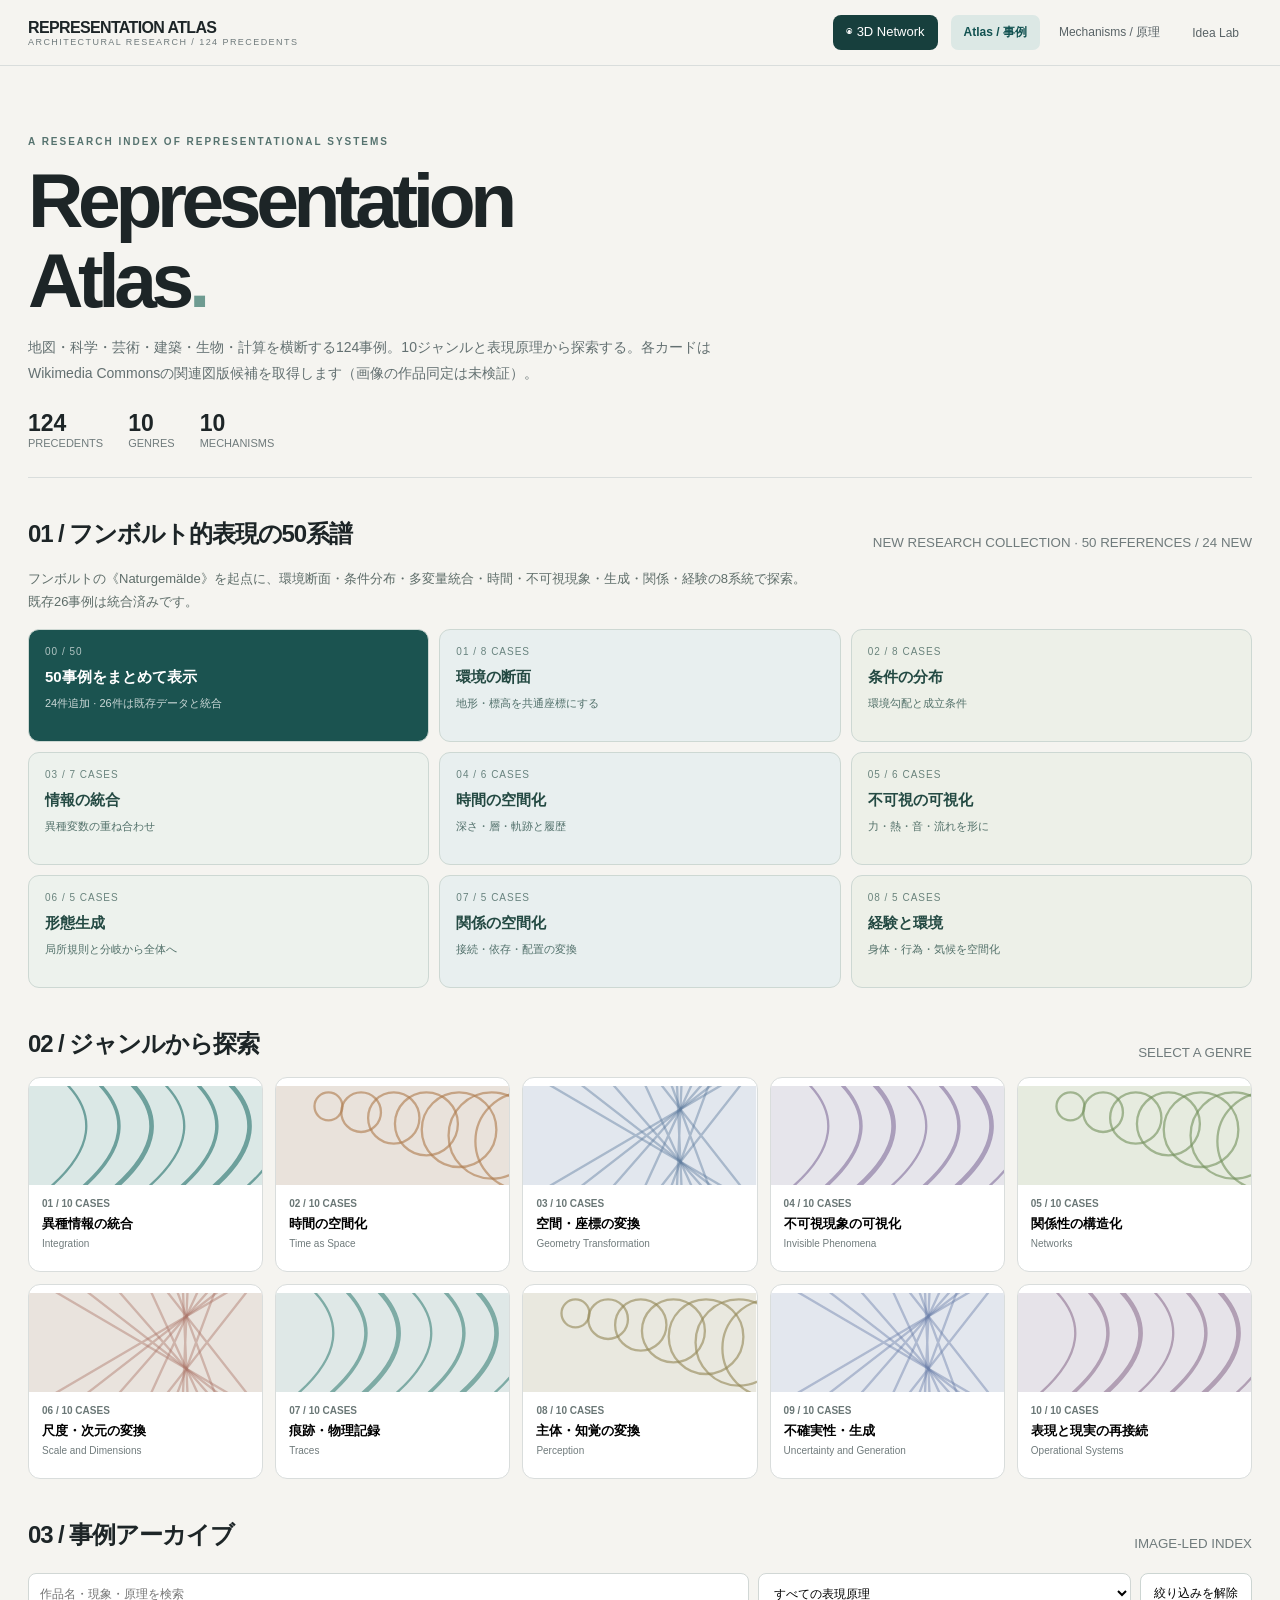
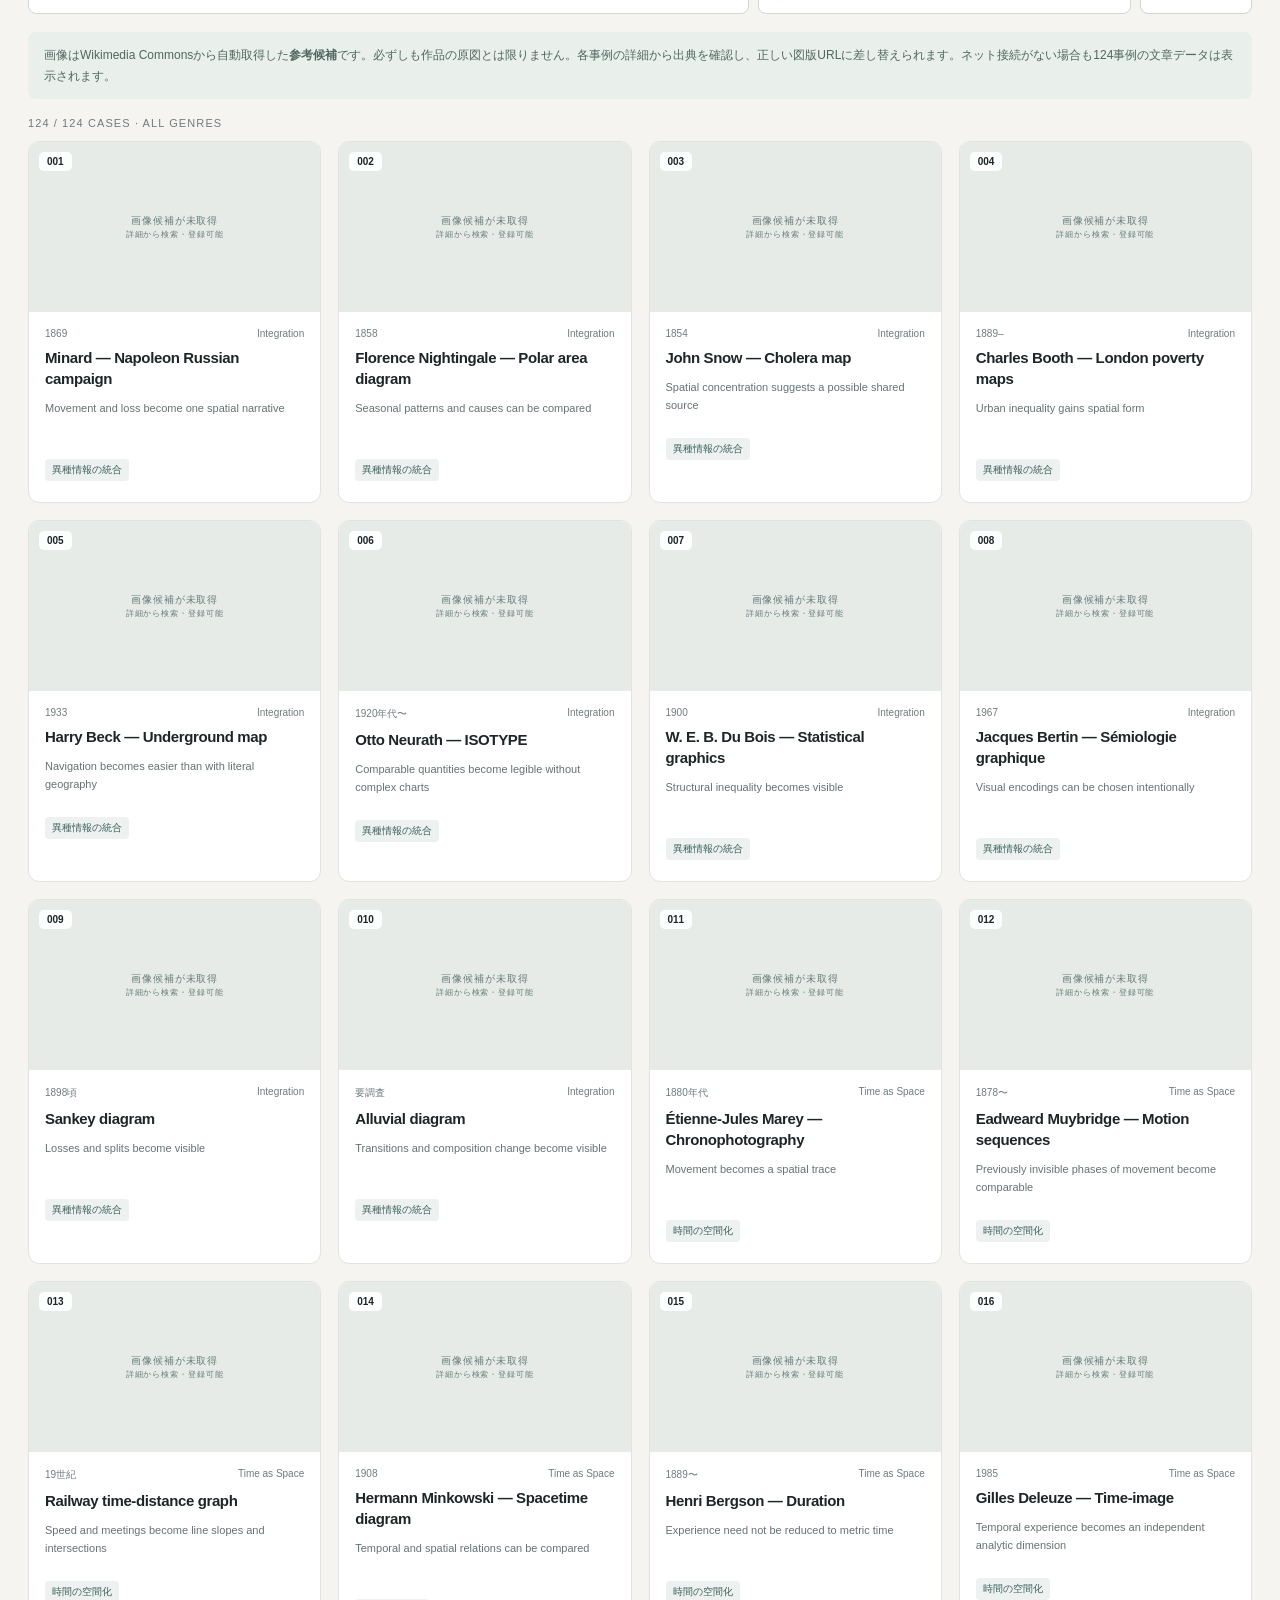
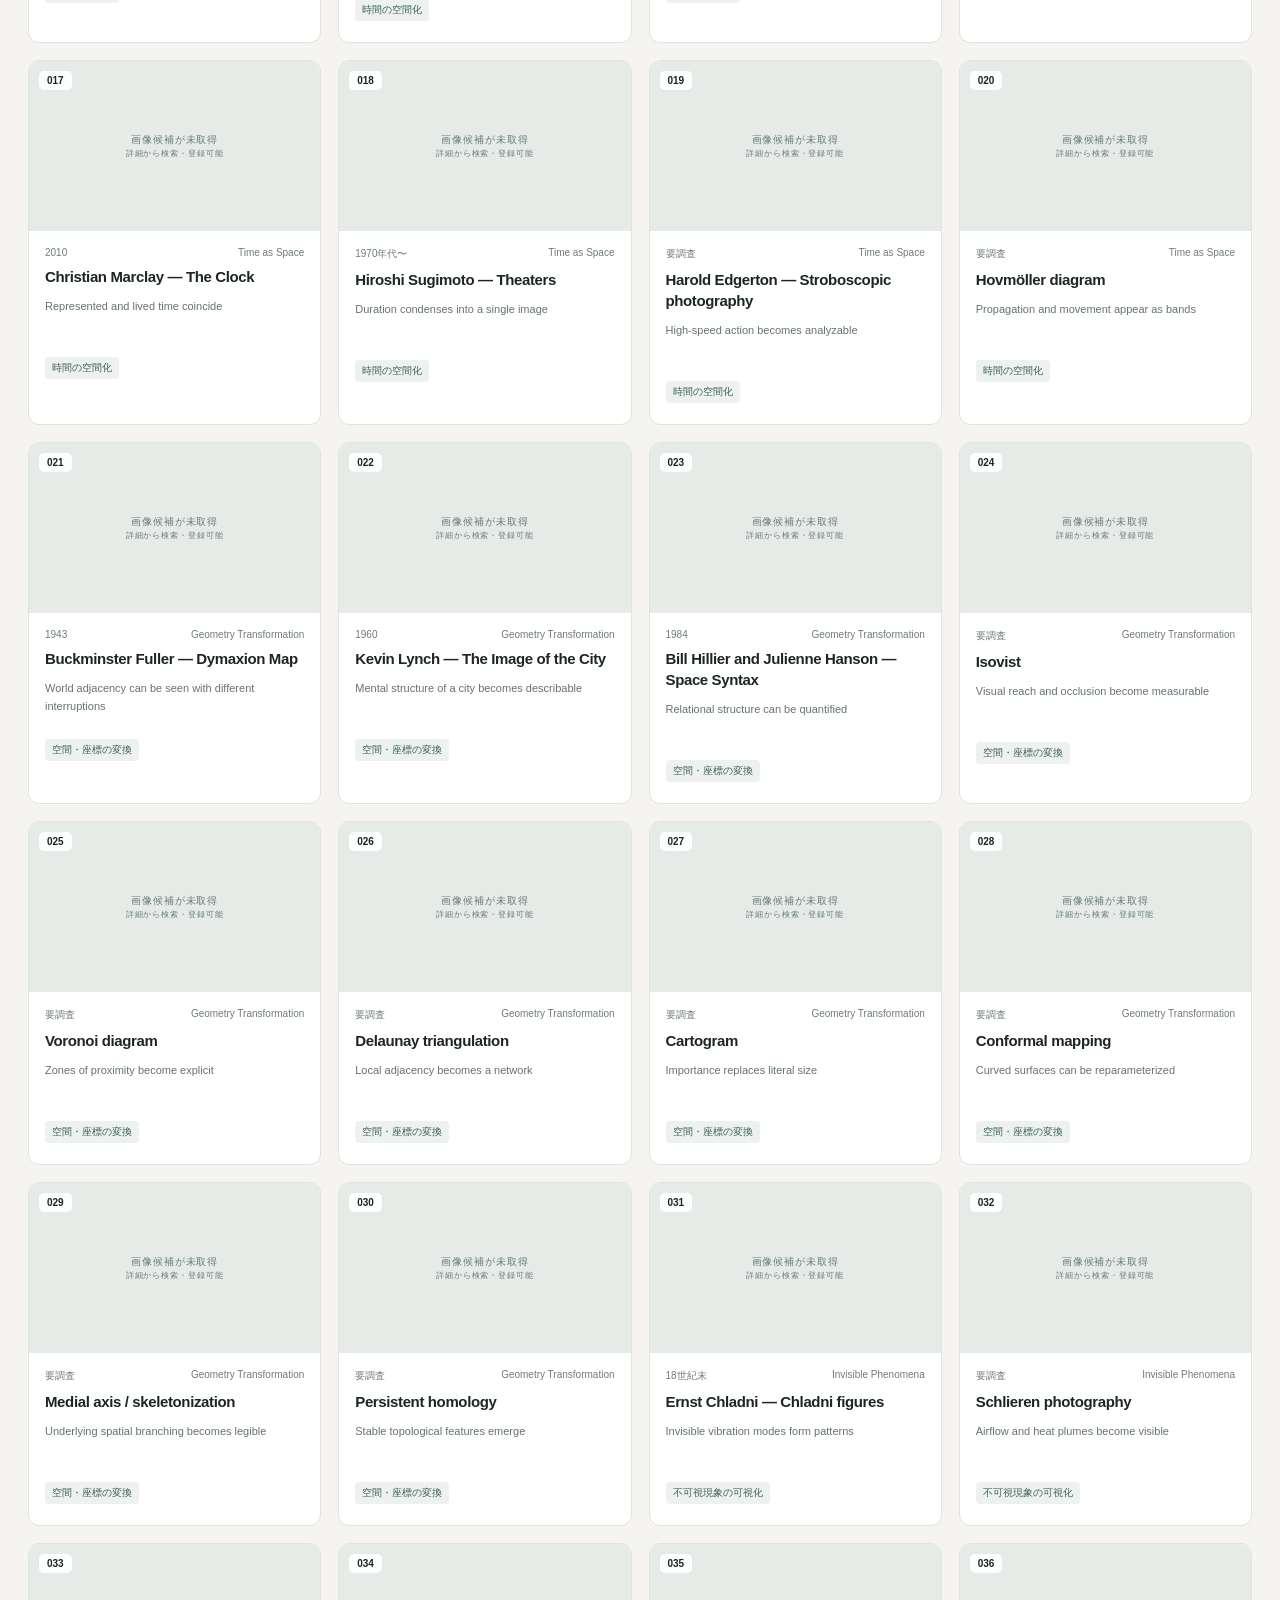
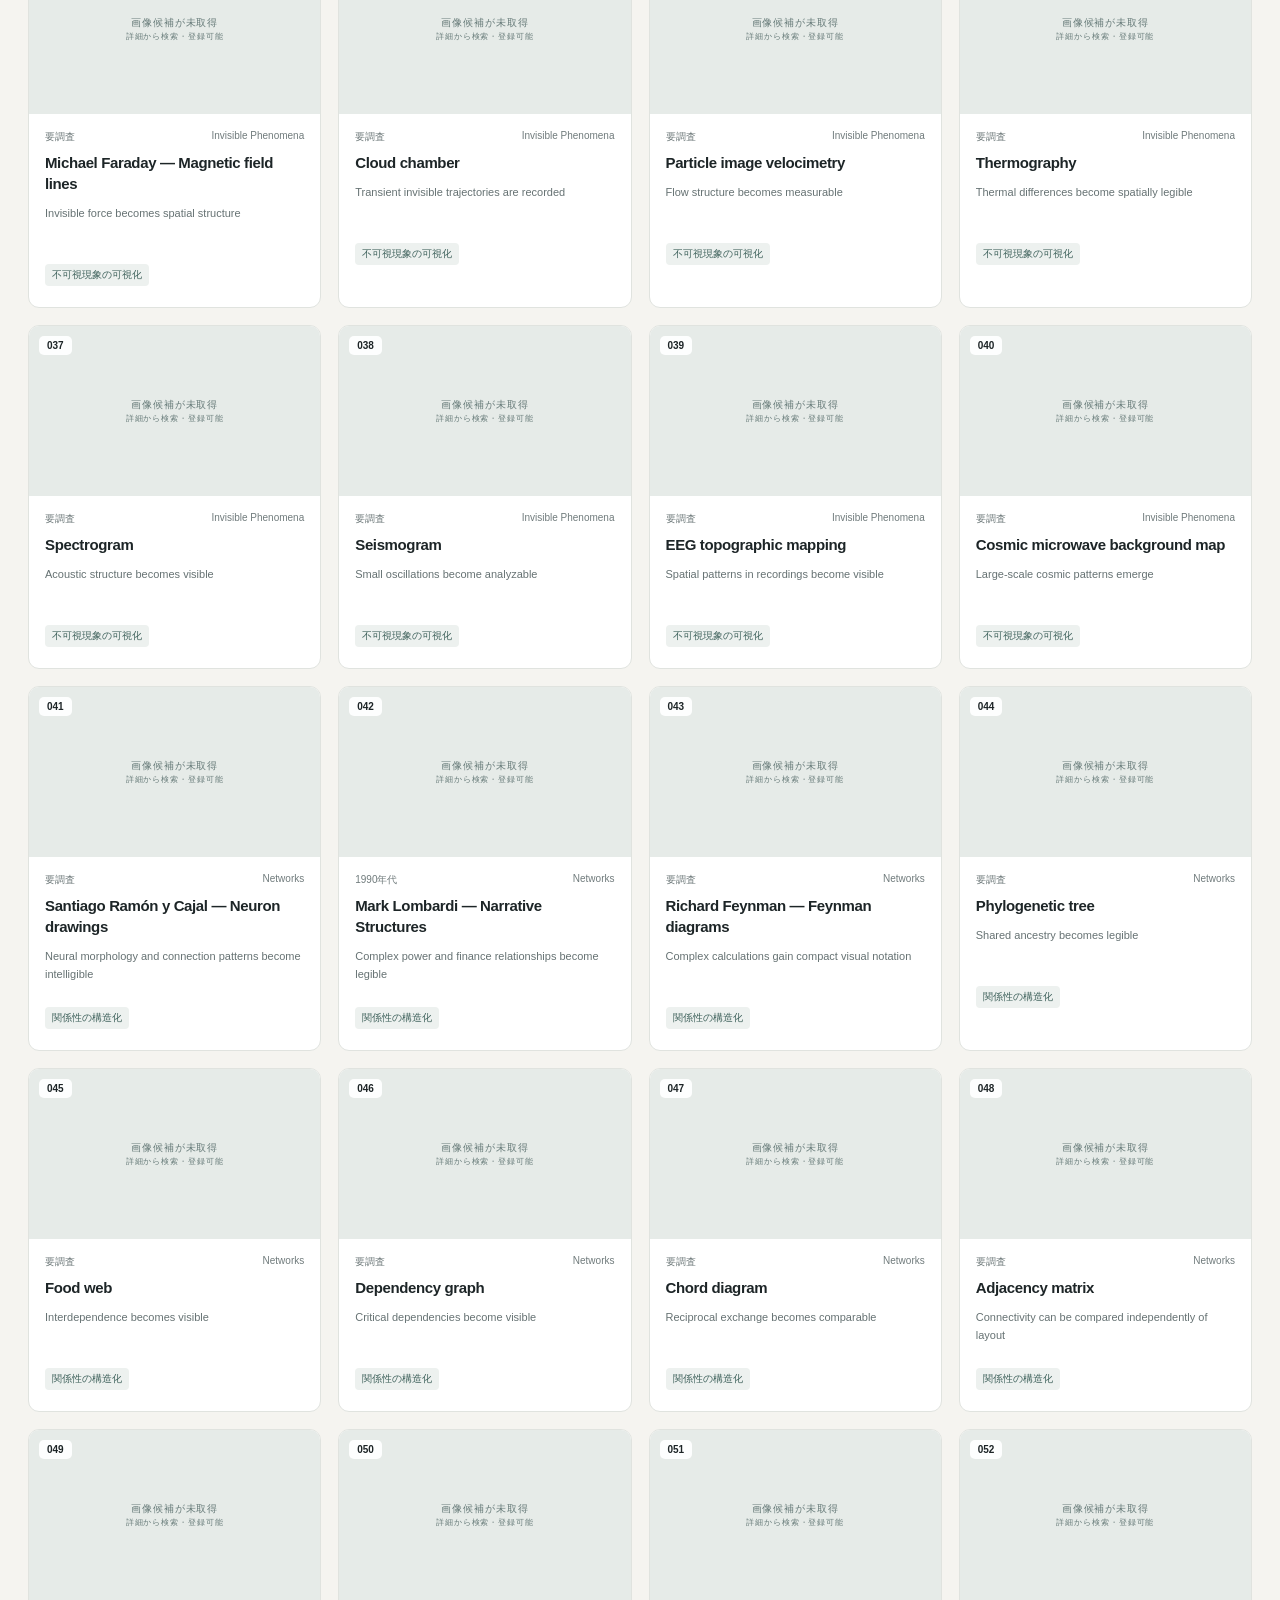
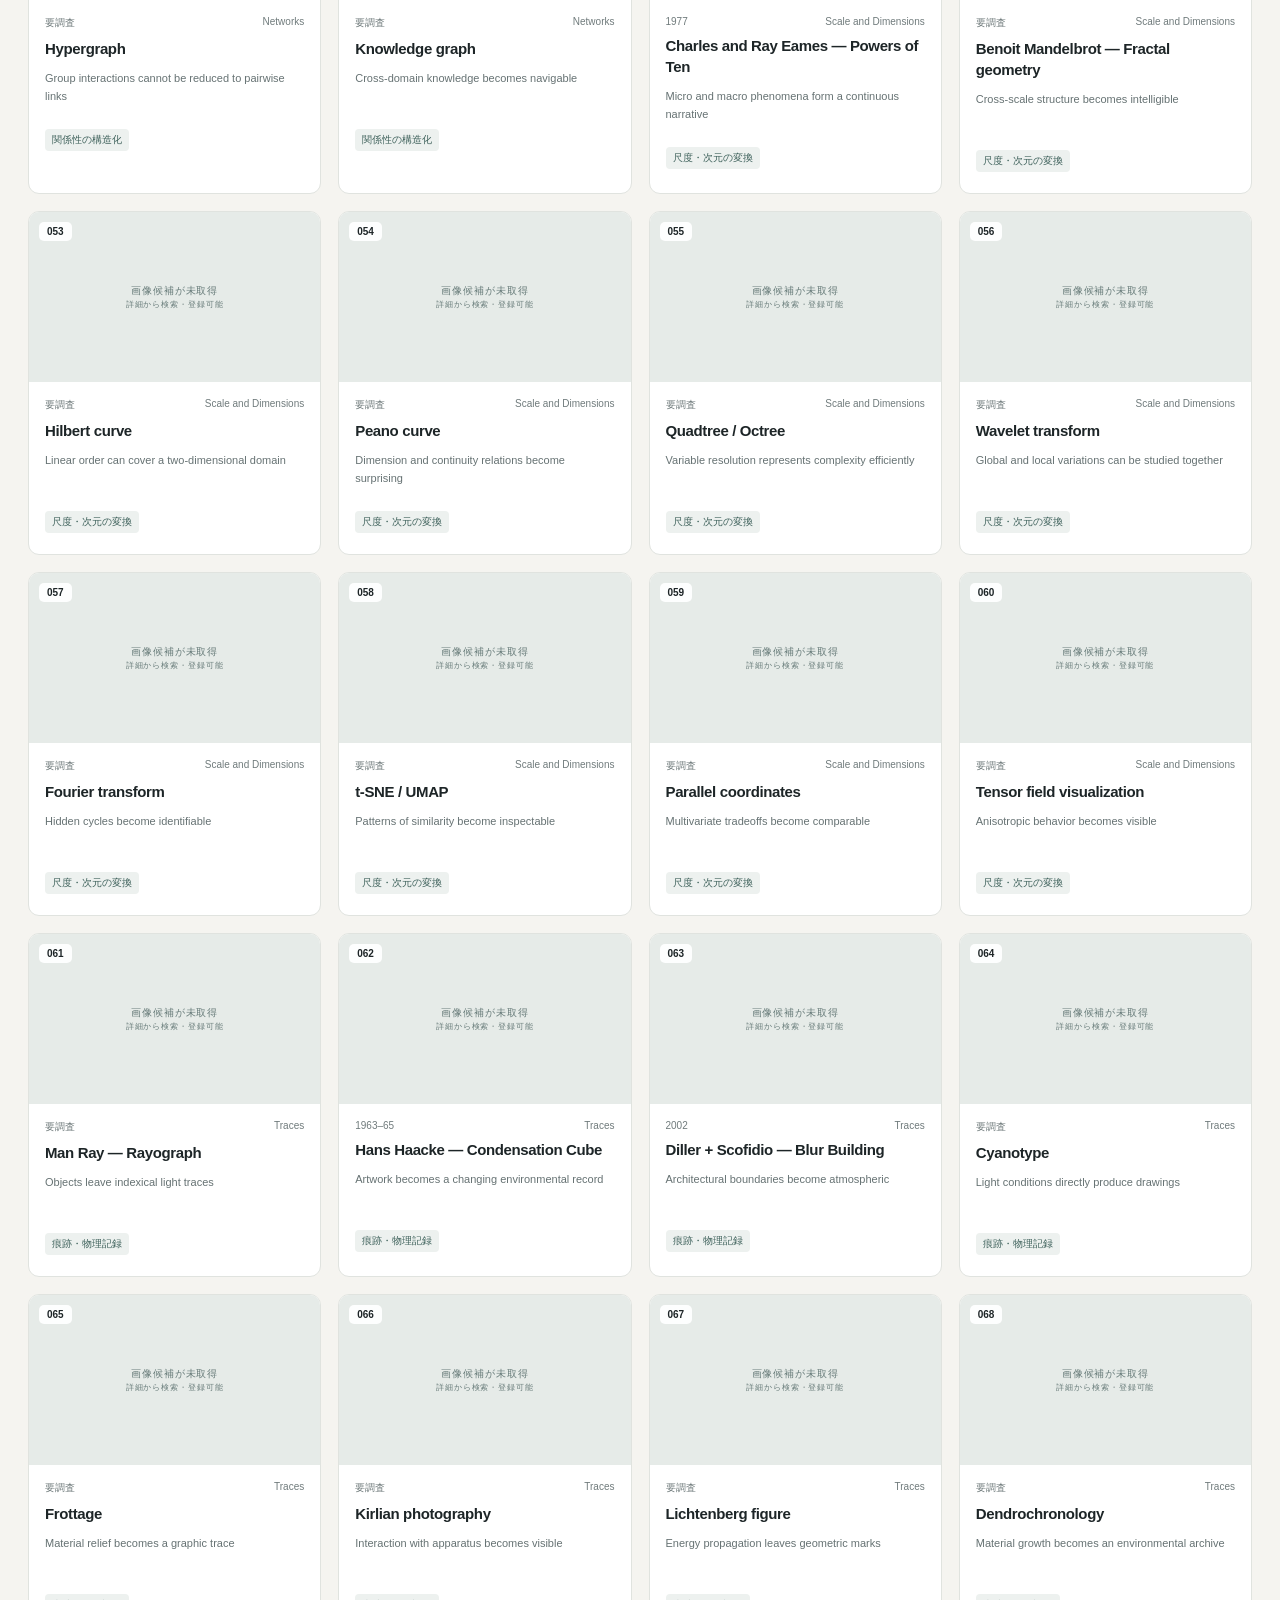
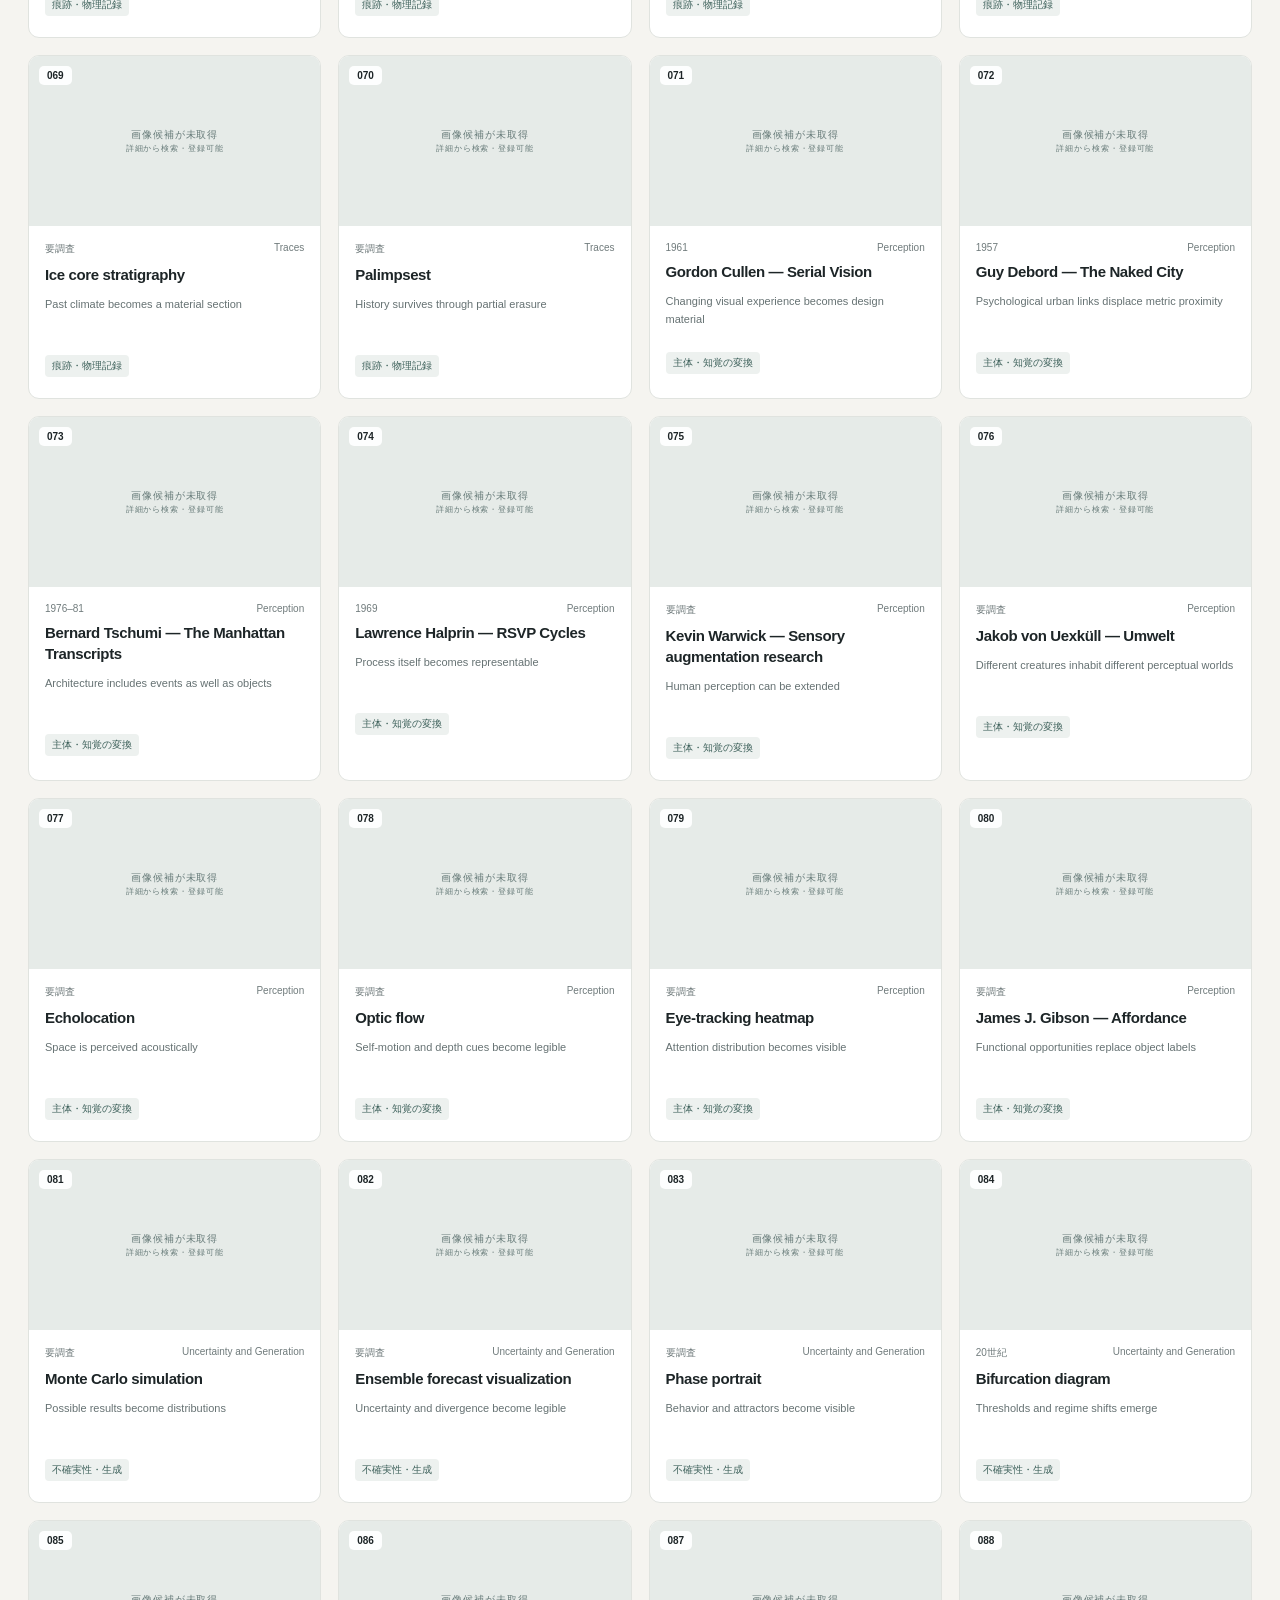
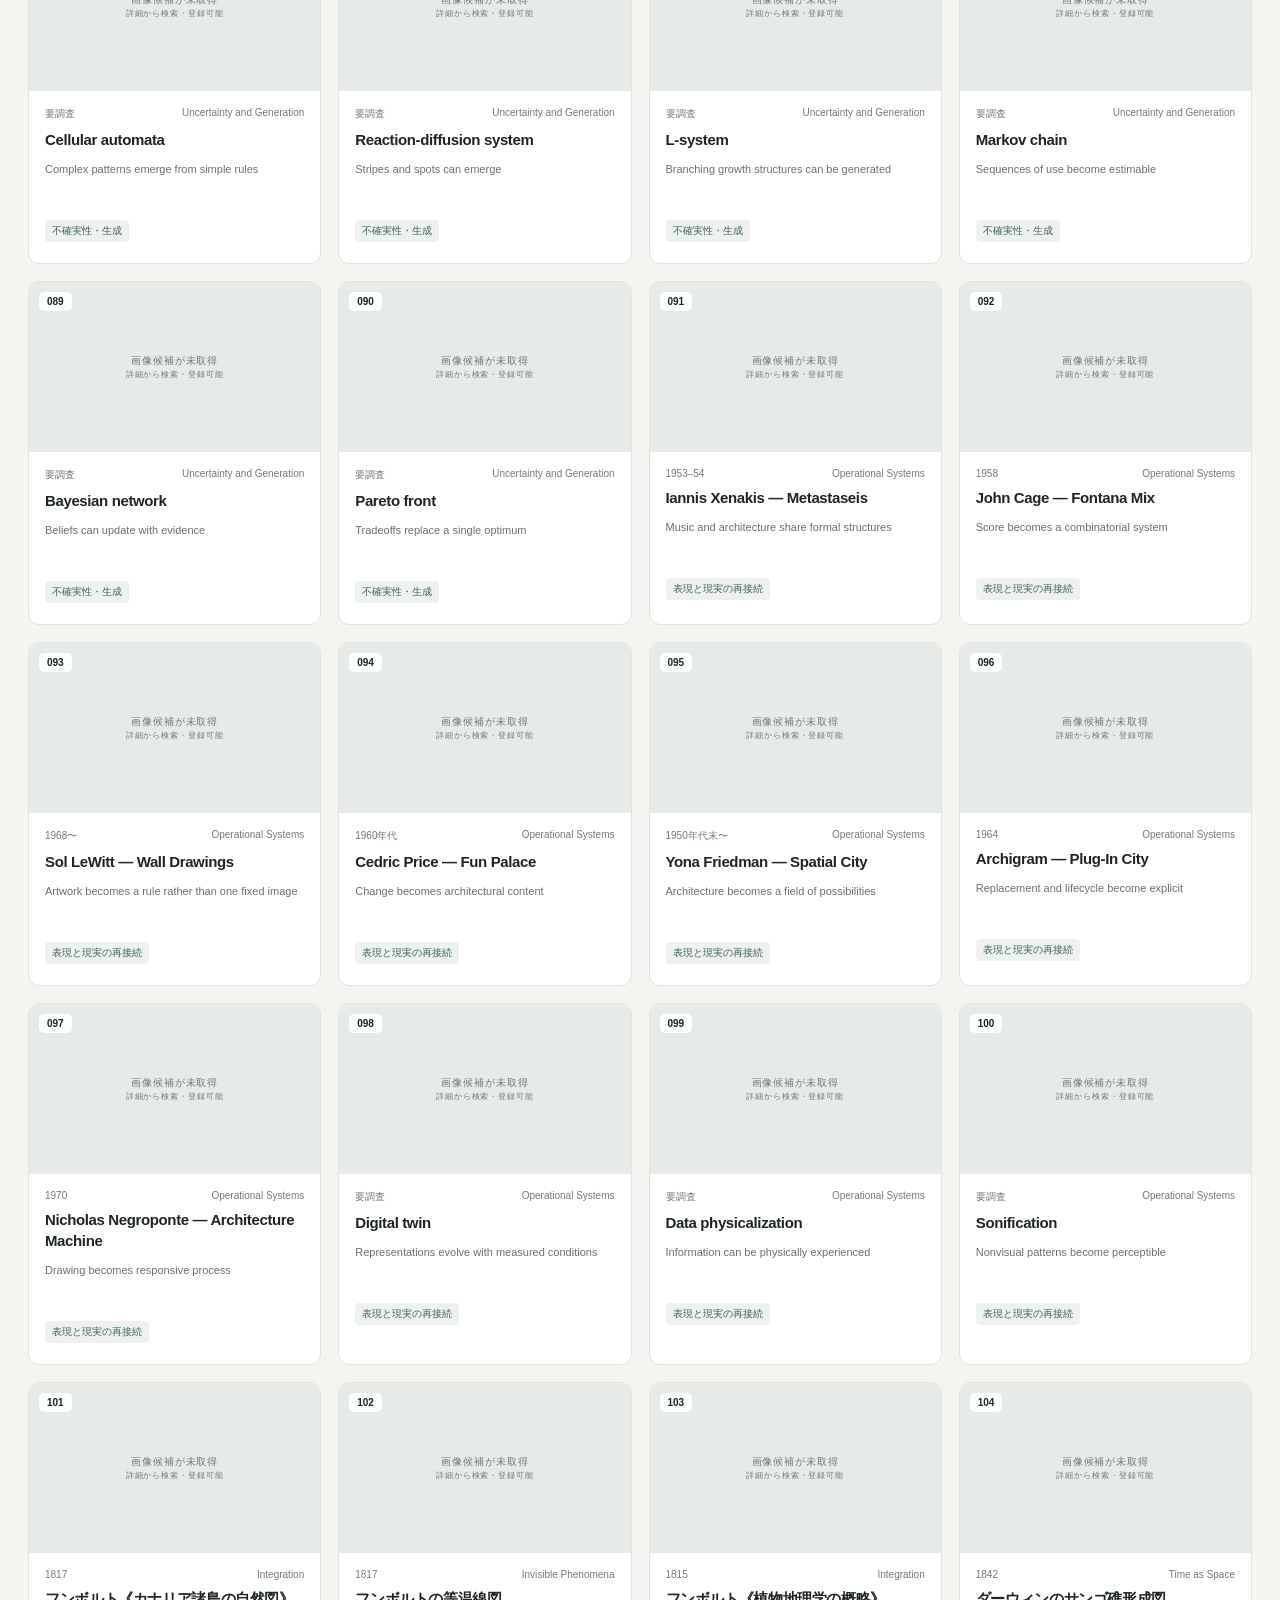
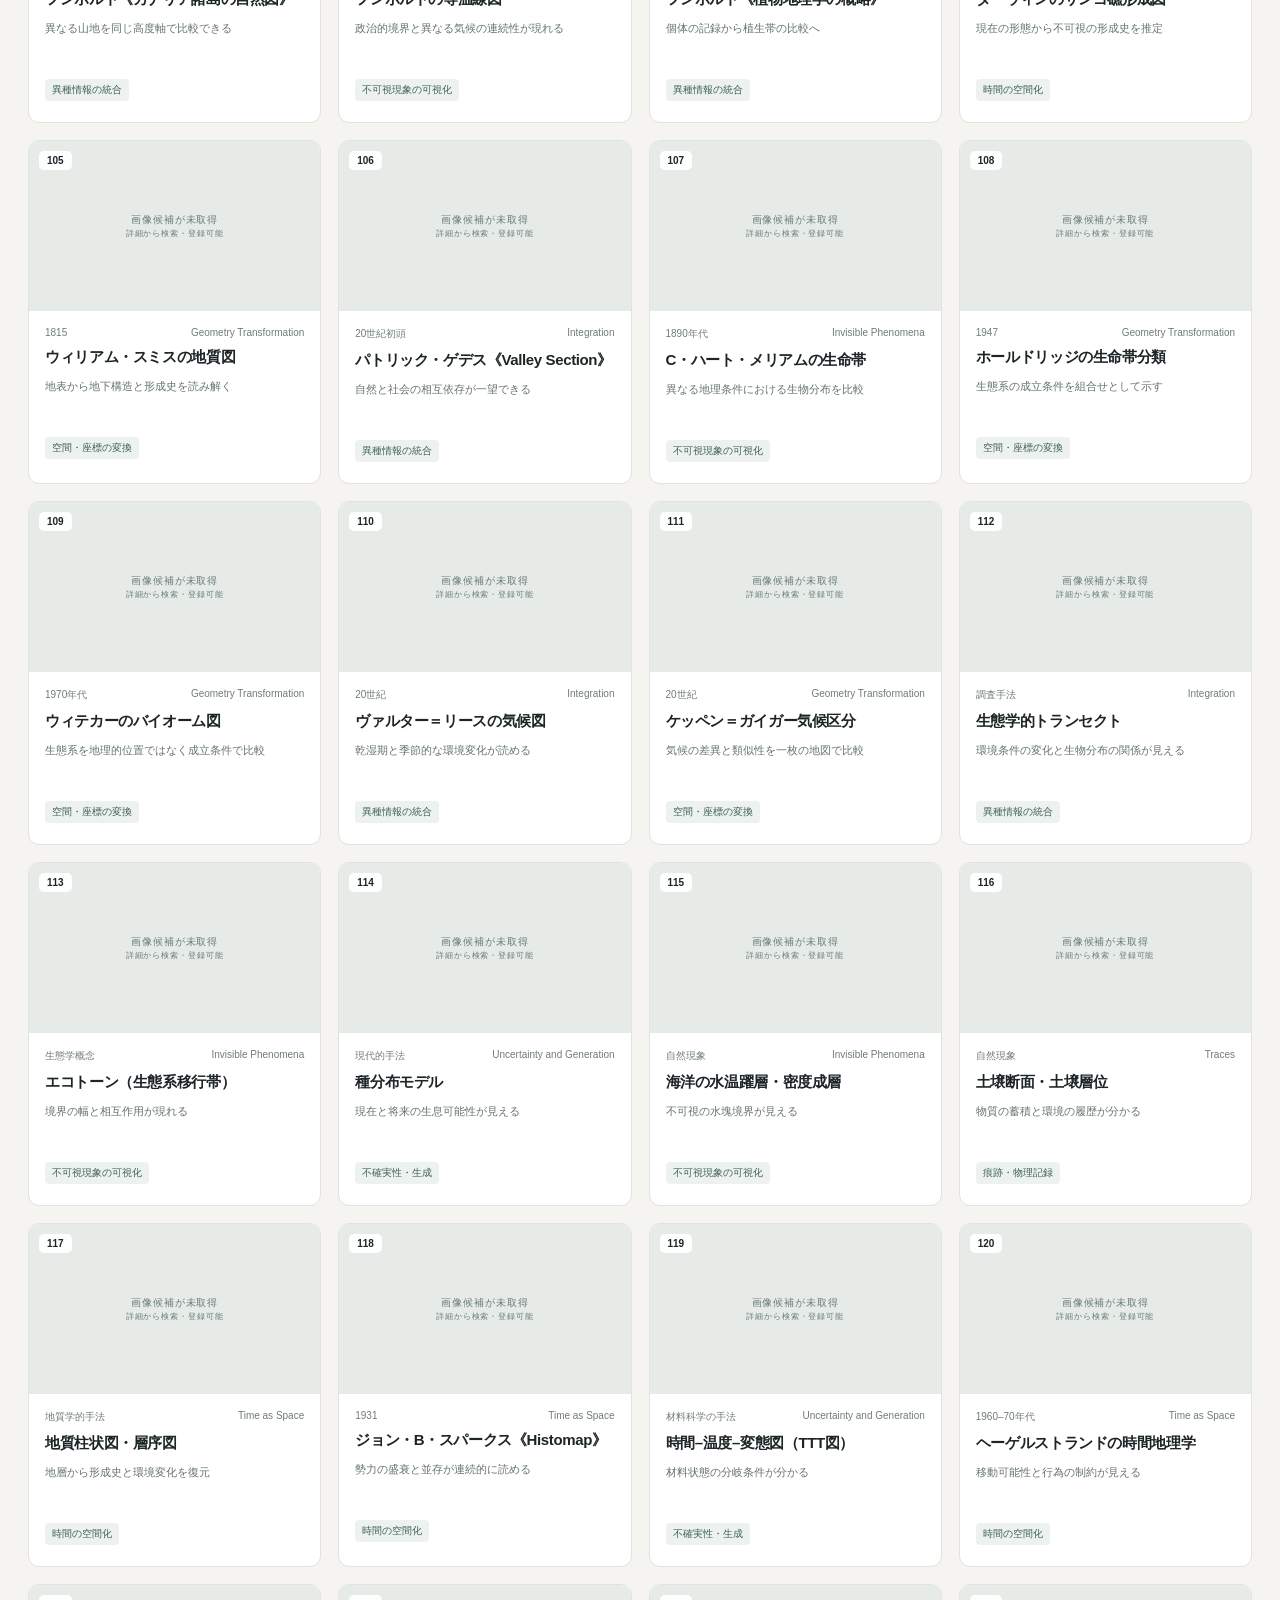
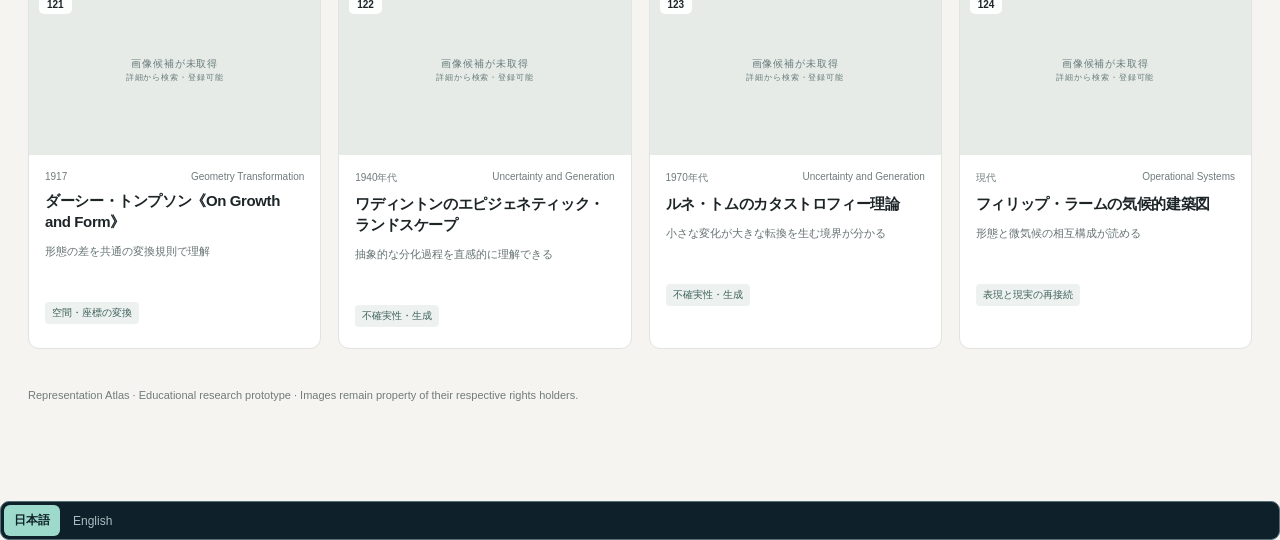
<file: index.html>
<!doctype html><html lang="ja"><head><meta name="apple-mobile-web-app-capable" content="yes"><meta name="apple-mobile-web-app-status-bar-style" content="black-translucent"><meta name="apple-mobile-web-app-title" content="Representation Atlas"><meta name="mobile-web-app-capable" content="yes"><link rel="manifest" href="./manifest.webmanifest"><meta name="robots" content="noindex, nofollow, noarchive"><meta charset="utf-8"><meta name="viewport" content="width=device-width, initial-scale=1"><title>Representation Atlas — Visual Research Archive</title><meta name="theme-color" content="#f5f4f0"><style>
:root{--bg:#f5f4f0;--paper:#fff;--ink:#1d2527;--muted:#707b7c;--line:#d9dddc;--accent:#155f60}*{box-sizing:border-box}body{margin:0;background:var(--bg);color:var(--ink);font-family:Inter,-apple-system,BlinkMacSystemFont,"Hiragino Kaku Gothic ProN","Yu Gothic",sans-serif}button,input,select{font:inherit}button{cursor:pointer}a{color:inherit;text-decoration:none}.top{position:sticky;top:0;z-index:50;background:#f5f4f0ed;border-bottom:1px solid var(--line);backdrop-filter:blur(14px)}.top-inner{max-width:1550px;margin:auto;padding:15px 28px;display:flex;align-items:center;justify-content:space-between;gap:16px}.logo{font-size:16px;font-weight:800;letter-spacing:-.04em}.logo small{display:block;font-size:9px;letter-spacing:.16em;font-weight:500;color:var(--muted)}nav{display:flex;gap:6px}nav button{border:0;background:transparent;padding:9px 13px;border-radius:7px;color:#596366;font-size:12px}nav button.active{background:#dce8e5;color:#125251;font-weight:700}.wrap{max-width:1550px;margin:auto;padding:30px 28px 100px}.hero{padding:40px 0 28px;border-bottom:1px solid var(--line)}.eyebrow{font-size:10px;letter-spacing:.2em;font-weight:750;color:#56736f}.hero h1{font-size:clamp(38px,6vw,85px);line-height:1.04;letter-spacing:-.07em;margin:14px 0}.hero p{max-width:730px;color:#637071;line-height:1.85;font-size:14px}.stats{display:flex;gap:25px;margin-top:23px;font-size:11px;color:var(--muted)}.stats b{font-size:23px;color:var(--ink);display:block}.section-title{display:flex;justify-content:space-between;align-items:end;gap:12px;margin:40px 0 17px}.section-title h2{font-size:24px;letter-spacing:-.045em;margin:0}.section-title small{color:var(--muted)}.genre-grid{display:grid;grid-template-columns:repeat(5,minmax(0,1fr));gap:12px}.genre{position:relative;text-align:left;border:1px solid var(--line);background:white;border-radius:12px;overflow:hidden;padding:0;min-height:195px;transition:.2s}.genre:hover,.genre.active{border-color:#327c77;transform:translateY(-2px)}.genre-art{height:99px;position:relative;overflow:hidden}.genre-art svg{width:100%;height:100%}.genre-text{padding:13px}.genre-text b{font-size:13px;display:block}.genre-text small{font-size:10px;color:var(--muted)}.genre-number{font-size:10px;font-weight:700;color:#6a7776;margin-bottom:6px}.toolbar{display:flex;flex-wrap:wrap;gap:9px;margin:22px 0 18px}.toolbar input,.toolbar select{border:1px solid #d1d7d5;background:#fff;padding:11px;border-radius:8px;min-height:41px;font-size:12px}.toolbar input{flex:2;min-width:180px}.toolbar select{flex:1;min-width:150px}.action{border:1px solid #ccd5d2;background:#fff;border-radius:8px;padding:10px 13px;font-size:12px}.action:hover{border-color:var(--accent)}.count{font-size:11px;color:var(--muted);letter-spacing:.1em;margin-bottom:12px}.cards{display:grid;grid-template-columns:repeat(4,minmax(0,1fr));gap:17px}.case{border:1px solid #e0e3df;border-radius:11px;overflow:hidden;background:white;min-width:0;transition:transform .2s,border-color .2s}.case:hover{transform:translateY(-3px);border-color:#a8b9b4}.case-photo{height:170px;background:#e6ebe8;position:relative;overflow:hidden;display:flex;align-items:center;justify-content:center}.case-photo img{width:100%;height:100%;object-fit:contain;background:#f1f2ee}.case-photo .placeholder{font-size:10px;letter-spacing:.09em;color:#667a78;text-align:center;padding:12px}.case-photo .num{position:absolute;top:10px;left:10px;background:#fffffff0;padding:4px 8px;border-radius:5px;font-size:10px;font-weight:750}.case-info{padding:16px}.case-info h3{font-size:15px;line-height:1.4;margin:8px 0 10px;letter-spacing:-.025em}.case-info p{font-size:11px;line-height:1.65;color:#667273;margin:0 0 12px;min-height:48px}.pill{display:inline-block;border-radius:4px;padding:4px 7px;font-size:10px;background:#edf1ef;color:#3e615b;margin:0 4px 5px 0}.case-meta{font-size:10px;color:var(--muted);display:flex;justify-content:space-between}.modal-bg{position:fixed;inset:0;background:#152220a6;z-index:100;display:flex;align-items:center;justify-content:center;padding:18px}.modal{width:min(940px,100%);max-height:92vh;overflow:auto;background:white;border-radius:13px;position:relative}.modal-close{position:sticky;top:12px;float:right;z-index:4;margin:12px;background:#fff;border:1px solid #d2dad6;border-radius:8px;padding:7px 13px}.modal-inner{padding:22px 28px 34px}.modal-photo{width:100%;height:310px;object-fit:contain;background:#eff2ef;border-radius:9px}.modal h2{font-size:27px;letter-spacing:-.04em}.detail-grid{display:grid;grid-template-columns:1fr 1fr;gap:12px}.detail-panel{background:#f5f7f5;border-radius:8px;padding:15px}.detail-panel small{font-size:10px;color:#63746e;letter-spacing:.1em}.detail-panel p{font-size:13px;line-height:1.7;margin:8px 0}.credit{font-size:11px;color:#66716d;line-height:1.7}.link{color:#126f70;text-decoration:underline;word-break:break-all}.idea{padding:18px;background:white;border:1px solid var(--line);border-radius:9px;margin-bottom:12px}.idea h3{margin:0 0 8px}.idea p{font-size:12px;color:#66716e}.note{padding:13px 16px;background:#e9efeb;border-radius:8px;color:#506660;font-size:12px;line-height:1.7;margin:18px 0}.empty{padding:40px;text-align:center;color:var(--muted)}.foot{margin-top:40px;font-size:11px;color:var(--muted)}@media(max-width:1100px){.genre-grid{grid-template-columns:repeat(3,1fr)}.cards{grid-template-columns:repeat(3,1fr)}}@media(max-width:700px){.top-inner{padding:12px 16px;display:block}.logo{font-size:14px}nav{margin-top:8px;overflow:auto;white-space:nowrap}nav button{padding:7px 9px}.wrap{padding:15px 15px 70px}.hero{padding:25px 0}.hero h1{font-size:42px}.genre-grid{grid-template-columns:repeat(2,minmax(0,1fr));gap:9px}.genre{min-height:155px}.genre-art{height:78px}.genre-text{padding:9px}.genre-text b{font-size:11px}.cards{grid-template-columns:repeat(2,minmax(0,1fr));gap:9px}.case-photo{height:120px}.case-info{padding:11px}.case-info h3{font-size:12px}.case-info p{font-size:10px;min-height:65px}.detail-grid{grid-template-columns:1fr}.modal-inner{padding:18px}.modal-photo{height:220px}.stats{gap:18px}.section-title h2{font-size:21px}}

/* Humboldt research collection */
.humboldt-grid{display:grid;grid-template-columns:repeat(3,minmax(0,1fr));gap:10px;margin:16px 0 34px}.humboldt-tile{min-height:113px;border:1px solid #cdd8d3;background:#edf2ed;border-radius:11px;padding:16px;text-align:left;display:flex;flex-direction:column;gap:9px;color:#244a43;transition:background .2s,transform .2s}.humboldt-tile:nth-child(3n){background:#edf0e8}.humboldt-tile:nth-child(3n+2){background:#e8efef}.humboldt-tile.all{background:#1b5350;color:white}.humboldt-tile:hover{transform:translateY(-2px)}.humboldt-tile.selected{outline:3px solid #aa8550;outline-offset:1px}.humboldt-tile b{font-size:15px;line-height:1.4}.humboldt-tile small{font-size:11px;opacity:.77}.ht-index{font-size:10px;letter-spacing:.1em;opacity:.65}.research-intro{color:#5e6d69;font-size:13px;line-height:1.8;max-width:790px}.humboldt-mark{position:absolute;right:9px;top:9px;background:#244e47;color:white;padding:4px 7px;border-radius:4px;font-size:10px;letter-spacing:.08em}.case-photo{position:relative}@media(max-width:750px){.humboldt-grid{grid-template-columns:repeat(2,minmax(0,1fr))}.humboldt-tile{min-height:120px;padding:12px}}@media(max-width:380px){.humboldt-grid{grid-template-columns:1fr}}

.atlas-lang{display:flex;align-items:center;gap:3px;padding:3px;border:1px solid #577078;border-radius:9px;background:#0e2029;z-index:12;flex-shrink:0}.atlas-lang button{padding:7px 10px;background:transparent;border:0;border-radius:6px;color:#aabec2;font-size:12px;white-space:nowrap;cursor:pointer}.atlas-lang button[aria-pressed="true"]{background:#9ddacb;color:#102329;font-weight:700}@media(max-width:750px){.atlas-lang{position:fixed;right:10px;bottom:12px;box-shadow:0 5px 25px #0009}.atlas-lang button{padding:10px 12px}}
</style></head><body><header class="top"><div class="top-inner"><div class="logo">REPRESENTATION ATLAS<small>ARCHITECTURAL RESEARCH / 124 PRECEDENTS</small></div><nav><a href="./graph.html" style="display:inline-block;padding:9px 13px;background:#173f3d;color:#fff;border-radius:8px;text-decoration:none;font-size:13px;margin-right:7px">◉ 3D Network</a><button class="active" data-nav="atlas">Atlas / 事例</button><button data-nav="mechanisms">Mechanisms / 原理</button><button data-nav="ideas">Idea Lab</button></nav></div></header><main class="wrap" id="content"><h1>Representation Atlas</h1><p>124事例を読み込み中です。JavaScriptが利用できない環境では、付属の data.json をご覧ください。</p></main><noscript><main style="max-width:1100px;margin:30px auto;padding:20px"><h1>Representation Atlas — 124事例</h1><p>検索機能を使うにはSafari / ChromeでJavaScriptを有効にしてください。</p><ol><li><strong>Minard — Napoleon Russian campaign</strong> — Movement and loss become one spatial narrative</li><li><strong>Florence Nightingale — Polar area diagram</strong> — Seasonal patterns and causes can be compared</li><li><strong>John Snow — Cholera map</strong> — Spatial concentration suggests a possible shared source</li><li><strong>Charles Booth — London poverty maps</strong> — Urban inequality gains spatial form</li><li><strong>Harry Beck — Underground map</strong> — Navigation becomes easier than with literal geography</li><li><strong>Otto Neurath — ISOTYPE</strong> — Comparable quantities become legible without complex charts</li><li><strong>W. E. B. Du Bois — Statistical graphics</strong> — Structural inequality becomes visible</li><li><strong>Jacques Bertin — Sémiologie graphique</strong> — Visual encodings can be chosen intentionally</li><li><strong>Sankey diagram</strong> — Losses and splits become visible</li><li><strong>Alluvial diagram</strong> — Transitions and composition change become visible</li><li><strong>Étienne-Jules Marey — Chronophotography</strong> — Movement becomes a spatial trace</li><li><strong>Eadweard Muybridge — Motion sequences</strong> — Previously invisible phases of movement become comparable</li><li><strong>Railway time-distance graph</strong> — Speed and meetings become line slopes and intersections</li><li><strong>Hermann Minkowski — Spacetime diagram</strong> — Temporal and spatial relations can be compared</li><li><strong>Henri Bergson — Duration</strong> — Experience need not be reduced to metric time</li><li><strong>Gilles Deleuze — Time-image</strong> — Temporal experience becomes an independent analytic dimension</li><li><strong>Christian Marclay — The Clock</strong> — Represented and lived time coincide</li><li><strong>Hiroshi Sugimoto — Theaters</strong> — Duration condenses into a single image</li><li><strong>Harold Edgerton — Stroboscopic photography</strong> — High-speed action becomes analyzable</li><li><strong>Hovmöller diagram</strong> — Propagation and movement appear as bands</li><li><strong>Buckminster Fuller — Dymaxion Map</strong> — World adjacency can be seen with different interruptions</li><li><strong>Kevin Lynch — The Image of the City</strong> — Mental structure of a city becomes describable</li><li><strong>Bill Hillier and Julienne Hanson — Space Syntax</strong> — Relational structure can be quantified</li><li><strong>Isovist</strong> — Visual reach and occlusion become measurable</li><li><strong>Voronoi diagram</strong> — Zones of proximity become explicit</li><li><strong>Delaunay triangulation</strong> — Local adjacency becomes a network</li><li><strong>Cartogram</strong> — Importance replaces literal size</li><li><strong>Conformal mapping</strong> — Curved surfaces can be reparameterized</li><li><strong>Medial axis / skeletonization</strong> — Underlying spatial branching becomes legible</li><li><strong>Persistent homology</strong> — Stable topological features emerge</li><li><strong>Ernst Chladni — Chladni figures</strong> — Invisible vibration modes form patterns</li><li><strong>Schlieren photography</strong> — Airflow and heat plumes become visible</li><li><strong>Michael Faraday — Magnetic field lines</strong> — Invisible force becomes spatial structure</li><li><strong>Cloud chamber</strong> — Transient invisible trajectories are recorded</li><li><strong>Particle image velocimetry</strong> — Flow structure becomes measurable</li><li><strong>Thermography</strong> — Thermal differences become spatially legible</li><li><strong>Spectrogram</strong> — Acoustic structure becomes visible</li><li><strong>Seismogram</strong> — Small oscillations become analyzable</li><li><strong>EEG topographic mapping</strong> — Spatial patterns in recordings become visible</li><li><strong>Cosmic microwave background map</strong> — Large-scale cosmic patterns emerge</li><li><strong>Santiago Ramón y Cajal — Neuron drawings</strong> — Neural morphology and connection patterns become intelligible</li><li><strong>Mark Lombardi — Narrative Structures</strong> — Complex power and finance relationships become legible</li><li><strong>Richard Feynman — Feynman diagrams</strong> — Complex calculations gain compact visual notation</li><li><strong>Phylogenetic tree</strong> — Shared ancestry becomes legible</li><li><strong>Food web</strong> — Interdependence becomes visible</li><li><strong>Dependency graph</strong> — Critical dependencies become visible</li><li><strong>Chord diagram</strong> — Reciprocal exchange becomes comparable</li><li><strong>Adjacency matrix</strong> — Connectivity can be compared independently of layout</li><li><strong>Hypergraph</strong> — Group interactions cannot be reduced to pairwise links</li><li><strong>Knowledge graph</strong> — Cross-domain knowledge becomes navigable</li><li><strong>Charles and Ray Eames — Powers of Ten</strong> — Micro and macro phenomena form a continuous narrative</li><li><strong>Benoit Mandelbrot — Fractal geometry</strong> — Cross-scale structure becomes intelligible</li><li><strong>Hilbert curve</strong> — Linear order can cover a two-dimensional domain</li><li><strong>Peano curve</strong> — Dimension and continuity relations become surprising</li><li><strong>Quadtree / Octree</strong> — Variable resolution represents complexity efficiently</li><li><strong>Wavelet transform</strong> — Global and local variations can be studied together</li><li><strong>Fourier transform</strong> — Hidden cycles become identifiable</li><li><strong>t-SNE / UMAP</strong> — Patterns of similarity become inspectable</li><li><strong>Parallel coordinates</strong> — Multivariate tradeoffs become comparable</li><li><strong>Tensor field visualization</strong> — Anisotropic behavior becomes visible</li><li><strong>Man Ray — Rayograph</strong> — Objects leave indexical light traces</li><li><strong>Hans Haacke — Condensation Cube</strong> — Artwork becomes a changing environmental record</li><li><strong>Diller + Scofidio — Blur Building</strong> — Architectural boundaries become atmospheric</li><li><strong>Cyanotype</strong> — Light conditions directly produce drawings</li><li><strong>Frottage</strong> — Material relief becomes a graphic trace</li><li><strong>Kirlian photography</strong> — Interaction with apparatus becomes visible</li><li><strong>Lichtenberg figure</strong> — Energy propagation leaves geometric marks</li><li><strong>Dendrochronology</strong> — Material growth becomes an environmental archive</li><li><strong>Ice core stratigraphy</strong> — Past climate becomes a material section</li><li><strong>Palimpsest</strong> — History survives through partial erasure</li><li><strong>Gordon Cullen — Serial Vision</strong> — Changing visual experience becomes design material</li><li><strong>Guy Debord — The Naked City</strong> — Psychological urban links displace metric proximity</li><li><strong>Bernard Tschumi — The Manhattan Transcripts</strong> — Architecture includes events as well as objects</li><li><strong>Lawrence Halprin — RSVP Cycles</strong> — Process itself becomes representable</li><li><strong>Kevin Warwick — Sensory augmentation research</strong> — Human perception can be extended</li><li><strong>Jakob von Uexküll — Umwelt</strong> — Different creatures inhabit different perceptual worlds</li><li><strong>Echolocation</strong> — Space is perceived acoustically</li><li><strong>Optic flow</strong> — Self-motion and depth cues become legible</li><li><strong>Eye-tracking heatmap</strong> — Attention distribution becomes visible</li><li><strong>James J. Gibson — Affordance</strong> — Functional opportunities replace object labels</li><li><strong>Monte Carlo simulation</strong> — Possible results become distributions</li><li><strong>Ensemble forecast visualization</strong> — Uncertainty and divergence become legible</li><li><strong>Phase portrait</strong> — Behavior and attractors become visible</li><li><strong>Bifurcation diagram</strong> — Thresholds and regime shifts emerge</li><li><strong>Cellular automata</strong> — Complex patterns emerge from simple rules</li><li><strong>Reaction-diffusion system</strong> — Stripes and spots can emerge</li><li><strong>L-system</strong> — Branching growth structures can be generated</li><li><strong>Markov chain</strong> — Sequences of use become estimable</li><li><strong>Bayesian network</strong> — Beliefs can update with evidence</li><li><strong>Pareto front</strong> — Tradeoffs replace a single optimum</li><li><strong>Iannis Xenakis — Metastaseis</strong> — Music and architecture share formal structures</li><li><strong>John Cage — Fontana Mix</strong> — Score becomes a combinatorial system</li><li><strong>Sol LeWitt — Wall Drawings</strong> — Artwork becomes a rule rather than one fixed image</li><li><strong>Cedric Price — Fun Palace</strong> — Change becomes architectural content</li><li><strong>Yona Friedman — Spatial City</strong> — Architecture becomes a field of possibilities</li><li><strong>Archigram — Plug-In City</strong> — Replacement and lifecycle become explicit</li><li><strong>Nicholas Negroponte — Architecture Machine</strong> — Drawing becomes responsive process</li><li><strong>Digital twin</strong> — Representations evolve with measured conditions</li><li><strong>Data physicalization</strong> — Information can be physically experienced</li><li><strong>Sonification</strong> — Nonvisual patterns become perceptible</li><li><strong>フンボルト《カナリア諸島の自然図》</strong> — 異なる山地を同じ高度軸で比較できる</li><li><strong>フンボルトの等温線図</strong> — 政治的境界と異なる気候の連続性が現れる</li><li><strong>フンボルト《植物地理学の概略》</strong> — 個体の記録から植生帯の比較へ</li><li><strong>ダーウィンのサンゴ礁形成図</strong> — 現在の形態から不可視の形成史を推定</li><li><strong>ウィリアム・スミスの地質図</strong> — 地表から地下構造と形成史を読み解く</li><li><strong>パトリック・ゲデス《Valley Section》</strong> — 自然と社会の相互依存が一望できる</li><li><strong>C・ハート・メリアムの生命帯</strong> — 異なる地理条件における生物分布を比較</li><li><strong>ホールドリッジの生命帯分類</strong> — 生態系の成立条件を組合せとして示す</li><li><strong>ウィテカーのバイオーム図</strong> — 生態系を地理的位置ではなく成立条件で比較</li><li><strong>ヴァルター＝リースの気候図</strong> — 乾湿期と季節的な環境変化が読める</li><li><strong>ケッペン＝ガイガー気候区分</strong> — 気候の差異と類似性を一枚の地図で比較</li><li><strong>生態学的トランセクト</strong> — 環境条件の変化と生物分布の関係が見える</li><li><strong>エコトーン（生態系移行帯）</strong> — 境界の幅と相互作用が現れる</li><li><strong>種分布モデル</strong> — 現在と将来の生息可能性が見える</li><li><strong>海洋の水温躍層・密度成層</strong> — 不可視の水塊境界が見える</li><li><strong>土壌断面・土壌層位</strong> — 物質の蓄積と環境の履歴が分かる</li><li><strong>地質柱状図・層序図</strong> — 地層から形成史と環境変化を復元</li><li><strong>ジョン・B・スパークス《Histomap》</strong> — 勢力の盛衰と並存が連続的に読める</li><li><strong>時間–温度–変態図（TTT図）</strong> — 材料状態の分岐条件が分かる</li><li><strong>ヘーゲルストランドの時間地理学</strong> — 移動可能性と行為の制約が見える</li><li><strong>ダーシー・トンプソン《On Growth and Form》</strong> — 形態の差を共通の変換規則で理解</li><li><strong>ワディントンのエピジェネティック・ランドスケープ</strong> — 抽象的な分化過程を直感的に理解できる</li><li><strong>ルネ・トムのカタストロフィー理論</strong> — 小さな変化が大きな転換を生む境界が分かる</li><li><strong>フィリップ・ラームの気候的建築図</strong> — 形態と微気候の相互構成が読める</li></ol></main></noscript><div class="atlas-lang" role="group" aria-label="Language / 言語"><button type="button" data-lang="ja" aria-pressed="true">日本語</button><button type="button" data-lang="en" aria-pressed="false">English</button></div><script src="i18n.js"></script><script>
const DATA={"precedents":[{"id":"001","name":"Minard — Napoleon Russian campaign","name_ja":"Minard — Napoleon Russian campaign","period":"1869","creator":"要調査","category_id":"integration","mechanism_ids":["integration","temporalization","remapping"],"discipline":"要分類","medium":"要調査","inputs":"geography,army size,direction,time,temperature","transformation_rule":"Encode army size as route width and combine advance, retreat and temperature","new_knowledge":"Movement and loss become one spatial narrative","architectural_transfer":"動線の太さを利用人数や消費エネルギーに対応","original_note":"Minard — Napoleon Russian campaign：Encode army size as route width and combine advance, retreat and temperature。Movement and loss become one spatial narrative。","strengths":"","limitations":"","verification_status":"unverified","source_urls":[],"image_url":"","image_credit":"","image_rights":"","research_notes":"","image_search_query":"Minard Napoleon Russian campaign 1869 map","image_review":"automatic_candidate_not_verified","humboldt_number":17},{"id":"002","name":"Florence Nightingale — Polar area diagram","name_ja":"Florence Nightingale — Polar area diagram","period":"1858","creator":"要調査","category_id":"integration","mechanism_ids":["integration"],"discipline":"要分類","medium":"要調査","inputs":"months,causes of death","transformation_rule":"Encode monthly causes as colored radial areas","new_knowledge":"Seasonal patterns and causes can be compared","architectural_transfer":"季節と環境負荷を円環図へ","original_note":"Florence Nightingale — Polar area diagram：Encode monthly causes as colored radial areas。Seasonal patterns and causes can be compared。","strengths":"","limitations":"","verification_status":"unverified","source_urls":[],"image_url":"","image_credit":"","image_rights":"","research_notes":"","image_search_query":"Florence Nightingale diagram causes mortality","image_review":"automatic_candidate_not_verified","humboldt_number":18},{"id":"003","name":"John Snow — Cholera map","name_ja":"John Snow — Cholera map","period":"1854","creator":"要調査","category_id":"integration","mechanism_ids":["integration"],"discipline":"要分類","medium":"要調査","inputs":"death locations,water pumps","transformation_rule":"Plot deaths and pumps on street geography","new_knowledge":"Spatial concentration suggests a possible shared source","architectural_transfer":"空間と社会現象の相関","original_note":"John Snow — Cholera map：Plot deaths and pumps on street geography。Spatial concentration suggests a possible shared source。","strengths":"","limitations":"","verification_status":"unverified","source_urls":[],"image_url":"","image_credit":"","image_rights":"","research_notes":"","image_search_query":"John Snow cholera map 1854","image_review":"automatic_candidate_not_verified","humboldt_number":19},{"id":"004","name":"Charles Booth — London poverty maps","name_ja":"Charles Booth — London poverty maps","period":"1889–","creator":"要調査","category_id":"integration","mechanism_ids":["integration"],"discipline":"要分類","medium":"要調査","inputs":"streets,socioeconomic classifications","transformation_rule":"Color urban streets by observed social categories","new_knowledge":"Urban inequality gains spatial form","architectural_transfer":"不可視な社会的境界を描く","original_note":"Charles Booth — London poverty maps：Color urban streets by observed social categories。Urban inequality gains spatial form。","strengths":"","limitations":"","verification_status":"unverified","source_urls":[],"image_url":"","image_credit":"","image_rights":"","research_notes":"","image_search_query":"Charles Booth poverty map London","image_review":"automatic_candidate_not_verified"},{"id":"005","name":"Harry Beck — Underground map","name_ja":"Harry Beck — Underground map","period":"1933","creator":"要調査","category_id":"integration","mechanism_ids":["integration","network","remapping"],"discipline":"要分類","medium":"要調査","inputs":"stations,connections","transformation_rule":"Simplify geography into regular angles and topology","new_knowledge":"Navigation becomes easier than with literal geography","architectural_transfer":"接続性で平面図を変形","original_note":"Harry Beck — Underground map：Simplify geography into regular angles and topology。Navigation becomes easier than with literal geography。","strengths":"","limitations":"","verification_status":"unverified","source_urls":[],"image_url":"","image_credit":"","image_rights":"","research_notes":"","image_search_query":"Harry Beck London Underground map 1933","image_review":"automatic_candidate_not_verified"},{"id":"006","name":"Otto Neurath — ISOTYPE","name_ja":"Otto Neurath — ISOTYPE","period":"1920年代〜","creator":"要調査","category_id":"integration","mechanism_ids":["integration"],"discipline":"要分類","medium":"要調査","inputs":"statistical quantities","transformation_rule":"Repeat standardized pictograms to encode counts","new_knowledge":"Comparable quantities become legible without complex charts","architectural_transfer":"建築要素を共通の視覚単位で表す","original_note":"Otto Neurath — ISOTYPE：Repeat standardized pictograms to encode counts。Comparable quantities become legible without complex charts。","strengths":"","limitations":"","verification_status":"unverified","source_urls":[],"image_url":"","image_credit":"","image_rights":"","research_notes":"","image_search_query":"Isotype Otto Neurath chart","image_review":"automatic_candidate_not_verified","humboldt_number":22},{"id":"007","name":"W. E. B. Du Bois — Statistical graphics","name_ja":"W. E. B. Du Bois — Statistical graphics","period":"1900","creator":"要調査","category_id":"integration","mechanism_ids":["integration"],"discipline":"要分類","medium":"要調査","inputs":"population,education,occupation","transformation_rule":"Transform social statistics into geometric graphic compositions","new_knowledge":"Structural inequality becomes visible","architectural_transfer":"利用機会の偏りを描く","original_note":"W. E. B. Du Bois — Statistical graphics：Transform social statistics into geometric graphic compositions。Structural inequality becomes visible。","strengths":"","limitations":"","verification_status":"unverified","source_urls":[],"image_url":"","image_credit":"","image_rights":"","research_notes":"","image_search_query":"W E B Du Bois 1900 Paris exposition charts","image_review":"automatic_candidate_not_verified","humboldt_number":20},{"id":"008","name":"Jacques Bertin — Sémiologie graphique","name_ja":"Jacques Bertin — Sémiologie graphique","period":"1967","creator":"要調査","category_id":"integration","mechanism_ids":["integration"],"discipline":"要分類","medium":"要調査","inputs":"categorical and numerical variables","transformation_rule":"Systematize position,size,value,color,shape,orientation,texture","new_knowledge":"Visual encodings can be chosen intentionally","architectural_transfer":"線や面の意味の規則を与える","original_note":"Jacques Bertin — Sémiologie graphique：Systematize position,size,value,color,shape,orientation,texture。Visual encodings can be chosen intentionally。","strengths":"","limitations":"","verification_status":"unverified","source_urls":[],"image_url":"","image_credit":"","image_rights":"","research_notes":"","image_search_query":"Jacques Bertin semiology graphics","image_review":"automatic_candidate_not_verified","humboldt_number":23},{"id":"009","name":"Sankey diagram","name_ja":"Sankey diagram","period":"1898頃","creator":"要調査","category_id":"integration","mechanism_ids":["integration","network"],"discipline":"要分類","medium":"要調査","inputs":"energy or material flows","transformation_rule":"Make link widths proportional to flow quantities","new_knowledge":"Losses and splits become visible","architectural_transfer":"熱水人資源の流れを可視化","original_note":"Sankey diagram：Make link widths proportional to flow quantities。Losses and splits become visible。","strengths":"","limitations":"","verification_status":"unverified","source_urls":[],"image_url":"","image_credit":"","image_rights":"","research_notes":"","image_search_query":"Sankey diagram steam engine 1898","image_review":"automatic_candidate_not_verified","humboldt_number":21},{"id":"010","name":"Alluvial diagram","name_ja":"Alluvial diagram","period":"要調査","creator":"要調査","category_id":"integration","mechanism_ids":["integration"],"discipline":"要分類","medium":"要調査","inputs":"categories over time","transformation_rule":"Connect category blocks across successive stages with bands","new_knowledge":"Transitions and composition change become visible","architectural_transfer":"用途や利用者の変遷を表す","original_note":"Alluvial diagram：Connect category blocks across successive stages with bands。Transitions and composition change become visible。","strengths":"","limitations":"","verification_status":"unverified","source_urls":[],"image_url":"","image_credit":"","image_rights":"","research_notes":"","image_search_query":"Alluvial diagram diagram","image_review":"automatic_candidate_not_verified"},{"id":"011","name":"Étienne-Jules Marey — Chronophotography","name_ja":"Étienne-Jules Marey — Chronophotography","period":"1880年代","creator":"要調査","category_id":"time","mechanism_ids":["temporalization","trace"],"discipline":"要分類","medium":"要調査","inputs":"motion,successive instants","transformation_rule":"Superimpose temporal samples in one frame","new_knowledge":"Movement becomes a spatial trace","architectural_transfer":"身体の変化を断面にする","original_note":"Étienne-Jules Marey — Chronophotography：Superimpose temporal samples in one frame。Movement becomes a spatial trace。","strengths":"","limitations":"","verification_status":"unverified","source_urls":[],"image_url":"","image_credit":"","image_rights":"","research_notes":"","image_search_query":"Etienne Jules Marey chronophotography walking","image_review":"automatic_candidate_not_verified"},{"id":"012","name":"Eadweard Muybridge — Motion sequences","name_ja":"Eadweard Muybridge — Motion sequences","period":"1878〜","creator":"要調査","category_id":"time","mechanism_ids":["temporalization"],"discipline":"要分類","medium":"要調査","inputs":"rapid animal motion","transformation_rule":"Split motion into successive photographic frames","new_knowledge":"Previously invisible phases of movement become comparable","architectural_transfer":"使用行為を時間的に分解","original_note":"Eadweard Muybridge — Motion sequences：Split motion into successive photographic frames。Previously invisible phases of movement become comparable。","strengths":"","limitations":"","verification_status":"unverified","source_urls":[],"image_url":"","image_credit":"","image_rights":"","research_notes":"","image_search_query":"Muybridge horse in motion","image_review":"automatic_candidate_not_verified"},{"id":"013","name":"Railway time-distance graph","name_ja":"Railway time-distance graph","period":"19世紀","creator":"要調査","category_id":"time","mechanism_ids":["temporalization","remapping"],"discipline":"要分類","medium":"要調査","inputs":"train position,time","transformation_rule":"Plot distance against time as trajectories","new_knowledge":"Speed and meetings become line slopes and intersections","architectural_transfer":"出会いや滞留を交点として描く","original_note":"Railway time-distance graph：Plot distance against time as trajectories。Speed and meetings become line slopes and intersections。","strengths":"","limitations":"","verification_status":"unverified","source_urls":[],"image_url":"","image_credit":"","image_rights":"","research_notes":"","image_search_query":"train timetable time distance graph","image_review":"automatic_candidate_not_verified"},{"id":"014","name":"Hermann Minkowski — Spacetime diagram","name_ja":"Hermann Minkowski — Spacetime diagram","period":"1908","creator":"要調査","category_id":"time","mechanism_ids":["temporalization","remapping"],"discipline":"要分類","medium":"要調査","inputs":"space,time,events","transformation_rule":"Represent object histories as worldlines in spacetime","new_knowledge":"Temporal and spatial relations can be compared","architectural_transfer":"建築内の移動を時空間的に捉える","original_note":"Hermann Minkowski — Spacetime diagram：Represent object histories as worldlines in spacetime。Temporal and spatial relations can be compared。","strengths":"","limitations":"","verification_status":"unverified","source_urls":[],"image_url":"","image_credit":"","image_rights":"","research_notes":"","image_search_query":"Minkowski spacetime diagram","image_review":"automatic_candidate_not_verified"},{"id":"015","name":"Henri Bergson — Duration","name_ja":"Henri Bergson — Duration","period":"1889〜","creator":"要調査","category_id":"time","mechanism_ids":["temporalization"],"discipline":"要分類","medium":"要調査","inputs":"lived time","transformation_rule":"Distinguish qualitative duration from homogeneous clock time","new_knowledge":"Experience need not be reduced to metric time","architectural_transfer":"体感時間で変形する平面図","original_note":"Henri Bergson — Duration：Distinguish qualitative duration from homogeneous clock time。Experience need not be reduced to metric time。","strengths":"","limitations":"","verification_status":"unverified","source_urls":[],"image_url":"","image_credit":"","image_rights":"","research_notes":"","image_search_query":"Henri Bergson   Duration diagram","image_review":"automatic_candidate_not_verified"},{"id":"016","name":"Gilles Deleuze — Time-image","name_ja":"Gilles Deleuze — Time-image","period":"1985","creator":"要調査","category_id":"time","mechanism_ids":["temporalization"],"discipline":"要分類","medium":"要調査","inputs":"cinematic time,images","transformation_rule":"Conceptualize time directly rather than only through movement","new_knowledge":"Temporal experience becomes an independent analytic dimension","architectural_transfer":"記憶や時間の重層を含むパース","original_note":"Gilles Deleuze — Time-image：Conceptualize time directly rather than only through movement。Temporal experience becomes an independent analytic dimension。","strengths":"","limitations":"","verification_status":"unverified","source_urls":[],"image_url":"","image_credit":"","image_rights":"","research_notes":"","image_search_query":"Gilles Deleuze   Time image diagram","image_review":"automatic_candidate_not_verified"},{"id":"017","name":"Christian Marclay — The Clock","name_ja":"Christian Marclay — The Clock","period":"2010","creator":"要調査","category_id":"time","mechanism_ids":["temporalization"],"discipline":"要分類","medium":"要調査","inputs":"film excerpts,clock times","transformation_rule":"Synchronize cinematic clock scenes with actual time","new_knowledge":"Represented and lived time coincide","architectural_transfer":"現実時間と表象時間を同期","original_note":"Christian Marclay — The Clock：Synchronize cinematic clock scenes with actual time。Represented and lived time coincide。","strengths":"","limitations":"","verification_status":"unverified","source_urls":[],"image_url":"","image_credit":"","image_rights":"","research_notes":"","image_search_query":"Christian Marclay The Clock installation","image_review":"automatic_candidate_not_verified"},{"id":"018","name":"Hiroshi Sugimoto — Theaters","name_ja":"Hiroshi Sugimoto — Theaters","period":"1970年代〜","creator":"要調査","category_id":"time","mechanism_ids":["temporalization","trace"],"discipline":"要分類","medium":"要調査","inputs":"film duration,light","transformation_rule":"Expose a single photograph for an entire film","new_knowledge":"Duration condenses into a single image","architectural_transfer":"長時間の出来事を一枚に蓄積","original_note":"Hiroshi Sugimoto — Theaters：Expose a single photograph for an entire film。Duration condenses into a single image。","strengths":"","limitations":"","verification_status":"unverified","source_urls":[],"image_url":"","image_credit":"","image_rights":"","research_notes":"","image_search_query":"Hiroshi Sugimoto Theaters photograph","image_review":"automatic_candidate_not_verified"},{"id":"019","name":"Harold Edgerton — Stroboscopic photography","name_ja":"Harold Edgerton — Stroboscopic photography","period":"要調査","creator":"要調査","category_id":"time","mechanism_ids":["temporalization"],"discipline":"要分類","medium":"要調査","inputs":"fast movement","transformation_rule":"Use timed flashes to isolate phases of motion","new_knowledge":"High-speed action becomes analyzable","architectural_transfer":"瞬間的現象を描く","original_note":"Harold Edgerton — Stroboscopic photography：Use timed flashes to isolate phases of motion。High-speed action becomes analyzable。","strengths":"","limitations":"","verification_status":"unverified","source_urls":[],"image_url":"","image_credit":"","image_rights":"","research_notes":"","image_search_query":"Harold Edgerton milk drop photograph","image_review":"automatic_candidate_not_verified"},{"id":"020","name":"Hovmöller diagram","name_ja":"Hovmöller diagram","period":"要調査","creator":"要調査","category_id":"time","mechanism_ids":["temporalization"],"discipline":"要分類","medium":"要調査","inputs":"space,time,field value","transformation_rule":"Plot one spatial coordinate against time","new_knowledge":"Propagation and movement appear as bands","architectural_transfer":"日照風騒音の伝播を描く","original_note":"Hovmöller diagram：Plot one spatial coordinate against time。Propagation and movement appear as bands。","strengths":"","limitations":"","verification_status":"unverified","source_urls":[],"image_url":"","image_credit":"","image_rights":"","research_notes":"","image_search_query":"Hovm ller diagram diagram","image_review":"automatic_candidate_not_verified"},{"id":"021","name":"Buckminster Fuller — Dymaxion Map","name_ja":"Buckminster Fuller — Dymaxion Map","period":"1943","creator":"要調査","category_id":"geometry","mechanism_ids":["remapping","multiscale"],"discipline":"要分類","medium":"要調査","inputs":"global geography","transformation_rule":"Project the globe onto an unfolded polyhedron","new_knowledge":"World adjacency can be seen with different interruptions","architectural_transfer":"外皮展開と隣接の再解釈","original_note":"Buckminster Fuller — Dymaxion Map：Project the globe onto an unfolded polyhedron。World adjacency can be seen with different interruptions。","strengths":"","limitations":"","verification_status":"unverified","source_urls":[],"image_url":"","image_credit":"","image_rights":"","research_notes":"","image_search_query":"Dymaxion map Buckminster Fuller","image_review":"automatic_candidate_not_verified","humboldt_number":45},{"id":"022","name":"Kevin Lynch — The Image of the City","name_ja":"Kevin Lynch — The Image of the City","period":"1960","creator":"要調査","category_id":"geometry","mechanism_ids":["remapping"],"discipline":"要分類","medium":"要調査","inputs":"urban perception","transformation_rule":"Analyze paths,edges,districts,nodes,landmarks","new_knowledge":"Mental structure of a city becomes describable","architectural_transfer":"記憶される空間構造を描く","original_note":"Kevin Lynch — The Image of the City：Analyze paths,edges,districts,nodes,landmarks。Mental structure of a city becomes describable。","strengths":"","limitations":"","verification_status":"unverified","source_urls":[],"image_url":"","image_credit":"","image_rights":"","research_notes":"","image_search_query":"Kevin Lynch Image of the City map","image_review":"automatic_candidate_not_verified","humboldt_number":46},{"id":"023","name":"Bill Hillier and Julienne Hanson — Space Syntax","name_ja":"Bill Hillier and Julienne Hanson — Space Syntax","period":"1984","creator":"要調査","category_id":"geometry","mechanism_ids":["remapping","network"],"discipline":"要分類","medium":"要調査","inputs":"spatial connections","transformation_rule":"Model spatial depth,connectivity and integration","new_knowledge":"Relational structure can be quantified","architectural_transfer":"接続性で平面図を再構成","original_note":"Bill Hillier and Julienne Hanson — Space Syntax：Model spatial depth,connectivity and integration。Relational structure can be quantified。","strengths":"","limitations":"","verification_status":"unverified","source_urls":[],"image_url":"","image_credit":"","image_rights":"","research_notes":"","image_search_query":"Space syntax axial map","image_review":"automatic_candidate_not_verified"},{"id":"024","name":"Isovist","name_ja":"Isovist","period":"要調査","creator":"要調査","category_id":"geometry","mechanism_ids":["remapping"],"discipline":"要分類","medium":"要調査","inputs":"visibility from a viewpoint","transformation_rule":"Compute visible region as geometry","new_knowledge":"Visual reach and occlusion become measurable","architectural_transfer":"視覚的な広がりを形にする","original_note":"Isovist：Compute visible region as geometry。Visual reach and occlusion become measurable。","strengths":"","limitations":"","verification_status":"unverified","source_urls":[],"image_url":"","image_credit":"","image_rights":"","research_notes":"","image_search_query":"Isovist diagram","image_review":"automatic_candidate_not_verified"},{"id":"025","name":"Voronoi diagram","name_ja":"Voronoi diagram","period":"要調査","creator":"要調査","category_id":"geometry","mechanism_ids":["remapping"],"discipline":"要分類","medium":"要調査","inputs":"seed locations,distance","transformation_rule":"Partition space by nearest seed","new_knowledge":"Zones of proximity become explicit","architectural_transfer":"活動圏や支配領域を描く","original_note":"Voronoi diagram：Partition space by nearest seed。Zones of proximity become explicit。","strengths":"","limitations":"","verification_status":"unverified","source_urls":[],"image_url":"","image_credit":"","image_rights":"","research_notes":"","image_search_query":"Voronoi diagram","image_review":"automatic_candidate_not_verified"},{"id":"026","name":"Delaunay triangulation","name_ja":"Delaunay triangulation","period":"要調査","creator":"要調査","category_id":"geometry","mechanism_ids":["remapping"],"discipline":"要分類","medium":"要調査","inputs":"point positions","transformation_rule":"Connect neighboring points into triangles","new_knowledge":"Local adjacency becomes a network","architectural_transfer":"柱人設備の関係を描く","original_note":"Delaunay triangulation：Connect neighboring points into triangles。Local adjacency becomes a network。","strengths":"","limitations":"","verification_status":"unverified","source_urls":[],"image_url":"","image_credit":"","image_rights":"","research_notes":"","image_search_query":"Delaunay triangulation diagram","image_review":"automatic_candidate_not_verified"},{"id":"027","name":"Cartogram","name_ja":"Cartogram","period":"要調査","creator":"要調査","category_id":"geometry","mechanism_ids":["remapping","integration"],"discipline":"要分類","medium":"要調査","inputs":"geography,statistical weights","transformation_rule":"Distort area or distance by nongeographic magnitude","new_knowledge":"Importance replaces literal size","architectural_transfer":"利用頻度で建築を変形","original_note":"Cartogram：Distort area or distance by nongeographic magnitude。Importance replaces literal size。","strengths":"","limitations":"","verification_status":"unverified","source_urls":[],"image_url":"","image_credit":"","image_rights":"","research_notes":"","image_search_query":"population cartogram","image_review":"automatic_candidate_not_verified"},{"id":"028","name":"Conformal mapping","name_ja":"Conformal mapping","period":"要調査","creator":"要調査","category_id":"geometry","mechanism_ids":["remapping"],"discipline":"要分類","medium":"要調査","inputs":"curved geometry","transformation_rule":"Transform geometry while preserving local angles","new_knowledge":"Curved surfaces can be reparameterized","architectural_transfer":"曲面建築の別座標表現","original_note":"Conformal mapping：Transform geometry while preserving local angles。Curved surfaces can be reparameterized。","strengths":"","limitations":"","verification_status":"unverified","source_urls":[],"image_url":"","image_credit":"","image_rights":"","research_notes":"","image_search_query":"Conformal mapping diagram","image_review":"automatic_candidate_not_verified"},{"id":"029","name":"Medial axis / skeletonization","name_ja":"Medial axis / skeletonization","period":"要調査","creator":"要調査","category_id":"geometry","mechanism_ids":["remapping"],"discipline":"要分類","medium":"要調査","inputs":"shape boundaries","transformation_rule":"Reduce regions to central skeletal lines","new_knowledge":"Underlying spatial branching becomes legible","architectural_transfer":"余白や通路の骨格抽出","original_note":"Medial axis / skeletonization：Reduce regions to central skeletal lines。Underlying spatial branching becomes legible。","strengths":"","limitations":"","verification_status":"unverified","source_urls":[],"image_url":"","image_credit":"","image_rights":"","research_notes":"","image_search_query":"Medial axis   skeletonization diagram","image_review":"automatic_candidate_not_verified"},{"id":"030","name":"Persistent homology","name_ja":"Persistent homology","period":"要調査","creator":"要調査","category_id":"geometry","mechanism_ids":["remapping","multiscale"],"discipline":"要分類","medium":"要調査","inputs":"point sets,scale","transformation_rule":"Track connected components and holes across scales","new_knowledge":"Stable topological features emerge","architectural_transfer":"開放性と分断を多尺度で検討","original_note":"Persistent homology：Track connected components and holes across scales。Stable topological features emerge。","strengths":"","limitations":"","verification_status":"unverified","source_urls":[],"image_url":"","image_credit":"","image_rights":"","research_notes":"","image_search_query":"Persistent homology diagram","image_review":"automatic_candidate_not_verified"},{"id":"031","name":"Ernst Chladni — Chladni figures","name_ja":"Ernst Chladni — Chladni figures","period":"18世紀末","creator":"要調査","category_id":"invisible","mechanism_ids":["field","trace"],"discipline":"要分類","medium":"要調査","inputs":"plate vibrations,sand","transformation_rule":"Use sand to reveal vibrational nodal lines","new_knowledge":"Invisible vibration modes form patterns","architectural_transfer":"音響と形態を接続","original_note":"Ernst Chladni — Chladni figures：Use sand to reveal vibrational nodal lines。Invisible vibration modes form patterns。","strengths":"","limitations":"","verification_status":"unverified","source_urls":[],"image_url":"","image_credit":"","image_rights":"","research_notes":"","image_search_query":"Chladni figures sand vibration","image_review":"automatic_candidate_not_verified","humboldt_number":31},{"id":"032","name":"Schlieren photography","name_ja":"Schlieren photography","period":"要調査","creator":"要調査","category_id":"invisible","mechanism_ids":["field"],"discipline":"要分類","medium":"要調査","inputs":"air density gradients,light","transformation_rule":"Image optical deflection caused by density changes","new_knowledge":"Airflow and heat plumes become visible","architectural_transfer":"温熱環境を空間像にする","original_note":"Schlieren photography：Image optical deflection caused by density changes。Airflow and heat plumes become visible。","strengths":"","limitations":"","verification_status":"unverified","source_urls":[],"image_url":"","image_credit":"","image_rights":"","research_notes":"","image_search_query":"Schlieren photography convection","image_review":"automatic_candidate_not_verified","humboldt_number":32},{"id":"033","name":"Michael Faraday — Magnetic field lines","name_ja":"Michael Faraday — Magnetic field lines","period":"要調査","creator":"要調査","category_id":"invisible","mechanism_ids":["field","network"],"discipline":"要分類","medium":"要調査","inputs":"magnetic forces","transformation_rule":"Represent a field using continuous directional lines","new_knowledge":"Invisible force becomes spatial structure","architectural_transfer":"視線音気流の力線表現","original_note":"Michael Faraday — Magnetic field lines：Represent a field using continuous directional lines。Invisible force becomes spatial structure。","strengths":"","limitations":"","verification_status":"unverified","source_urls":[],"image_url":"","image_credit":"","image_rights":"","research_notes":"","image_search_query":"magnetic field iron filings","image_review":"automatic_candidate_not_verified","humboldt_number":30},{"id":"034","name":"Cloud chamber","name_ja":"Cloud chamber","period":"要調査","creator":"要調査","category_id":"invisible","mechanism_ids":["field"],"discipline":"要分類","medium":"要調査","inputs":"charged particle passage","transformation_rule":"Make particle tracks visible through condensation","new_knowledge":"Transient invisible trajectories are recorded","architectural_transfer":"通過の痕跡を描く","original_note":"Cloud chamber：Make particle tracks visible through condensation。Transient invisible trajectories are recorded。","strengths":"","limitations":"","verification_status":"unverified","source_urls":[],"image_url":"","image_credit":"","image_rights":"","research_notes":"","image_search_query":"cloud chamber particle tracks","image_review":"automatic_candidate_not_verified"},{"id":"035","name":"Particle image velocimetry","name_ja":"Particle image velocimetry","period":"要調査","creator":"要調査","category_id":"invisible","mechanism_ids":["field"],"discipline":"要分類","medium":"要調査","inputs":"particle displacement,fluid","transformation_rule":"Infer vector velocity fields from tracer motion","new_knowledge":"Flow structure becomes measurable","architectural_transfer":"空気や人流をベクトル場へ","original_note":"Particle image velocimetry：Infer vector velocity fields from tracer motion。Flow structure becomes measurable。","strengths":"","limitations":"","verification_status":"unverified","source_urls":[],"image_url":"","image_credit":"","image_rights":"","research_notes":"","image_search_query":"Particle image velocimetry diagram","image_review":"automatic_candidate_not_verified","humboldt_number":34},{"id":"036","name":"Thermography","name_ja":"Thermography","period":"要調査","creator":"要調査","category_id":"invisible","mechanism_ids":["field"],"discipline":"要分類","medium":"要調査","inputs":"infrared radiation","transformation_rule":"Convert radiation into apparent thermal images","new_knowledge":"Thermal differences become spatially legible","architectural_transfer":"外皮の熱性能図","original_note":"Thermography：Convert radiation into apparent thermal images。Thermal differences become spatially legible。","strengths":"","limitations":"","verification_status":"unverified","source_urls":[],"image_url":"","image_credit":"","image_rights":"","research_notes":"","image_search_query":"infrared thermography building","image_review":"automatic_candidate_not_verified","humboldt_number":33},{"id":"037","name":"Spectrogram","name_ja":"Spectrogram","period":"要調査","creator":"要調査","category_id":"invisible","mechanism_ids":["field"],"discipline":"要分類","medium":"要調査","inputs":"sound,time,frequency","transformation_rule":"Decompose sound by time and frequency","new_knowledge":"Acoustic structure becomes visible","architectural_transfer":"音環境の時間空間表現","original_note":"Spectrogram：Decompose sound by time and frequency。Acoustic structure becomes visible。","strengths":"","limitations":"","verification_status":"unverified","source_urls":[],"image_url":"","image_credit":"","image_rights":"","research_notes":"","image_search_query":"spectrogram sound","image_review":"automatic_candidate_not_verified","humboldt_number":35},{"id":"038","name":"Seismogram","name_ja":"Seismogram","period":"要調査","creator":"要調査","category_id":"invisible","mechanism_ids":["field"],"discipline":"要分類","medium":"要調査","inputs":"ground vibration,time","transformation_rule":"Record movement as time series","new_knowledge":"Small oscillations become analyzable","architectural_transfer":"微細な建築運動を表す","original_note":"Seismogram：Record movement as time series。Small oscillations become analyzable。","strengths":"","limitations":"","verification_status":"unverified","source_urls":[],"image_url":"","image_credit":"","image_rights":"","research_notes":"","image_search_query":"Seismogram diagram","image_review":"automatic_candidate_not_verified"},{"id":"039","name":"EEG topographic mapping","name_ja":"EEG topographic mapping","period":"要調査","creator":"要調査","category_id":"invisible","mechanism_ids":["field"],"discipline":"要分類","medium":"要調査","inputs":"electrode potentials","transformation_rule":"Interpolate scalp voltage distribution","new_knowledge":"Spatial patterns in recordings become visible","architectural_transfer":"空間体験と生理反応を比較","original_note":"EEG topographic mapping：Interpolate scalp voltage distribution。Spatial patterns in recordings become visible。","strengths":"","limitations":"","verification_status":"unverified","source_urls":[],"image_url":"","image_credit":"","image_rights":"","research_notes":"","image_search_query":"EEG topographic mapping diagram","image_review":"automatic_candidate_not_verified"},{"id":"040","name":"Cosmic microwave background map","name_ja":"Cosmic microwave background map","period":"要調査","creator":"要調査","category_id":"invisible","mechanism_ids":["field"],"discipline":"要分類","medium":"要調査","inputs":"microwave temperature anisotropy","transformation_rule":"Project tiny sky temperature variations","new_knowledge":"Large-scale cosmic patterns emerge","architectural_transfer":"微小差を増幅して全体を理解","original_note":"Cosmic microwave background map：Project tiny sky temperature variations。Large-scale cosmic patterns emerge。","strengths":"","limitations":"","verification_status":"unverified","source_urls":[],"image_url":"","image_credit":"","image_rights":"","research_notes":"","image_search_query":"cosmic microwave background map","image_review":"automatic_candidate_not_verified"},{"id":"041","name":"Santiago Ramón y Cajal — Neuron drawings","name_ja":"Santiago Ramón y Cajal — Neuron drawings","period":"要調査","creator":"要調査","category_id":"networks","mechanism_ids":["network"],"discipline":"要分類","medium":"要調査","inputs":"microscopic neural forms","transformation_rule":"Translate observations into detailed line drawings","new_knowledge":"Neural morphology and connection patterns become intelligible","architectural_transfer":"建築を関係ネットワークとして描く","original_note":"Santiago Ramón y Cajal — Neuron drawings：Translate observations into detailed line drawings。Neural morphology and connection patterns become intelligible。","strengths":"","limitations":"","verification_status":"unverified","source_urls":[],"image_url":"","image_credit":"","image_rights":"","research_notes":"","image_search_query":"Ramon y Cajal neuron drawing","image_review":"automatic_candidate_not_verified","humboldt_number":41},{"id":"042","name":"Mark Lombardi — Narrative Structures","name_ja":"Mark Lombardi — Narrative Structures","period":"1990年代","creator":"要調査","category_id":"networks","mechanism_ids":["network"],"discipline":"要分類","medium":"要調査","inputs":"people,organizations,money","transformation_rule":"Connect actors and transactions as graph drawings","new_knowledge":"Complex power and finance relationships become legible","architectural_transfer":"人資金制度資材のネットワーク","original_note":"Mark Lombardi — Narrative Structures：Connect actors and transactions as graph drawings。Complex power and finance relationships become legible。","strengths":"","limitations":"","verification_status":"unverified","source_urls":[],"image_url":"","image_credit":"","image_rights":"","research_notes":"","image_search_query":"Mark Lombardi network drawing","image_review":"automatic_candidate_not_verified","humboldt_number":42},{"id":"043","name":"Richard Feynman — Feynman diagrams","name_ja":"Richard Feynman — Feynman diagrams","period":"要調査","creator":"要調査","category_id":"networks","mechanism_ids":["network","instruction"],"discipline":"要分類","medium":"要調査","inputs":"particle interactions","transformation_rule":"Encode interaction terms as lines and vertices","new_knowledge":"Complex calculations gain compact visual notation","architectural_transfer":"出来事の相互作用を図面化","original_note":"Richard Feynman — Feynman diagrams：Encode interaction terms as lines and vertices。Complex calculations gain compact visual notation。","strengths":"","limitations":"","verification_status":"unverified","source_urls":[],"image_url":"","image_credit":"","image_rights":"","research_notes":"","image_search_query":"Feynman diagram","image_review":"automatic_candidate_not_verified"},{"id":"044","name":"Phylogenetic tree","name_ja":"Phylogenetic tree","period":"要調査","creator":"要調査","category_id":"networks","mechanism_ids":["network"],"discipline":"要分類","medium":"要調査","inputs":"evolutionary relationships","transformation_rule":"Show descent and divergence as branching","new_knowledge":"Shared ancestry becomes legible","architectural_transfer":"設計案の派生を表す","original_note":"Phylogenetic tree：Show descent and divergence as branching。Shared ancestry becomes legible。","strengths":"","limitations":"","verification_status":"unverified","source_urls":[],"image_url":"","image_credit":"","image_rights":"","research_notes":"","image_search_query":"phylogenetic tree","image_review":"automatic_candidate_not_verified","humboldt_number":44},{"id":"045","name":"Food web","name_ja":"Food web","period":"要調査","creator":"要調査","category_id":"networks","mechanism_ids":["network"],"discipline":"要分類","medium":"要調査","inputs":"ecological feeding relations","transformation_rule":"Connect species through trophic links","new_knowledge":"Interdependence becomes visible","architectural_transfer":"資源の相互依存関係","original_note":"Food web：Connect species through trophic links。Interdependence becomes visible。","strengths":"","limitations":"","verification_status":"unverified","source_urls":[],"image_url":"","image_credit":"","image_rights":"","research_notes":"","image_search_query":"Food web diagram","image_review":"automatic_candidate_not_verified","humboldt_number":43},{"id":"046","name":"Dependency graph","name_ja":"Dependency graph","period":"要調査","creator":"要調査","category_id":"networks","mechanism_ids":["network"],"discipline":"要分類","medium":"要調査","inputs":"tasks,dependencies","transformation_rule":"Use directed links to encode prerequisites","new_knowledge":"Critical dependencies become visible","architectural_transfer":"施工運用変更の連鎖","original_note":"Dependency graph：Use directed links to encode prerequisites。Critical dependencies become visible。","strengths":"","limitations":"","verification_status":"unverified","source_urls":[],"image_url":"","image_credit":"","image_rights":"","research_notes":"","image_search_query":"Dependency graph diagram","image_review":"automatic_candidate_not_verified"},{"id":"047","name":"Chord diagram","name_ja":"Chord diagram","period":"要調査","creator":"要調査","category_id":"networks","mechanism_ids":["network"],"discipline":"要分類","medium":"要調査","inputs":"inter-category flows","transformation_rule":"Connect categories around a circle with ribbons","new_knowledge":"Reciprocal exchange becomes comparable","architectural_transfer":"諸室間の往来を描く","original_note":"Chord diagram：Connect categories around a circle with ribbons。Reciprocal exchange becomes comparable。","strengths":"","limitations":"","verification_status":"unverified","source_urls":[],"image_url":"","image_credit":"","image_rights":"","research_notes":"","image_search_query":"chord diagram","image_review":"automatic_candidate_not_verified"},{"id":"048","name":"Adjacency matrix","name_ja":"Adjacency matrix","period":"要調査","creator":"要調査","category_id":"networks","mechanism_ids":["network"],"discipline":"要分類","medium":"要調査","inputs":"network connections","transformation_rule":"Encode edges as cells in a matrix","new_knowledge":"Connectivity can be compared independently of layout","architectural_transfer":"室同士の関係を配置前に検討","original_note":"Adjacency matrix：Encode edges as cells in a matrix。Connectivity can be compared independently of layout。","strengths":"","limitations":"","verification_status":"unverified","source_urls":[],"image_url":"","image_credit":"","image_rights":"","research_notes":"","image_search_query":"Adjacency matrix diagram","image_review":"automatic_candidate_not_verified"},{"id":"049","name":"Hypergraph","name_ja":"Hypergraph","period":"要調査","creator":"要調査","category_id":"networks","mechanism_ids":["network"],"discipline":"要分類","medium":"要調査","inputs":"multiway relationships","transformation_rule":"Represent one relationship among several nodes","new_knowledge":"Group interactions cannot be reduced to pairwise links","architectural_transfer":"複数の活動の共有関係","original_note":"Hypergraph：Represent one relationship among several nodes。Group interactions cannot be reduced to pairwise links。","strengths":"","limitations":"","verification_status":"unverified","source_urls":[],"image_url":"","image_credit":"","image_rights":"","research_notes":"","image_search_query":"Hypergraph diagram","image_review":"automatic_candidate_not_verified"},{"id":"050","name":"Knowledge graph","name_ja":"Knowledge graph","period":"要調査","creator":"要調査","category_id":"networks","mechanism_ids":["network"],"discipline":"要分類","medium":"要調査","inputs":"entities,semantic relations","transformation_rule":"Connect typed entities with labeled relations","new_knowledge":"Cross-domain knowledge becomes navigable","architectural_transfer":"空間素材社会的意味の接続","original_note":"Knowledge graph：Connect typed entities with labeled relations。Cross-domain knowledge becomes navigable。","strengths":"","limitations":"","verification_status":"unverified","source_urls":[],"image_url":"","image_credit":"","image_rights":"","research_notes":"","image_search_query":"Knowledge graph diagram","image_review":"automatic_candidate_not_verified"},{"id":"051","name":"Charles and Ray Eames — Powers of Ten","name_ja":"Charles and Ray Eames — Powers of Ten","period":"1977","creator":"要調査","category_id":"scale","mechanism_ids":["multiscale","remapping"],"discipline":"要分類","medium":"要調査","inputs":"scale,physical world","transformation_rule":"Zoom through powers of ten","new_knowledge":"Micro and macro phenomena form a continuous narrative","architectural_transfer":"ディテールから都市へ連続する図面","original_note":"Charles and Ray Eames — Powers of Ten：Zoom through powers of ten。Micro and macro phenomena form a continuous narrative。","strengths":"","limitations":"","verification_status":"unverified","source_urls":[],"image_url":"","image_credit":"","image_rights":"","research_notes":"","image_search_query":"Powers of Ten Eames film","image_review":"automatic_candidate_not_verified"},{"id":"052","name":"Benoit Mandelbrot — Fractal geometry","name_ja":"Benoit Mandelbrot — Fractal geometry","period":"要調査","creator":"要調査","category_id":"scale","mechanism_ids":["multiscale"],"discipline":"要分類","medium":"要調査","inputs":"self-similar patterns","transformation_rule":"Describe complexity through recursive scale relations","new_knowledge":"Cross-scale structure becomes intelligible","architectural_transfer":"複数スケールの構成規則","original_note":"Benoit Mandelbrot — Fractal geometry：Describe complexity through recursive scale relations。Cross-scale structure becomes intelligible。","strengths":"","limitations":"","verification_status":"unverified","source_urls":[],"image_url":"","image_credit":"","image_rights":"","research_notes":"","image_search_query":"Mandelbrot set","image_review":"automatic_candidate_not_verified"},{"id":"053","name":"Hilbert curve","name_ja":"Hilbert curve","period":"要調査","creator":"要調査","category_id":"scale","mechanism_ids":["multiscale"],"discipline":"要分類","medium":"要調査","inputs":"one-dimensional order,plane","transformation_rule":"Recursively map a line across a square","new_knowledge":"Linear order can cover a two-dimensional domain","architectural_transfer":"平面を一本の経路に符号化","original_note":"Hilbert curve：Recursively map a line across a square。Linear order can cover a two-dimensional domain。","strengths":"","limitations":"","verification_status":"unverified","source_urls":[],"image_url":"","image_credit":"","image_rights":"","research_notes":"","image_search_query":"Hilbert curve","image_review":"automatic_candidate_not_verified"},{"id":"054","name":"Peano curve","name_ja":"Peano curve","period":"要調査","creator":"要調査","category_id":"scale","mechanism_ids":["multiscale"],"discipline":"要分類","medium":"要調査","inputs":"continuous path,area","transformation_rule":"Construct a space-filling continuous curve","new_knowledge":"Dimension and continuity relations become surprising","architectural_transfer":"領域の位置を順序付き線へ","original_note":"Peano curve：Construct a space-filling continuous curve。Dimension and continuity relations become surprising。","strengths":"","limitations":"","verification_status":"unverified","source_urls":[],"image_url":"","image_credit":"","image_rights":"","research_notes":"","image_search_query":"Peano curve","image_review":"automatic_candidate_not_verified"},{"id":"055","name":"Quadtree / Octree","name_ja":"Quadtree / Octree","period":"要調査","creator":"要調査","category_id":"scale","mechanism_ids":["multiscale"],"discipline":"要分類","medium":"要調査","inputs":"spatial regions,detail","transformation_rule":"Recursively subdivide where detail is needed","new_knowledge":"Variable resolution represents complexity efficiently","architectural_transfer":"重要部分だけ高解像度","original_note":"Quadtree / Octree：Recursively subdivide where detail is needed。Variable resolution represents complexity efficiently。","strengths":"","limitations":"","verification_status":"unverified","source_urls":[],"image_url":"","image_credit":"","image_rights":"","research_notes":"","image_search_query":"Quadtree   Octree diagram","image_review":"automatic_candidate_not_verified"},{"id":"056","name":"Wavelet transform","name_ja":"Wavelet transform","period":"要調査","creator":"要調査","category_id":"scale","mechanism_ids":["multiscale"],"discipline":"要分類","medium":"要調査","inputs":"signal,scale,location","transformation_rule":"Decompose signals into localized scale components","new_knowledge":"Global and local variations can be studied together","architectural_transfer":"環境の傾向と局所変動","original_note":"Wavelet transform：Decompose signals into localized scale components。Global and local variations can be studied together。","strengths":"","limitations":"","verification_status":"unverified","source_urls":[],"image_url":"","image_credit":"","image_rights":"","research_notes":"","image_search_query":"Wavelet transform diagram","image_review":"automatic_candidate_not_verified"},{"id":"057","name":"Fourier transform","name_ja":"Fourier transform","period":"要調査","creator":"要調査","category_id":"scale","mechanism_ids":["multiscale"],"discipline":"要分類","medium":"要調査","inputs":"signal,frequency","transformation_rule":"Decompose variation into periodic components","new_knowledge":"Hidden cycles become identifiable","architectural_transfer":"反復やリズムを抽出","original_note":"Fourier transform：Decompose variation into periodic components。Hidden cycles become identifiable。","strengths":"","limitations":"","verification_status":"unverified","source_urls":[],"image_url":"","image_credit":"","image_rights":"","research_notes":"","image_search_query":"Fourier transform graph","image_review":"automatic_candidate_not_verified"},{"id":"058","name":"t-SNE / UMAP","name_ja":"t-SNE / UMAP","period":"要調査","creator":"要調査","category_id":"scale","mechanism_ids":["multiscale","remapping"],"discipline":"要分類","medium":"要調査","inputs":"high-dimensional similarities","transformation_rule":"Project neighboring data points into low dimensions","new_knowledge":"Patterns of similarity become inspectable","architectural_transfer":"設計案の類似性マップ","original_note":"t-SNE / UMAP：Project neighboring data points into low dimensions。Patterns of similarity become inspectable。","strengths":"","limitations":"","verification_status":"unverified","source_urls":[],"image_url":"","image_credit":"","image_rights":"","research_notes":"","image_search_query":"t SNE   UMAP diagram","image_review":"automatic_candidate_not_verified"},{"id":"059","name":"Parallel coordinates","name_ja":"Parallel coordinates","period":"要調査","creator":"要調査","category_id":"scale","mechanism_ids":["multiscale"],"discipline":"要分類","medium":"要調査","inputs":"multiple numerical variables","transformation_rule":"Draw each case as a polyline across variable axes","new_knowledge":"Multivariate tradeoffs become comparable","architectural_transfer":"複数性能の一枚比較","original_note":"Parallel coordinates：Draw each case as a polyline across variable axes。Multivariate tradeoffs become comparable。","strengths":"","limitations":"","verification_status":"unverified","source_urls":[],"image_url":"","image_credit":"","image_rights":"","research_notes":"","image_search_query":"parallel coordinates plot","image_review":"automatic_candidate_not_verified"},{"id":"060","name":"Tensor field visualization","name_ja":"Tensor field visualization","period":"要調査","creator":"要調査","category_id":"scale","mechanism_ids":["multiscale"],"discipline":"要分類","medium":"要調査","inputs":"directional field properties","transformation_rule":"Use glyphs or streamlines for directional quantities","new_knowledge":"Anisotropic behavior becomes visible","architectural_transfer":"応力や材料の方向性","original_note":"Tensor field visualization：Use glyphs or streamlines for directional quantities。Anisotropic behavior becomes visible。","strengths":"","limitations":"","verification_status":"unverified","source_urls":[],"image_url":"","image_credit":"","image_rights":"","research_notes":"","image_search_query":"Tensor field visualization diagram","image_review":"automatic_candidate_not_verified"},{"id":"061","name":"Man Ray — Rayograph","name_ja":"Man Ray — Rayograph","period":"要調査","creator":"要調査","category_id":"traces","mechanism_ids":["trace","field"],"discipline":"要分類","medium":"要調査","inputs":"objects,light,photosensitive paper","transformation_rule":"Create images through direct exposure without a camera","new_knowledge":"Objects leave indexical light traces","architectural_transfer":"現象の痕跡で建築を描く","original_note":"Man Ray — Rayograph：Create images through direct exposure without a camera。Objects leave indexical light traces。","strengths":"","limitations":"","verification_status":"unverified","source_urls":[],"image_url":"","image_credit":"","image_rights":"","research_notes":"","image_search_query":"Man Ray rayograph","image_review":"automatic_candidate_not_verified"},{"id":"062","name":"Hans Haacke — Condensation Cube","name_ja":"Hans Haacke — Condensation Cube","period":"1963–65","creator":"要調査","category_id":"traces","mechanism_ids":["trace","field"],"discipline":"要分類","medium":"要調査","inputs":"humidity,temperature,water","transformation_rule":"Allow condensation to vary with environment","new_knowledge":"Artwork becomes a changing environmental record","architectural_transfer":"環境が更新する建築表現","original_note":"Hans Haacke — Condensation Cube：Allow condensation to vary with environment。Artwork becomes a changing environmental record。","strengths":"","limitations":"","verification_status":"unverified","source_urls":[],"image_url":"","image_credit":"","image_rights":"","research_notes":"","image_search_query":"Hans Haacke Condensation Cube","image_review":"automatic_candidate_not_verified"},{"id":"063","name":"Diller + Scofidio — Blur Building","name_ja":"Diller + Scofidio — Blur Building","period":"2002","creator":"要調査","category_id":"traces","mechanism_ids":["trace","field"],"discipline":"要分類","medium":"要調査","inputs":"water mist,weather","transformation_rule":"Use fog as spatial envelope","new_knowledge":"Architectural boundaries become atmospheric","architectural_transfer":"環境勾配で境界を描く","original_note":"Diller + Scofidio — Blur Building：Use fog as spatial envelope。Architectural boundaries become atmospheric。","strengths":"","limitations":"","verification_status":"unverified","source_urls":[],"image_url":"","image_credit":"","image_rights":"","research_notes":"","image_search_query":"Blur Building Diller Scofidio","image_review":"automatic_candidate_not_verified"},{"id":"064","name":"Cyanotype","name_ja":"Cyanotype","period":"要調査","creator":"要調査","category_id":"traces","mechanism_ids":["trace"],"discipline":"要分類","medium":"要調査","inputs":"light,objects,chemistry","transformation_rule":"Expose light-sensitive paper through masks","new_knowledge":"Light conditions directly produce drawings","architectural_transfer":"日照が生成する図面","original_note":"Cyanotype：Expose light-sensitive paper through masks。Light conditions directly produce drawings。","strengths":"","limitations":"","verification_status":"unverified","source_urls":[],"image_url":"","image_credit":"","image_rights":"","research_notes":"","image_search_query":"cyanotype photogram","image_review":"automatic_candidate_not_verified"},{"id":"065","name":"Frottage","name_ja":"Frottage","period":"要調査","creator":"要調査","category_id":"traces","mechanism_ids":["trace"],"discipline":"要分類","medium":"要調査","inputs":"surface texture,friction","transformation_rule":"Transfer texture by rubbing","new_knowledge":"Material relief becomes a graphic trace","architectural_transfer":"摩耗と触覚を記録","original_note":"Frottage：Transfer texture by rubbing。Material relief becomes a graphic trace。","strengths":"","limitations":"","verification_status":"unverified","source_urls":[],"image_url":"","image_credit":"","image_rights":"","research_notes":"","image_search_query":"frottage Max Ernst","image_review":"automatic_candidate_not_verified"},{"id":"066","name":"Kirlian photography","name_ja":"Kirlian photography","period":"要調査","creator":"要調査","category_id":"traces","mechanism_ids":["trace"],"discipline":"要分類","medium":"要調査","inputs":"high voltage,corona discharge","transformation_rule":"Record electrical discharge patterns","new_knowledge":"Interaction with apparatus becomes visible","architectural_transfer":"対象と測定環境の相互作用","original_note":"Kirlian photography：Record electrical discharge patterns。Interaction with apparatus becomes visible。","strengths":"","limitations":"","verification_status":"unverified","source_urls":[],"image_url":"","image_credit":"","image_rights":"","research_notes":"","image_search_query":"Kirlian photography diagram","image_review":"automatic_candidate_not_verified"},{"id":"067","name":"Lichtenberg figure","name_ja":"Lichtenberg figure","period":"要調査","creator":"要調査","category_id":"traces","mechanism_ids":["trace"],"discipline":"要分類","medium":"要調査","inputs":"electrical discharge","transformation_rule":"Record branching electrical traces","new_knowledge":"Energy propagation leaves geometric marks","architectural_transfer":"伝播から形態規則を考える","original_note":"Lichtenberg figure：Record branching electrical traces。Energy propagation leaves geometric marks。","strengths":"","limitations":"","verification_status":"unverified","source_urls":[],"image_url":"","image_credit":"","image_rights":"","research_notes":"","image_search_query":"Lichtenberg figure","image_review":"automatic_candidate_not_verified"},{"id":"068","name":"Dendrochronology","name_ja":"Dendrochronology","period":"要調査","creator":"要調査","category_id":"traces","mechanism_ids":["trace","temporalization"],"discipline":"要分類","medium":"要調査","inputs":"tree rings,climate","transformation_rule":"Read annual growth rings as chronology","new_knowledge":"Material growth becomes an environmental archive","architectural_transfer":"部材内部の時間を描く","original_note":"Dendrochronology：Read annual growth rings as chronology。Material growth becomes an environmental archive。","strengths":"","limitations":"","verification_status":"unverified","source_urls":[],"image_url":"","image_credit":"","image_rights":"","research_notes":"","image_search_query":"tree rings cross section","image_review":"automatic_candidate_not_verified","humboldt_number":25},{"id":"069","name":"Ice core stratigraphy","name_ja":"Ice core stratigraphy","period":"要調査","creator":"要調査","category_id":"traces","mechanism_ids":["trace","temporalization"],"discipline":"要分類","medium":"要調査","inputs":"ice layers,atmospheric history","transformation_rule":"Read accumulated layers as historical records","new_knowledge":"Past climate becomes a material section","architectural_transfer":"環境記録の堆積断面","original_note":"Ice core stratigraphy：Read accumulated layers as historical records。Past climate becomes a material section。","strengths":"","limitations":"","verification_status":"unverified","source_urls":[],"image_url":"","image_credit":"","image_rights":"","research_notes":"","image_search_query":"ice core layers","image_review":"automatic_candidate_not_verified","humboldt_number":26},{"id":"070","name":"Palimpsest","name_ja":"Palimpsest","period":"要調査","creator":"要調査","category_id":"traces","mechanism_ids":["trace","temporalization"],"discipline":"要分類","medium":"要調査","inputs":"overwritten traces","transformation_rule":"Read coexisting remnants of earlier inscriptions","new_knowledge":"History survives through partial erasure","architectural_transfer":"改修履歴を重ねる","original_note":"Palimpsest：Read coexisting remnants of earlier inscriptions。History survives through partial erasure。","strengths":"","limitations":"","verification_status":"unverified","source_urls":[],"image_url":"","image_credit":"","image_rights":"","research_notes":"","image_search_query":"Palimpsest diagram","image_review":"automatic_candidate_not_verified"},{"id":"071","name":"Gordon Cullen — Serial Vision","name_ja":"Gordon Cullen — Serial Vision","period":"1961","creator":"要調査","category_id":"perspective","mechanism_ids":["subject"],"discipline":"要分類","medium":"要調査","inputs":"urban movement,views","transformation_rule":"Sequence views along a path","new_knowledge":"Changing visual experience becomes design material","architectural_transfer":"動線に沿う知覚の変化","original_note":"Gordon Cullen — Serial Vision：Sequence views along a path。Changing visual experience becomes design material。","strengths":"","limitations":"","verification_status":"unverified","source_urls":[],"image_url":"","image_credit":"","image_rights":"","research_notes":"","image_search_query":"Gordon Cullen serial vision townscape","image_review":"automatic_candidate_not_verified","humboldt_number":47},{"id":"072","name":"Guy Debord — The Naked City","name_ja":"Guy Debord — The Naked City","period":"1957","creator":"要調査","category_id":"perspective","mechanism_ids":["subject","remapping"],"discipline":"要分類","medium":"要調査","inputs":"urban fragments,psychogeography","transformation_rule":"Reconnect fragmented map pieces through affective relations","new_knowledge":"Psychological urban links displace metric proximity","architectural_transfer":"感情的距離による平面図","original_note":"Guy Debord — The Naked City：Reconnect fragmented map pieces through affective relations。Psychological urban links displace metric proximity。","strengths":"","limitations":"","verification_status":"unverified","source_urls":[],"image_url":"","image_credit":"","image_rights":"","research_notes":"","image_search_query":"Guy Debord Naked City map","image_review":"automatic_candidate_not_verified","humboldt_number":48},{"id":"073","name":"Bernard Tschumi — The Manhattan Transcripts","name_ja":"Bernard Tschumi — The Manhattan Transcripts","period":"1976–81","creator":"要調査","category_id":"perspective","mechanism_ids":["subject","temporalization","network"],"discipline":"要分類","medium":"要調査","inputs":"space,event,movement","transformation_rule":"Juxtapose separate notations for actions and space","new_knowledge":"Architecture includes events as well as objects","architectural_transfer":"平面行為事件の相互作用","original_note":"Bernard Tschumi — The Manhattan Transcripts：Juxtapose separate notations for actions and space。Architecture includes events as well as objects。","strengths":"","limitations":"","verification_status":"unverified","source_urls":[],"image_url":"","image_credit":"","image_rights":"","research_notes":"","image_search_query":"Bernard Tschumi Manhattan Transcripts","image_review":"automatic_candidate_not_verified","humboldt_number":49},{"id":"074","name":"Lawrence Halprin — RSVP Cycles","name_ja":"Lawrence Halprin — RSVP Cycles","period":"1969","creator":"要調査","category_id":"perspective","mechanism_ids":["subject"],"discipline":"要分類","medium":"要調査","inputs":"resources,scores,valuation,performance","transformation_rule":"Model design as an iterative cycle","new_knowledge":"Process itself becomes representable","architectural_transfer":"設計過程を媒体にする","original_note":"Lawrence Halprin — RSVP Cycles：Model design as an iterative cycle。Process itself becomes representable。","strengths":"","limitations":"","verification_status":"unverified","source_urls":[],"image_url":"","image_credit":"","image_rights":"","research_notes":"","image_search_query":"Lawrence Halprin RSVP cycles","image_review":"automatic_candidate_not_verified"},{"id":"075","name":"Kevin Warwick — Sensory augmentation research","name_ja":"Kevin Warwick — Sensory augmentation research","period":"要調査","creator":"要調査","category_id":"perspective","mechanism_ids":["subject"],"discipline":"要分類","medium":"要調査","inputs":"sensor signals,perception","transformation_rule":"Translate sensor data into alternate sensory channels","new_knowledge":"Human perception can be extended","architectural_transfer":"熱距離音の感覚変換","original_note":"Kevin Warwick — Sensory augmentation research：Translate sensor data into alternate sensory channels。Human perception can be extended。","strengths":"","limitations":"","verification_status":"unverified","source_urls":[],"image_url":"","image_credit":"","image_rights":"","research_notes":"","image_search_query":"Kevin Warwick   Sensory augmentation research diagram","image_review":"automatic_candidate_not_verified"},{"id":"076","name":"Jakob von Uexküll — Umwelt","name_ja":"Jakob von Uexküll — Umwelt","period":"要調査","creator":"要調査","category_id":"perspective","mechanism_ids":["subject"],"discipline":"要分類","medium":"要調査","inputs":"species-specific perception","transformation_rule":"Model environments relative to organisms","new_knowledge":"Different creatures inhabit different perceptual worlds","architectural_transfer":"生物ごとの建築像","original_note":"Jakob von Uexküll — Umwelt：Model environments relative to organisms。Different creatures inhabit different perceptual worlds。","strengths":"","limitations":"","verification_status":"unverified","source_urls":[],"image_url":"","image_credit":"","image_rights":"","research_notes":"","image_search_query":"Jakob von Uexkull Umwelt diagram","image_review":"automatic_candidate_not_verified"},{"id":"077","name":"Echolocation","name_ja":"Echolocation","period":"要調査","creator":"要調査","category_id":"perspective","mechanism_ids":["subject"],"discipline":"要分類","medium":"要調査","inputs":"echo delays,sound","transformation_rule":"Infer distance and geometry from reflected sound","new_knowledge":"Space is perceived acoustically","architectural_transfer":"音の到達時間で空間を描く","original_note":"Echolocation：Infer distance and geometry from reflected sound。Space is perceived acoustically。","strengths":"","limitations":"","verification_status":"unverified","source_urls":[],"image_url":"","image_credit":"","image_rights":"","research_notes":"","image_search_query":"echolocation bat illustration","image_review":"automatic_candidate_not_verified"},{"id":"078","name":"Optic flow","name_ja":"Optic flow","period":"要調査","creator":"要調査","category_id":"perspective","mechanism_ids":["subject"],"discipline":"要分類","medium":"要調査","inputs":"visual motion,observer movement","transformation_rule":"Map apparent motion across a visual field","new_knowledge":"Self-motion and depth cues become legible","architectural_transfer":"移動する視覚の変化","original_note":"Optic flow：Map apparent motion across a visual field。Self-motion and depth cues become legible。","strengths":"","limitations":"","verification_status":"unverified","source_urls":[],"image_url":"","image_credit":"","image_rights":"","research_notes":"","image_search_query":"Optic flow diagram","image_review":"automatic_candidate_not_verified"},{"id":"079","name":"Eye-tracking heatmap","name_ja":"Eye-tracking heatmap","period":"要調査","creator":"要調査","category_id":"perspective","mechanism_ids":["subject","field"],"discipline":"要分類","medium":"要調査","inputs":"gaze fixation,time","transformation_rule":"Accumulate attention intensity over images or space","new_knowledge":"Attention distribution becomes visible","architectural_transfer":"注視頻度でパースを再構成","original_note":"Eye-tracking heatmap：Accumulate attention intensity over images or space。Attention distribution becomes visible。","strengths":"","limitations":"","verification_status":"unverified","source_urls":[],"image_url":"","image_credit":"","image_rights":"","research_notes":"","image_search_query":"eye tracking heat map","image_review":"automatic_candidate_not_verified"},{"id":"080","name":"James J. Gibson — Affordance","name_ja":"James J. Gibson — Affordance","period":"要調査","creator":"要調査","category_id":"perspective","mechanism_ids":["subject"],"discipline":"要分類","medium":"要調査","inputs":"environment,action possibilities","transformation_rule":"Describe space by possible actions for an agent","new_knowledge":"Functional opportunities replace object labels","architectural_transfer":"座る隠れる登るで図面化","original_note":"James J. Gibson — Affordance：Describe space by possible actions for an agent。Functional opportunities replace object labels。","strengths":"","limitations":"","verification_status":"unverified","source_urls":[],"image_url":"","image_credit":"","image_rights":"","research_notes":"","image_search_query":"Gibson affordance stairs","image_review":"automatic_candidate_not_verified"},{"id":"081","name":"Monte Carlo simulation","name_ja":"Monte Carlo simulation","period":"要調査","creator":"要調査","category_id":"uncertainty","mechanism_ids":["probability"],"discipline":"要分類","medium":"要調査","inputs":"uncertain variables,random trials","transformation_rule":"Sample many outcomes","new_knowledge":"Possible results become distributions","architectural_transfer":"建築性能を分布で表す","original_note":"Monte Carlo simulation：Sample many outcomes。Possible results become distributions。","strengths":"","limitations":"","verification_status":"unverified","source_urls":[],"image_url":"","image_credit":"","image_rights":"","research_notes":"","image_search_query":"Monte Carlo simulation chart","image_review":"automatic_candidate_not_verified"},{"id":"082","name":"Ensemble forecast visualization","name_ja":"Ensemble forecast visualization","period":"要調査","creator":"要調査","category_id":"uncertainty","mechanism_ids":["probability","temporalization"],"discipline":"要分類","medium":"要調査","inputs":"multiple future simulations","transformation_rule":"Overlay forecast trajectories and spread","new_knowledge":"Uncertainty and divergence become legible","architectural_transfer":"複数の未来の建築状態","original_note":"Ensemble forecast visualization：Overlay forecast trajectories and spread。Uncertainty and divergence become legible。","strengths":"","limitations":"","verification_status":"unverified","source_urls":[],"image_url":"","image_credit":"","image_rights":"","research_notes":"","image_search_query":"Ensemble forecast visualization diagram","image_review":"automatic_candidate_not_verified"},{"id":"083","name":"Phase portrait","name_ja":"Phase portrait","period":"要調査","creator":"要調査","category_id":"uncertainty","mechanism_ids":["probability"],"discipline":"要分類","medium":"要調査","inputs":"dynamic state variables","transformation_rule":"Plot system trajectories in state space","new_knowledge":"Behavior and attractors become visible","architectural_transfer":"建築状態の変化経路","original_note":"Phase portrait：Plot system trajectories in state space。Behavior and attractors become visible。","strengths":"","limitations":"","verification_status":"unverified","source_urls":[],"image_url":"","image_credit":"","image_rights":"","research_notes":"","image_search_query":"phase portrait dynamical system","image_review":"automatic_candidate_not_verified"},{"id":"084","name":"Bifurcation diagram","name_ja":"Bifurcation diagram","period":"20世紀","creator":"要調査","category_id":"uncertainty","mechanism_ids":["probability"],"discipline":"要分類","medium":"要調査","inputs":"parameter,system state","transformation_rule":"Show changes in behavior across parameter values","new_knowledge":"Thresholds and regime shifts emerge","architectural_transfer":"人数や温度の閾値を描く","original_note":"Bifurcation diagram：Show changes in behavior across parameter values。Thresholds and regime shifts emerge。","strengths":"","limitations":"","verification_status":"unverified","source_urls":[],"image_url":"","image_credit":"","image_rights":"","research_notes":"","image_search_query":"bifurcation diagram logistic map","image_review":"automatic_candidate_not_verified"},{"id":"085","name":"Cellular automata","name_ja":"Cellular automata","period":"要調査","creator":"要調査","category_id":"uncertainty","mechanism_ids":["probability","instruction"],"discipline":"要分類","medium":"要調査","inputs":"local rules,cell states","transformation_rule":"Iteratively update cells from neighboring states","new_knowledge":"Complex patterns emerge from simple rules","architectural_transfer":"行動規則から配置生成","original_note":"Cellular automata：Iteratively update cells from neighboring states。Complex patterns emerge from simple rules。","strengths":"","limitations":"","verification_status":"unverified","source_urls":[],"image_url":"","image_credit":"","image_rights":"","research_notes":"","image_search_query":"Conway Game of Life","image_review":"automatic_candidate_not_verified","humboldt_number":40},{"id":"086","name":"Reaction-diffusion system","name_ja":"Reaction-diffusion system","period":"要調査","creator":"要調査","category_id":"uncertainty","mechanism_ids":["probability"],"discipline":"要分類","medium":"要調査","inputs":"local reactions,diffusion","transformation_rule":"Couple reactions and spatial diffusion","new_knowledge":"Stripes and spots can emerge","architectural_transfer":"活動と環境から配置生成","original_note":"Reaction-diffusion system：Couple reactions and spatial diffusion。Stripes and spots can emerge。","strengths":"","limitations":"","verification_status":"unverified","source_urls":[],"image_url":"","image_credit":"","image_rights":"","research_notes":"","image_search_query":"Turing reaction diffusion pattern","image_review":"automatic_candidate_not_verified","humboldt_number":36},{"id":"087","name":"L-system","name_ja":"L-system","period":"要調査","creator":"要調査","category_id":"uncertainty","mechanism_ids":["probability"],"discipline":"要分類","medium":"要調査","inputs":"rewrite rules,iterations","transformation_rule":"Recursively rewrite symbolic strings","new_knowledge":"Branching growth structures can be generated","architectural_transfer":"増築や成長の記述","original_note":"L-system：Recursively rewrite symbolic strings。Branching growth structures can be generated。","strengths":"","limitations":"","verification_status":"unverified","source_urls":[],"image_url":"","image_credit":"","image_rights":"","research_notes":"","image_search_query":"L system plant","image_review":"automatic_candidate_not_verified"},{"id":"088","name":"Markov chain","name_ja":"Markov chain","period":"要調査","creator":"要調査","category_id":"uncertainty","mechanism_ids":["probability"],"discipline":"要分類","medium":"要調査","inputs":"states,transition probabilities","transformation_rule":"Model transitions probabilistically","new_knowledge":"Sequences of use become estimable","architectural_transfer":"用途や行動の遷移","original_note":"Markov chain：Model transitions probabilistically。Sequences of use become estimable。","strengths":"","limitations":"","verification_status":"unverified","source_urls":[],"image_url":"","image_credit":"","image_rights":"","research_notes":"","image_search_query":"Markov chain diagram","image_review":"automatic_candidate_not_verified"},{"id":"089","name":"Bayesian network","name_ja":"Bayesian network","period":"要調査","creator":"要調査","category_id":"uncertainty","mechanism_ids":["probability"],"discipline":"要分類","medium":"要調査","inputs":"uncertain conditional relations","transformation_rule":"Encode probabilistic dependencies in a graph","new_knowledge":"Beliefs can update with evidence","architectural_transfer":"設計判断の影響関係","original_note":"Bayesian network：Encode probabilistic dependencies in a graph。Beliefs can update with evidence。","strengths":"","limitations":"","verification_status":"unverified","source_urls":[],"image_url":"","image_credit":"","image_rights":"","research_notes":"","image_search_query":"Bayesian network diagram","image_review":"automatic_candidate_not_verified"},{"id":"090","name":"Pareto front","name_ja":"Pareto front","period":"要調査","creator":"要調査","category_id":"uncertainty","mechanism_ids":["probability","integration"],"discipline":"要分類","medium":"要調査","inputs":"multiple competing objectives","transformation_rule":"Identify non-dominated solutions","new_knowledge":"Tradeoffs replace a single optimum","architectural_transfer":"複数の最適設計案を比較","original_note":"Pareto front：Identify non-dominated solutions。Tradeoffs replace a single optimum。","strengths":"","limitations":"","verification_status":"unverified","source_urls":[],"image_url":"","image_credit":"","image_rights":"","research_notes":"","image_search_query":"Pareto front plot","image_review":"automatic_candidate_not_verified"},{"id":"091","name":"Iannis Xenakis — Metastaseis","name_ja":"Iannis Xenakis — Metastaseis","period":"1953–54","creator":"要調査","category_id":"systems","mechanism_ids":["instruction","temporalization"],"discipline":"要分類","medium":"要調査","inputs":"musical pitch,time,glissandi","transformation_rule":"Treat continuous sound trajectories as geometric lines","new_knowledge":"Music and architecture share formal structures","architectural_transfer":"断面を演奏可能なスコアへ","original_note":"Iannis Xenakis — Metastaseis：Treat continuous sound trajectories as geometric lines。Music and architecture share formal structures。","strengths":"","limitations":"","verification_status":"unverified","source_urls":[],"image_url":"","image_credit":"","image_rights":"","research_notes":"","image_search_query":"Iannis Xenakis Metastaseis score","image_review":"automatic_candidate_not_verified"},{"id":"092","name":"John Cage — Fontana Mix","name_ja":"John Cage — Fontana Mix","period":"1958","creator":"要調査","category_id":"systems","mechanism_ids":["instruction"],"discipline":"要分類","medium":"要調査","inputs":"graphic marks,transparent sheets","transformation_rule":"Combine graphic overlays to determine performance parameters","new_knowledge":"Score becomes a combinatorial system","architectural_transfer":"透明図面の重ね合わせ","original_note":"John Cage — Fontana Mix：Combine graphic overlays to determine performance parameters。Score becomes a combinatorial system。","strengths":"","limitations":"","verification_status":"unverified","source_urls":[],"image_url":"","image_credit":"","image_rights":"","research_notes":"","image_search_query":"John Cage Fontana Mix score","image_review":"automatic_candidate_not_verified"},{"id":"093","name":"Sol LeWitt — Wall Drawings","name_ja":"Sol LeWitt — Wall Drawings","period":"1968〜","creator":"要調査","category_id":"systems","mechanism_ids":["instruction"],"discipline":"要分類","medium":"要調査","inputs":"instructions,geometry","transformation_rule":"Make executable drawing instructions central to the work","new_knowledge":"Artwork becomes a rule rather than one fixed image","architectural_transfer":"図面を空間生成命令へ","original_note":"Sol LeWitt — Wall Drawings：Make executable drawing instructions central to the work。Artwork becomes a rule rather than one fixed image。","strengths":"","limitations":"","verification_status":"unverified","source_urls":[],"image_url":"","image_credit":"","image_rights":"","research_notes":"","image_search_query":"Sol LeWitt wall drawing","image_review":"automatic_candidate_not_verified"},{"id":"094","name":"Cedric Price — Fun Palace","name_ja":"Cedric Price — Fun Palace","period":"1960年代","creator":"要調査","category_id":"systems","mechanism_ids":["instruction"],"discipline":"要分類","medium":"要調査","inputs":"changing activities,structure","transformation_rule":"Design an adaptable framework rather than fixed program","new_knowledge":"Change becomes architectural content","architectural_transfer":"更新規則を設計","original_note":"Cedric Price — Fun Palace：Design an adaptable framework rather than fixed program。Change becomes architectural content。","strengths":"","limitations":"","verification_status":"unverified","source_urls":[],"image_url":"","image_credit":"","image_rights":"","research_notes":"","image_search_query":"Cedric Price Fun Palace","image_review":"automatic_candidate_not_verified"},{"id":"095","name":"Yona Friedman — Spatial City","name_ja":"Yona Friedman — Spatial City","period":"1950年代末〜","creator":"要調査","category_id":"systems","mechanism_ids":["instruction"],"discipline":"要分類","medium":"要調査","inputs":"support framework,user modifications","transformation_rule":"Separate infrastructure from user-configurable spaces","new_knowledge":"Architecture becomes a field of possibilities","architectural_transfer":"可能な建築群を描く","original_note":"Yona Friedman — Spatial City：Separate infrastructure from user-configurable spaces。Architecture becomes a field of possibilities。","strengths":"","limitations":"","verification_status":"unverified","source_urls":[],"image_url":"","image_credit":"","image_rights":"","research_notes":"","image_search_query":"Yona Friedman Spatial City","image_review":"automatic_candidate_not_verified"},{"id":"096","name":"Archigram — Plug-In City","name_ja":"Archigram — Plug-In City","period":"1964","creator":"要調査","category_id":"systems","mechanism_ids":["instruction"],"discipline":"要分類","medium":"要調査","inputs":"modules,infrastructure,replacement","transformation_rule":"Imagine interchangeable units in a megastructure","new_knowledge":"Replacement and lifecycle become explicit","architectural_transfer":"交換更新寿命を図面へ","original_note":"Archigram — Plug-In City：Imagine interchangeable units in a megastructure。Replacement and lifecycle become explicit。","strengths":"","limitations":"","verification_status":"unverified","source_urls":[],"image_url":"","image_credit":"","image_rights":"","research_notes":"","image_search_query":"Archigram Plug In City","image_review":"automatic_candidate_not_verified"},{"id":"097","name":"Nicholas Negroponte — Architecture Machine","name_ja":"Nicholas Negroponte — Architecture Machine","period":"1970","creator":"要調査","category_id":"systems","mechanism_ids":["instruction"],"discipline":"要分類","medium":"要調査","inputs":"human-computer dialogue,design","transformation_rule":"Imagine interactive computational design systems","new_knowledge":"Drawing becomes responsive process","architectural_transfer":"応答する図面","original_note":"Nicholas Negroponte — Architecture Machine：Imagine interactive computational design systems。Drawing becomes responsive process。","strengths":"","limitations":"","verification_status":"unverified","source_urls":[],"image_url":"","image_credit":"","image_rights":"","research_notes":"","image_search_query":"Architecture Machine Negroponte","image_review":"automatic_candidate_not_verified"},{"id":"098","name":"Digital twin","name_ja":"Digital twin","period":"要調査","creator":"要調査","category_id":"systems","mechanism_ids":["instruction","temporalization"],"discipline":"要分類","medium":"要調査","inputs":"physical asset,sensor data,model","transformation_rule":"Link physical state with updating digital representation","new_knowledge":"Representations evolve with measured conditions","architectural_transfer":"実測で更新する図面","original_note":"Digital twin：Link physical state with updating digital representation。Representations evolve with measured conditions。","strengths":"","limitations":"","verification_status":"unverified","source_urls":[],"image_url":"","image_credit":"","image_rights":"","research_notes":"","image_search_query":"digital twin building BIM","image_review":"automatic_candidate_not_verified"},{"id":"099","name":"Data physicalization","name_ja":"Data physicalization","period":"要調査","creator":"要調査","category_id":"systems","mechanism_ids":["instruction","field"],"discipline":"要分類","medium":"要調査","inputs":"abstract data,physical matter","transformation_rule":"Encode data through material form or motion","new_knowledge":"Information can be physically experienced","architectural_transfer":"情報が模型や建築要素へ","original_note":"Data physicalization：Encode data through material form or motion。Information can be physically experienced。","strengths":"","limitations":"","verification_status":"unverified","source_urls":[],"image_url":"","image_credit":"","image_rights":"","research_notes":"","image_search_query":"data physicalization sculpture","image_review":"automatic_candidate_not_verified"},{"id":"100","name":"Sonification","name_ja":"Sonification","period":"要調査","creator":"要調査","category_id":"systems","mechanism_ids":["instruction","subject"],"discipline":"要分類","medium":"要調査","inputs":"data,sound","transformation_rule":"Map variables to pitch,rhythm,timbre,volume","new_knowledge":"Nonvisual patterns become perceptible","architectural_transfer":"建築性能を聴く","original_note":"Sonification：Map variables to pitch,rhythm,timbre,volume。Nonvisual patterns become perceptible。","strengths":"","limitations":"","verification_status":"unverified","source_urls":[],"image_url":"","image_credit":"","image_rights":"","research_notes":"","image_search_query":"sonification data","image_review":"automatic_candidate_not_verified"},{"id":"101","name":"Humboldt — Physical Tableau of the Canary Islands","name_ja":"フンボルト《カナリア諸島の自然図》","period":"1817","creator":"Alexander von Humboldt","category_id":"integration","mechanism_ids":["integration","field","remapping"],"discipline":"要分類","medium":"図版・モデル／概念","inputs":"標高・植物分布・島の環境","transformation_rule":"山岳の標高軸に植生と気候を対応させる","new_knowledge":"異なる山地を同じ高度軸で比較できる","architectural_transfer":"建築の高さと環境条件・用途の分布を統合","original_note":"フンボルト研究拡張 #01。山岳の標高軸に植生と気候を対応させる。","strengths":"","limitations":"","verification_status":"unverified","source_urls":[],"image_url":"","image_credit":"","image_rights":"","research_notes":"作品の図版と一次出典は未検証","image_search_query":"Humboldt tableau physique iles Canaries 1817 Tenerife","image_review":"automatic_candidate_not_verified","humboldt_number":1},{"id":"102","name":"Humboldt — Isothermal lines","name_ja":"フンボルトの等温線図","period":"1817","creator":"Alexander von Humboldt","category_id":"invisible","mechanism_ids":["field","remapping"],"discipline":"要分類","medium":"図版・モデル／概念","inputs":"各地の気温・地理座標","transformation_rule":"同温の地点を曲線で結ぶ","new_knowledge":"政治的境界と異なる気候の連続性が現れる","architectural_transfer":"建物群をまたぐ温熱的な連続領域を描く","original_note":"フンボルト研究拡張 #02。同温の地点を曲線で結ぶ。","strengths":"","limitations":"","verification_status":"unverified","source_urls":[],"image_url":"","image_credit":"","image_rights":"","research_notes":"作品の図版と一次出典は未検証","image_search_query":"Alexander von Humboldt 1817 isothermal lines map","image_review":"automatic_candidate_not_verified","humboldt_number":2},{"id":"103","name":"Humboldt — Geographiae plantarum lineamenta","name_ja":"フンボルト《植物地理学の概略》","period":"1815","creator":"Alexander von Humboldt","category_id":"integration","mechanism_ids":["integration","field"],"discipline":"要分類","medium":"図版・モデル／概念","inputs":"植物・標高・地理的環境","transformation_rule":"観測された植物分布を標高帯と地理的範囲に整理","new_knowledge":"個体の記録から植生帯の比較へ","architectural_transfer":"建築の環境断面に活動・種・材料を帯状に配置","original_note":"フンボルト研究拡張 #03。観測された植物分布を標高帯と地理的範囲に整理。","strengths":"","limitations":"","verification_status":"unverified","source_urls":[],"image_url":"","image_credit":"","image_rights":"","research_notes":"作品の図版と一次出典は未検証","image_search_query":"Humboldt Geographiae plantarum lineamenta 1815","image_review":"automatic_candidate_not_verified","humboldt_number":3},{"id":"104","name":"Darwin — Coral reef formation diagrams","name_ja":"ダーウィンのサンゴ礁形成図","period":"1842","creator":"Charles Darwin","category_id":"time","mechanism_ids":["temporalization","integration"],"discipline":"要分類","medium":"図版・モデル／概念","inputs":"裾礁・堡礁・環礁と地盤の変化","transformation_rule":"沈降と成長の時間的過程として異なる形態を結ぶ","new_knowledge":"現在の形態から不可視の形成史を推定","architectural_transfer":"建築の現況断面に増改築の生成過程を重ねる","original_note":"フンボルト研究拡張 #04。沈降と成長の時間的過程として異なる形態を結ぶ。","strengths":"","limitations":"","verification_status":"unverified","source_urls":[],"image_url":"","image_credit":"","image_rights":"","research_notes":"作品の図版と一次出典は未検証","image_search_query":"Darwin coral reefs 1842 subsidence diagram","image_review":"automatic_candidate_not_verified","humboldt_number":4},{"id":"105","name":"William Smith — Geological map","name_ja":"ウィリアム・スミスの地質図","period":"1815","creator":"William Smith","category_id":"geometry","mechanism_ids":["remapping","temporalization"],"discipline":"要分類","medium":"図版・モデル／概念","inputs":"地表位置・岩相・地層の順序","transformation_rule":"地層の分布を地図上の色帯に変換","new_knowledge":"地表から地下構造と形成史を読み解く","architectural_transfer":"都市の地表に地盤・履歴・施工条件を重ねる","original_note":"フンボルト研究拡張 #05。地層の分布を地図上の色帯に変換。","strengths":"","limitations":"","verification_status":"unverified","source_urls":[],"image_url":"","image_credit":"","image_rights":"","research_notes":"作品の図版と一次出典は未検証","image_search_query":"William Smith 1815 geological map England","image_review":"automatic_candidate_not_verified","humboldt_number":5},{"id":"106","name":"Patrick Geddes — Valley Section","name_ja":"パトリック・ゲデス《Valley Section》","period":"20世紀初頭","creator":"Patrick Geddes","category_id":"integration","mechanism_ids":["integration","field","remapping"],"discipline":"要分類","medium":"図版・モデル／概念","inputs":"地形・産業・職業・集落・生活","transformation_rule":"山から海までの断面に人間活動を対応づける","new_knowledge":"自然と社会の相互依存が一望できる","architectural_transfer":"流域断面に土地利用・労働・資源循環を統合","original_note":"フンボルト研究拡張 #06。山から海までの断面に人間活動を対応づける。","strengths":"","limitations":"","verification_status":"unverified","source_urls":[],"image_url":"","image_credit":"","image_rights":"","research_notes":"作品の図版と一次出典は未検証","image_search_query":"Patrick Geddes Valley Section diagram","image_review":"automatic_candidate_not_verified","humboldt_number":6},{"id":"107","name":"C. Hart Merriam — Life zones","name_ja":"C・ハート・メリアムの生命帯","period":"1890年代","creator":"C. Hart Merriam","category_id":"invisible","mechanism_ids":["field","integration"],"discipline":"要分類","medium":"図版・モデル／概念","inputs":"標高・緯度・気候・動植物分布","transformation_rule":"標高と緯度の環境勾配に生命帯を対応させる","new_knowledge":"異なる地理条件における生物分布を比較","architectural_transfer":"断面と地域の環境区分を同じ規則で描く","original_note":"フンボルト研究拡張 #07。標高と緯度の環境勾配に生命帯を対応させる。","strengths":"","limitations":"","verification_status":"unverified","source_urls":[],"image_url":"","image_credit":"","image_rights":"","research_notes":"作品の図版と一次出典は未検証","image_search_query":"Merriam life zones San Francisco Mountain diagram","image_review":"automatic_candidate_not_verified","humboldt_number":7},{"id":"108","name":"Holdridge — Life zone system","name_ja":"ホールドリッジの生命帯分類","period":"1947","creator":"Leslie R. Holdridge","category_id":"geometry","mechanism_ids":["field","remapping","integration"],"discipline":"要分類","medium":"図版・モデル／概念","inputs":"生物温度・降水量・蒸発散比","transformation_rule":"三つの環境条件を分類座標に配置","new_knowledge":"生態系の成立条件を組合せとして示す","architectural_transfer":"建築空間を温湿度・光・活動密度で分類","original_note":"フンボルト研究拡張 #08。三つの環境条件を分類座標に配置。","strengths":"","limitations":"","verification_status":"unverified","source_urls":[],"image_url":"","image_credit":"","image_rights":"","research_notes":"作品の図版と一次出典は未検証","image_search_query":"Holdridge life zones triangle diagram","image_review":"automatic_candidate_not_verified","humboldt_number":8},{"id":"109","name":"Whittaker biome diagram","name_ja":"ウィテカーのバイオーム図","period":"1970年代","creator":"Robert H. Whittaker","category_id":"geometry","mechanism_ids":["field","remapping"],"discipline":"要分類","medium":"図版・モデル／概念","inputs":"年平均気温・降水量・植生","transformation_rule":"気候条件の二次元座標にバイオームを配置","new_knowledge":"生態系を地理的位置ではなく成立条件で比較","architectural_transfer":"設計案を熱・水・資源条件の相図で比較","original_note":"フンボルト研究拡張 #09。気候条件の二次元座標にバイオームを配置。","strengths":"","limitations":"","verification_status":"unverified","source_urls":[],"image_url":"","image_credit":"","image_rights":"","research_notes":"作品の図版と一次出典は未検証","image_search_query":"Whittaker biome diagram temperature precipitation","image_review":"automatic_candidate_not_verified","humboldt_number":9},{"id":"110","name":"Walter–Lieth climate diagram","name_ja":"ヴァルター＝リースの気候図","period":"20世紀","creator":"Heinrich Walter / Helmut Lieth","category_id":"integration","mechanism_ids":["integration","temporalization"],"discipline":"要分類","medium":"図版・モデル／概念","inputs":"月別気温・月別降水量","transformation_rule":"二つの気候系列を共通の月軸で重ねる","new_knowledge":"乾湿期と季節的な環境変化が読める","architectural_transfer":"建築の月別日射・換気・利用を重ねる","original_note":"フンボルト研究拡張 #10。二つの気候系列を共通の月軸で重ねる。","strengths":"","limitations":"","verification_status":"unverified","source_urls":[],"image_url":"","image_credit":"","image_rights":"","research_notes":"作品の図版と一次出典は未検証","image_search_query":"Walter Lieth climate diagram climograph","image_review":"automatic_candidate_not_verified","humboldt_number":10},{"id":"111","name":"Köppen–Geiger climate classification","name_ja":"ケッペン＝ガイガー気候区分","period":"20世紀","creator":"Wladimir Köppen / Rudolf Geiger","category_id":"geometry","mechanism_ids":["field","remapping"],"discipline":"要分類","medium":"図版・モデル／概念","inputs":"気温・降水量・季節性","transformation_rule":"連続する気候データを離散的な地域類型へ変換","new_knowledge":"気候の差異と類似性を一枚の地図で比較","architectural_transfer":"都市や住戸の微気候を類型化","original_note":"フンボルト研究拡張 #11。連続する気候データを離散的な地域類型へ変換。","strengths":"","limitations":"","verification_status":"unverified","source_urls":[],"image_url":"","image_credit":"","image_rights":"","research_notes":"作品の図版と一次出典は未検証","image_search_query":"Koppen Geiger climate classification map","image_review":"automatic_candidate_not_verified","humboldt_number":11},{"id":"112","name":"Ecological transect","name_ja":"生態学的トランセクト","period":"調査手法","creator":"生態学の調査手法","category_id":"integration","mechanism_ids":["integration","field","trace"],"discipline":"要分類","medium":"図版・モデル／概念","inputs":"調査線・植生・土壌・光・水分","transformation_rule":"一本の線上で異種の観測値を対応づける","new_knowledge":"環境条件の変化と生物分布の関係が見える","architectural_transfer":"建築断面をセンサー・行為の観測線にする","original_note":"フンボルト研究拡張 #12。一本の線上で異種の観測値を対応づける。","strengths":"","limitations":"","verification_status":"unverified","source_urls":[],"image_url":"","image_credit":"","image_rights":"","research_notes":"作品の図版と一次出典は未検証","image_search_query":"ecological transect vegetation topography diagram","image_review":"automatic_candidate_not_verified","humboldt_number":12},{"id":"113","name":"Ecotone / Ecological transition zone","name_ja":"エコトーン（生態系移行帯）","period":"生態学概念","creator":"生態学","category_id":"invisible","mechanism_ids":["field","remapping"],"discipline":"要分類","medium":"図版・モデル／概念","inputs":"隣接する生態系・種の出現頻度","transformation_rule":"境界を線ではなく分布が重なる帯として表す","new_knowledge":"境界の幅と相互作用が現れる","architectural_transfer":"内外・公私・湿乾の境界を厚みで描く","original_note":"フンボルト研究拡張 #13。境界を線ではなく分布が重なる帯として表す。","strengths":"","limitations":"","verification_status":"unverified","source_urls":[],"image_url":"","image_credit":"","image_rights":"","research_notes":"作品の図版と一次出典は未検証","image_search_query":"ecotone forest grassland transition diagram","image_review":"automatic_candidate_not_verified","humboldt_number":13},{"id":"114","name":"Species distribution modeling","name_ja":"種分布モデル","period":"現代的手法","creator":"生態学・統計学","category_id":"uncertainty","mechanism_ids":["probability","field"],"discipline":"要分類","medium":"図版・モデル／概念","inputs":"環境変数・観測された種の位置","transformation_rule":"生息の適性や確率を空間的に推定","new_knowledge":"現在と将来の生息可能性が見える","architectural_transfer":"建築内の居場所の成立確率を推定","original_note":"フンボルト研究拡張 #14。生息の適性や確率を空間的に推定。","strengths":"","limitations":"","verification_status":"unverified","source_urls":[],"image_url":"","image_credit":"","image_rights":"","research_notes":"作品の図版と一次出典は未検証","image_search_query":"species distribution model habitat suitability map","image_review":"automatic_candidate_not_verified","humboldt_number":14},{"id":"115","name":"Ocean thermocline / stratification","name_ja":"海洋の水温躍層・密度成層","period":"自然現象","creator":"海洋学","category_id":"invisible","mechanism_ids":["field","integration"],"discipline":"要分類","medium":"図版・モデル／概念","inputs":"水深・水温・塩分・密度","transformation_rule":"深さに沿った複数の物理量を層として表示","new_knowledge":"不可視の水塊境界が見える","architectural_transfer":"吹抜けの上下温度・気流・湿度の成層を描く","original_note":"フンボルト研究拡張 #15。深さに沿った複数の物理量を層として表示。","strengths":"","limitations":"","verification_status":"unverified","source_urls":[],"image_url":"","image_credit":"","image_rights":"","research_notes":"作品の図版と一次出典は未検証","image_search_query":"ocean thermocline temperature depth profile","image_review":"automatic_candidate_not_verified","humboldt_number":15},{"id":"116","name":"Soil horizons / Soil profile","name_ja":"土壌断面・土壌層位","period":"自然現象","creator":"土壌学","category_id":"traces","mechanism_ids":["trace","temporalization","field"],"discipline":"要分類","medium":"図版・モデル／概念","inputs":"土壌深度・組成・色・有機物","transformation_rule":"深さごとに物質と形成過程を層序化","new_knowledge":"物質の蓄積と環境の履歴が分かる","architectural_transfer":"床・壁の層構成に施工と使用の履歴を重ねる","original_note":"フンボルト研究拡張 #16。深さごとに物質と形成過程を層序化。","strengths":"","limitations":"","verification_status":"unverified","source_urls":[],"image_url":"","image_credit":"","image_rights":"","research_notes":"作品の図版と一次出典は未検証","image_search_query":"soil horizons profile O A B C diagram","image_review":"automatic_candidate_not_verified","humboldt_number":16},{"id":"117","name":"Geological stratigraphic column","name_ja":"地質柱状図・層序図","period":"地質学的手法","creator":"地質学","category_id":"time","mechanism_ids":["temporalization","trace"],"discipline":"要分類","medium":"図版・モデル／概念","inputs":"岩層・厚さ・化石・堆積順序","transformation_rule":"深さと地質年代を関連づけて積層表示","new_knowledge":"地層から形成史と環境変化を復元","architectural_transfer":"建築部材の層序を年代・補修履歴として描く","original_note":"フンボルト研究拡張 #24。深さと地質年代を関連づけて積層表示。","strengths":"","limitations":"","verification_status":"unverified","source_urls":[],"image_url":"","image_credit":"","image_rights":"","research_notes":"作品の図版と一次出典は未検証","image_search_query":"stratigraphic column geology diagram","image_review":"automatic_candidate_not_verified","humboldt_number":24},{"id":"118","name":"John B. Sparks — Histomap","name_ja":"ジョン・B・スパークス《Histomap》","period":"1931","creator":"John B. Sparks","category_id":"time","mechanism_ids":["temporalization","integration"],"discipline":"要分類","medium":"図版・モデル／概念","inputs":"文明・時間・相対的影響力","transformation_rule":"時間軸に沿って文明の帯幅を変える","new_knowledge":"勢力の盛衰と並存が連続的に読める","architectural_transfer":"用途や住民集団の長期変化を帯幅で描く","original_note":"フンボルト研究拡張 #27。時間軸に沿って文明の帯幅を変える。","strengths":"","limitations":"","verification_status":"unverified","source_urls":[],"image_url":"","image_credit":"","image_rights":"","research_notes":"作品の図版と一次出典は未検証","image_search_query":"John B Sparks Histomap 1931","image_review":"automatic_candidate_not_verified","humboldt_number":27},{"id":"119","name":"Time–temperature–transformation diagram","name_ja":"時間–温度–変態図（TTT図）","period":"材料科学の手法","creator":"材料科学","category_id":"uncertainty","mechanism_ids":["temporalization","field","probability"],"discipline":"要分類","medium":"図版・モデル／概念","inputs":"温度・経過時間・材料組織","transformation_rule":"形成条件の座標に相変態の領域を描く","new_knowledge":"材料状態の分岐条件が分かる","architectural_transfer":"建材の劣化・硬化・乾燥の条件を相図化","original_note":"フンボルト研究拡張 #28。形成条件の座標に相変態の領域を描く。","strengths":"","limitations":"","verification_status":"unverified","source_urls":[],"image_url":"","image_credit":"","image_rights":"","research_notes":"作品の図版と一次出典は未検証","image_search_query":"time temperature transformation TTT diagram metallurgy","image_review":"automatic_candidate_not_verified","humboldt_number":28},{"id":"120","name":"Torsten Hägerstrand — Time geography","name_ja":"ヘーゲルストランドの時間地理学","period":"1960–70年代","creator":"Torsten Hägerstrand","category_id":"time","mechanism_ids":["temporalization","remapping","subject"],"discipline":"要分類","medium":"図版・モデル／概念","inputs":"位置・移動速度・時間・活動制約","transformation_rule":"地理座標と時間を統合して可能な経路を描く","new_knowledge":"移動可能性と行為の制約が見える","architectural_transfer":"建物内の人の移動可能域を時間断面化","original_note":"フンボルト研究拡張 #29。地理座標と時間を統合して可能な経路を描く。","strengths":"","limitations":"","verification_status":"unverified","source_urls":[],"image_url":"","image_credit":"","image_rights":"","research_notes":"作品の図版と一次出典は未検証","image_search_query":"Hagerstrand time geography space time prism","image_review":"automatic_candidate_not_verified","humboldt_number":29},{"id":"121","name":"D'Arcy Thompson — On Growth and Form","name_ja":"ダーシー・トンプソン《On Growth and Form》","period":"1917","creator":"D'Arcy Wentworth Thompson","category_id":"geometry","mechanism_ids":["remapping","integration"],"discipline":"要分類","medium":"図版・モデル／概念","inputs":"生物の輪郭・座標格子","transformation_rule":"格子変形を介して異なる生物形態を比較","new_knowledge":"形態の差を共通の変換規則で理解","architectural_transfer":"建築類型の変形を同じ座標格子で比較","original_note":"フンボルト研究拡張 #37。格子変形を介して異なる生物形態を比較。","strengths":"","limitations":"","verification_status":"unverified","source_urls":[],"image_url":"","image_credit":"","image_rights":"","research_notes":"作品の図版と一次出典は未検証","image_search_query":"D Arcy Thompson fish transformation grids On Growth and Form","image_review":"automatic_candidate_not_verified","humboldt_number":37},{"id":"122","name":"Waddington — Epigenetic landscape","name_ja":"ワディントンのエピジェネティック・ランドスケープ","period":"1940年代","creator":"Conrad Hal Waddington","category_id":"uncertainty","mechanism_ids":["probability","remapping"],"discipline":"要分類","medium":"図版・モデル／概念","inputs":"細胞分化・発生経路・制約","transformation_rule":"発生の分岐可能性を谷と斜面の地形で表す","new_knowledge":"抽象的な分化過程を直感的に理解できる","architectural_transfer":"用途転換の分岐や変更しやすさを地形化","original_note":"フンボルト研究拡張 #38。発生の分岐可能性を谷と斜面の地形で表す。","strengths":"","limitations":"","verification_status":"unverified","source_urls":[],"image_url":"","image_credit":"","image_rights":"","research_notes":"作品の図版と一次出典は未検証","image_search_query":"Waddington epigenetic landscape original drawing","image_review":"automatic_candidate_not_verified","humboldt_number":38},{"id":"123","name":"René Thom — Catastrophe theory","name_ja":"ルネ・トムのカタストロフィー理論","period":"1970年代","creator":"René Thom","category_id":"uncertainty","mechanism_ids":["probability","remapping"],"discipline":"要分類","medium":"図版・モデル／概念","inputs":"制御変数・状態・閾値","transformation_rule":"連続的な条件変化と急激な状態転換を曲面化","new_knowledge":"小さな変化が大きな転換を生む境界が分かる","architectural_transfer":"混雑・熱・利用状態の閾値を断面化","original_note":"フンボルト研究拡張 #39。連続的な条件変化と急激な状態転換を曲面化。","strengths":"","limitations":"","verification_status":"unverified","source_urls":[],"image_url":"","image_credit":"","image_rights":"","research_notes":"作品の図版と一次出典は未検証","image_search_query":"cusp catastrophe surface Rene Thom diagram","image_review":"automatic_candidate_not_verified","humboldt_number":39},{"id":"124","name":"Philippe Rahm — Climatic architecture diagrams","name_ja":"フィリップ・ラームの気候的建築図","period":"現代","creator":"Philippe Rahm","category_id":"systems","mechanism_ids":["field","integration","instruction"],"discipline":"要分類","medium":"図版・モデル／概念","inputs":"温度・湿度・対流・身体","transformation_rule":"環境勾配を空間配置の設計条件へ変換","new_knowledge":"形態と微気候の相互構成が読める","architectural_transfer":"温熱場を先に描き空間や機能を配置","original_note":"フンボルト研究拡張 #50。環境勾配を空間配置の設計条件へ変換。","strengths":"","limitations":"","verification_status":"unverified","source_urls":[],"image_url":"","image_credit":"","image_rights":"","research_notes":"作品の図版と一次出典は未検証","image_search_query":"Philippe Rahm climatic architecture thermal section diagram","image_review":"automatic_candidate_not_verified","humboldt_number":50}],"ideas":[{"id":"idea-01","name_ja":"時間が距離になる平面図","name_en":"Temporal Distance Plan","source_ids":["005","013","027"],"concept":"移動時間や身体条件を図面上の距離に変換","inputs":"移動時間・通過条件","visual_encoding":"平面の幾何学","hypothesized_insight":"人によって異なる建築の広がり","validation_method":"同一対象について従来図面と比較し、新しく発見できる関係・判断の変化を検証","status":"hypothesis","notes":""},{"id":"idea-02","name_ja":"出来事が交差する断面図","name_en":"Event Intersection Section","source_ids":["013","014","073"],"concept":"人の軌跡と時間を断面上に同時に描く","inputs":"人の位置・時間","visual_encoding":"線の交点と傾き","hypothesized_insight":"出会いの可能性","validation_method":"同一対象について従来図面と比較し、新しく発見できる関係・判断の変化を検証","status":"hypothesis","notes":""},{"id":"idea-03","name_ja":"記憶によって変形するパース","name_en":"Memory-Weighted Perspective","source_ids":["022","072","079"],"concept":"記憶強度と注視時間で遠近法を変形","inputs":"記憶・視線","visual_encoding":"パースのサイズと位置","hypothesized_insight":"経験された建築像","validation_method":"同一対象について従来図面と比較し、新しく発見できる関係・判断の変化を検証","status":"hypothesis","notes":""},{"id":"idea-04","name_ja":"環境の因果関係を描く図面","name_en":"Environmental Causality Drawing","source_ids":["001","009","033","046"],"concept":"日射・熱・行動の因果連鎖を一枚に表す","inputs":"環境測定・行動","visual_encoding":"線幅・分岐・方向","hypothesized_insight":"性能と利用の関係","validation_method":"同一対象について従来図面と比較し、新しく発見できる関係・判断の変化を検証","status":"hypothesis","notes":""},{"id":"idea-05","name_ja":"建築の寿命を描く断面図","name_en":"Life-Cycle Stratigraphic Section","source_ids":["068","069","070","096"],"concept":"部材寿命と更新履歴を層として表す","inputs":"建設年・交換周期","visual_encoding":"断面内の時間層","hypothesized_insight":"変化する物質の集合","validation_method":"同一対象について従来図面と比較し、新しく発見できる関係・判断の変化を検証","status":"hypothesis","notes":""},{"id":"idea-06","name_ja":"不確実性をもつパース","name_en":"Probabilistic Perspective","source_ids":["081","082","084"],"concept":"未来状態を確率に応じて重ねる","inputs":"シナリオ・確率","visual_encoding":"濃度・重なり","hypothesized_insight":"将来の複数可能性","validation_method":"同一対象について従来図面と比較し、新しく発見できる関係・判断の変化を検証","status":"hypothesis","notes":""},{"id":"idea-07","name_ja":"人間以外の主体から描く建築","name_en":"Multi-Species Architecture Drawing","source_ids":["024","076","077","080"],"concept":"主体ごとの知覚と行動可能性で空間を描く","inputs":"生物種・感覚データ","visual_encoding":"可視領域・到達性","hypothesized_insight":"種ごとの環境世界","validation_method":"同一対象について従来図面と比較し、新しく発見できる関係・判断の変化を検証","status":"hypothesis","notes":""},{"id":"idea-08","name_ja":"縮尺が局所的に変化する図面","name_en":"Adaptive Scale Drawing","source_ids":["051","052","055"],"concept":"重要性に応じて図面内の縮尺を変える","inputs":"情報密度・設計重要度","visual_encoding":"局所縮尺","hypothesized_insight":"都市とディテールの連続","validation_method":"同一対象について従来図面と比較し、新しく発見できる関係・判断の変化を検証","status":"hypothesis","notes":""},{"id":"idea-09","name_ja":"使用行為が線を描く平面図","name_en":"Occupation Trace Drawing","source_ids":["011","034","065"],"concept":"使用履歴を移動・滞在・接触の痕跡として蓄積","inputs":"行動・摩耗・滞留","visual_encoding":"線幅・密度","hypothesized_insight":"計画と使用実態の差","validation_method":"同一対象について従来図面と比較し、新しく発見できる関係・判断の変化を検証","status":"hypothesis","notes":""},{"id":"idea-10","name_ja":"図面そのものが設計を生成する","name_en":"Generative Instruction Drawing","source_ids":["085","092","093"],"concept":"線・点・図面の重ね合わせを生成規則にする","inputs":"幾何学的命令","visual_encoding":"設計生成規則","hypothesized_insight":"図面を探索装置へ","validation_method":"同一対象について従来図面と比較し、新しく発見できる関係・判断の変化を検証","status":"hypothesis","notes":""}],"taxonomy":{"categories":[{"id":"integration","label_ja":"異種情報の統合","label_en":"Integration","description":"事例の主たる研究領域"},{"id":"time","label_ja":"時間の空間化","label_en":"Time as Space","description":"事例の主たる研究領域"},{"id":"geometry","label_ja":"空間・座標の変換","label_en":"Geometry Transformation","description":"事例の主たる研究領域"},{"id":"invisible","label_ja":"不可視現象の可視化","label_en":"Invisible Phenomena","description":"事例の主たる研究領域"},{"id":"networks","label_ja":"関係性の構造化","label_en":"Networks","description":"事例の主たる研究領域"},{"id":"scale","label_ja":"尺度・次元の変換","label_en":"Scale and Dimensions","description":"事例の主たる研究領域"},{"id":"traces","label_ja":"痕跡・物理記録","label_en":"Traces","description":"事例の主たる研究領域"},{"id":"perspective","label_ja":"主体・知覚の変換","label_en":"Perception","description":"事例の主たる研究領域"},{"id":"uncertainty","label_ja":"不確実性・生成","label_en":"Uncertainty and Generation","description":"事例の主たる研究領域"},{"id":"systems","label_ja":"表現と現実の再接続","label_en":"Operational Systems","description":"事例の主たる研究領域"}],"mechanisms":[{"id":"integration","label_ja":"多変量統合","description":"異なる情報を共通の像へ"},{"id":"temporalization","label_ja":"時間の空間化","description":"変化や履歴を軌跡・層へ"},{"id":"remapping","label_ja":"座標・距離変換","description":"距離や位置の意味を変更"},{"id":"field","label_ja":"場・不可視量の可視化","description":"測定値を空間分布へ"},{"id":"network","label_ja":"ネットワーク化","description":"関係や依存を接続として表す"},{"id":"multiscale","label_ja":"多尺度・次元圧縮","description":"異なる尺度を統合・射影"},{"id":"trace","label_ja":"痕跡・直接記録","description":"現象そのものに描かせる"},{"id":"subject","label_ja":"主体・知覚の変更","description":"観測主体と感覚を変更"},{"id":"probability","label_ja":"確率・分岐・生成","description":"可能性や変化をモデル化"},{"id":"instruction","label_ja":"規則・実時間連動","description":"表現を生成命令や応答系へ"}],"verification_states":["unverified","researching","verified"]},"humboldt":{"title":"フンボルト的表現の50系譜","description":"《Naturgemälde》の論理構造に近い作品・現象・モデル。重複は既存の事例IDに統合。","groups":[{"id":"a","title":"環境の断面","subtitle":"地形・標高を共通座標にする","numbers":[1,2,3,4,5,6,7,8]},{"id":"b","title":"条件の分布","subtitle":"環境勾配と成立条件","numbers":[9,10,11,12,13,14,15,16]},{"id":"c","title":"情報の統合","subtitle":"異種変数の重ね合わせ","numbers":[17,18,19,20,21,22,23]},{"id":"d","title":"時間の空間化","subtitle":"深さ・層・軌跡と履歴","numbers":[24,25,26,27,28,29]},{"id":"e","title":"不可視の可視化","subtitle":"力・熱・音・流れを形に","numbers":[30,31,32,33,34,35]},{"id":"f","title":"形態生成","subtitle":"局所規則と分岐から全体へ","numbers":[36,37,38,39,40]},{"id":"g","title":"関係の空間化","subtitle":"接続・依存・配置の変換","numbers":[41,42,43,44,45]},{"id":"h","title":"経験と環境","subtitle":"身体・行為・気候を空間化","numbers":[46,47,48,49,50]}],"entries":[{"number":1,"precedent_id":"101","group_id":"a","is_new":true},{"number":2,"precedent_id":"102","group_id":"a","is_new":true},{"number":3,"precedent_id":"103","group_id":"a","is_new":true},{"number":4,"precedent_id":"104","group_id":"a","is_new":true},{"number":5,"precedent_id":"105","group_id":"a","is_new":true},{"number":6,"precedent_id":"106","group_id":"a","is_new":true},{"number":7,"precedent_id":"107","group_id":"a","is_new":true},{"number":8,"precedent_id":"108","group_id":"a","is_new":true},{"number":9,"precedent_id":"109","group_id":"b","is_new":true},{"number":10,"precedent_id":"110","group_id":"b","is_new":true},{"number":11,"precedent_id":"111","group_id":"b","is_new":true},{"number":12,"precedent_id":"112","group_id":"b","is_new":true},{"number":13,"precedent_id":"113","group_id":"b","is_new":true},{"number":14,"precedent_id":"114","group_id":"b","is_new":true},{"number":15,"precedent_id":"115","group_id":"b","is_new":true},{"number":16,"precedent_id":"116","group_id":"b","is_new":true},{"number":17,"precedent_id":"001","group_id":"c","is_new":false},{"number":18,"precedent_id":"002","group_id":"c","is_new":false},{"number":19,"precedent_id":"003","group_id":"c","is_new":false},{"number":20,"precedent_id":"007","group_id":"c","is_new":false},{"number":21,"precedent_id":"009","group_id":"c","is_new":false},{"number":22,"precedent_id":"006","group_id":"c","is_new":false},{"number":23,"precedent_id":"008","group_id":"c","is_new":false},{"number":24,"precedent_id":"117","group_id":"d","is_new":true},{"number":25,"precedent_id":"068","group_id":"d","is_new":false},{"number":26,"precedent_id":"069","group_id":"d","is_new":false},{"number":27,"precedent_id":"118","group_id":"d","is_new":true},{"number":28,"precedent_id":"119","group_id":"d","is_new":true},{"number":29,"precedent_id":"120","group_id":"d","is_new":true},{"number":30,"precedent_id":"033","group_id":"e","is_new":false},{"number":31,"precedent_id":"031","group_id":"e","is_new":false},{"number":32,"precedent_id":"032","group_id":"e","is_new":false},{"number":33,"precedent_id":"036","group_id":"e","is_new":false},{"number":34,"precedent_id":"035","group_id":"e","is_new":false},{"number":35,"precedent_id":"037","group_id":"e","is_new":false},{"number":36,"precedent_id":"086","group_id":"f","is_new":false},{"number":37,"precedent_id":"121","group_id":"f","is_new":true},{"number":38,"precedent_id":"122","group_id":"f","is_new":true},{"number":39,"precedent_id":"123","group_id":"f","is_new":true},{"number":40,"precedent_id":"085","group_id":"f","is_new":false},{"number":41,"precedent_id":"041","group_id":"g","is_new":false},{"number":42,"precedent_id":"042","group_id":"g","is_new":false},{"number":43,"precedent_id":"045","group_id":"g","is_new":false},{"number":44,"precedent_id":"044","group_id":"g","is_new":false},{"number":45,"precedent_id":"021","group_id":"g","is_new":false},{"number":46,"precedent_id":"022","group_id":"h","is_new":false},{"number":47,"precedent_id":"071","group_id":"h","is_new":false},{"number":48,"precedent_id":"072","group_id":"h","is_new":false},{"number":49,"precedent_id":"073","group_id":"h","is_new":false},{"number":50,"precedent_id":"124","group_id":"h","is_new":true}]}};
window.AtlasI18n.prepare(DATA);
const CATS=DATA.taxonomy.categories, MECHS=DATA.taxonomy.mechanisms;
const catBy=id=>CATS.find(x=>x.id===id)||{label_ja:id,label_en:id};
const esc=s=>String(s??'').replace(/[&<>"']/g,x=>({'&':'&amp;','<':'&lt;','>':'&gt;','"':'&quot;',"'":'&#39;'}[x]));
const palettes=[['#dbe8e6','#347a75'],['#e9e2db','#ad7a4b'],['#e2e7ee','#627ea0'],['#e6e5eb','#8b79a2'],['#e6ebdf','#72905b'],['#e9e3dd','#ad786c'],['#dfe8e7','#4b8b83'],['#e9e8df','#938755'],['#e3e7ee','#6d80aa'],['#e6e3e9','#967c98']];
let state={category:'',q:'',mechanism:'',view:'atlas',humboldt:''};
const photoCache={};let stored={};try{stored=JSON.parse(localStorage.getItem('atlas-image-cache-v2')||'{}')}catch(e){};
const manual={};try{Object.assign(manual,JSON.parse(localStorage.getItem('atlas-manual-images-v2')||'{}'))}catch(e){};
const waiters=[];let busy=0;
function queryFor(c){return c.image_search_query||c.name}
function commonsUrl(q){const p=new URLSearchParams({action:'query',generator:'search',gsrsearch:q,gsrnamespace:'6',gsrlimit:'8',prop:'imageinfo',iiprop:'url|extmetadata',iiurlwidth:'900',format:'json',origin:'*'});return 'https://commons.wikimedia.org/w/api.php?'+p}
function selectCandidate(pages,query){const words=query.toLowerCase().split(/\s+/).filter(x=>x.length>3);return pages.filter(p=>p.imageinfo?.[0]?.thumburl&&/\.(jpe?g|png|webp|svg)$/i.test(p.title)).map(p=>{const title=p.title.toLowerCase();const score=words.reduce((a,w)=>a+(title.includes(w)?2:0),0)-(title.includes('icon')?3:0)-(title.includes('logo')?2:0);return {p,score}}).sort((a,b)=>b.score-a.score)[0]?.p}
async function fetchImage(c){const id=c.id;if(manual[id])return manual[id];if(stored[id])return stored[id];if(photoCache[id])return photoCache[id];try{const response=await fetch(commonsUrl(queryFor(c)));if(!response.ok)throw Error('HTTP '+response.status);const j=await response.json();const p=selectCandidate(Object.values(j.query?.pages||{}),queryFor(c));if(!p)return null;const info=p.imageinfo[0],meta=info.extmetadata||{};const clean=s=>String(s||'').replace(/<[^>]*>/g,'').slice(0,220);const result={url:info.thumburl,source:info.descriptionurl||'',title:p.title,artist:clean(meta.Artist?.value),license:clean(meta.LicenseShortName?.value),reviewed:false};stored[id]=result;try{localStorage.setItem('atlas-image-cache-v2',JSON.stringify(stored))}catch(e){};return result}catch(e){return null}}
function loadImage(el){const id=el.dataset.caseId;if(!id||el.dataset.loaded)return;el.dataset.loaded='1';const c=DATA.precedents.find(x=>x.id===id);busy++;fetchImage(c).then(info=>{if(info?.url){el.innerHTML=`<img loading="lazy" src="${esc(info.url)}" alt="${esc(c.name)} に関連するWikimedia Commons画像（未検証候補）"><span class="num">${esc(id)}</span>`;el.dataset.source=info.source||'';el.dataset.title=info.title||''}else{el.innerHTML=`<div class="placeholder">画像候補が未取得<br><small>詳細から検索・登録可能</small></div><span class="num">${esc(id)}</span>`}}).finally(()=>{busy--;drain()})}
function drain(){while(busy<3&&waiters.length)loadImage(waiters.shift())}
const observer=('IntersectionObserver'in window)?new IntersectionObserver(entries=>{entries.forEach(e=>{if(e.isIntersecting){observer.unobserve(e.target);waiters.push(e.target);drain()}})},{rootMargin:'350px'}):null;
function observe(){document.querySelectorAll('.case-photo[data-case-id]:not([data-loaded])').forEach(el=>observer?observer.observe(el):(waiters.push(el),drain()))}
function graphic(i){const [bg,ink]=palettes[i];let lines='';for(let j=0;j<7;j++){const x=20+j*28;lines+=i%3===0?`<path d="M${x} 0 Q${x+65} 50 ${x-15} 110" stroke="${ink}" stroke-width="${2+j%3}" fill="none" opacity=".65"/>`:i%3===1?`<circle cx="${x+25}" cy="${30+j*5}" r="${12+j*5}" stroke="${ink}" stroke-width="2" fill="none" opacity=".6"/>`:`<path d="M${x} 10 L${180-x/3} 100 M${x} 100 L${180-x/3} 10" stroke="${ink}" stroke-width="2" opacity=".45"/>`;}return `<svg viewBox="0 0 200 110" preserveAspectRatio="xMidYMid slice" aria-hidden="true"><rect width="200" height="110" fill="${bg}"/>${lines}</svg>`}

function humboldtTiles(){return `<button class="humboldt-tile all ${state.humboldt==='all'?'selected':''}" data-humboldt="all"><span class="ht-index">00 / 50</span><b>50事例をまとめて表示</b><small>24件追加 · 26件は既存データと統合</small></button>`+DATA.humboldt.groups.map((g,i)=>`<button class="humboldt-tile ${state.humboldt===g.id?'selected':''}" data-humboldt="${g.id}"><span class="ht-index">${String(i+1).padStart(2,'0')} / ${g.numbers.length} CASES</span><b>${esc(g.title)}</b><small>${esc(g.subtitle)}</small></button>`).join('')}

function genreTiles(){return CATS.map((c,i)=>`<button class="genre ${state.category===c.id?'active':''}" data-cat="${c.id}"><div class="genre-art">${graphic(i)}</div><div class="genre-text"><div class="genre-number">${String(i+1).padStart(2,'0')} / 10 CASES</div><b>${esc(c.label_ja)}</b><small>${esc(c.label_en)}</small></div></button>`).join('')}
function card(c){return `<article class="case" data-open="${esc(c.id)}"><div class="case-photo" data-case-id="${esc(c.id)}"><div class="placeholder">WIKIMEDIA COMMONS<br>画像候補を検索中</div><span class="num">${esc(c.id)}</span>${c.humboldt_number?`<span class="humboldt-mark">H${String(c.humboldt_number).padStart(2,'0')}</span>`:''}</div><div class="case-info"><div class="case-meta"><span>${esc(c.period)}</span><span>${esc(catBy(c.category_id).label_en)}</span></div><h3>${esc(c.name_ja||c.name)}</h3><p>${esc(c.new_knowledge||c.transformation_rule)}</p><span class="pill">${esc(catBy(c.category_id).label_ja)}</span></div></article>`}
function filtered(){return DATA.precedents.filter(c=>(!state.humboldt||DATA.humboldt.entries.some(e=>e.precedent_id===c.id&&(state.humboldt==='all'||e.group_id===state.humboldt)))&&(!state.category||c.category_id===state.category)&&(!state.mechanism||c.mechanism_ids.includes(state.mechanism))&&(!state.q||[c.name,c.name_ja,c.transformation_rule,c.new_knowledge,c.architectural_transfer,c.image_search_query].join(' ').toLowerCase().includes(state.q.toLowerCase())))}
function showAtlas(){document.querySelector('#content').innerHTML=`<section class="hero"><div class="eyebrow">A RESEARCH INDEX OF REPRESENTATIONAL SYSTEMS</div><h1>Representation<br>Atlas<span style="color:#6e9b91">.</span></h1><p>地図・科学・芸術・建築・生物・計算を横断する124事例。10ジャンルと表現原理から探索する。各カードはWikimedia Commonsの関連図版候補を取得します（画像の作品同定は未検証）。</p><div class="stats"><div><b>124</b>PRECEDENTS</div><div><b>10</b>GENRES</div><div><b>10</b>MECHANISMS</div></div></section><div class="section-title"><h2>01 / フンボルト的表現の50系譜</h2><small>NEW RESEARCH COLLECTION · 50 REFERENCES / 24 NEW</small></div><p class="research-intro">フンボルトの《Naturgemälde》を起点に、環境断面・条件分布・多変量統合・時間・不可視現象・生成・関係・経験の8系統で探索。既存26事例は統合済みです。</p><div class="humboldt-grid">${humboldtTiles()}</div><div class="section-title"><h2>02 / ジャンルから探索</h2><small>SELECT A GENRE</small></div><div class="genre-grid">${genreTiles()}</div><div class="section-title"><h2>03 / 事例アーカイブ</h2><small>IMAGE-LED INDEX</small></div><div class="toolbar"><input id="q" placeholder="作品名・現象・原理を検索" value="${esc(state.q)}"><select id="mechanism"><option value="">すべての表現原理</option>${MECHS.map(m=>`<option value="${m.id}" ${state.mechanism===m.id?'selected':''}>${esc(m.label_ja)}</option>`).join('')}</select><button class="action" id="clear">絞り込みを解除</button></div><div class="note">画像はWikimedia Commonsから自動取得した<strong>参考候補</strong>です。必ずしも作品の原図とは限りません。各事例の詳細から出典を確認し、正しい図版URLに差し替えられます。ネット接続がない場合も124事例の文章データは表示されます。</div><div class="count" id="count"></div><div class="cards" id="cards"></div><div class="foot">Representation Atlas · Educational research prototype · Images remain property of their respective rights holders.</div>`;document.querySelectorAll('[data-humboldt]').forEach(b=>b.onclick=()=>{state.humboldt=state.humboldt===b.dataset.humboldt?'':b.dataset.humboldt;state.category='';showAtlas();document.querySelector('#cards')?.scrollIntoView({behavior:'smooth',block:'start'})});document.querySelectorAll('[data-cat]').forEach(b=>b.onclick=()=>{state.category=state.category===b.dataset.cat?'':b.dataset.cat;state.humboldt='';showAtlas()});document.querySelector('#q').oninput=e=>{state.q=e.target.value;drawCards()};document.querySelector('#mechanism').onchange=e=>{state.mechanism=e.target.value;drawCards()};document.querySelector('#clear').onclick=()=>{state.category='';state.q='';state.mechanism='';state.humboldt='';showAtlas()};drawCards()}
function drawCards(){const list=filtered();document.querySelector('#count').textContent=`${list.length} / ${DATA.precedents.length} CASES · ${state.humboldt?'HUMBOLDT COLLECTION':state.category?catBy(state.category).label_ja:'ALL GENRES'}`;document.querySelector('#cards').innerHTML=list.map(card).join('');document.querySelectorAll('[data-open]').forEach(x=>x.onclick=e=>{if(!e.target.closest('a'))openCase(x.dataset.open)});observe()}
function openCase(id){const c=DATA.precedents.find(x=>x.id===id);if(!c)return;const info=manual[id]||stored[id];const imageHtml=info?.url?`<img class="modal-photo" src="${esc(info.url)}" alt="${esc(c.name)} の関連図版候補">`:`<div class="modal-photo" style="display:grid;place-items:center;color:#667">画像未取得 / Commonsで検索してください</div>`;const m=document.createElement('div');m.className='modal-bg';m.innerHTML=`<div class="modal"><button class="modal-close" id="close">閉じる ×</button><div class="modal-inner"><div class="eyebrow">CASE ${esc(c.id)} / ${esc(catBy(c.category_id).label_en)}</div><h2>${esc(c.name_ja||c.name)}</h2>${imageHtml}<div class="credit">${info?`候補画像: ${esc(info.title||'手動登録')} · ${esc(info.artist||'作者未確認')} · ${esc(info.license||'ライセンス要確認')} ${info.source?`· <a class="link" target="_blank" rel="noopener" href="${esc(info.source)}">Commonsの画像詳細</a>`:''}`:'図版の登録なし'}<br>画像と作品の対応・著作権は必ず原資料で確認してください。</div><p><a class="link" href="https://commons.wikimedia.org/w/index.php?search=${encodeURIComponent(queryFor(c))}&title=Special:MediaSearch&type=image" target="_blank" rel="noopener">Wikimedia Commonsで関連図版を探す ↗</a></p><div class="detail-grid"><div class="detail-panel"><small>INPUT / 入力情報</small><p>${esc(c.inputs)}</p></div><div class="detail-panel"><small>TRANSFORMATION / 変換規則</small><p>${esc(c.transformation_rule)}</p></div><div class="detail-panel"><small>NEW KNOWLEDGE / 獲得する情報</small><p>${esc(c.new_knowledge)}</p></div><div class="detail-panel"><small>ARCHITECTURAL TRANSFER / 建築への転用</small><p>${esc(c.architectural_transfer)}</p></div></div><p><span class="pill">${esc(catBy(c.category_id).label_ja)}</span>${c.mechanism_ids.map(x=>`<span class="pill">${esc(MECHS.find(m=>m.id===x)?.label_ja||x)}</span>`).join('')}</p><div class="note"><b>図版を訂正・登録</b><p>Commonsで画像を確認した後、画像ファイルのURLを登録できます。このiPhone／ブラウザ内に保存されます。</p><input id="manual-url" style="width:100%;padding:11px;border:1px solid #cbd4d0;border-radius:7px" placeholder="https://... 画像URL" value="${esc(manual[id]?.url||'')}"><button class="action" id="save-img" style="margin-top:9px">画像URLを保存</button><button class="action" id="reset-img" style="margin-top:9px">自動候補に戻す</button></div></div></div>`;document.body.appendChild(m);const close=()=>m.remove();m.querySelector('#close').onclick=close;m.onclick=e=>{if(e.target===m)close()};m.querySelector('#save-img').onclick=()=>{const url=m.querySelector('#manual-url').value.trim();if(!/^https:\/\//.test(url)){alert('https:// で始まる画像URLを入力してください');return}manual[id]={url,title:'手動登録画像',source:url,reviewed:true};localStorage.setItem('atlas-manual-images-v2',JSON.stringify(manual));close();showAtlas()};m.querySelector('#reset-img').onclick=()=>{delete manual[id];localStorage.setItem('atlas-manual-images-v2',JSON.stringify(manual));close();showAtlas()}}
function showMechanisms(){document.querySelector('#content').innerHTML=`<section class="hero"><div class="eyebrow">TRANSFORMATION TAXONOMY</div><h1>Mechanisms<span style="color:#6e9b91">.</span></h1><p>ジャンルは事例の領域、原理は情報を変換する操作。同じ原理を異なる領域から横断検索できます。</p></section><div class="genre-grid" style="margin-top:26px">${MECHS.map((m,i)=>`<button class="genre" data-mech="${m.id}"><div class="genre-art">${graphic(i)}</div><div class="genre-text"><b>${esc(m.label_ja)}</b><small>${esc(m.description||'')}</small></div></button>`).join('')}</div>`;document.querySelectorAll('[data-mech]').forEach(x=>x.onclick=()=>{state.mechanism=x.dataset.mech;state.category='';state.view='atlas';render()})}
function showIdeas(){document.querySelector('#content').innerHTML=`<section class="hero"><div class="eyebrow">DESIGN TRANSFER LAB</div><h1>Idea Lab<span style="color:#6e9b91">.</span></h1><p>124事例から発展させた10の建築表現仮説。元事例をたどり、変換原理を比較する。</p></section><div style="margin-top:25px">${DATA.ideas.map((x,i)=>`<div class="idea"><div class="eyebrow">PROPOSAL ${String(i+1).padStart(2,'0')}</div><h3>${esc(x.title_ja||x.title||x.name||'Proposal')}</h3><p>${esc(x.description||x.concept||x.summary||JSON.stringify(x).slice(0,350))}</p></div>`).join('')}</div>`}
function render(){document.querySelectorAll('[data-nav]').forEach(x=>x.classList.toggle('active',x.dataset.nav===state.view));if(state.view==='atlas')showAtlas();else if(state.view==='mechanisms')showMechanisms();else showIdeas()}
document.querySelectorAll('[data-nav]').forEach(x=>x.onclick=()=>{state.view=x.dataset.nav;render();window.scrollTo({top:0,behavior:'smooth'})});render();

window.AtlasI18n.start();
</script></body></html>
</file>
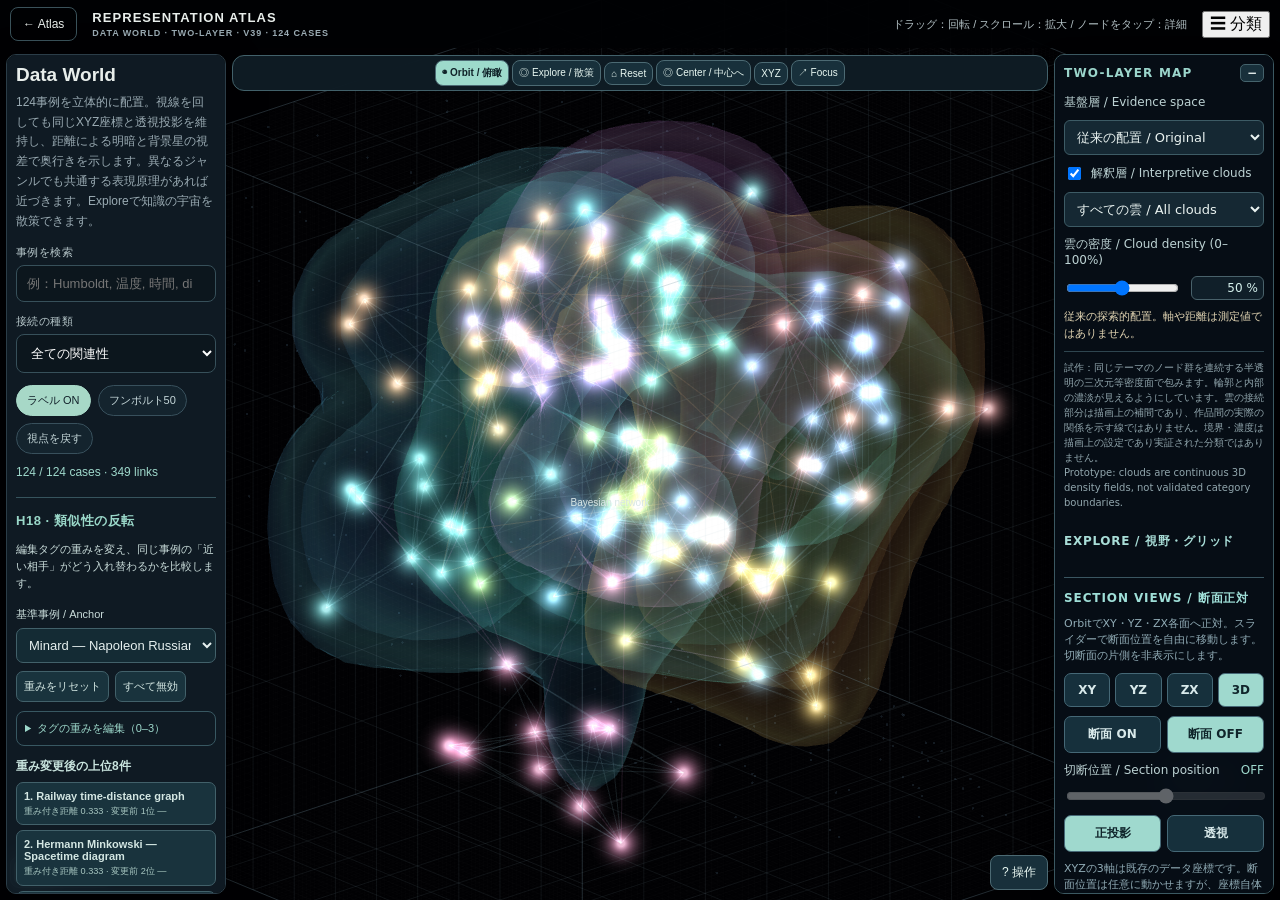
<file: graph.html>
<!doctype html><html lang="ja"><head><meta name="apple-mobile-web-app-capable" content="yes"><meta name="apple-mobile-web-app-status-bar-style" content="black-translucent"><meta name="apple-mobile-web-app-title" content="Representation Atlas"><meta name="mobile-web-app-capable" content="yes"><link rel="manifest" href="./manifest.webmanifest"><meta name="robots" content="noindex, nofollow, noarchive"><meta charset="utf-8"><meta name="viewport" content="width=device-width, initial-scale=1, viewport-fit=cover"><meta name="theme-color" content="#010204"><title>Representation Atlas — Two-Layer Data World v19</title><style>
:root{--bg:#010204;--panel:#0b111a;--border:#2b3d48;--fg:#e8eeeb;--muted:#9aabb3;--accent:#98d8ca}*{box-sizing:border-box}body{margin:0;background:var(--bg);color:var(--fg);font-family:-apple-system,BlinkMacSystemFont,"Hiragino Kaku Gothic ProN",Meiryo,sans-serif;overflow:hidden}button,input,select{font:inherit}button{cursor:pointer}#space{position:fixed;inset:0;width:100%;height:100%;touch-action:none;display:block}.top{position:fixed;top:0;left:0;right:0;z-index:4;display:flex;align-items:center;gap:15px;padding:14px 20px;background:linear-gradient(#010204f5,#010204a8 80%,transparent)}.brand{font-size:13px;font-weight:750;letter-spacing:.08em}.brand small{display:block;font-size:9px;color:var(--muted);letter-spacing:.1em;margin-top:3px}.back{border:1px solid #3a525a;color:var(--fg);text-decoration:none;border-radius:8px;padding:9px 12px;font-size:12px;white-space:nowrap}.grow{flex:1}.hint{font-size:11px;color:#b2c1c5}.side{position:fixed;z-index:5;left:18px;top:89px;width:300px;max-height:calc(100vh - 116px);overflow:auto;background:#111d26ec;border:1px solid var(--border);border-radius:14px;padding:16px;box-shadow:0 12px 38px #0006;backdrop-filter:blur(12px)}.side h1{font-size:19px;line-height:1.2;margin:0 0 6px}.sub{font-size:12px;color:var(--muted);line-height:1.65;margin:0 0 14px}.field{display:block;margin:12px 0 5px;font-size:11px;color:#b7c7ca;letter-spacing:.04em}.search,select{width:100%;background:#0c161d;color:#fff;border:1px solid #37505a;border-radius:8px;padding:10px;font-size:13px;outline:none}.search:focus,select:focus{border-color:var(--accent)}.checks{display:flex;gap:7px;margin-top:12px;flex-wrap:wrap}.chip{border:1px solid #38505c;color:#c4d6d8;background:#14242e;border-radius:999px;padding:7px 10px;font-size:11px}.chip.on{background:#a7d8c7;color:#12212a;border-color:#a7d8c7}.legend{margin-top:16px;border-top:1px solid #32424b;padding-top:10px}.legend h2{font-size:11px;letter-spacing:.09em;color:#9eb2b7;margin:0 0 8px}.leg{display:flex;align-items:center;gap:9px;padding:6px 3px;border-radius:7px;font-size:12px;color:#c6d4d7;cursor:pointer}.leg:hover,.leg.active{background:#243943}.dot{width:10px;height:10px;border-radius:50%;flex-shrink:0}.count{margin-left:auto;color:#83979c;font-size:11px}.details{position:fixed;right:18px;top:88px;bottom:18px;width:340px;max-width:calc(100vw - 36px);overflow:auto;background:#12202bf5;border:1px solid #37505a;border-radius:14px;padding:18px;z-index:6;box-shadow:0 15px 55px #0008;display:none;backdrop-filter:blur(12px)}.details.show{display:block}.details .close{float:right;border:1px solid #48606b;background:transparent;color:#fff;border-radius:8px;padding:5px 9px}.details h2{font-size:19px;line-height:1.4;margin:12px 0 8px}.details p{font-size:13px;line-height:1.7;color:#c6d4d8}.kicker{font-size:10px;letter-spacing:.1em;color:#8fbab2}.meta{border-top:1px solid #304550;padding-top:12px;margin-top:14px}.meta strong{display:block;font-size:11px;color:#95b3b8;margin:10px 0 3px}.related{display:block;width:100%;text-align:left;background:#182c36;border:1px solid #2e4955;color:#dce8e6;border-radius:8px;padding:9px;margin-top:6px;font-size:12px}.related:hover{background:#264452}.footer{position:fixed;bottom:18px;left:50%;transform:translateX(-50%);z-index:3;background:#17232ddc;border:1px solid #344852;border-radius:999px;padding:9px 16px;font-size:11px;color:#b8c9cd;pointer-events:none;white-space:nowrap}.action{width:100%;border:1px solid #42626a;background:#19343c;color:#d9f2e9;border-radius:8px;padding:9px;margin-top:12px}.collapse{display:none}.mobileToggle{display:none}.stat{font-size:12px;color:#9ed8cb;margin-top:11px}.thumb{width:100%;max-height:180px;object-fit:contain;border-radius:9px;background:#e5e8e5;margin:9px 0}.tiny{font-size:10px;color:#90a6ac}.legendToggle{margin-left:auto;color:#b9d8d1;background:none;border:0;font-size:12px}
@media(max-width:750px){.top{padding:10px 12px;gap:8px}.brand{font-size:11px}.brand small{font-size:8px}.back{font-size:11px;padding:7px 9px}.hint{display:none}.mobileToggle{display:block;background:#1c353e;color:#fff;border:1px solid #3c5660;border-radius:8px;padding:8px 10px;font-size:12px}.side{left:10px;top:64px;max-height:55vh;width:min(300px,calc(100vw - 20px));padding:13px}.side.collapse{display:none}.details{right:8px;left:8px;top:auto;bottom:8px;width:auto;max-width:none;max-height:67vh}.footer{bottom:10px;font-size:10px;padding:7px 10px;max-width:95%;white-space:normal;text-align:center}}

.atlas-lang{display:flex;align-items:center;gap:3px;padding:3px;border:1px solid #577078;border-radius:9px;background:#0e2029;z-index:12;flex-shrink:0}.atlas-lang button{padding:7px 10px;background:transparent;border:0;border-radius:6px;color:#aabec2;font-size:12px;white-space:nowrap;cursor:pointer}.atlas-lang button[aria-pressed="true"]{background:#9ddacb;color:#102329;font-weight:700}@media(max-width:750px){.atlas-lang{position:fixed;right:10px;bottom:12px;box-shadow:0 5px 25px #0009}.atlas-lang button{padding:10px 12px}}

/* Walk mode */
#walkBar{position:fixed;z-index:8;left:50%;transform:translateX(-50%);top:72px;display:flex;gap:7px;align-items:center;background:#101e27e8;padding:7px;border:1px solid #42616a;border-radius:12px;backdrop-filter:blur(12px)}
#walkBar button,.movePad button{border:1px solid #4c6a73;background:#18303b;color:#e9f8f2;border-radius:8px;padding:9px 12px;font-size:12px;touch-action:none}#walkBar button.on{background:#9ddacb;color:#102329;font-weight:700}#walkHelp{position:fixed;z-index:4;bottom:66px;left:50%;transform:translateX(-50%);font-size:12px;color:#e0efea;background:#10232bbd;border:1px solid #3b5963;border-radius:9px;padding:8px 12px;white-space:nowrap;pointer-events:none;display:none}#crosshair{position:fixed;left:50%;top:50%;transform:translate(-50%,-50%);z-index:3;color:#fff9;font:26px monospace;pointer-events:none;display:none}.movePad{position:fixed;bottom:70px;left:14px;z-index:9;display:none;grid-template-columns:repeat(3,44px);gap:4px;touch-action:none}.movePad button{padding:10px 0;font-size:18px;min-height:43px}.movePad button[data-move="up"]{grid-column:2}.movePad button[data-move="left"]{grid-column:1;grid-row:2}.movePad button[data-move="back"]{grid-column:2;grid-row:2}.movePad button[data-move="right"]{grid-column:3;grid-row:2}.movePad button[data-move="down"]{grid-column:2;grid-row:3}.movePad button[data-move="forward"]{grid-column:2;grid-row:1}.walkActive #crosshair,.walkActive #walkHelp{display:block}.walkActive .footer{display:none}.walkActive .movePad{display:grid}.walkActive .side{max-height:calc(100vh - 170px)}
@media(max-width:750px){#walkBar{top:60px;left:10px;right:10px;transform:none;justify-content:center}#walkBar button{padding:8px 10px}.walkActive .side{top:115px;max-height:calc(100vh - 210px)}#walkHelp{bottom:18px;left:auto;right:10px;transform:none;font-size:10px;max-width:45vw;white-space:normal}.walkActive .atlas-lang{bottom:12px}.movePad{bottom:62px}}
.semantics{margin-top:20px;border-top:1px solid var(--border);padding-top:12px}.semantics h2{font-size:11px;letter-spacing:.07em;color:var(--accent)}.semantics p{font-size:11px;line-height:1.9;color:var(--muted)}.semantics b{color:var(--fg)}
@media(min-width:800px){.movePad{left:335px}}

#xyzPanel{position:fixed;right:14px;bottom:18px;z-index:30;background:rgba(3,8,16,.93);border:1px solid #47616d;border-radius:12px;padding:10px;color:#d6e7e9;font:11px system-ui;display:none;max-width:290px}
#xyzPanel.open{display:block}#xyzCanvas{width:270px;height:98px;display:block}#xyzPanel p{margin:5px 0 0;line-height:1.4;color:#a7c0c8}
@media(max-width:700px){#xyzPanel{right:6px;bottom:10px;max-width:245px}#xyzCanvas{width:230px;height:85px}}

#modelPanel{position:fixed;z-index:12;right:14px;top:122px;width:265px;background:rgba(7,15,24,.91);border:1px solid #3b5861;border-radius:12px;padding:12px;backdrop-filter:blur(13px);font:12px system-ui;color:#d9e8e8;box-shadow:0 8px 25px #0005}#modelPanel .modelHead{font-weight:700;letter-spacing:.1em;display:flex;justify-content:space-between;align-items:center;color:#9bd5cb}#modelPanel button{border:1px solid #45636c;border-radius:5px;color:#e6f0ef;background:#18303b;cursor:pointer}#modelControls{display:grid;gap:9px;margin-top:12px}#modelControls label{color:#bdd3d4}#modelControls select{width:100%;padding:8px;background:#152833;color:#eaf3f1;border:1px solid #3d5b65;border-radius:6px}#modelControls input[type=range]{width:100%}#modelControls .modelCheck{display:flex;align-items:center;gap:7px}#modelInfo{font-size:11px;line-height:1.5;color:#e3d6b4;margin:0}.modelNote{font-size:10px;line-height:1.5;color:#91a6ad;margin:0;border-top:1px solid #2e454f;padding-top:8px}@media(max-width:750px){#modelPanel{top:auto;bottom:58px;right:9px;width:min(255px,75vw);padding:9px}}

#fovControl{position:fixed;z-index:15;top:126px;left:50%;transform:translateX(-50%);width:240px;padding:10px 12px;border:1px solid #42616a;border-radius:11px;background:rgba(9,23,32,.93);color:#e9f8f2;box-shadow:0 8px 26px #0007;display:none;font:12px system-ui}
.walkActive #fovControl{display:block}
#fovControl label{display:flex;justify-content:space-between;align-items:center;gap:10px;margin-bottom:6px}
#fovControl input{width:100%;accent-color:#98d8ca;cursor:pointer}
#fovControl small{display:block;color:#a7c0c8;margin-top:3px;font-size:10px}
@media(max-width:750px){#fovControl{top:113px;left:50%;width:206px;padding:8px 10px}}

/* v22: linked range and strictly validated numeric entry */
.parameterRow{display:flex;align-items:center;gap:10px;min-width:0}
.parameterRow>input[type=range]{flex:1;min-width:0}
.parameterNumber{display:inline-flex;align-items:center;gap:2px;white-space:nowrap;border:1px solid #49626b;border-radius:6px;background:#101f29;color:#d5f0ec;padding:3px 5px;font-size:12px}
.parameterNumber input[type=number]{box-sizing:border-box;width:48px;min-width:0;background:transparent;color:inherit;border:0;outline:0;text-align:right;font:inherit;font-variant-numeric:tabular-nums;appearance:textfield;-moz-appearance:textfield}
.parameterNumber input[type=number]::-webkit-inner-spin-button,.parameterNumber input[type=number]::-webkit-outer-spin-button{-webkit-appearance:none;margin:0}
.parameterNumber:focus-within{border-color:#9bd6c9;box-shadow:0 0 0 1px #9bd6c960}
#fovControl label{gap:6px}#fovControl .parameterNumber input{width:39px}

#orbitAnalysis{display:none;position:fixed;top:125px;left:50%;transform:translateX(-50%);z-index:16;background:rgba(8,20,30,.95);border:1px solid #53717a;border-radius:12px;padding:11px 13px;color:#e6f5f6;min-width:285px;max-width:calc(100vw - 30px);box-shadow:0 8px 28px #0008;font:12px system-ui}
body:not(.walkActive) #orbitAnalysis{display:block}
#orbitAnalysis .oaRow{display:flex;align-items:center;gap:5px;flex-wrap:wrap;margin-top:7px}
#orbitAnalysis button,#orbitAnalysis select{border:1px solid #536d76;background:#132c38;color:#dceaf0;border-radius:5px;padding:5px 8px;cursor:pointer;font:inherit}
#orbitAnalysis button.on{background:#346176;border-color:#a0d6e4}
#orbitAnalysis input[type=range]{width:130px;accent-color:#9bd5d4}
#orbitAnalysis .oaTitle{font-weight:700;letter-spacing:.08em}
#orbitAnalysis .oaSmall{font-size:10px;color:#9dbbc2}
#orbitAnalysis{left:18px;top:206px;transform:none;min-width:0;width:292px;max-height:calc(100vh - 235px);overflow:auto;padding:9px 11px}
#orbitAnalysis.oaCollapsed{width:auto;max-width:190px;padding:0;overflow:hidden;border-color:#37545d;background:rgba(8,20,30,.88)}
#oaToggle{display:block;width:100%;border:0!important;background:transparent!important;color:#b7dfdc!important;padding:9px 13px!important;text-align:left;white-space:nowrap;font-weight:650!important}
#oaToggle:hover{background:#203943!important}
#oaChevron{float:right;margin-left:14px}
#orbitAnalysis.oaCollapsed #oaContent{display:none}
#orbitAnalysis:not(.oaCollapsed) #oaContent{padding-top:7px}
@media(max-width:750px){#orbitAnalysis{left:10px;top:170px;width:min(292px,calc(100vw - 20px));max-height:calc(100vh - 195px);font-size:11px}}


#exploreGuides{display:none;position:fixed;z-index:15;top:220px;left:50%;transform:translateX(-50%);background:rgba(9,23,32,.9);border:1px solid #42616a;border-radius:9px;padding:7px 10px;color:#d8f0ec;font:12px system-ui;gap:9px;align-items:center}
.walkActive #exploreGuides{display:flex}
#exploreGuides select{background:#122d38;color:#e3f5f2;border:1px solid #496b76;border-radius:5px;padding:4px;max-width:140px}
@media(max-width:750px){#exploreGuides{top:202px}}

/* H36 evidence inspector: appended only; original 3D controls unchanged. */
.h36{margin-top:18px;padding:14px;border:1px solid rgba(133,199,211,.35);border-radius:10px;background:rgba(8,26,36,.65);font-size:12px;line-height:1.55}
.h36 h3{font-size:14px;letter-spacing:.04em;margin:0 0 8px;color:#a5e5e2}
.h36 h4{font-size:12px;margin:14px 0 5px;color:#c1dfdf}
.h36 p{margin:5px 0 9px}.h36 .h36-state{display:inline-block;border:1px solid #b69a68;border-radius:4px;padding:2px 7px;color:#f0cf93}
.h36 .h36-note{color:#aebdc6}.h36 .h36-row{border-top:1px solid rgba(255,255,255,.12);padding:7px 0}
.h36 summary{cursor:pointer;color:#b4e8e9}.h36 code{white-space:normal;word-break:break-word}

/* v30: responsive non-overlapping research workspace. Camera remains unchanged. */
:root{--ra-top:66px;--ra-left:300px;--ra-right:265px;--ra-gap:12px}
.top{height:var(--ra-top);padding:9px 16px;background:#010204f2}
.side{left:12px;top:calc(var(--ra-top) + 12px);width:var(--ra-left);max-height:calc(100dvh - var(--ra-top) - 24px)}
#modelPanel{top:calc(var(--ra-top) + 12px);right:12px;width:var(--ra-right);max-height:calc(100dvh - var(--ra-top) - 24px);overflow:auto}
#walkBar{top:calc(var(--ra-top) + 10px);left:calc(var(--ra-left) + var(--ra-gap) + (100vw - var(--ra-left) - var(--ra-right) - 2 * var(--ra-gap))/2);max-width:calc(100vw - var(--ra-left) - var(--ra-right) - 44px);flex-wrap:wrap;justify-content:center}
#walkBar button{padding:7px 9px;font-size:11px}
#orbitAnalysis{top:calc(var(--ra-top) + 67px);left:calc(var(--ra-left) + var(--ra-gap) + (100vw - var(--ra-left) - var(--ra-right) - 2 * var(--ra-gap))/2)}
#fovControl{top:calc(var(--ra-top) + 70px);left:calc(var(--ra-left) + var(--ra-gap) + (100vw - var(--ra-left) - var(--ra-right) - 2 * var(--ra-gap))/2)}
.details{right:12px;top:calc(var(--ra-top) + 12px);bottom:12px;width:var(--ra-right)}
#modelPanel:has(~ .details.show){visibility:hidden;pointer-events:none}
.footer{bottom:12px;max-width:calc(100vw - var(--ra-left) - var(--ra-right) - 60px);white-space:normal;text-align:center}
.atlas-lang{position:relative;right:auto;bottom:auto;box-shadow:none}
.atlas-lang button{font-size:11px;padding:7px 9px}
#xyzPanel{right:calc(var(--ra-right) + 18px);bottom:14px}
#exploreGuides{max-width:220px}
#walkHelp{max-width:calc(100vw - var(--ra-left) - var(--ra-right) - 50px);white-space:normal;text-align:center}
@media (max-width:1120px) and (min-width:751px){
 :root{--ra-left:255px;--ra-right:235px}
 .side{padding:12px}
 #modelPanel{padding:10px}
 #walkBar button{font-size:10px;padding:6px}
 .hint{display:none}
}
@media (max-width:1000px) and (pointer:coarse){
 :root{--ra-top:62px;--ra-left:0px;--ra-right:0px}
 body{overflow:hidden}
 .top{height:var(--ra-top);padding:7px 10px;gap:7px;flex-wrap:nowrap}
 .brand{font-size:10px;min-width:0;letter-spacing:.045em}
 .brand small{font-size:7px;letter-spacing:.045em}
 .back{font-size:10px;padding:7px}
 .mobileToggle{padding:7px;font-size:11px}
 .atlas-lang{position:fixed;top:calc(var(--ra-top) + 5px);right:8px;bottom:auto;z-index:32;padding:2px}
 .atlas-lang button{font-size:10px;padding:6px 8px}
 #walkBar{top:calc(var(--ra-top) + 5px);left:8px;right:auto;transform:none;width:calc(100vw - 170px);max-width:none;gap:3px;padding:4px;border-radius:9px;justify-content:flex-start}
 #walkBar button{font-size:10px;padding:6px 7px;flex:0 1 auto}
 .side{top:auto;bottom:0;left:0;right:0;width:100%;max-height:min(25dvh,210px);border-radius:12px 12px 0 0;padding:11px 14px;z-index:8;box-shadow:0 -10px 30px #000a}
 .side:not(.collapse){display:block}
 .side.collapse{display:none}
 .side h1{font-size:15px}
 .side .sub{font-size:11px}
 #modelPanel{top:auto;bottom:0;right:0;left:0;width:100%;max-height:min(25dvh,210px);border-radius:12px 12px 0 0;z-index:7;overflow:auto;padding:9px 14px}
 #modelPanel .modelHead{font-size:11px}
 #modelControls{margin-top:6px}
 body:not(.ra-model-open) #modelPanel{max-height:42px;overflow:hidden}
 body:not(.ra-model-open) #modelControls{display:none!important}
 body.ra-side-open #modelPanel{display:none}
 body.ra-model-open .side:not(.collapse){display:none}
 .details{left:0;right:0;bottom:0;top:auto;width:100%;max-height:45dvh;border-radius:14px 14px 0 0;z-index:19}
 .footer{display:none}
 #orbitAnalysis{left:8px;right:8px;top:calc(var(--ra-top) + 58px);transform:none;max-width:calc(100vw - 16px)}
 #fovControl{left:8px;right:auto;top:calc(var(--ra-top) + 65px);transform:none;max-width:calc(100vw - 16px)}
 #xyzPanel{right:8px;bottom:calc(min(25dvh,210px) + 8px)}
 #walkHelp{left:50%;bottom:calc(min(25dvh,210px) + 8px);max-width:60vw}
 .walkActive .side{top:auto;max-height:min(25dvh,210px)}
 .movePad{bottom:calc(min(25dvh,210px) + 12px)}
}
@media (max-width:1000px) and (orientation:landscape) and (pointer:coarse){
 :root{--ra-top:48px;--ra-left:200px;--ra-right:190px}
 .top{height:48px}
 .atlas-lang{top:53px;right:8px}
 #walkBar{top:53px;left:calc(var(--ra-left) + 8px);width:calc(100vw - var(--ra-left) - var(--ra-right) - 22px);justify-content:center}
 #walkBar button{padding:5px 6px}
 .side{top:54px;bottom:7px;left:6px;right:auto;width:var(--ra-left);max-height:none;border-radius:10px;padding:10px;overflow:auto}
 #modelPanel{top:54px;bottom:7px;right:6px;left:auto;width:var(--ra-right);max-height:none;border-radius:10px;padding:9px;overflow:auto}
 body:not(.ra-model-open) #modelPanel{max-height:none}
 body:not(.ra-model-open) #modelControls{display:grid}
 body.ra-side-open #modelPanel{display:block}
 body.ra-model-open .side:not(.collapse){display:block}
 .details{top:54px;bottom:7px;left:auto;right:6px;width:var(--ra-right);max-height:none;border-radius:10px}
 #orbitAnalysis{top:103px;left:calc(var(--ra-left) + 8px);right:calc(var(--ra-right) + 8px);max-width:none}
 #fovControl{top:103px;left:calc(var(--ra-left) + 8px)}
 #xyzPanel{bottom:8px;right:calc(var(--ra-right) + 10px)}
 #walkHelp{bottom:8px;max-width:calc(100vw - var(--ra-left) - var(--ra-right) - 20px)}
 .movePad{bottom:10px;left:calc(var(--ra-left) + 12px)}
}

/* v31: dock FOV, Explore grid, and Orbit analysis outside the 3D viewport */
#fovControl,#exploreGuides,#orbitAnalysis{position:static!important;top:auto!important;left:auto!important;right:auto!important;bottom:auto!important;transform:none!important;z-index:auto!important;box-shadow:none!important;max-width:100%!important;box-sizing:border-box!important;margin:10px 0!important}
#fovControl{width:100%!important;padding:10px!important}
#exploreGuides{width:100%!important;justify-content:space-between;gap:8px;flex-wrap:wrap}
#exploreGuides select{max-width:100%;min-width:0}
#orbitAnalysis{width:100%!important;min-width:0!important;max-height:none!important;overflow:visible!important}
#orbitAnalysis.oaCollapsed{width:100%!important;max-width:100%!important}
#orbitAnalysis .oaRow input[type=range]{max-width:100%;flex:1;min-width:55px}
#orbitAnalysis .oaRow{max-width:100%}
#modelControls{min-width:0}
#modelPanel{overflow-y:auto!important}
#side{overflow-y:auto!important}
/* Preserve Focus and all camera controls; no floating FOV/grid overlays. */
@media (max-width:1000px) and (orientation:portrait) and (pointer:coarse){
 #modelPanel{max-height:min(36dvh,300px)!important}
 body:not(.ra-model-open) #modelPanel{max-height:42px!important}
 body:not(.ra-model-open) #modelControls{display:none!important}
 body.ra-model-open #modelControls{display:block!important}
 #orbitAnalysis{margin-top:14px!important}
}
@media (max-width:1000px) and (orientation:landscape) and (pointer:coarse){
 #modelPanel{max-height:calc(100dvh - 61px)!important}
}

/* v32: section controls live in the right dock, never over the 3D viewport. */
#raSections{border-top:1px solid #3a5661;margin-top:15px;padding-top:12px;display:grid;gap:9px;color:#c6e4e5;font:12px system-ui}
#raSections .raTitle{font-weight:750;letter-spacing:.075em;color:#9fdfd8}
#raSections .raDesc{font-size:11px;line-height:1.45;color:#91acb6}
#raSections .raViews{display:grid;grid-template-columns:repeat(4,minmax(0,1fr));gap:5px}
#raSections button{border:1px solid #456876;background:#16303c;color:#d8e9ea;border-radius:7px;padding:9px 3px;font:600 12px system-ui;cursor:pointer}
#raSections button.on{background:#9fd9ce;color:#10252b}
#raSections .raSlice{display:grid;grid-template-columns:1fr auto;gap:7px;align-items:center}
#raSections .raSlice input{grid-column:1/-1;width:100%;accent-color:#9fd9ce}
#raSections .raSlice input:disabled{opacity:.45}
#raSections .raChoice{display:flex;gap:6px}
#raSections .raChoice button{flex:1}
#raSections .raReadout{font-variant-numeric:tabular-nums;color:#9fd9ce}
#raSections[hidden]{display:none!important}
/* H31: inspector is in the existing right-hand details panel, not over the 3D canvas. */
.h31{border-top:1px solid #45636b;margin-top:16px;padding-top:12px;color:#cbdad9}
.h31 h3{color:#9bd8cb;font-size:14px;letter-spacing:.035em}
.h31 p{font-size:11px;line-height:1.6}
.h31 details{border:1px solid #3a555c;border-radius:8px;padding:9px;margin:8px 0;background:#10242b}
.h31 summary{cursor:pointer;font-size:11px;color:#b6ded5}
.h31 .h31-note{color:#9fb3b8}
.h31 .h31-item{display:block;width:100%;text-align:left;background:#183039;border:1px solid #3c5660;border-radius:7px;color:#e1f0ed;margin:6px 0;padding:8px}
.h31 .h31-item small{display:block;color:#a2c5c1;margin-top:4px;line-height:1.4}
.h31 select{font-size:11px;margin-top:6px}

/* H18 — editor dock: no overlay on the 3D canvas */
.h18{border-top:1px solid #36545d;margin-top:18px;padding-top:14px;color:#c9dcda}
.h18 h2{color:#9ad8c9;font-size:13px;letter-spacing:.04em;margin:0 0 8px}
.h18 h3{font-size:12px;color:#c9e4de;margin:12px 0 7px}
.h18 p,.h18 label,.h18 summary{font-size:11px;line-height:1.55}
.h18 select{width:100%;min-width:0;margin:5px 0 8px;background:#142b34;color:#e6f0ef;border:1px solid #42616a;border-radius:7px;padding:8px}
.h18-toolbar{display:flex;gap:6px;margin-bottom:9px;flex-wrap:wrap}
.h18 button{cursor:pointer;color:#d4e7e3;background:#19333d;border:1px solid #42616a;border-radius:7px;padding:7px;font-size:11px}
.h18 details{border:1px solid #385862;border-radius:8px;padding:8px;margin:8px 0}
.h18 summary{cursor:pointer;color:#9dd8cb}
.h18-weight{display:grid;grid-template-columns:1fr 90px 35px;align-items:center;gap:5px;margin:9px 0}
.h18-weight span{font-size:10px}.h18-weight small{display:block;color:#849fa6;font-size:9px}
.h18-weight input{width:90px;min-width:0}.h18-weight output{font-size:10px;text-align:right}
.h18-list button{display:block;width:100%;text-align:left;margin:5px 0}.h18-list small{display:block;color:#a7c6c0;margin-top:3px;line-height:1.4}
.h18-caveat{color:#9eafb3}.h18-warn{color:#f2b783}

/* v35: mobile-first clear central 3D viewing area. Do not rely on pointer:coarse;
   embedded iOS browsers can report unexpected pointer capabilities. */
@media (max-width:1100px) and (orientation:portrait){
 :root{--ra-top:60px}
 .top{height:60px!important;padding:7px 10px!important;gap:7px!important}
 .brand{font-size:10px!important}.brand small{font-size:7px!important}
 .hint{display:none!important}.mobileToggle{display:block!important}
 #walkBar{position:fixed!important;top:66px!important;left:8px!important;right:8px!important;width:auto!important;max-width:none!important;transform:none!important;display:flex!important;flex-wrap:wrap!important;justify-content:center!important;gap:5px!important;padding:6px!important;z-index:16!important}
 #walkBar button{font-size:11px!important;padding:7px 9px!important}
 .side{position:fixed!important;top:auto!important;left:0!important;right:0!important;bottom:0!important;width:100%!important;max-height:min(44dvh,340px)!important;border-radius:14px 14px 0 0!important;z-index:26!important;overflow:auto!important}
 .side.collapse{display:none!important}
 #modelPanel{position:fixed!important;top:auto!important;bottom:0!important;left:0!important;right:0!important;width:100%!important;max-height:min(44dvh,340px)!important;min-height:0!important;border-radius:12px 12px 0 0!important;z-index:24!important;overflow:auto!important}
 body:not(.ra-model-open) #modelPanel{height:43px!important;max-height:43px!important;overflow:hidden!important}
 body:not(.ra-model-open) #modelControls{display:none!important}
 body.ra-model-open #modelControls{display:grid!important}
 body.ra-side-open #modelPanel{display:none!important}
 body.ra-model-open .side:not(.collapse){display:none!important}
 .details{top:auto!important;left:0!important;right:0!important;bottom:0!important;width:100%!important;max-width:none!important;max-height:65dvh!important;border-radius:14px 14px 0 0!important;z-index:35!important}
 .atlas-lang{position:fixed!important;top:auto!important;right:12px!important;bottom:114px!important;left:auto!important;z-index:18!important;padding:3px!important;box-shadow:none!important}
 .atlas-lang button{padding:8px 10px!important;font-size:11px!important}
 .movePad{position:fixed!important;left:10px!important;bottom:50px!important;grid-template-columns:repeat(3,42px)!important;gap:4px!important;z-index:18!important}
 .movePad button{min-height:42px!important;padding:8px 0!important;font-size:17px!important}
 #walkHelp{display:none!important}
 #raHelpButton{display:block!important;position:fixed!important;bottom:55px!important;right:12px!important;z-index:18!important}
 #raHelpText{position:fixed!important;right:10px!important;bottom:95px!important;left:auto!important;max-width:min(260px,65vw)!important;z-index:19!important}
 #raHelpText[hidden]{display:none!important}
 #xyzPanel{right:10px!important;bottom:200px!important;max-width:calc(100vw - 20px)!important}
 .footer{display:none!important}
}
@media (max-width:1400px) and (orientation:landscape) and (max-height:900px){
 :root{--ra-top:48px;--ra-left:clamp(145px,19vw,220px);--ra-right:clamp(145px,19vw,220px)}
 .top{height:48px!important;padding:5px 10px!important}
 .mobileToggle{display:block!important}
 .side{position:fixed!important;top:54px!important;bottom:6px!important;left:6px!important;right:auto!important;width:var(--ra-left)!important;max-height:none!important;overflow:auto!important;z-index:12!important;border-radius:10px!important;padding:9px!important}
 .side.collapse{display:none!important}
 #modelPanel{position:fixed!important;top:54px!important;bottom:6px!important;left:auto!important;right:6px!important;width:var(--ra-right)!important;max-height:none!important;overflow:auto!important;z-index:12!important;border-radius:10px!important;padding:9px!important}
 body:not(.ra-model-open) #modelPanel{max-height:none!important;height:auto!important}
 body:not(.ra-model-open) #modelControls{display:grid!important}
 body.ra-side-open #modelPanel{display:block!important}
 .details{top:54px!important;bottom:6px!important;left:auto!important;right:6px!important;width:var(--ra-right)!important;max-height:none!important;z-index:25!important}
 #walkBar{position:fixed!important;top:55px!important;left:calc(var(--ra-left) + 12px)!important;right:calc(var(--ra-right) + 12px)!important;width:auto!important;max-width:none!important;transform:none!important;display:flex!important;justify-content:center!important;flex-wrap:wrap!important;gap:3px!important;z-index:13!important;padding:4px!important}
 #walkBar button{padding:5px 6px!important;font-size:10px!important}
 .atlas-lang{position:fixed!important;top:auto!important;left:10px!important;right:auto!important;bottom:12px!important;z-index:18!important}
 .atlas-lang button{font-size:10px!important;padding:5px 7px!important}
 .movePad{position:fixed!important;left:calc(var(--ra-left) + 12px)!important;bottom:10px!important;grid-template-columns:repeat(3,34px)!important;gap:3px!important;z-index:18!important}
 .movePad button{min-height:32px!important;font-size:14px!important;padding:3px 0!important}
 #walkHelp{display:none!important}
 #raHelpButton{display:block!important;position:fixed!important;bottom:10px!important;right:calc(var(--ra-right) + 12px)!important;z-index:18!important}
 #raHelpText{position:fixed!important;bottom:48px!important;right:calc(var(--ra-right) + 12px)!important;max-width:220px!important;z-index:19!important}
 #raHelpText[hidden]{display:none!important}
 #xyzPanel{bottom:12px!important;right:calc(var(--ra-right) + 14px)!important}
 .footer{display:none!important}
}
#raHelpButton{display:none;border:1px solid #4c6a73;background:#18303b;color:#e9f8f2;border-radius:8px;padding:8px 11px;font-size:12px}
#raHelpText{background:#10232bf2;color:#e0efea;border:1px solid #3b5963;border-radius:9px;padding:10px;font-size:11px;line-height:1.5;box-shadow:0 8px 25px #000a}

/* V37: responsive, discoverable FOV with zero persistent viewport overlay. */
#raFovQuick{display:none;border:1px solid #50717a;background:#17323c;color:#e6f3f0;border-radius:7px;cursor:pointer}
@media(max-width:1100px) and (orientation:portrait){
 body.walkActive #raFovQuick{display:inline-flex!important;align-items:center;justify-content:center}
 #walkBar #fovControl{display:none!important;flex:0 0 100%;order:50;margin:3px 0 0!important;max-height:28dvh;overflow:auto}
 body.walkActive.ra-fov-open #walkBar #fovControl{display:block!important}
 #walkBar #fovControl label{font-size:12px}
 #walkBar #fovControl input[type=range]{min-height:25px}
}
@media(max-width:1400px) and (orientation:landscape) and (max-height:900px){
 #modelPanel #fovControl{display:none!important}
 body.walkActive #modelPanel #fovControl{display:block!important}
}

.ra-detail-toolbar{display:flex;justify-content:flex-end}.ra-detail-toolbar .ra-detail-grip,.ra-detail-toolbar .ra-detail-expand{display:none}
/* V39: portrait ONLY. Bottom compact case sheet; central 3D stays visible.
   Landscape/tablet landscape and desktop layout are intentionally unchanged. */
@media (orientation:portrait) and (max-width:1100px){
  #details.details{position:fixed!important;top:auto!important;left:0!important;right:0!important;bottom:0!important;width:100%!important;max-width:none!important;height:min(34dvh,340px)!important;min-height:0!important;max-height:none!important;overflow:hidden!important;display:none!important;flex-direction:column!important;padding:0!important;border-radius:16px 16px 0 0!important;z-index:35!important;box-shadow:0 -8px 36px #000b!important;}
  #details.details.show{display:flex!important}
  #details.ra-detail-expanded{height:min(76dvh,780px)!important}
  #details .ra-detail-toolbar{flex:0 0 auto;display:flex;justify-content:space-between;align-items:center;gap:8px;min-height:37px;padding:5px 12px;background:#172b35;border-bottom:1px solid #35515a;touch-action:pan-x}
  #details .ra-detail-grip{display:block;width:44px;height:5px;background:#6c9397;border-radius:20px;margin:auto}
  #details .ra-detail-expand{display:block;font-size:12px;color:#e5f4ef;background:#1d3b44;border:1px solid #52717b;border-radius:7px;padding:5px 10px;white-space:nowrap}
  #details .close{float:none!important;position:static!important;margin:0!important;min-width:35px;min-height:29px;padding:3px 7px!important;flex:0 0 auto}
  #details #detailBody{flex:1 1 auto;min-height:0;overflow-y:auto;overscroll-behavior:contain;-webkit-overflow-scrolling:touch;padding:11px 14px calc(14px + env(safe-area-inset-bottom));}
  #details .kicker{font-size:10px}
  #details h2{font-size:16px!important;line-height:1.25!important;margin:6px 0 3px!important}
  #details p{font-size:11px!important;line-height:1.45!important;margin:5px 0 8px!important}
  #details .tiny{font-size:10px}
  #details .meta{display:grid;grid-template-columns:minmax(0,1fr) minmax(0,1fr);gap:8px;margin-top:8px;padding-top:8px}
  #details .ra-detail-field{min-width:0;padding:7px 8px;background:#1b303b;border:1px solid #304b55;border-radius:8px;overflow-wrap:anywhere}
  #details .ra-detail-field strong{display:block;font-size:10px;margin:0 0 4px;line-height:1.35}
  #details .ra-detail-field p{margin:0!important;font-size:11px!important}
  #details .ra-detail-related{grid-column:1/-1;min-width:0}
  #details .ra-detail-related strong{font-size:11px;margin:5px 0}
  #details .ra-detail-related-list{display:grid;grid-template-columns:repeat(2,minmax(0,1fr));gap:6px}
  #details .related{width:100%;min-width:0;white-space:normal;text-align:left;margin:0!important;padding:7px!important;font-size:11px!important;overflow-wrap:anywhere}
  #details .h31,#details .h36{max-width:100%}
  #details button,#details select{touch-action:manipulation}
}
@media (orientation:portrait) and (max-width:380px){
  #details .meta{gap:5px}
  #details .ra-detail-field{padding:6px}
  #details .ra-detail-related-list{gap:5px}
}
</style></head><body><section id="modelPanel" aria-label="Two-layer mapping controls"><div class="modelHead">TWO-LAYER MAP <button id="modelCollapse" aria-label="Toggle model panel">−</button></div><div id="modelControls"><label id="spaceLabel" for="spaceSelect">基盤層 / Evidence space</label><select id="spaceSelect"><option value="original">従来の配置 / Original</option><option value="evidence">技法タグの類似度 / Tag similarity (MDS)</option></select><label class="modelCheck"><input type="checkbox" id="cloudToggle" checked> 解釈層 / Interpretive clouds</label><select id="cloudSelect"><option value="all">すべての雲 / All clouds</option><option value="time">時間・変化 / Time</option><option value="relations">関係・構造 / Relations</option><option value="invisible">不可視・測定 / Invisible</option><option value="perception">知覚・変換 / Perception</option></select><label for="cloudAlpha">雲の密度 / Cloud density (0–100%)</label><div class="parameterRow"><input id="cloudAlpha" type="range" min="0" max="100" step="1" value="50"><span class="parameterNumber"><input id="cloudAlphaNumber" type="number" min="0" max="100" step="1" value="50" inputmode="numeric" aria-label="Cloud density percent">%</span></div><p id="modelInfo"></p><p class="modelNote">試作：同じテーマのノード群を連続する半透明の三次元等密度面で包みます。輪郭と内部の濃淡が見えるようにしています。雲の接続部分は描画上の補間であり、作品間の実際の関係を示す線ではありません。境界・濃度は描画上の設定であり実証された分類ではありません。<br>Prototype: clouds are continuous 3D density fields, not validated category boundaries.</p></div></section><canvas id="space" aria-label="124件の事例と関連性を表す回転可能な三次元グラフ"></canvas><div class="top"><a href="./index.html" class="back">← Atlas</a><div class="brand">REPRESENTATION ATLAS<small>DATA WORLD · TWO-LAYER · V39 · 124 CASES</small></div><div class="grow"></div><span class="hint">ドラッグ：回転 / スクロール：拡大 / ノードをタップ：詳細</span><div class="atlas-lang" role="group" aria-label="Language / 言語"><button type="button" data-lang="ja" aria-pressed="true">日本語</button><button type="button" data-lang="en" aria-pressed="false">English</button></div><button id="mobileToggle" class="mobileToggle">☰ 分類</button></div><aside id="side" class="side"><h1>Data World</h1><p class="sub">124事例を立体的に配置。視線を回しても同じXYZ座標と透視投影を維持し、距離による明暗と背景星の視差で奥行きを示します。異なるジャンルでも共通する表現原理があれば近づきます。Exploreで知識の宇宙を散策できます。</p><label class="field" for="search">事例を検索</label><input id="search" class="search" type="search" placeholder="例：Humboldt, 温度, 時間, diagram"><label class="field" for="edgeMode">接続の種類</label><select id="edgeMode"><option value="all">全ての関連性</option><option value="mechanism">共通する表現原理</option><option value="humboldt">フンボルトの8系譜</option><option value="idea">建築アイデアでの組み合わせ</option><option value="genre">同一ジャンル（補助線）</option><option value="none">線を表示しない</option></select><div class="checks"><button id="labels" class="chip on">ラベル ON</button><button id="humboldt" class="chip">フンボルト50</button><button id="reset" class="chip">視点を戻す</button></div><div class="stat" id="stat">124 cases</div><div class="legend"><h2>10 GENRES / ジャンル</h2><div id="legend"></div></div><section class="semantics"><h2>空間の読み方 / Spatial semantics</h2><p><b>球体</b>＝探索領域の境界（地球・実測空間ではない）<br><b>点</b>＝個々の事例（124件）<br><b>色・星団</b>＝主要ジャンル（10分類）<br><b>線</b>＝共有する表現原理・フンボルト系譜・アイデア上の共起<br><b>距離</b>＝表現原理・研究系譜・アイデア上の共起から計算した探索用の相対距離。客観的な歴史的影響や因果関係を示すものではない</p></section><button id="export" class="action">ネットワークデータをJSON保存</button><p class="tiny">色＝ジャンル。位置＝関連性に基づく3D力学配置。近接は探索上の仮説であり、学術的な影響関係を証明しません。</p></aside><aside id="details" class="details"><button class="close" id="close">✕</button><div id="detailBody"></div></aside><div class="footer" id="footer">124事例 · 意味的な近接から生成した3Dネットワーク</div><div id="walkBar"><button id="orbitMode" class="on">◉ Orbit / 俯瞰</button><button id="walkMode">◎ Explore / 散策</button><button id="homeCam">⌂ Reset</button><button id="reframeCam" title="Look at the network center">◎ Center / 中心へ</button><button id="diagnosticToggle" title="3D distribution check">XYZ</button><button id="nearCam">↗ Focus</button></div><section id="orbitAnalysis" class="oaCollapsed" aria-label="Orbit analysis controls"><button type="button" id="oaToggle" aria-expanded="false" aria-controls="oaContent">⚙ Orbit 設定 <span id="oaChevron">▸</span></button><div id="oaContent"><div class="oaTitle" id="oaTitle">ORBIT · 俯瞰分析</div><div class="oaRow"><button id="oaFit">全体表示 / Fit</button><button id="oaXY">XY</button><button id="oaXZ">XZ</button><button id="oaYZ">YZ</button><button id="oaFree">3D</button></div><div class="oaRow"><span id="oaProjection">投影</span><button id="oaOrtho" class="on">正投影</button><button id="oaPerspective">透視投影</button></div><div class="oaRow"><label for="oaAxis" id="oaSectionLabel">断面 / Section</label><select id="oaAxis"><option value="none">OFF</option><option value="x">X</option><option value="y">Y</option><option value="z">Z</option></select><input id="oaSlice" type="range" min="-1000" max="1000" step="10" value="0" disabled><span id="oaSliceValue">—</span></div><div class="oaRow"><label for="oaGuides" id="oaGuidesLabel">座標ガイド</label><select id="oaGuides"><option value="grid" selected>100×100 Grid</option><option value="frame">外枠＋断面 / Frame + plane</option><option value="off">非表示 / Off</option></select></div><div class="oaSmall" id="oaInfo">Orbitは外側から俯瞰するモードです。内部への進入はExploreを使用してください。</div></div></section><div id="exploreGuides"><label for="exploreGuideSelect">グリッド / Grid</label><select id="exploreGuideSelect" aria-label="Explore grid display"><option value="grid">100×100 Grid</option><option value="frame">外枠 / Frame</option><option value="off">OFF</option></select></div><div id="fovControl"><label for="fovSlider"><span id="fovTitle">視野角 / Field of view</span><span class="parameterNumber"><input id="fovNumber" type="number" min="60" max="180" step="1" value="100" inputmode="numeric" aria-label="Explore horizontal field of view degrees">°</span></label><input id="fovSlider" type="range" min="60" max="180" step="1" value="100" aria-label="Explore horizontal field of view"><small id="fovNote">水平視野角 · 初期値100°</small></div><div id="crosshair">+</div><div id="xyzPanel"><strong>XYZ · 3D POSITION CHECK</strong><canvas id="xyzCanvas" width="540" height="196"></canvas><p>XY / XZ / YZ — independent projections of the same 124 case coordinates. These are not additional networks.</p><p id="visibleCount"></p></div><div id="walkHelp">WASD 移動 · Q/E 上下 · マウスドラッグ 見回す · Shift 加速 · ノードをクリックして詳細</div><div class="movePad" aria-label="Movement controls"><button data-move="forward">↑</button><button data-move="left">←</button><button data-move="back">↓</button><button data-move="right">→</button><button data-move="up">＋</button><button data-move="down">－</button></div><script src="i18n.js"></script><script>const DATA={"precedents":[{"id":"001","name":"Minard — Napoleon Russian campaign","name_ja":"Minard — Napoleon Russian campaign","period":"1869","creator":"要調査","category_id":"integration","mechanism_ids":["integration","temporalization","remapping"],"discipline":"要分類","medium":"要調査","inputs":"geography,army size,direction,time,temperature","transformation_rule":"Encode army size as route width and combine advance, retreat and temperature","new_knowledge":"Movement and loss become one spatial narrative","architectural_transfer":"動線の太さを利用人数や消費エネルギーに対応","original_note":"Minard — Napoleon Russian campaign：Encode army size as route width and combine advance, retreat and temperature。Movement and loss become one spatial narrative。","strengths":"","limitations":"","verification_status":"unverified","source_urls":[],"image_url":"","image_credit":"","image_rights":"","research_notes":"","image_search_query":"Minard Napoleon Russian campaign 1869 map","image_review":"automatic_candidate_not_verified","humboldt_number":17},{"id":"002","name":"Florence Nightingale — Polar area diagram","name_ja":"Florence Nightingale — Polar area diagram","period":"1858","creator":"要調査","category_id":"integration","mechanism_ids":["integration"],"discipline":"要分類","medium":"要調査","inputs":"months,causes of death","transformation_rule":"Encode monthly causes as colored radial areas","new_knowledge":"Seasonal patterns and causes can be compared","architectural_transfer":"季節と環境負荷を円環図へ","original_note":"Florence Nightingale — Polar area diagram：Encode monthly causes as colored radial areas。Seasonal patterns and causes can be compared。","strengths":"","limitations":"","verification_status":"unverified","source_urls":[],"image_url":"","image_credit":"","image_rights":"","research_notes":"","image_search_query":"Florence Nightingale diagram causes mortality","image_review":"automatic_candidate_not_verified","humboldt_number":18},{"id":"003","name":"John Snow — Cholera map","name_ja":"John Snow — Cholera map","period":"1854","creator":"要調査","category_id":"integration","mechanism_ids":["integration"],"discipline":"要分類","medium":"要調査","inputs":"death locations,water pumps","transformation_rule":"Plot deaths and pumps on street geography","new_knowledge":"Spatial concentration suggests a possible shared source","architectural_transfer":"空間と社会現象の相関","original_note":"John Snow — Cholera map：Plot deaths and pumps on street geography。Spatial concentration suggests a possible shared source。","strengths":"","limitations":"","verification_status":"unverified","source_urls":[],"image_url":"","image_credit":"","image_rights":"","research_notes":"","image_search_query":"John Snow cholera map 1854","image_review":"automatic_candidate_not_verified","humboldt_number":19},{"id":"004","name":"Charles Booth — London poverty maps","name_ja":"Charles Booth — London poverty maps","period":"1889–","creator":"要調査","category_id":"integration","mechanism_ids":["integration"],"discipline":"要分類","medium":"要調査","inputs":"streets,socioeconomic classifications","transformation_rule":"Color urban streets by observed social categories","new_knowledge":"Urban inequality gains spatial form","architectural_transfer":"不可視な社会的境界を描く","original_note":"Charles Booth — London poverty maps：Color urban streets by observed social categories。Urban inequality gains spatial form。","strengths":"","limitations":"","verification_status":"unverified","source_urls":[],"image_url":"","image_credit":"","image_rights":"","research_notes":"","image_search_query":"Charles Booth poverty map London","image_review":"automatic_candidate_not_verified"},{"id":"005","name":"Harry Beck — Underground map","name_ja":"Harry Beck — Underground map","period":"1933","creator":"要調査","category_id":"integration","mechanism_ids":["integration","network","remapping"],"discipline":"要分類","medium":"要調査","inputs":"stations,connections","transformation_rule":"Simplify geography into regular angles and topology","new_knowledge":"Navigation becomes easier than with literal geography","architectural_transfer":"接続性で平面図を変形","original_note":"Harry Beck — Underground map：Simplify geography into regular angles and topology。Navigation becomes easier than with literal geography。","strengths":"","limitations":"","verification_status":"unverified","source_urls":[],"image_url":"","image_credit":"","image_rights":"","research_notes":"","image_search_query":"Harry Beck London Underground map 1933","image_review":"automatic_candidate_not_verified"},{"id":"006","name":"Otto Neurath — ISOTYPE","name_ja":"Otto Neurath — ISOTYPE","period":"1920年代〜","creator":"要調査","category_id":"integration","mechanism_ids":["integration"],"discipline":"要分類","medium":"要調査","inputs":"statistical quantities","transformation_rule":"Repeat standardized pictograms to encode counts","new_knowledge":"Comparable quantities become legible without complex charts","architectural_transfer":"建築要素を共通の視覚単位で表す","original_note":"Otto Neurath — ISOTYPE：Repeat standardized pictograms to encode counts。Comparable quantities become legible without complex charts。","strengths":"","limitations":"","verification_status":"unverified","source_urls":[],"image_url":"","image_credit":"","image_rights":"","research_notes":"","image_search_query":"Isotype Otto Neurath chart","image_review":"automatic_candidate_not_verified","humboldt_number":22},{"id":"007","name":"W. E. B. Du Bois — Statistical graphics","name_ja":"W. E. B. Du Bois — Statistical graphics","period":"1900","creator":"要調査","category_id":"integration","mechanism_ids":["integration"],"discipline":"要分類","medium":"要調査","inputs":"population,education,occupation","transformation_rule":"Transform social statistics into geometric graphic compositions","new_knowledge":"Structural inequality becomes visible","architectural_transfer":"利用機会の偏りを描く","original_note":"W. E. B. Du Bois — Statistical graphics：Transform social statistics into geometric graphic compositions。Structural inequality becomes visible。","strengths":"","limitations":"","verification_status":"unverified","source_urls":[],"image_url":"","image_credit":"","image_rights":"","research_notes":"","image_search_query":"W E B Du Bois 1900 Paris exposition charts","image_review":"automatic_candidate_not_verified","humboldt_number":20},{"id":"008","name":"Jacques Bertin — Sémiologie graphique","name_ja":"Jacques Bertin — Sémiologie graphique","period":"1967","creator":"要調査","category_id":"integration","mechanism_ids":["integration"],"discipline":"要分類","medium":"要調査","inputs":"categorical and numerical variables","transformation_rule":"Systematize position,size,value,color,shape,orientation,texture","new_knowledge":"Visual encodings can be chosen intentionally","architectural_transfer":"線や面の意味の規則を与える","original_note":"Jacques Bertin — Sémiologie graphique：Systematize position,size,value,color,shape,orientation,texture。Visual encodings can be chosen intentionally。","strengths":"","limitations":"","verification_status":"unverified","source_urls":[],"image_url":"","image_credit":"","image_rights":"","research_notes":"","image_search_query":"Jacques Bertin semiology graphics","image_review":"automatic_candidate_not_verified","humboldt_number":23},{"id":"009","name":"Sankey diagram","name_ja":"Sankey diagram","period":"1898頃","creator":"要調査","category_id":"integration","mechanism_ids":["integration","network"],"discipline":"要分類","medium":"要調査","inputs":"energy or material flows","transformation_rule":"Make link widths proportional to flow quantities","new_knowledge":"Losses and splits become visible","architectural_transfer":"熱水人資源の流れを可視化","original_note":"Sankey diagram：Make link widths proportional to flow quantities。Losses and splits become visible。","strengths":"","limitations":"","verification_status":"unverified","source_urls":[],"image_url":"","image_credit":"","image_rights":"","research_notes":"","image_search_query":"Sankey diagram steam engine 1898","image_review":"automatic_candidate_not_verified","humboldt_number":21},{"id":"010","name":"Alluvial diagram","name_ja":"Alluvial diagram","period":"要調査","creator":"要調査","category_id":"integration","mechanism_ids":["integration"],"discipline":"要分類","medium":"要調査","inputs":"categories over time","transformation_rule":"Connect category blocks across successive stages with bands","new_knowledge":"Transitions and composition change become visible","architectural_transfer":"用途や利用者の変遷を表す","original_note":"Alluvial diagram：Connect category blocks across successive stages with bands。Transitions and composition change become visible。","strengths":"","limitations":"","verification_status":"unverified","source_urls":[],"image_url":"","image_credit":"","image_rights":"","research_notes":"","image_search_query":"Alluvial diagram diagram","image_review":"automatic_candidate_not_verified"},{"id":"011","name":"Étienne-Jules Marey — Chronophotography","name_ja":"Étienne-Jules Marey — Chronophotography","period":"1880年代","creator":"要調査","category_id":"time","mechanism_ids":["temporalization","trace"],"discipline":"要分類","medium":"要調査","inputs":"motion,successive instants","transformation_rule":"Superimpose temporal samples in one frame","new_knowledge":"Movement becomes a spatial trace","architectural_transfer":"身体の変化を断面にする","original_note":"Étienne-Jules Marey — Chronophotography：Superimpose temporal samples in one frame。Movement becomes a spatial trace。","strengths":"","limitations":"","verification_status":"unverified","source_urls":[],"image_url":"","image_credit":"","image_rights":"","research_notes":"","image_search_query":"Etienne Jules Marey chronophotography walking","image_review":"automatic_candidate_not_verified"},{"id":"012","name":"Eadweard Muybridge — Motion sequences","name_ja":"Eadweard Muybridge — Motion sequences","period":"1878〜","creator":"要調査","category_id":"time","mechanism_ids":["temporalization"],"discipline":"要分類","medium":"要調査","inputs":"rapid animal motion","transformation_rule":"Split motion into successive photographic frames","new_knowledge":"Previously invisible phases of movement become comparable","architectural_transfer":"使用行為を時間的に分解","original_note":"Eadweard Muybridge — Motion sequences：Split motion into successive photographic frames。Previously invisible phases of movement become comparable。","strengths":"","limitations":"","verification_status":"unverified","source_urls":[],"image_url":"","image_credit":"","image_rights":"","research_notes":"","image_search_query":"Muybridge horse in motion","image_review":"automatic_candidate_not_verified"},{"id":"013","name":"Railway time-distance graph","name_ja":"Railway time-distance graph","period":"19世紀","creator":"要調査","category_id":"time","mechanism_ids":["temporalization","remapping"],"discipline":"要分類","medium":"要調査","inputs":"train position,time","transformation_rule":"Plot distance against time as trajectories","new_knowledge":"Speed and meetings become line slopes and intersections","architectural_transfer":"出会いや滞留を交点として描く","original_note":"Railway time-distance graph：Plot distance against time as trajectories。Speed and meetings become line slopes and intersections。","strengths":"","limitations":"","verification_status":"unverified","source_urls":[],"image_url":"","image_credit":"","image_rights":"","research_notes":"","image_search_query":"train timetable time distance graph","image_review":"automatic_candidate_not_verified"},{"id":"014","name":"Hermann Minkowski — Spacetime diagram","name_ja":"Hermann Minkowski — Spacetime diagram","period":"1908","creator":"要調査","category_id":"time","mechanism_ids":["temporalization","remapping"],"discipline":"要分類","medium":"要調査","inputs":"space,time,events","transformation_rule":"Represent object histories as worldlines in spacetime","new_knowledge":"Temporal and spatial relations can be compared","architectural_transfer":"建築内の移動を時空間的に捉える","original_note":"Hermann Minkowski — Spacetime diagram：Represent object histories as worldlines in spacetime。Temporal and spatial relations can be compared。","strengths":"","limitations":"","verification_status":"unverified","source_urls":[],"image_url":"","image_credit":"","image_rights":"","research_notes":"","image_search_query":"Minkowski spacetime diagram","image_review":"automatic_candidate_not_verified"},{"id":"015","name":"Henri Bergson — Duration","name_ja":"Henri Bergson — Duration","period":"1889〜","creator":"要調査","category_id":"time","mechanism_ids":["temporalization"],"discipline":"要分類","medium":"要調査","inputs":"lived time","transformation_rule":"Distinguish qualitative duration from homogeneous clock time","new_knowledge":"Experience need not be reduced to metric time","architectural_transfer":"体感時間で変形する平面図","original_note":"Henri Bergson — Duration：Distinguish qualitative duration from homogeneous clock time。Experience need not be reduced to metric time。","strengths":"","limitations":"","verification_status":"unverified","source_urls":[],"image_url":"","image_credit":"","image_rights":"","research_notes":"","image_search_query":"Henri Bergson   Duration diagram","image_review":"automatic_candidate_not_verified"},{"id":"016","name":"Gilles Deleuze — Time-image","name_ja":"Gilles Deleuze — Time-image","period":"1985","creator":"要調査","category_id":"time","mechanism_ids":["temporalization"],"discipline":"要分類","medium":"要調査","inputs":"cinematic time,images","transformation_rule":"Conceptualize time directly rather than only through movement","new_knowledge":"Temporal experience becomes an independent analytic dimension","architectural_transfer":"記憶や時間の重層を含むパース","original_note":"Gilles Deleuze — Time-image：Conceptualize time directly rather than only through movement。Temporal experience becomes an independent analytic dimension。","strengths":"","limitations":"","verification_status":"unverified","source_urls":[],"image_url":"","image_credit":"","image_rights":"","research_notes":"","image_search_query":"Gilles Deleuze   Time image diagram","image_review":"automatic_candidate_not_verified"},{"id":"017","name":"Christian Marclay — The Clock","name_ja":"Christian Marclay — The Clock","period":"2010","creator":"要調査","category_id":"time","mechanism_ids":["temporalization"],"discipline":"要分類","medium":"要調査","inputs":"film excerpts,clock times","transformation_rule":"Synchronize cinematic clock scenes with actual time","new_knowledge":"Represented and lived time coincide","architectural_transfer":"現実時間と表象時間を同期","original_note":"Christian Marclay — The Clock：Synchronize cinematic clock scenes with actual time。Represented and lived time coincide。","strengths":"","limitations":"","verification_status":"unverified","source_urls":[],"image_url":"","image_credit":"","image_rights":"","research_notes":"","image_search_query":"Christian Marclay The Clock installation","image_review":"automatic_candidate_not_verified"},{"id":"018","name":"Hiroshi Sugimoto — Theaters","name_ja":"Hiroshi Sugimoto — Theaters","period":"1970年代〜","creator":"要調査","category_id":"time","mechanism_ids":["temporalization","trace"],"discipline":"要分類","medium":"要調査","inputs":"film duration,light","transformation_rule":"Expose a single photograph for an entire film","new_knowledge":"Duration condenses into a single image","architectural_transfer":"長時間の出来事を一枚に蓄積","original_note":"Hiroshi Sugimoto — Theaters：Expose a single photograph for an entire film。Duration condenses into a single image。","strengths":"","limitations":"","verification_status":"unverified","source_urls":[],"image_url":"","image_credit":"","image_rights":"","research_notes":"","image_search_query":"Hiroshi Sugimoto Theaters photograph","image_review":"automatic_candidate_not_verified"},{"id":"019","name":"Harold Edgerton — Stroboscopic photography","name_ja":"Harold Edgerton — Stroboscopic photography","period":"要調査","creator":"要調査","category_id":"time","mechanism_ids":["temporalization"],"discipline":"要分類","medium":"要調査","inputs":"fast movement","transformation_rule":"Use timed flashes to isolate phases of motion","new_knowledge":"High-speed action becomes analyzable","architectural_transfer":"瞬間的現象を描く","original_note":"Harold Edgerton — Stroboscopic photography：Use timed flashes to isolate phases of motion。High-speed action becomes analyzable。","strengths":"","limitations":"","verification_status":"unverified","source_urls":[],"image_url":"","image_credit":"","image_rights":"","research_notes":"","image_search_query":"Harold Edgerton milk drop photograph","image_review":"automatic_candidate_not_verified"},{"id":"020","name":"Hovmöller diagram","name_ja":"Hovmöller diagram","period":"要調査","creator":"要調査","category_id":"time","mechanism_ids":["temporalization"],"discipline":"要分類","medium":"要調査","inputs":"space,time,field value","transformation_rule":"Plot one spatial coordinate against time","new_knowledge":"Propagation and movement appear as bands","architectural_transfer":"日照風騒音の伝播を描く","original_note":"Hovmöller diagram：Plot one spatial coordinate against time。Propagation and movement appear as bands。","strengths":"","limitations":"","verification_status":"unverified","source_urls":[],"image_url":"","image_credit":"","image_rights":"","research_notes":"","image_search_query":"Hovm ller diagram diagram","image_review":"automatic_candidate_not_verified"},{"id":"021","name":"Buckminster Fuller — Dymaxion Map","name_ja":"Buckminster Fuller — Dymaxion Map","period":"1943","creator":"要調査","category_id":"geometry","mechanism_ids":["remapping","multiscale"],"discipline":"要分類","medium":"要調査","inputs":"global geography","transformation_rule":"Project the globe onto an unfolded polyhedron","new_knowledge":"World adjacency can be seen with different interruptions","architectural_transfer":"外皮展開と隣接の再解釈","original_note":"Buckminster Fuller — Dymaxion Map：Project the globe onto an unfolded polyhedron。World adjacency can be seen with different interruptions。","strengths":"","limitations":"","verification_status":"unverified","source_urls":[],"image_url":"","image_credit":"","image_rights":"","research_notes":"","image_search_query":"Dymaxion map Buckminster Fuller","image_review":"automatic_candidate_not_verified","humboldt_number":45},{"id":"022","name":"Kevin Lynch — The Image of the City","name_ja":"Kevin Lynch — The Image of the City","period":"1960","creator":"要調査","category_id":"geometry","mechanism_ids":["remapping"],"discipline":"要分類","medium":"要調査","inputs":"urban perception","transformation_rule":"Analyze paths,edges,districts,nodes,landmarks","new_knowledge":"Mental structure of a city becomes describable","architectural_transfer":"記憶される空間構造を描く","original_note":"Kevin Lynch — The Image of the City：Analyze paths,edges,districts,nodes,landmarks。Mental structure of a city becomes describable。","strengths":"","limitations":"","verification_status":"unverified","source_urls":[],"image_url":"","image_credit":"","image_rights":"","research_notes":"","image_search_query":"Kevin Lynch Image of the City map","image_review":"automatic_candidate_not_verified","humboldt_number":46},{"id":"023","name":"Bill Hillier and Julienne Hanson — Space Syntax","name_ja":"Bill Hillier and Julienne Hanson — Space Syntax","period":"1984","creator":"要調査","category_id":"geometry","mechanism_ids":["remapping","network"],"discipline":"要分類","medium":"要調査","inputs":"spatial connections","transformation_rule":"Model spatial depth,connectivity and integration","new_knowledge":"Relational structure can be quantified","architectural_transfer":"接続性で平面図を再構成","original_note":"Bill Hillier and Julienne Hanson — Space Syntax：Model spatial depth,connectivity and integration。Relational structure can be quantified。","strengths":"","limitations":"","verification_status":"unverified","source_urls":[],"image_url":"","image_credit":"","image_rights":"","research_notes":"","image_search_query":"Space syntax axial map","image_review":"automatic_candidate_not_verified"},{"id":"024","name":"Isovist","name_ja":"Isovist","period":"要調査","creator":"要調査","category_id":"geometry","mechanism_ids":["remapping"],"discipline":"要分類","medium":"要調査","inputs":"visibility from a viewpoint","transformation_rule":"Compute visible region as geometry","new_knowledge":"Visual reach and occlusion become measurable","architectural_transfer":"視覚的な広がりを形にする","original_note":"Isovist：Compute visible region as geometry。Visual reach and occlusion become measurable。","strengths":"","limitations":"","verification_status":"unverified","source_urls":[],"image_url":"","image_credit":"","image_rights":"","research_notes":"","image_search_query":"Isovist diagram","image_review":"automatic_candidate_not_verified"},{"id":"025","name":"Voronoi diagram","name_ja":"Voronoi diagram","period":"要調査","creator":"要調査","category_id":"geometry","mechanism_ids":["remapping"],"discipline":"要分類","medium":"要調査","inputs":"seed locations,distance","transformation_rule":"Partition space by nearest seed","new_knowledge":"Zones of proximity become explicit","architectural_transfer":"活動圏や支配領域を描く","original_note":"Voronoi diagram：Partition space by nearest seed。Zones of proximity become explicit。","strengths":"","limitations":"","verification_status":"unverified","source_urls":[],"image_url":"","image_credit":"","image_rights":"","research_notes":"","image_search_query":"Voronoi diagram","image_review":"automatic_candidate_not_verified"},{"id":"026","name":"Delaunay triangulation","name_ja":"Delaunay triangulation","period":"要調査","creator":"要調査","category_id":"geometry","mechanism_ids":["remapping"],"discipline":"要分類","medium":"要調査","inputs":"point positions","transformation_rule":"Connect neighboring points into triangles","new_knowledge":"Local adjacency becomes a network","architectural_transfer":"柱人設備の関係を描く","original_note":"Delaunay triangulation：Connect neighboring points into triangles。Local adjacency becomes a network。","strengths":"","limitations":"","verification_status":"unverified","source_urls":[],"image_url":"","image_credit":"","image_rights":"","research_notes":"","image_search_query":"Delaunay triangulation diagram","image_review":"automatic_candidate_not_verified"},{"id":"027","name":"Cartogram","name_ja":"Cartogram","period":"要調査","creator":"要調査","category_id":"geometry","mechanism_ids":["remapping","integration"],"discipline":"要分類","medium":"要調査","inputs":"geography,statistical weights","transformation_rule":"Distort area or distance by nongeographic magnitude","new_knowledge":"Importance replaces literal size","architectural_transfer":"利用頻度で建築を変形","original_note":"Cartogram：Distort area or distance by nongeographic magnitude。Importance replaces literal size。","strengths":"","limitations":"","verification_status":"unverified","source_urls":[],"image_url":"","image_credit":"","image_rights":"","research_notes":"","image_search_query":"population cartogram","image_review":"automatic_candidate_not_verified"},{"id":"028","name":"Conformal mapping","name_ja":"Conformal mapping","period":"要調査","creator":"要調査","category_id":"geometry","mechanism_ids":["remapping"],"discipline":"要分類","medium":"要調査","inputs":"curved geometry","transformation_rule":"Transform geometry while preserving local angles","new_knowledge":"Curved surfaces can be reparameterized","architectural_transfer":"曲面建築の別座標表現","original_note":"Conformal mapping：Transform geometry while preserving local angles。Curved surfaces can be reparameterized。","strengths":"","limitations":"","verification_status":"unverified","source_urls":[],"image_url":"","image_credit":"","image_rights":"","research_notes":"","image_search_query":"Conformal mapping diagram","image_review":"automatic_candidate_not_verified"},{"id":"029","name":"Medial axis / skeletonization","name_ja":"Medial axis / skeletonization","period":"要調査","creator":"要調査","category_id":"geometry","mechanism_ids":["remapping"],"discipline":"要分類","medium":"要調査","inputs":"shape boundaries","transformation_rule":"Reduce regions to central skeletal lines","new_knowledge":"Underlying spatial branching becomes legible","architectural_transfer":"余白や通路の骨格抽出","original_note":"Medial axis / skeletonization：Reduce regions to central skeletal lines。Underlying spatial branching becomes legible。","strengths":"","limitations":"","verification_status":"unverified","source_urls":[],"image_url":"","image_credit":"","image_rights":"","research_notes":"","image_search_query":"Medial axis   skeletonization diagram","image_review":"automatic_candidate_not_verified"},{"id":"030","name":"Persistent homology","name_ja":"Persistent homology","period":"要調査","creator":"要調査","category_id":"geometry","mechanism_ids":["remapping","multiscale"],"discipline":"要分類","medium":"要調査","inputs":"point sets,scale","transformation_rule":"Track connected components and holes across scales","new_knowledge":"Stable topological features emerge","architectural_transfer":"開放性と分断を多尺度で検討","original_note":"Persistent homology：Track connected components and holes across scales。Stable topological features emerge。","strengths":"","limitations":"","verification_status":"unverified","source_urls":[],"image_url":"","image_credit":"","image_rights":"","research_notes":"","image_search_query":"Persistent homology diagram","image_review":"automatic_candidate_not_verified"},{"id":"031","name":"Ernst Chladni — Chladni figures","name_ja":"Ernst Chladni — Chladni figures","period":"18世紀末","creator":"要調査","category_id":"invisible","mechanism_ids":["field","trace"],"discipline":"要分類","medium":"要調査","inputs":"plate vibrations,sand","transformation_rule":"Use sand to reveal vibrational nodal lines","new_knowledge":"Invisible vibration modes form patterns","architectural_transfer":"音響と形態を接続","original_note":"Ernst Chladni — Chladni figures：Use sand to reveal vibrational nodal lines。Invisible vibration modes form patterns。","strengths":"","limitations":"","verification_status":"unverified","source_urls":[],"image_url":"","image_credit":"","image_rights":"","research_notes":"","image_search_query":"Chladni figures sand vibration","image_review":"automatic_candidate_not_verified","humboldt_number":31},{"id":"032","name":"Schlieren photography","name_ja":"Schlieren photography","period":"要調査","creator":"要調査","category_id":"invisible","mechanism_ids":["field"],"discipline":"要分類","medium":"要調査","inputs":"air density gradients,light","transformation_rule":"Image optical deflection caused by density changes","new_knowledge":"Airflow and heat plumes become visible","architectural_transfer":"温熱環境を空間像にする","original_note":"Schlieren photography：Image optical deflection caused by density changes。Airflow and heat plumes become visible。","strengths":"","limitations":"","verification_status":"unverified","source_urls":[],"image_url":"","image_credit":"","image_rights":"","research_notes":"","image_search_query":"Schlieren photography convection","image_review":"automatic_candidate_not_verified","humboldt_number":32},{"id":"033","name":"Michael Faraday — Magnetic field lines","name_ja":"Michael Faraday — Magnetic field lines","period":"要調査","creator":"要調査","category_id":"invisible","mechanism_ids":["field","network"],"discipline":"要分類","medium":"要調査","inputs":"magnetic forces","transformation_rule":"Represent a field using continuous directional lines","new_knowledge":"Invisible force becomes spatial structure","architectural_transfer":"視線音気流の力線表現","original_note":"Michael Faraday — Magnetic field lines：Represent a field using continuous directional lines。Invisible force becomes spatial structure。","strengths":"","limitations":"","verification_status":"unverified","source_urls":[],"image_url":"","image_credit":"","image_rights":"","research_notes":"","image_search_query":"magnetic field iron filings","image_review":"automatic_candidate_not_verified","humboldt_number":30},{"id":"034","name":"Cloud chamber","name_ja":"Cloud chamber","period":"要調査","creator":"要調査","category_id":"invisible","mechanism_ids":["field"],"discipline":"要分類","medium":"要調査","inputs":"charged particle passage","transformation_rule":"Make particle tracks visible through condensation","new_knowledge":"Transient invisible trajectories are recorded","architectural_transfer":"通過の痕跡を描く","original_note":"Cloud chamber：Make particle tracks visible through condensation。Transient invisible trajectories are recorded。","strengths":"","limitations":"","verification_status":"unverified","source_urls":[],"image_url":"","image_credit":"","image_rights":"","research_notes":"","image_search_query":"cloud chamber particle tracks","image_review":"automatic_candidate_not_verified"},{"id":"035","name":"Particle image velocimetry","name_ja":"Particle image velocimetry","period":"要調査","creator":"要調査","category_id":"invisible","mechanism_ids":["field"],"discipline":"要分類","medium":"要調査","inputs":"particle displacement,fluid","transformation_rule":"Infer vector velocity fields from tracer motion","new_knowledge":"Flow structure becomes measurable","architectural_transfer":"空気や人流をベクトル場へ","original_note":"Particle image velocimetry：Infer vector velocity fields from tracer motion。Flow structure becomes measurable。","strengths":"","limitations":"","verification_status":"unverified","source_urls":[],"image_url":"","image_credit":"","image_rights":"","research_notes":"","image_search_query":"Particle image velocimetry diagram","image_review":"automatic_candidate_not_verified","humboldt_number":34},{"id":"036","name":"Thermography","name_ja":"Thermography","period":"要調査","creator":"要調査","category_id":"invisible","mechanism_ids":["field"],"discipline":"要分類","medium":"要調査","inputs":"infrared radiation","transformation_rule":"Convert radiation into apparent thermal images","new_knowledge":"Thermal differences become spatially legible","architectural_transfer":"外皮の熱性能図","original_note":"Thermography：Convert radiation into apparent thermal images。Thermal differences become spatially legible。","strengths":"","limitations":"","verification_status":"unverified","source_urls":[],"image_url":"","image_credit":"","image_rights":"","research_notes":"","image_search_query":"infrared thermography building","image_review":"automatic_candidate_not_verified","humboldt_number":33},{"id":"037","name":"Spectrogram","name_ja":"Spectrogram","period":"要調査","creator":"要調査","category_id":"invisible","mechanism_ids":["field"],"discipline":"要分類","medium":"要調査","inputs":"sound,time,frequency","transformation_rule":"Decompose sound by time and frequency","new_knowledge":"Acoustic structure becomes visible","architectural_transfer":"音環境の時間空間表現","original_note":"Spectrogram：Decompose sound by time and frequency。Acoustic structure becomes visible。","strengths":"","limitations":"","verification_status":"unverified","source_urls":[],"image_url":"","image_credit":"","image_rights":"","research_notes":"","image_search_query":"spectrogram sound","image_review":"automatic_candidate_not_verified","humboldt_number":35},{"id":"038","name":"Seismogram","name_ja":"Seismogram","period":"要調査","creator":"要調査","category_id":"invisible","mechanism_ids":["field"],"discipline":"要分類","medium":"要調査","inputs":"ground vibration,time","transformation_rule":"Record movement as time series","new_knowledge":"Small oscillations become analyzable","architectural_transfer":"微細な建築運動を表す","original_note":"Seismogram：Record movement as time series。Small oscillations become analyzable。","strengths":"","limitations":"","verification_status":"unverified","source_urls":[],"image_url":"","image_credit":"","image_rights":"","research_notes":"","image_search_query":"Seismogram diagram","image_review":"automatic_candidate_not_verified"},{"id":"039","name":"EEG topographic mapping","name_ja":"EEG topographic mapping","period":"要調査","creator":"要調査","category_id":"invisible","mechanism_ids":["field"],"discipline":"要分類","medium":"要調査","inputs":"electrode potentials","transformation_rule":"Interpolate scalp voltage distribution","new_knowledge":"Spatial patterns in recordings become visible","architectural_transfer":"空間体験と生理反応を比較","original_note":"EEG topographic mapping：Interpolate scalp voltage distribution。Spatial patterns in recordings become visible。","strengths":"","limitations":"","verification_status":"unverified","source_urls":[],"image_url":"","image_credit":"","image_rights":"","research_notes":"","image_search_query":"EEG topographic mapping diagram","image_review":"automatic_candidate_not_verified"},{"id":"040","name":"Cosmic microwave background map","name_ja":"Cosmic microwave background map","period":"要調査","creator":"要調査","category_id":"invisible","mechanism_ids":["field"],"discipline":"要分類","medium":"要調査","inputs":"microwave temperature anisotropy","transformation_rule":"Project tiny sky temperature variations","new_knowledge":"Large-scale cosmic patterns emerge","architectural_transfer":"微小差を増幅して全体を理解","original_note":"Cosmic microwave background map：Project tiny sky temperature variations。Large-scale cosmic patterns emerge。","strengths":"","limitations":"","verification_status":"unverified","source_urls":[],"image_url":"","image_credit":"","image_rights":"","research_notes":"","image_search_query":"cosmic microwave background map","image_review":"automatic_candidate_not_verified"},{"id":"041","name":"Santiago Ramón y Cajal — Neuron drawings","name_ja":"Santiago Ramón y Cajal — Neuron drawings","period":"要調査","creator":"要調査","category_id":"networks","mechanism_ids":["network"],"discipline":"要分類","medium":"要調査","inputs":"microscopic neural forms","transformation_rule":"Translate observations into detailed line drawings","new_knowledge":"Neural morphology and connection patterns become intelligible","architectural_transfer":"建築を関係ネットワークとして描く","original_note":"Santiago Ramón y Cajal — Neuron drawings：Translate observations into detailed line drawings。Neural morphology and connection patterns become intelligible。","strengths":"","limitations":"","verification_status":"unverified","source_urls":[],"image_url":"","image_credit":"","image_rights":"","research_notes":"","image_search_query":"Ramon y Cajal neuron drawing","image_review":"automatic_candidate_not_verified","humboldt_number":41},{"id":"042","name":"Mark Lombardi — Narrative Structures","name_ja":"Mark Lombardi — Narrative Structures","period":"1990年代","creator":"要調査","category_id":"networks","mechanism_ids":["network"],"discipline":"要分類","medium":"要調査","inputs":"people,organizations,money","transformation_rule":"Connect actors and transactions as graph drawings","new_knowledge":"Complex power and finance relationships become legible","architectural_transfer":"人資金制度資材のネットワーク","original_note":"Mark Lombardi — Narrative Structures：Connect actors and transactions as graph drawings。Complex power and finance relationships become legible。","strengths":"","limitations":"","verification_status":"unverified","source_urls":[],"image_url":"","image_credit":"","image_rights":"","research_notes":"","image_search_query":"Mark Lombardi network drawing","image_review":"automatic_candidate_not_verified","humboldt_number":42},{"id":"043","name":"Richard Feynman — Feynman diagrams","name_ja":"Richard Feynman — Feynman diagrams","period":"要調査","creator":"要調査","category_id":"networks","mechanism_ids":["network","instruction"],"discipline":"要分類","medium":"要調査","inputs":"particle interactions","transformation_rule":"Encode interaction terms as lines and vertices","new_knowledge":"Complex calculations gain compact visual notation","architectural_transfer":"出来事の相互作用を図面化","original_note":"Richard Feynman — Feynman diagrams：Encode interaction terms as lines and vertices。Complex calculations gain compact visual notation。","strengths":"","limitations":"","verification_status":"unverified","source_urls":[],"image_url":"","image_credit":"","image_rights":"","research_notes":"","image_search_query":"Feynman diagram","image_review":"automatic_candidate_not_verified"},{"id":"044","name":"Phylogenetic tree","name_ja":"Phylogenetic tree","period":"要調査","creator":"要調査","category_id":"networks","mechanism_ids":["network"],"discipline":"要分類","medium":"要調査","inputs":"evolutionary relationships","transformation_rule":"Show descent and divergence as branching","new_knowledge":"Shared ancestry becomes legible","architectural_transfer":"設計案の派生を表す","original_note":"Phylogenetic tree：Show descent and divergence as branching。Shared ancestry becomes legible。","strengths":"","limitations":"","verification_status":"unverified","source_urls":[],"image_url":"","image_credit":"","image_rights":"","research_notes":"","image_search_query":"phylogenetic tree","image_review":"automatic_candidate_not_verified","humboldt_number":44},{"id":"045","name":"Food web","name_ja":"Food web","period":"要調査","creator":"要調査","category_id":"networks","mechanism_ids":["network"],"discipline":"要分類","medium":"要調査","inputs":"ecological feeding relations","transformation_rule":"Connect species through trophic links","new_knowledge":"Interdependence becomes visible","architectural_transfer":"資源の相互依存関係","original_note":"Food web：Connect species through trophic links。Interdependence becomes visible。","strengths":"","limitations":"","verification_status":"unverified","source_urls":[],"image_url":"","image_credit":"","image_rights":"","research_notes":"","image_search_query":"Food web diagram","image_review":"automatic_candidate_not_verified","humboldt_number":43},{"id":"046","name":"Dependency graph","name_ja":"Dependency graph","period":"要調査","creator":"要調査","category_id":"networks","mechanism_ids":["network"],"discipline":"要分類","medium":"要調査","inputs":"tasks,dependencies","transformation_rule":"Use directed links to encode prerequisites","new_knowledge":"Critical dependencies become visible","architectural_transfer":"施工運用変更の連鎖","original_note":"Dependency graph：Use directed links to encode prerequisites。Critical dependencies become visible。","strengths":"","limitations":"","verification_status":"unverified","source_urls":[],"image_url":"","image_credit":"","image_rights":"","research_notes":"","image_search_query":"Dependency graph diagram","image_review":"automatic_candidate_not_verified"},{"id":"047","name":"Chord diagram","name_ja":"Chord diagram","period":"要調査","creator":"要調査","category_id":"networks","mechanism_ids":["network"],"discipline":"要分類","medium":"要調査","inputs":"inter-category flows","transformation_rule":"Connect categories around a circle with ribbons","new_knowledge":"Reciprocal exchange becomes comparable","architectural_transfer":"諸室間の往来を描く","original_note":"Chord diagram：Connect categories around a circle with ribbons。Reciprocal exchange becomes comparable。","strengths":"","limitations":"","verification_status":"unverified","source_urls":[],"image_url":"","image_credit":"","image_rights":"","research_notes":"","image_search_query":"chord diagram","image_review":"automatic_candidate_not_verified"},{"id":"048","name":"Adjacency matrix","name_ja":"Adjacency matrix","period":"要調査","creator":"要調査","category_id":"networks","mechanism_ids":["network"],"discipline":"要分類","medium":"要調査","inputs":"network connections","transformation_rule":"Encode edges as cells in a matrix","new_knowledge":"Connectivity can be compared independently of layout","architectural_transfer":"室同士の関係を配置前に検討","original_note":"Adjacency matrix：Encode edges as cells in a matrix。Connectivity can be compared independently of layout。","strengths":"","limitations":"","verification_status":"unverified","source_urls":[],"image_url":"","image_credit":"","image_rights":"","research_notes":"","image_search_query":"Adjacency matrix diagram","image_review":"automatic_candidate_not_verified"},{"id":"049","name":"Hypergraph","name_ja":"Hypergraph","period":"要調査","creator":"要調査","category_id":"networks","mechanism_ids":["network"],"discipline":"要分類","medium":"要調査","inputs":"multiway relationships","transformation_rule":"Represent one relationship among several nodes","new_knowledge":"Group interactions cannot be reduced to pairwise links","architectural_transfer":"複数の活動の共有関係","original_note":"Hypergraph：Represent one relationship among several nodes。Group interactions cannot be reduced to pairwise links。","strengths":"","limitations":"","verification_status":"unverified","source_urls":[],"image_url":"","image_credit":"","image_rights":"","research_notes":"","image_search_query":"Hypergraph diagram","image_review":"automatic_candidate_not_verified"},{"id":"050","name":"Knowledge graph","name_ja":"Knowledge graph","period":"要調査","creator":"要調査","category_id":"networks","mechanism_ids":["network"],"discipline":"要分類","medium":"要調査","inputs":"entities,semantic relations","transformation_rule":"Connect typed entities with labeled relations","new_knowledge":"Cross-domain knowledge becomes navigable","architectural_transfer":"空間素材社会的意味の接続","original_note":"Knowledge graph：Connect typed entities with labeled relations。Cross-domain knowledge becomes navigable。","strengths":"","limitations":"","verification_status":"unverified","source_urls":[],"image_url":"","image_credit":"","image_rights":"","research_notes":"","image_search_query":"Knowledge graph diagram","image_review":"automatic_candidate_not_verified"},{"id":"051","name":"Charles and Ray Eames — Powers of Ten","name_ja":"Charles and Ray Eames — Powers of Ten","period":"1977","creator":"要調査","category_id":"scale","mechanism_ids":["multiscale","remapping"],"discipline":"要分類","medium":"要調査","inputs":"scale,physical world","transformation_rule":"Zoom through powers of ten","new_knowledge":"Micro and macro phenomena form a continuous narrative","architectural_transfer":"ディテールから都市へ連続する図面","original_note":"Charles and Ray Eames — Powers of Ten：Zoom through powers of ten。Micro and macro phenomena form a continuous narrative。","strengths":"","limitations":"","verification_status":"unverified","source_urls":[],"image_url":"","image_credit":"","image_rights":"","research_notes":"","image_search_query":"Powers of Ten Eames film","image_review":"automatic_candidate_not_verified"},{"id":"052","name":"Benoit Mandelbrot — Fractal geometry","name_ja":"Benoit Mandelbrot — Fractal geometry","period":"要調査","creator":"要調査","category_id":"scale","mechanism_ids":["multiscale"],"discipline":"要分類","medium":"要調査","inputs":"self-similar patterns","transformation_rule":"Describe complexity through recursive scale relations","new_knowledge":"Cross-scale structure becomes intelligible","architectural_transfer":"複数スケールの構成規則","original_note":"Benoit Mandelbrot — Fractal geometry：Describe complexity through recursive scale relations。Cross-scale structure becomes intelligible。","strengths":"","limitations":"","verification_status":"unverified","source_urls":[],"image_url":"","image_credit":"","image_rights":"","research_notes":"","image_search_query":"Mandelbrot set","image_review":"automatic_candidate_not_verified"},{"id":"053","name":"Hilbert curve","name_ja":"Hilbert curve","period":"要調査","creator":"要調査","category_id":"scale","mechanism_ids":["multiscale"],"discipline":"要分類","medium":"要調査","inputs":"one-dimensional order,plane","transformation_rule":"Recursively map a line across a square","new_knowledge":"Linear order can cover a two-dimensional domain","architectural_transfer":"平面を一本の経路に符号化","original_note":"Hilbert curve：Recursively map a line across a square。Linear order can cover a two-dimensional domain。","strengths":"","limitations":"","verification_status":"unverified","source_urls":[],"image_url":"","image_credit":"","image_rights":"","research_notes":"","image_search_query":"Hilbert curve","image_review":"automatic_candidate_not_verified"},{"id":"054","name":"Peano curve","name_ja":"Peano curve","period":"要調査","creator":"要調査","category_id":"scale","mechanism_ids":["multiscale"],"discipline":"要分類","medium":"要調査","inputs":"continuous path,area","transformation_rule":"Construct a space-filling continuous curve","new_knowledge":"Dimension and continuity relations become surprising","architectural_transfer":"領域の位置を順序付き線へ","original_note":"Peano curve：Construct a space-filling continuous curve。Dimension and continuity relations become surprising。","strengths":"","limitations":"","verification_status":"unverified","source_urls":[],"image_url":"","image_credit":"","image_rights":"","research_notes":"","image_search_query":"Peano curve","image_review":"automatic_candidate_not_verified"},{"id":"055","name":"Quadtree / Octree","name_ja":"Quadtree / Octree","period":"要調査","creator":"要調査","category_id":"scale","mechanism_ids":["multiscale"],"discipline":"要分類","medium":"要調査","inputs":"spatial regions,detail","transformation_rule":"Recursively subdivide where detail is needed","new_knowledge":"Variable resolution represents complexity efficiently","architectural_transfer":"重要部分だけ高解像度","original_note":"Quadtree / Octree：Recursively subdivide where detail is needed。Variable resolution represents complexity efficiently。","strengths":"","limitations":"","verification_status":"unverified","source_urls":[],"image_url":"","image_credit":"","image_rights":"","research_notes":"","image_search_query":"Quadtree   Octree diagram","image_review":"automatic_candidate_not_verified"},{"id":"056","name":"Wavelet transform","name_ja":"Wavelet transform","period":"要調査","creator":"要調査","category_id":"scale","mechanism_ids":["multiscale"],"discipline":"要分類","medium":"要調査","inputs":"signal,scale,location","transformation_rule":"Decompose signals into localized scale components","new_knowledge":"Global and local variations can be studied together","architectural_transfer":"環境の傾向と局所変動","original_note":"Wavelet transform：Decompose signals into localized scale components。Global and local variations can be studied together。","strengths":"","limitations":"","verification_status":"unverified","source_urls":[],"image_url":"","image_credit":"","image_rights":"","research_notes":"","image_search_query":"Wavelet transform diagram","image_review":"automatic_candidate_not_verified"},{"id":"057","name":"Fourier transform","name_ja":"Fourier transform","period":"要調査","creator":"要調査","category_id":"scale","mechanism_ids":["multiscale"],"discipline":"要分類","medium":"要調査","inputs":"signal,frequency","transformation_rule":"Decompose variation into periodic components","new_knowledge":"Hidden cycles become identifiable","architectural_transfer":"反復やリズムを抽出","original_note":"Fourier transform：Decompose variation into periodic components。Hidden cycles become identifiable。","strengths":"","limitations":"","verification_status":"unverified","source_urls":[],"image_url":"","image_credit":"","image_rights":"","research_notes":"","image_search_query":"Fourier transform graph","image_review":"automatic_candidate_not_verified"},{"id":"058","name":"t-SNE / UMAP","name_ja":"t-SNE / UMAP","period":"要調査","creator":"要調査","category_id":"scale","mechanism_ids":["multiscale","remapping"],"discipline":"要分類","medium":"要調査","inputs":"high-dimensional similarities","transformation_rule":"Project neighboring data points into low dimensions","new_knowledge":"Patterns of similarity become inspectable","architectural_transfer":"設計案の類似性マップ","original_note":"t-SNE / UMAP：Project neighboring data points into low dimensions。Patterns of similarity become inspectable。","strengths":"","limitations":"","verification_status":"unverified","source_urls":[],"image_url":"","image_credit":"","image_rights":"","research_notes":"","image_search_query":"t SNE   UMAP diagram","image_review":"automatic_candidate_not_verified"},{"id":"059","name":"Parallel coordinates","name_ja":"Parallel coordinates","period":"要調査","creator":"要調査","category_id":"scale","mechanism_ids":["multiscale"],"discipline":"要分類","medium":"要調査","inputs":"multiple numerical variables","transformation_rule":"Draw each case as a polyline across variable axes","new_knowledge":"Multivariate tradeoffs become comparable","architectural_transfer":"複数性能の一枚比較","original_note":"Parallel coordinates：Draw each case as a polyline across variable axes。Multivariate tradeoffs become comparable。","strengths":"","limitations":"","verification_status":"unverified","source_urls":[],"image_url":"","image_credit":"","image_rights":"","research_notes":"","image_search_query":"parallel coordinates plot","image_review":"automatic_candidate_not_verified"},{"id":"060","name":"Tensor field visualization","name_ja":"Tensor field visualization","period":"要調査","creator":"要調査","category_id":"scale","mechanism_ids":["multiscale"],"discipline":"要分類","medium":"要調査","inputs":"directional field properties","transformation_rule":"Use glyphs or streamlines for directional quantities","new_knowledge":"Anisotropic behavior becomes visible","architectural_transfer":"応力や材料の方向性","original_note":"Tensor field visualization：Use glyphs or streamlines for directional quantities。Anisotropic behavior becomes visible。","strengths":"","limitations":"","verification_status":"unverified","source_urls":[],"image_url":"","image_credit":"","image_rights":"","research_notes":"","image_search_query":"Tensor field visualization diagram","image_review":"automatic_candidate_not_verified"},{"id":"061","name":"Man Ray — Rayograph","name_ja":"Man Ray — Rayograph","period":"要調査","creator":"要調査","category_id":"traces","mechanism_ids":["trace","field"],"discipline":"要分類","medium":"要調査","inputs":"objects,light,photosensitive paper","transformation_rule":"Create images through direct exposure without a camera","new_knowledge":"Objects leave indexical light traces","architectural_transfer":"現象の痕跡で建築を描く","original_note":"Man Ray — Rayograph：Create images through direct exposure without a camera。Objects leave indexical light traces。","strengths":"","limitations":"","verification_status":"unverified","source_urls":[],"image_url":"","image_credit":"","image_rights":"","research_notes":"","image_search_query":"Man Ray rayograph","image_review":"automatic_candidate_not_verified"},{"id":"062","name":"Hans Haacke — Condensation Cube","name_ja":"Hans Haacke — Condensation Cube","period":"1963–65","creator":"要調査","category_id":"traces","mechanism_ids":["trace","field"],"discipline":"要分類","medium":"要調査","inputs":"humidity,temperature,water","transformation_rule":"Allow condensation to vary with environment","new_knowledge":"Artwork becomes a changing environmental record","architectural_transfer":"環境が更新する建築表現","original_note":"Hans Haacke — Condensation Cube：Allow condensation to vary with environment。Artwork becomes a changing environmental record。","strengths":"","limitations":"","verification_status":"unverified","source_urls":[],"image_url":"","image_credit":"","image_rights":"","research_notes":"","image_search_query":"Hans Haacke Condensation Cube","image_review":"automatic_candidate_not_verified"},{"id":"063","name":"Diller + Scofidio — Blur Building","name_ja":"Diller + Scofidio — Blur Building","period":"2002","creator":"要調査","category_id":"traces","mechanism_ids":["trace","field"],"discipline":"要分類","medium":"要調査","inputs":"water mist,weather","transformation_rule":"Use fog as spatial envelope","new_knowledge":"Architectural boundaries become atmospheric","architectural_transfer":"環境勾配で境界を描く","original_note":"Diller + Scofidio — Blur Building：Use fog as spatial envelope。Architectural boundaries become atmospheric。","strengths":"","limitations":"","verification_status":"unverified","source_urls":[],"image_url":"","image_credit":"","image_rights":"","research_notes":"","image_search_query":"Blur Building Diller Scofidio","image_review":"automatic_candidate_not_verified"},{"id":"064","name":"Cyanotype","name_ja":"Cyanotype","period":"要調査","creator":"要調査","category_id":"traces","mechanism_ids":["trace"],"discipline":"要分類","medium":"要調査","inputs":"light,objects,chemistry","transformation_rule":"Expose light-sensitive paper through masks","new_knowledge":"Light conditions directly produce drawings","architectural_transfer":"日照が生成する図面","original_note":"Cyanotype：Expose light-sensitive paper through masks。Light conditions directly produce drawings。","strengths":"","limitations":"","verification_status":"unverified","source_urls":[],"image_url":"","image_credit":"","image_rights":"","research_notes":"","image_search_query":"cyanotype photogram","image_review":"automatic_candidate_not_verified"},{"id":"065","name":"Frottage","name_ja":"Frottage","period":"要調査","creator":"要調査","category_id":"traces","mechanism_ids":["trace"],"discipline":"要分類","medium":"要調査","inputs":"surface texture,friction","transformation_rule":"Transfer texture by rubbing","new_knowledge":"Material relief becomes a graphic trace","architectural_transfer":"摩耗と触覚を記録","original_note":"Frottage：Transfer texture by rubbing。Material relief becomes a graphic trace。","strengths":"","limitations":"","verification_status":"unverified","source_urls":[],"image_url":"","image_credit":"","image_rights":"","research_notes":"","image_search_query":"frottage Max Ernst","image_review":"automatic_candidate_not_verified"},{"id":"066","name":"Kirlian photography","name_ja":"Kirlian photography","period":"要調査","creator":"要調査","category_id":"traces","mechanism_ids":["trace"],"discipline":"要分類","medium":"要調査","inputs":"high voltage,corona discharge","transformation_rule":"Record electrical discharge patterns","new_knowledge":"Interaction with apparatus becomes visible","architectural_transfer":"対象と測定環境の相互作用","original_note":"Kirlian photography：Record electrical discharge patterns。Interaction with apparatus becomes visible。","strengths":"","limitations":"","verification_status":"unverified","source_urls":[],"image_url":"","image_credit":"","image_rights":"","research_notes":"","image_search_query":"Kirlian photography diagram","image_review":"automatic_candidate_not_verified"},{"id":"067","name":"Lichtenberg figure","name_ja":"Lichtenberg figure","period":"要調査","creator":"要調査","category_id":"traces","mechanism_ids":["trace"],"discipline":"要分類","medium":"要調査","inputs":"electrical discharge","transformation_rule":"Record branching electrical traces","new_knowledge":"Energy propagation leaves geometric marks","architectural_transfer":"伝播から形態規則を考える","original_note":"Lichtenberg figure：Record branching electrical traces。Energy propagation leaves geometric marks。","strengths":"","limitations":"","verification_status":"unverified","source_urls":[],"image_url":"","image_credit":"","image_rights":"","research_notes":"","image_search_query":"Lichtenberg figure","image_review":"automatic_candidate_not_verified"},{"id":"068","name":"Dendrochronology","name_ja":"Dendrochronology","period":"要調査","creator":"要調査","category_id":"traces","mechanism_ids":["trace","temporalization"],"discipline":"要分類","medium":"要調査","inputs":"tree rings,climate","transformation_rule":"Read annual growth rings as chronology","new_knowledge":"Material growth becomes an environmental archive","architectural_transfer":"部材内部の時間を描く","original_note":"Dendrochronology：Read annual growth rings as chronology。Material growth becomes an environmental archive。","strengths":"","limitations":"","verification_status":"unverified","source_urls":[],"image_url":"","image_credit":"","image_rights":"","research_notes":"","image_search_query":"tree rings cross section","image_review":"automatic_candidate_not_verified","humboldt_number":25},{"id":"069","name":"Ice core stratigraphy","name_ja":"Ice core stratigraphy","period":"要調査","creator":"要調査","category_id":"traces","mechanism_ids":["trace","temporalization"],"discipline":"要分類","medium":"要調査","inputs":"ice layers,atmospheric history","transformation_rule":"Read accumulated layers as historical records","new_knowledge":"Past climate becomes a material section","architectural_transfer":"環境記録の堆積断面","original_note":"Ice core stratigraphy：Read accumulated layers as historical records。Past climate becomes a material section。","strengths":"","limitations":"","verification_status":"unverified","source_urls":[],"image_url":"","image_credit":"","image_rights":"","research_notes":"","image_search_query":"ice core layers","image_review":"automatic_candidate_not_verified","humboldt_number":26},{"id":"070","name":"Palimpsest","name_ja":"Palimpsest","period":"要調査","creator":"要調査","category_id":"traces","mechanism_ids":["trace","temporalization"],"discipline":"要分類","medium":"要調査","inputs":"overwritten traces","transformation_rule":"Read coexisting remnants of earlier inscriptions","new_knowledge":"History survives through partial erasure","architectural_transfer":"改修履歴を重ねる","original_note":"Palimpsest：Read coexisting remnants of earlier inscriptions。History survives through partial erasure。","strengths":"","limitations":"","verification_status":"unverified","source_urls":[],"image_url":"","image_credit":"","image_rights":"","research_notes":"","image_search_query":"Palimpsest diagram","image_review":"automatic_candidate_not_verified"},{"id":"071","name":"Gordon Cullen — Serial Vision","name_ja":"Gordon Cullen — Serial Vision","period":"1961","creator":"要調査","category_id":"perspective","mechanism_ids":["subject"],"discipline":"要分類","medium":"要調査","inputs":"urban movement,views","transformation_rule":"Sequence views along a path","new_knowledge":"Changing visual experience becomes design material","architectural_transfer":"動線に沿う知覚の変化","original_note":"Gordon Cullen — Serial Vision：Sequence views along a path。Changing visual experience becomes design material。","strengths":"","limitations":"","verification_status":"unverified","source_urls":[],"image_url":"","image_credit":"","image_rights":"","research_notes":"","image_search_query":"Gordon Cullen serial vision townscape","image_review":"automatic_candidate_not_verified","humboldt_number":47},{"id":"072","name":"Guy Debord — The Naked City","name_ja":"Guy Debord — The Naked City","period":"1957","creator":"要調査","category_id":"perspective","mechanism_ids":["subject","remapping"],"discipline":"要分類","medium":"要調査","inputs":"urban fragments,psychogeography","transformation_rule":"Reconnect fragmented map pieces through affective relations","new_knowledge":"Psychological urban links displace metric proximity","architectural_transfer":"感情的距離による平面図","original_note":"Guy Debord — The Naked City：Reconnect fragmented map pieces through affective relations。Psychological urban links displace metric proximity。","strengths":"","limitations":"","verification_status":"unverified","source_urls":[],"image_url":"","image_credit":"","image_rights":"","research_notes":"","image_search_query":"Guy Debord Naked City map","image_review":"automatic_candidate_not_verified","humboldt_number":48},{"id":"073","name":"Bernard Tschumi — The Manhattan Transcripts","name_ja":"Bernard Tschumi — The Manhattan Transcripts","period":"1976–81","creator":"要調査","category_id":"perspective","mechanism_ids":["subject","temporalization","network"],"discipline":"要分類","medium":"要調査","inputs":"space,event,movement","transformation_rule":"Juxtapose separate notations for actions and space","new_knowledge":"Architecture includes events as well as objects","architectural_transfer":"平面行為事件の相互作用","original_note":"Bernard Tschumi — The Manhattan Transcripts：Juxtapose separate notations for actions and space。Architecture includes events as well as objects。","strengths":"","limitations":"","verification_status":"unverified","source_urls":[],"image_url":"","image_credit":"","image_rights":"","research_notes":"","image_search_query":"Bernard Tschumi Manhattan Transcripts","image_review":"automatic_candidate_not_verified","humboldt_number":49},{"id":"074","name":"Lawrence Halprin — RSVP Cycles","name_ja":"Lawrence Halprin — RSVP Cycles","period":"1969","creator":"要調査","category_id":"perspective","mechanism_ids":["subject"],"discipline":"要分類","medium":"要調査","inputs":"resources,scores,valuation,performance","transformation_rule":"Model design as an iterative cycle","new_knowledge":"Process itself becomes representable","architectural_transfer":"設計過程を媒体にする","original_note":"Lawrence Halprin — RSVP Cycles：Model design as an iterative cycle。Process itself becomes representable。","strengths":"","limitations":"","verification_status":"unverified","source_urls":[],"image_url":"","image_credit":"","image_rights":"","research_notes":"","image_search_query":"Lawrence Halprin RSVP cycles","image_review":"automatic_candidate_not_verified"},{"id":"075","name":"Kevin Warwick — Sensory augmentation research","name_ja":"Kevin Warwick — Sensory augmentation research","period":"要調査","creator":"要調査","category_id":"perspective","mechanism_ids":["subject"],"discipline":"要分類","medium":"要調査","inputs":"sensor signals,perception","transformation_rule":"Translate sensor data into alternate sensory channels","new_knowledge":"Human perception can be extended","architectural_transfer":"熱距離音の感覚変換","original_note":"Kevin Warwick — Sensory augmentation research：Translate sensor data into alternate sensory channels。Human perception can be extended。","strengths":"","limitations":"","verification_status":"unverified","source_urls":[],"image_url":"","image_credit":"","image_rights":"","research_notes":"","image_search_query":"Kevin Warwick   Sensory augmentation research diagram","image_review":"automatic_candidate_not_verified"},{"id":"076","name":"Jakob von Uexküll — Umwelt","name_ja":"Jakob von Uexküll — Umwelt","period":"要調査","creator":"要調査","category_id":"perspective","mechanism_ids":["subject"],"discipline":"要分類","medium":"要調査","inputs":"species-specific perception","transformation_rule":"Model environments relative to organisms","new_knowledge":"Different creatures inhabit different perceptual worlds","architectural_transfer":"生物ごとの建築像","original_note":"Jakob von Uexküll — Umwelt：Model environments relative to organisms。Different creatures inhabit different perceptual worlds。","strengths":"","limitations":"","verification_status":"unverified","source_urls":[],"image_url":"","image_credit":"","image_rights":"","research_notes":"","image_search_query":"Jakob von Uexkull Umwelt diagram","image_review":"automatic_candidate_not_verified"},{"id":"077","name":"Echolocation","name_ja":"Echolocation","period":"要調査","creator":"要調査","category_id":"perspective","mechanism_ids":["subject"],"discipline":"要分類","medium":"要調査","inputs":"echo delays,sound","transformation_rule":"Infer distance and geometry from reflected sound","new_knowledge":"Space is perceived acoustically","architectural_transfer":"音の到達時間で空間を描く","original_note":"Echolocation：Infer distance and geometry from reflected sound。Space is perceived acoustically。","strengths":"","limitations":"","verification_status":"unverified","source_urls":[],"image_url":"","image_credit":"","image_rights":"","research_notes":"","image_search_query":"echolocation bat illustration","image_review":"automatic_candidate_not_verified"},{"id":"078","name":"Optic flow","name_ja":"Optic flow","period":"要調査","creator":"要調査","category_id":"perspective","mechanism_ids":["subject"],"discipline":"要分類","medium":"要調査","inputs":"visual motion,observer movement","transformation_rule":"Map apparent motion across a visual field","new_knowledge":"Self-motion and depth cues become legible","architectural_transfer":"移動する視覚の変化","original_note":"Optic flow：Map apparent motion across a visual field。Self-motion and depth cues become legible。","strengths":"","limitations":"","verification_status":"unverified","source_urls":[],"image_url":"","image_credit":"","image_rights":"","research_notes":"","image_search_query":"Optic flow diagram","image_review":"automatic_candidate_not_verified"},{"id":"079","name":"Eye-tracking heatmap","name_ja":"Eye-tracking heatmap","period":"要調査","creator":"要調査","category_id":"perspective","mechanism_ids":["subject","field"],"discipline":"要分類","medium":"要調査","inputs":"gaze fixation,time","transformation_rule":"Accumulate attention intensity over images or space","new_knowledge":"Attention distribution becomes visible","architectural_transfer":"注視頻度でパースを再構成","original_note":"Eye-tracking heatmap：Accumulate attention intensity over images or space。Attention distribution becomes visible。","strengths":"","limitations":"","verification_status":"unverified","source_urls":[],"image_url":"","image_credit":"","image_rights":"","research_notes":"","image_search_query":"eye tracking heat map","image_review":"automatic_candidate_not_verified"},{"id":"080","name":"James J. Gibson — Affordance","name_ja":"James J. Gibson — Affordance","period":"要調査","creator":"要調査","category_id":"perspective","mechanism_ids":["subject"],"discipline":"要分類","medium":"要調査","inputs":"environment,action possibilities","transformation_rule":"Describe space by possible actions for an agent","new_knowledge":"Functional opportunities replace object labels","architectural_transfer":"座る隠れる登るで図面化","original_note":"James J. Gibson — Affordance：Describe space by possible actions for an agent。Functional opportunities replace object labels。","strengths":"","limitations":"","verification_status":"unverified","source_urls":[],"image_url":"","image_credit":"","image_rights":"","research_notes":"","image_search_query":"Gibson affordance stairs","image_review":"automatic_candidate_not_verified"},{"id":"081","name":"Monte Carlo simulation","name_ja":"Monte Carlo simulation","period":"要調査","creator":"要調査","category_id":"uncertainty","mechanism_ids":["probability"],"discipline":"要分類","medium":"要調査","inputs":"uncertain variables,random trials","transformation_rule":"Sample many outcomes","new_knowledge":"Possible results become distributions","architectural_transfer":"建築性能を分布で表す","original_note":"Monte Carlo simulation：Sample many outcomes。Possible results become distributions。","strengths":"","limitations":"","verification_status":"unverified","source_urls":[],"image_url":"","image_credit":"","image_rights":"","research_notes":"","image_search_query":"Monte Carlo simulation chart","image_review":"automatic_candidate_not_verified"},{"id":"082","name":"Ensemble forecast visualization","name_ja":"Ensemble forecast visualization","period":"要調査","creator":"要調査","category_id":"uncertainty","mechanism_ids":["probability","temporalization"],"discipline":"要分類","medium":"要調査","inputs":"multiple future simulations","transformation_rule":"Overlay forecast trajectories and spread","new_knowledge":"Uncertainty and divergence become legible","architectural_transfer":"複数の未来の建築状態","original_note":"Ensemble forecast visualization：Overlay forecast trajectories and spread。Uncertainty and divergence become legible。","strengths":"","limitations":"","verification_status":"unverified","source_urls":[],"image_url":"","image_credit":"","image_rights":"","research_notes":"","image_search_query":"Ensemble forecast visualization diagram","image_review":"automatic_candidate_not_verified"},{"id":"083","name":"Phase portrait","name_ja":"Phase portrait","period":"要調査","creator":"要調査","category_id":"uncertainty","mechanism_ids":["probability"],"discipline":"要分類","medium":"要調査","inputs":"dynamic state variables","transformation_rule":"Plot system trajectories in state space","new_knowledge":"Behavior and attractors become visible","architectural_transfer":"建築状態の変化経路","original_note":"Phase portrait：Plot system trajectories in state space。Behavior and attractors become visible。","strengths":"","limitations":"","verification_status":"unverified","source_urls":[],"image_url":"","image_credit":"","image_rights":"","research_notes":"","image_search_query":"phase portrait dynamical system","image_review":"automatic_candidate_not_verified"},{"id":"084","name":"Bifurcation diagram","name_ja":"Bifurcation diagram","period":"20世紀","creator":"要調査","category_id":"uncertainty","mechanism_ids":["probability"],"discipline":"要分類","medium":"要調査","inputs":"parameter,system state","transformation_rule":"Show changes in behavior across parameter values","new_knowledge":"Thresholds and regime shifts emerge","architectural_transfer":"人数や温度の閾値を描く","original_note":"Bifurcation diagram：Show changes in behavior across parameter values。Thresholds and regime shifts emerge。","strengths":"","limitations":"","verification_status":"unverified","source_urls":[],"image_url":"","image_credit":"","image_rights":"","research_notes":"","image_search_query":"bifurcation diagram logistic map","image_review":"automatic_candidate_not_verified"},{"id":"085","name":"Cellular automata","name_ja":"Cellular automata","period":"要調査","creator":"要調査","category_id":"uncertainty","mechanism_ids":["probability","instruction"],"discipline":"要分類","medium":"要調査","inputs":"local rules,cell states","transformation_rule":"Iteratively update cells from neighboring states","new_knowledge":"Complex patterns emerge from simple rules","architectural_transfer":"行動規則から配置生成","original_note":"Cellular automata：Iteratively update cells from neighboring states。Complex patterns emerge from simple rules。","strengths":"","limitations":"","verification_status":"unverified","source_urls":[],"image_url":"","image_credit":"","image_rights":"","research_notes":"","image_search_query":"Conway Game of Life","image_review":"automatic_candidate_not_verified","humboldt_number":40},{"id":"086","name":"Reaction-diffusion system","name_ja":"Reaction-diffusion system","period":"要調査","creator":"要調査","category_id":"uncertainty","mechanism_ids":["probability"],"discipline":"要分類","medium":"要調査","inputs":"local reactions,diffusion","transformation_rule":"Couple reactions and spatial diffusion","new_knowledge":"Stripes and spots can emerge","architectural_transfer":"活動と環境から配置生成","original_note":"Reaction-diffusion system：Couple reactions and spatial diffusion。Stripes and spots can emerge。","strengths":"","limitations":"","verification_status":"unverified","source_urls":[],"image_url":"","image_credit":"","image_rights":"","research_notes":"","image_search_query":"Turing reaction diffusion pattern","image_review":"automatic_candidate_not_verified","humboldt_number":36},{"id":"087","name":"L-system","name_ja":"L-system","period":"要調査","creator":"要調査","category_id":"uncertainty","mechanism_ids":["probability"],"discipline":"要分類","medium":"要調査","inputs":"rewrite rules,iterations","transformation_rule":"Recursively rewrite symbolic strings","new_knowledge":"Branching growth structures can be generated","architectural_transfer":"増築や成長の記述","original_note":"L-system：Recursively rewrite symbolic strings。Branching growth structures can be generated。","strengths":"","limitations":"","verification_status":"unverified","source_urls":[],"image_url":"","image_credit":"","image_rights":"","research_notes":"","image_search_query":"L system plant","image_review":"automatic_candidate_not_verified"},{"id":"088","name":"Markov chain","name_ja":"Markov chain","period":"要調査","creator":"要調査","category_id":"uncertainty","mechanism_ids":["probability"],"discipline":"要分類","medium":"要調査","inputs":"states,transition probabilities","transformation_rule":"Model transitions probabilistically","new_knowledge":"Sequences of use become estimable","architectural_transfer":"用途や行動の遷移","original_note":"Markov chain：Model transitions probabilistically。Sequences of use become estimable。","strengths":"","limitations":"","verification_status":"unverified","source_urls":[],"image_url":"","image_credit":"","image_rights":"","research_notes":"","image_search_query":"Markov chain diagram","image_review":"automatic_candidate_not_verified"},{"id":"089","name":"Bayesian network","name_ja":"Bayesian network","period":"要調査","creator":"要調査","category_id":"uncertainty","mechanism_ids":["probability"],"discipline":"要分類","medium":"要調査","inputs":"uncertain conditional relations","transformation_rule":"Encode probabilistic dependencies in a graph","new_knowledge":"Beliefs can update with evidence","architectural_transfer":"設計判断の影響関係","original_note":"Bayesian network：Encode probabilistic dependencies in a graph。Beliefs can update with evidence。","strengths":"","limitations":"","verification_status":"unverified","source_urls":[],"image_url":"","image_credit":"","image_rights":"","research_notes":"","image_search_query":"Bayesian network diagram","image_review":"automatic_candidate_not_verified"},{"id":"090","name":"Pareto front","name_ja":"Pareto front","period":"要調査","creator":"要調査","category_id":"uncertainty","mechanism_ids":["probability","integration"],"discipline":"要分類","medium":"要調査","inputs":"multiple competing objectives","transformation_rule":"Identify non-dominated solutions","new_knowledge":"Tradeoffs replace a single optimum","architectural_transfer":"複数の最適設計案を比較","original_note":"Pareto front：Identify non-dominated solutions。Tradeoffs replace a single optimum。","strengths":"","limitations":"","verification_status":"unverified","source_urls":[],"image_url":"","image_credit":"","image_rights":"","research_notes":"","image_search_query":"Pareto front plot","image_review":"automatic_candidate_not_verified"},{"id":"091","name":"Iannis Xenakis — Metastaseis","name_ja":"Iannis Xenakis — Metastaseis","period":"1953–54","creator":"要調査","category_id":"systems","mechanism_ids":["instruction","temporalization"],"discipline":"要分類","medium":"要調査","inputs":"musical pitch,time,glissandi","transformation_rule":"Treat continuous sound trajectories as geometric lines","new_knowledge":"Music and architecture share formal structures","architectural_transfer":"断面を演奏可能なスコアへ","original_note":"Iannis Xenakis — Metastaseis：Treat continuous sound trajectories as geometric lines。Music and architecture share formal structures。","strengths":"","limitations":"","verification_status":"unverified","source_urls":[],"image_url":"","image_credit":"","image_rights":"","research_notes":"","image_search_query":"Iannis Xenakis Metastaseis score","image_review":"automatic_candidate_not_verified"},{"id":"092","name":"John Cage — Fontana Mix","name_ja":"John Cage — Fontana Mix","period":"1958","creator":"要調査","category_id":"systems","mechanism_ids":["instruction"],"discipline":"要分類","medium":"要調査","inputs":"graphic marks,transparent sheets","transformation_rule":"Combine graphic overlays to determine performance parameters","new_knowledge":"Score becomes a combinatorial system","architectural_transfer":"透明図面の重ね合わせ","original_note":"John Cage — Fontana Mix：Combine graphic overlays to determine performance parameters。Score becomes a combinatorial system。","strengths":"","limitations":"","verification_status":"unverified","source_urls":[],"image_url":"","image_credit":"","image_rights":"","research_notes":"","image_search_query":"John Cage Fontana Mix score","image_review":"automatic_candidate_not_verified"},{"id":"093","name":"Sol LeWitt — Wall Drawings","name_ja":"Sol LeWitt — Wall Drawings","period":"1968〜","creator":"要調査","category_id":"systems","mechanism_ids":["instruction"],"discipline":"要分類","medium":"要調査","inputs":"instructions,geometry","transformation_rule":"Make executable drawing instructions central to the work","new_knowledge":"Artwork becomes a rule rather than one fixed image","architectural_transfer":"図面を空間生成命令へ","original_note":"Sol LeWitt — Wall Drawings：Make executable drawing instructions central to the work。Artwork becomes a rule rather than one fixed image。","strengths":"","limitations":"","verification_status":"unverified","source_urls":[],"image_url":"","image_credit":"","image_rights":"","research_notes":"","image_search_query":"Sol LeWitt wall drawing","image_review":"automatic_candidate_not_verified"},{"id":"094","name":"Cedric Price — Fun Palace","name_ja":"Cedric Price — Fun Palace","period":"1960年代","creator":"要調査","category_id":"systems","mechanism_ids":["instruction"],"discipline":"要分類","medium":"要調査","inputs":"changing activities,structure","transformation_rule":"Design an adaptable framework rather than fixed program","new_knowledge":"Change becomes architectural content","architectural_transfer":"更新規則を設計","original_note":"Cedric Price — Fun Palace：Design an adaptable framework rather than fixed program。Change becomes architectural content。","strengths":"","limitations":"","verification_status":"unverified","source_urls":[],"image_url":"","image_credit":"","image_rights":"","research_notes":"","image_search_query":"Cedric Price Fun Palace","image_review":"automatic_candidate_not_verified"},{"id":"095","name":"Yona Friedman — Spatial City","name_ja":"Yona Friedman — Spatial City","period":"1950年代末〜","creator":"要調査","category_id":"systems","mechanism_ids":["instruction"],"discipline":"要分類","medium":"要調査","inputs":"support framework,user modifications","transformation_rule":"Separate infrastructure from user-configurable spaces","new_knowledge":"Architecture becomes a field of possibilities","architectural_transfer":"可能な建築群を描く","original_note":"Yona Friedman — Spatial City：Separate infrastructure from user-configurable spaces。Architecture becomes a field of possibilities。","strengths":"","limitations":"","verification_status":"unverified","source_urls":[],"image_url":"","image_credit":"","image_rights":"","research_notes":"","image_search_query":"Yona Friedman Spatial City","image_review":"automatic_candidate_not_verified"},{"id":"096","name":"Archigram — Plug-In City","name_ja":"Archigram — Plug-In City","period":"1964","creator":"要調査","category_id":"systems","mechanism_ids":["instruction"],"discipline":"要分類","medium":"要調査","inputs":"modules,infrastructure,replacement","transformation_rule":"Imagine interchangeable units in a megastructure","new_knowledge":"Replacement and lifecycle become explicit","architectural_transfer":"交換更新寿命を図面へ","original_note":"Archigram — Plug-In City：Imagine interchangeable units in a megastructure。Replacement and lifecycle become explicit。","strengths":"","limitations":"","verification_status":"unverified","source_urls":[],"image_url":"","image_credit":"","image_rights":"","research_notes":"","image_search_query":"Archigram Plug In City","image_review":"automatic_candidate_not_verified"},{"id":"097","name":"Nicholas Negroponte — Architecture Machine","name_ja":"Nicholas Negroponte — Architecture Machine","period":"1970","creator":"要調査","category_id":"systems","mechanism_ids":["instruction"],"discipline":"要分類","medium":"要調査","inputs":"human-computer dialogue,design","transformation_rule":"Imagine interactive computational design systems","new_knowledge":"Drawing becomes responsive process","architectural_transfer":"応答する図面","original_note":"Nicholas Negroponte — Architecture Machine：Imagine interactive computational design systems。Drawing becomes responsive process。","strengths":"","limitations":"","verification_status":"unverified","source_urls":[],"image_url":"","image_credit":"","image_rights":"","research_notes":"","image_search_query":"Architecture Machine Negroponte","image_review":"automatic_candidate_not_verified"},{"id":"098","name":"Digital twin","name_ja":"Digital twin","period":"要調査","creator":"要調査","category_id":"systems","mechanism_ids":["instruction","temporalization"],"discipline":"要分類","medium":"要調査","inputs":"physical asset,sensor data,model","transformation_rule":"Link physical state with updating digital representation","new_knowledge":"Representations evolve with measured conditions","architectural_transfer":"実測で更新する図面","original_note":"Digital twin：Link physical state with updating digital representation。Representations evolve with measured conditions。","strengths":"","limitations":"","verification_status":"unverified","source_urls":[],"image_url":"","image_credit":"","image_rights":"","research_notes":"","image_search_query":"digital twin building BIM","image_review":"automatic_candidate_not_verified"},{"id":"099","name":"Data physicalization","name_ja":"Data physicalization","period":"要調査","creator":"要調査","category_id":"systems","mechanism_ids":["instruction","field"],"discipline":"要分類","medium":"要調査","inputs":"abstract data,physical matter","transformation_rule":"Encode data through material form or motion","new_knowledge":"Information can be physically experienced","architectural_transfer":"情報が模型や建築要素へ","original_note":"Data physicalization：Encode data through material form or motion。Information can be physically experienced。","strengths":"","limitations":"","verification_status":"unverified","source_urls":[],"image_url":"","image_credit":"","image_rights":"","research_notes":"","image_search_query":"data physicalization sculpture","image_review":"automatic_candidate_not_verified"},{"id":"100","name":"Sonification","name_ja":"Sonification","period":"要調査","creator":"要調査","category_id":"systems","mechanism_ids":["instruction","subject"],"discipline":"要分類","medium":"要調査","inputs":"data,sound","transformation_rule":"Map variables to pitch,rhythm,timbre,volume","new_knowledge":"Nonvisual patterns become perceptible","architectural_transfer":"建築性能を聴く","original_note":"Sonification：Map variables to pitch,rhythm,timbre,volume。Nonvisual patterns become perceptible。","strengths":"","limitations":"","verification_status":"unverified","source_urls":[],"image_url":"","image_credit":"","image_rights":"","research_notes":"","image_search_query":"sonification data","image_review":"automatic_candidate_not_verified"},{"id":"101","name":"Humboldt — Physical Tableau of the Canary Islands","name_ja":"フンボルト《カナリア諸島の自然図》","period":"1817","creator":"Alexander von Humboldt","category_id":"integration","mechanism_ids":["integration","field","remapping"],"discipline":"要分類","medium":"図版・モデル／概念","inputs":"標高・植物分布・島の環境","transformation_rule":"山岳の標高軸に植生と気候を対応させる","new_knowledge":"異なる山地を同じ高度軸で比較できる","architectural_transfer":"建築の高さと環境条件・用途の分布を統合","original_note":"フンボルト研究拡張 #01。山岳の標高軸に植生と気候を対応させる。","strengths":"","limitations":"","verification_status":"unverified","source_urls":[],"image_url":"","image_credit":"","image_rights":"","research_notes":"作品の図版と一次出典は未検証","image_search_query":"Humboldt tableau physique iles Canaries 1817 Tenerife","image_review":"automatic_candidate_not_verified","humboldt_number":1},{"id":"102","name":"Humboldt — Isothermal lines","name_ja":"フンボルトの等温線図","period":"1817","creator":"Alexander von Humboldt","category_id":"invisible","mechanism_ids":["field","remapping"],"discipline":"要分類","medium":"図版・モデル／概念","inputs":"各地の気温・地理座標","transformation_rule":"同温の地点を曲線で結ぶ","new_knowledge":"政治的境界と異なる気候の連続性が現れる","architectural_transfer":"建物群をまたぐ温熱的な連続領域を描く","original_note":"フンボルト研究拡張 #02。同温の地点を曲線で結ぶ。","strengths":"","limitations":"","verification_status":"unverified","source_urls":[],"image_url":"","image_credit":"","image_rights":"","research_notes":"作品の図版と一次出典は未検証","image_search_query":"Alexander von Humboldt 1817 isothermal lines map","image_review":"automatic_candidate_not_verified","humboldt_number":2},{"id":"103","name":"Humboldt — Geographiae plantarum lineamenta","name_ja":"フンボルト《植物地理学の概略》","period":"1815","creator":"Alexander von Humboldt","category_id":"integration","mechanism_ids":["integration","field"],"discipline":"要分類","medium":"図版・モデル／概念","inputs":"植物・標高・地理的環境","transformation_rule":"観測された植物分布を標高帯と地理的範囲に整理","new_knowledge":"個体の記録から植生帯の比較へ","architectural_transfer":"建築の環境断面に活動・種・材料を帯状に配置","original_note":"フンボルト研究拡張 #03。観測された植物分布を標高帯と地理的範囲に整理。","strengths":"","limitations":"","verification_status":"unverified","source_urls":[],"image_url":"","image_credit":"","image_rights":"","research_notes":"作品の図版と一次出典は未検証","image_search_query":"Humboldt Geographiae plantarum lineamenta 1815","image_review":"automatic_candidate_not_verified","humboldt_number":3},{"id":"104","name":"Darwin — Coral reef formation diagrams","name_ja":"ダーウィンのサンゴ礁形成図","period":"1842","creator":"Charles Darwin","category_id":"time","mechanism_ids":["temporalization","integration"],"discipline":"要分類","medium":"図版・モデル／概念","inputs":"裾礁・堡礁・環礁と地盤の変化","transformation_rule":"沈降と成長の時間的過程として異なる形態を結ぶ","new_knowledge":"現在の形態から不可視の形成史を推定","architectural_transfer":"建築の現況断面に増改築の生成過程を重ねる","original_note":"フンボルト研究拡張 #04。沈降と成長の時間的過程として異なる形態を結ぶ。","strengths":"","limitations":"","verification_status":"unverified","source_urls":[],"image_url":"","image_credit":"","image_rights":"","research_notes":"作品の図版と一次出典は未検証","image_search_query":"Darwin coral reefs 1842 subsidence diagram","image_review":"automatic_candidate_not_verified","humboldt_number":4},{"id":"105","name":"William Smith — Geological map","name_ja":"ウィリアム・スミスの地質図","period":"1815","creator":"William Smith","category_id":"geometry","mechanism_ids":["remapping","temporalization"],"discipline":"要分類","medium":"図版・モデル／概念","inputs":"地表位置・岩相・地層の順序","transformation_rule":"地層の分布を地図上の色帯に変換","new_knowledge":"地表から地下構造と形成史を読み解く","architectural_transfer":"都市の地表に地盤・履歴・施工条件を重ねる","original_note":"フンボルト研究拡張 #05。地層の分布を地図上の色帯に変換。","strengths":"","limitations":"","verification_status":"unverified","source_urls":[],"image_url":"","image_credit":"","image_rights":"","research_notes":"作品の図版と一次出典は未検証","image_search_query":"William Smith 1815 geological map England","image_review":"automatic_candidate_not_verified","humboldt_number":5},{"id":"106","name":"Patrick Geddes — Valley Section","name_ja":"パトリック・ゲデス《Valley Section》","period":"20世紀初頭","creator":"Patrick Geddes","category_id":"integration","mechanism_ids":["integration","field","remapping"],"discipline":"要分類","medium":"図版・モデル／概念","inputs":"地形・産業・職業・集落・生活","transformation_rule":"山から海までの断面に人間活動を対応づける","new_knowledge":"自然と社会の相互依存が一望できる","architectural_transfer":"流域断面に土地利用・労働・資源循環を統合","original_note":"フンボルト研究拡張 #06。山から海までの断面に人間活動を対応づける。","strengths":"","limitations":"","verification_status":"unverified","source_urls":[],"image_url":"","image_credit":"","image_rights":"","research_notes":"作品の図版と一次出典は未検証","image_search_query":"Patrick Geddes Valley Section diagram","image_review":"automatic_candidate_not_verified","humboldt_number":6},{"id":"107","name":"C. Hart Merriam — Life zones","name_ja":"C・ハート・メリアムの生命帯","period":"1890年代","creator":"C. Hart Merriam","category_id":"invisible","mechanism_ids":["field","integration"],"discipline":"要分類","medium":"図版・モデル／概念","inputs":"標高・緯度・気候・動植物分布","transformation_rule":"標高と緯度の環境勾配に生命帯を対応させる","new_knowledge":"異なる地理条件における生物分布を比較","architectural_transfer":"断面と地域の環境区分を同じ規則で描く","original_note":"フンボルト研究拡張 #07。標高と緯度の環境勾配に生命帯を対応させる。","strengths":"","limitations":"","verification_status":"unverified","source_urls":[],"image_url":"","image_credit":"","image_rights":"","research_notes":"作品の図版と一次出典は未検証","image_search_query":"Merriam life zones San Francisco Mountain diagram","image_review":"automatic_candidate_not_verified","humboldt_number":7},{"id":"108","name":"Holdridge — Life zone system","name_ja":"ホールドリッジの生命帯分類","period":"1947","creator":"Leslie R. Holdridge","category_id":"geometry","mechanism_ids":["field","remapping","integration"],"discipline":"要分類","medium":"図版・モデル／概念","inputs":"生物温度・降水量・蒸発散比","transformation_rule":"三つの環境条件を分類座標に配置","new_knowledge":"生態系の成立条件を組合せとして示す","architectural_transfer":"建築空間を温湿度・光・活動密度で分類","original_note":"フンボルト研究拡張 #08。三つの環境条件を分類座標に配置。","strengths":"","limitations":"","verification_status":"unverified","source_urls":[],"image_url":"","image_credit":"","image_rights":"","research_notes":"作品の図版と一次出典は未検証","image_search_query":"Holdridge life zones triangle diagram","image_review":"automatic_candidate_not_verified","humboldt_number":8},{"id":"109","name":"Whittaker biome diagram","name_ja":"ウィテカーのバイオーム図","period":"1970年代","creator":"Robert H. Whittaker","category_id":"geometry","mechanism_ids":["field","remapping"],"discipline":"要分類","medium":"図版・モデル／概念","inputs":"年平均気温・降水量・植生","transformation_rule":"気候条件の二次元座標にバイオームを配置","new_knowledge":"生態系を地理的位置ではなく成立条件で比較","architectural_transfer":"設計案を熱・水・資源条件の相図で比較","original_note":"フンボルト研究拡張 #09。気候条件の二次元座標にバイオームを配置。","strengths":"","limitations":"","verification_status":"unverified","source_urls":[],"image_url":"","image_credit":"","image_rights":"","research_notes":"作品の図版と一次出典は未検証","image_search_query":"Whittaker biome diagram temperature precipitation","image_review":"automatic_candidate_not_verified","humboldt_number":9},{"id":"110","name":"Walter–Lieth climate diagram","name_ja":"ヴァルター＝リースの気候図","period":"20世紀","creator":"Heinrich Walter / Helmut Lieth","category_id":"integration","mechanism_ids":["integration","temporalization"],"discipline":"要分類","medium":"図版・モデル／概念","inputs":"月別気温・月別降水量","transformation_rule":"二つの気候系列を共通の月軸で重ねる","new_knowledge":"乾湿期と季節的な環境変化が読める","architectural_transfer":"建築の月別日射・換気・利用を重ねる","original_note":"フンボルト研究拡張 #10。二つの気候系列を共通の月軸で重ねる。","strengths":"","limitations":"","verification_status":"unverified","source_urls":[],"image_url":"","image_credit":"","image_rights":"","research_notes":"作品の図版と一次出典は未検証","image_search_query":"Walter Lieth climate diagram climograph","image_review":"automatic_candidate_not_verified","humboldt_number":10},{"id":"111","name":"Köppen–Geiger climate classification","name_ja":"ケッペン＝ガイガー気候区分","period":"20世紀","creator":"Wladimir Köppen / Rudolf Geiger","category_id":"geometry","mechanism_ids":["field","remapping"],"discipline":"要分類","medium":"図版・モデル／概念","inputs":"気温・降水量・季節性","transformation_rule":"連続する気候データを離散的な地域類型へ変換","new_knowledge":"気候の差異と類似性を一枚の地図で比較","architectural_transfer":"都市や住戸の微気候を類型化","original_note":"フンボルト研究拡張 #11。連続する気候データを離散的な地域類型へ変換。","strengths":"","limitations":"","verification_status":"unverified","source_urls":[],"image_url":"","image_credit":"","image_rights":"","research_notes":"作品の図版と一次出典は未検証","image_search_query":"Koppen Geiger climate classification map","image_review":"automatic_candidate_not_verified","humboldt_number":11},{"id":"112","name":"Ecological transect","name_ja":"生態学的トランセクト","period":"調査手法","creator":"生態学の調査手法","category_id":"integration","mechanism_ids":["integration","field","trace"],"discipline":"要分類","medium":"図版・モデル／概念","inputs":"調査線・植生・土壌・光・水分","transformation_rule":"一本の線上で異種の観測値を対応づける","new_knowledge":"環境条件の変化と生物分布の関係が見える","architectural_transfer":"建築断面をセンサー・行為の観測線にする","original_note":"フンボルト研究拡張 #12。一本の線上で異種の観測値を対応づける。","strengths":"","limitations":"","verification_status":"unverified","source_urls":[],"image_url":"","image_credit":"","image_rights":"","research_notes":"作品の図版と一次出典は未検証","image_search_query":"ecological transect vegetation topography diagram","image_review":"automatic_candidate_not_verified","humboldt_number":12},{"id":"113","name":"Ecotone / Ecological transition zone","name_ja":"エコトーン（生態系移行帯）","period":"生態学概念","creator":"生態学","category_id":"invisible","mechanism_ids":["field","remapping"],"discipline":"要分類","medium":"図版・モデル／概念","inputs":"隣接する生態系・種の出現頻度","transformation_rule":"境界を線ではなく分布が重なる帯として表す","new_knowledge":"境界の幅と相互作用が現れる","architectural_transfer":"内外・公私・湿乾の境界を厚みで描く","original_note":"フンボルト研究拡張 #13。境界を線ではなく分布が重なる帯として表す。","strengths":"","limitations":"","verification_status":"unverified","source_urls":[],"image_url":"","image_credit":"","image_rights":"","research_notes":"作品の図版と一次出典は未検証","image_search_query":"ecotone forest grassland transition diagram","image_review":"automatic_candidate_not_verified","humboldt_number":13},{"id":"114","name":"Species distribution modeling","name_ja":"種分布モデル","period":"現代的手法","creator":"生態学・統計学","category_id":"uncertainty","mechanism_ids":["probability","field"],"discipline":"要分類","medium":"図版・モデル／概念","inputs":"環境変数・観測された種の位置","transformation_rule":"生息の適性や確率を空間的に推定","new_knowledge":"現在と将来の生息可能性が見える","architectural_transfer":"建築内の居場所の成立確率を推定","original_note":"フンボルト研究拡張 #14。生息の適性や確率を空間的に推定。","strengths":"","limitations":"","verification_status":"unverified","source_urls":[],"image_url":"","image_credit":"","image_rights":"","research_notes":"作品の図版と一次出典は未検証","image_search_query":"species distribution model habitat suitability map","image_review":"automatic_candidate_not_verified","humboldt_number":14},{"id":"115","name":"Ocean thermocline / stratification","name_ja":"海洋の水温躍層・密度成層","period":"自然現象","creator":"海洋学","category_id":"invisible","mechanism_ids":["field","integration"],"discipline":"要分類","medium":"図版・モデル／概念","inputs":"水深・水温・塩分・密度","transformation_rule":"深さに沿った複数の物理量を層として表示","new_knowledge":"不可視の水塊境界が見える","architectural_transfer":"吹抜けの上下温度・気流・湿度の成層を描く","original_note":"フンボルト研究拡張 #15。深さに沿った複数の物理量を層として表示。","strengths":"","limitations":"","verification_status":"unverified","source_urls":[],"image_url":"","image_credit":"","image_rights":"","research_notes":"作品の図版と一次出典は未検証","image_search_query":"ocean thermocline temperature depth profile","image_review":"automatic_candidate_not_verified","humboldt_number":15},{"id":"116","name":"Soil horizons / Soil profile","name_ja":"土壌断面・土壌層位","period":"自然現象","creator":"土壌学","category_id":"traces","mechanism_ids":["trace","temporalization","field"],"discipline":"要分類","medium":"図版・モデル／概念","inputs":"土壌深度・組成・色・有機物","transformation_rule":"深さごとに物質と形成過程を層序化","new_knowledge":"物質の蓄積と環境の履歴が分かる","architectural_transfer":"床・壁の層構成に施工と使用の履歴を重ねる","original_note":"フンボルト研究拡張 #16。深さごとに物質と形成過程を層序化。","strengths":"","limitations":"","verification_status":"unverified","source_urls":[],"image_url":"","image_credit":"","image_rights":"","research_notes":"作品の図版と一次出典は未検証","image_search_query":"soil horizons profile O A B C diagram","image_review":"automatic_candidate_not_verified","humboldt_number":16},{"id":"117","name":"Geological stratigraphic column","name_ja":"地質柱状図・層序図","period":"地質学的手法","creator":"地質学","category_id":"time","mechanism_ids":["temporalization","trace"],"discipline":"要分類","medium":"図版・モデル／概念","inputs":"岩層・厚さ・化石・堆積順序","transformation_rule":"深さと地質年代を関連づけて積層表示","new_knowledge":"地層から形成史と環境変化を復元","architectural_transfer":"建築部材の層序を年代・補修履歴として描く","original_note":"フンボルト研究拡張 #24。深さと地質年代を関連づけて積層表示。","strengths":"","limitations":"","verification_status":"unverified","source_urls":[],"image_url":"","image_credit":"","image_rights":"","research_notes":"作品の図版と一次出典は未検証","image_search_query":"stratigraphic column geology diagram","image_review":"automatic_candidate_not_verified","humboldt_number":24},{"id":"118","name":"John B. Sparks — Histomap","name_ja":"ジョン・B・スパークス《Histomap》","period":"1931","creator":"John B. Sparks","category_id":"time","mechanism_ids":["temporalization","integration"],"discipline":"要分類","medium":"図版・モデル／概念","inputs":"文明・時間・相対的影響力","transformation_rule":"時間軸に沿って文明の帯幅を変える","new_knowledge":"勢力の盛衰と並存が連続的に読める","architectural_transfer":"用途や住民集団の長期変化を帯幅で描く","original_note":"フンボルト研究拡張 #27。時間軸に沿って文明の帯幅を変える。","strengths":"","limitations":"","verification_status":"unverified","source_urls":[],"image_url":"","image_credit":"","image_rights":"","research_notes":"作品の図版と一次出典は未検証","image_search_query":"John B Sparks Histomap 1931","image_review":"automatic_candidate_not_verified","humboldt_number":27},{"id":"119","name":"Time–temperature–transformation diagram","name_ja":"時間–温度–変態図（TTT図）","period":"材料科学の手法","creator":"材料科学","category_id":"uncertainty","mechanism_ids":["temporalization","field","probability"],"discipline":"要分類","medium":"図版・モデル／概念","inputs":"温度・経過時間・材料組織","transformation_rule":"形成条件の座標に相変態の領域を描く","new_knowledge":"材料状態の分岐条件が分かる","architectural_transfer":"建材の劣化・硬化・乾燥の条件を相図化","original_note":"フンボルト研究拡張 #28。形成条件の座標に相変態の領域を描く。","strengths":"","limitations":"","verification_status":"unverified","source_urls":[],"image_url":"","image_credit":"","image_rights":"","research_notes":"作品の図版と一次出典は未検証","image_search_query":"time temperature transformation TTT diagram metallurgy","image_review":"automatic_candidate_not_verified","humboldt_number":28},{"id":"120","name":"Torsten Hägerstrand — Time geography","name_ja":"ヘーゲルストランドの時間地理学","period":"1960–70年代","creator":"Torsten Hägerstrand","category_id":"time","mechanism_ids":["temporalization","remapping","subject"],"discipline":"要分類","medium":"図版・モデル／概念","inputs":"位置・移動速度・時間・活動制約","transformation_rule":"地理座標と時間を統合して可能な経路を描く","new_knowledge":"移動可能性と行為の制約が見える","architectural_transfer":"建物内の人の移動可能域を時間断面化","original_note":"フンボルト研究拡張 #29。地理座標と時間を統合して可能な経路を描く。","strengths":"","limitations":"","verification_status":"unverified","source_urls":[],"image_url":"","image_credit":"","image_rights":"","research_notes":"作品の図版と一次出典は未検証","image_search_query":"Hagerstrand time geography space time prism","image_review":"automatic_candidate_not_verified","humboldt_number":29},{"id":"121","name":"D'Arcy Thompson — On Growth and Form","name_ja":"ダーシー・トンプソン《On Growth and Form》","period":"1917","creator":"D'Arcy Wentworth Thompson","category_id":"geometry","mechanism_ids":["remapping","integration"],"discipline":"要分類","medium":"図版・モデル／概念","inputs":"生物の輪郭・座標格子","transformation_rule":"格子変形を介して異なる生物形態を比較","new_knowledge":"形態の差を共通の変換規則で理解","architectural_transfer":"建築類型の変形を同じ座標格子で比較","original_note":"フンボルト研究拡張 #37。格子変形を介して異なる生物形態を比較。","strengths":"","limitations":"","verification_status":"unverified","source_urls":[],"image_url":"","image_credit":"","image_rights":"","research_notes":"作品の図版と一次出典は未検証","image_search_query":"D Arcy Thompson fish transformation grids On Growth and Form","image_review":"automatic_candidate_not_verified","humboldt_number":37},{"id":"122","name":"Waddington — Epigenetic landscape","name_ja":"ワディントンのエピジェネティック・ランドスケープ","period":"1940年代","creator":"Conrad Hal Waddington","category_id":"uncertainty","mechanism_ids":["probability","remapping"],"discipline":"要分類","medium":"図版・モデル／概念","inputs":"細胞分化・発生経路・制約","transformation_rule":"発生の分岐可能性を谷と斜面の地形で表す","new_knowledge":"抽象的な分化過程を直感的に理解できる","architectural_transfer":"用途転換の分岐や変更しやすさを地形化","original_note":"フンボルト研究拡張 #38。発生の分岐可能性を谷と斜面の地形で表す。","strengths":"","limitations":"","verification_status":"unverified","source_urls":[],"image_url":"","image_credit":"","image_rights":"","research_notes":"作品の図版と一次出典は未検証","image_search_query":"Waddington epigenetic landscape original drawing","image_review":"automatic_candidate_not_verified","humboldt_number":38},{"id":"123","name":"René Thom — Catastrophe theory","name_ja":"ルネ・トムのカタストロフィー理論","period":"1970年代","creator":"René Thom","category_id":"uncertainty","mechanism_ids":["probability","remapping"],"discipline":"要分類","medium":"図版・モデル／概念","inputs":"制御変数・状態・閾値","transformation_rule":"連続的な条件変化と急激な状態転換を曲面化","new_knowledge":"小さな変化が大きな転換を生む境界が分かる","architectural_transfer":"混雑・熱・利用状態の閾値を断面化","original_note":"フンボルト研究拡張 #39。連続的な条件変化と急激な状態転換を曲面化。","strengths":"","limitations":"","verification_status":"unverified","source_urls":[],"image_url":"","image_credit":"","image_rights":"","research_notes":"作品の図版と一次出典は未検証","image_search_query":"cusp catastrophe surface Rene Thom diagram","image_review":"automatic_candidate_not_verified","humboldt_number":39},{"id":"124","name":"Philippe Rahm — Climatic architecture diagrams","name_ja":"フィリップ・ラームの気候的建築図","period":"現代","creator":"Philippe Rahm","category_id":"systems","mechanism_ids":["field","integration","instruction"],"discipline":"要分類","medium":"図版・モデル／概念","inputs":"温度・湿度・対流・身体","transformation_rule":"環境勾配を空間配置の設計条件へ変換","new_knowledge":"形態と微気候の相互構成が読める","architectural_transfer":"温熱場を先に描き空間や機能を配置","original_note":"フンボルト研究拡張 #50。環境勾配を空間配置の設計条件へ変換。","strengths":"","limitations":"","verification_status":"unverified","source_urls":[],"image_url":"","image_credit":"","image_rights":"","research_notes":"作品の図版と一次出典は未検証","image_search_query":"Philippe Rahm climatic architecture thermal section diagram","image_review":"automatic_candidate_not_verified","humboldt_number":50}],"ideas":[{"id":"idea-01","name_ja":"時間が距離になる平面図","name_en":"Temporal Distance Plan","source_ids":["005","013","027"],"concept":"移動時間や身体条件を図面上の距離に変換","inputs":"移動時間・通過条件","visual_encoding":"平面の幾何学","hypothesized_insight":"人によって異なる建築の広がり","validation_method":"同一対象について従来図面と比較し、新しく発見できる関係・判断の変化を検証","status":"hypothesis","notes":""},{"id":"idea-02","name_ja":"出来事が交差する断面図","name_en":"Event Intersection Section","source_ids":["013","014","073"],"concept":"人の軌跡と時間を断面上に同時に描く","inputs":"人の位置・時間","visual_encoding":"線の交点と傾き","hypothesized_insight":"出会いの可能性","validation_method":"同一対象について従来図面と比較し、新しく発見できる関係・判断の変化を検証","status":"hypothesis","notes":""},{"id":"idea-03","name_ja":"記憶によって変形するパース","name_en":"Memory-Weighted Perspective","source_ids":["022","072","079"],"concept":"記憶強度と注視時間で遠近法を変形","inputs":"記憶・視線","visual_encoding":"パースのサイズと位置","hypothesized_insight":"経験された建築像","validation_method":"同一対象について従来図面と比較し、新しく発見できる関係・判断の変化を検証","status":"hypothesis","notes":""},{"id":"idea-04","name_ja":"環境の因果関係を描く図面","name_en":"Environmental Causality Drawing","source_ids":["001","009","033","046"],"concept":"日射・熱・行動の因果連鎖を一枚に表す","inputs":"環境測定・行動","visual_encoding":"線幅・分岐・方向","hypothesized_insight":"性能と利用の関係","validation_method":"同一対象について従来図面と比較し、新しく発見できる関係・判断の変化を検証","status":"hypothesis","notes":""},{"id":"idea-05","name_ja":"建築の寿命を描く断面図","name_en":"Life-Cycle Stratigraphic Section","source_ids":["068","069","070","096"],"concept":"部材寿命と更新履歴を層として表す","inputs":"建設年・交換周期","visual_encoding":"断面内の時間層","hypothesized_insight":"変化する物質の集合","validation_method":"同一対象について従来図面と比較し、新しく発見できる関係・判断の変化を検証","status":"hypothesis","notes":""},{"id":"idea-06","name_ja":"不確実性をもつパース","name_en":"Probabilistic Perspective","source_ids":["081","082","084"],"concept":"未来状態を確率に応じて重ねる","inputs":"シナリオ・確率","visual_encoding":"濃度・重なり","hypothesized_insight":"将来の複数可能性","validation_method":"同一対象について従来図面と比較し、新しく発見できる関係・判断の変化を検証","status":"hypothesis","notes":""},{"id":"idea-07","name_ja":"人間以外の主体から描く建築","name_en":"Multi-Species Architecture Drawing","source_ids":["024","076","077","080"],"concept":"主体ごとの知覚と行動可能性で空間を描く","inputs":"生物種・感覚データ","visual_encoding":"可視領域・到達性","hypothesized_insight":"種ごとの環境世界","validation_method":"同一対象について従来図面と比較し、新しく発見できる関係・判断の変化を検証","status":"hypothesis","notes":""},{"id":"idea-08","name_ja":"縮尺が局所的に変化する図面","name_en":"Adaptive Scale Drawing","source_ids":["051","052","055"],"concept":"重要性に応じて図面内の縮尺を変える","inputs":"情報密度・設計重要度","visual_encoding":"局所縮尺","hypothesized_insight":"都市とディテールの連続","validation_method":"同一対象について従来図面と比較し、新しく発見できる関係・判断の変化を検証","status":"hypothesis","notes":""},{"id":"idea-09","name_ja":"使用行為が線を描く平面図","name_en":"Occupation Trace Drawing","source_ids":["011","034","065"],"concept":"使用履歴を移動・滞在・接触の痕跡として蓄積","inputs":"行動・摩耗・滞留","visual_encoding":"線幅・密度","hypothesized_insight":"計画と使用実態の差","validation_method":"同一対象について従来図面と比較し、新しく発見できる関係・判断の変化を検証","status":"hypothesis","notes":""},{"id":"idea-10","name_ja":"図面そのものが設計を生成する","name_en":"Generative Instruction Drawing","source_ids":["085","092","093"],"concept":"線・点・図面の重ね合わせを生成規則にする","inputs":"幾何学的命令","visual_encoding":"設計生成規則","hypothesized_insight":"図面を探索装置へ","validation_method":"同一対象について従来図面と比較し、新しく発見できる関係・判断の変化を検証","status":"hypothesis","notes":""}],"taxonomy":{"categories":[{"id":"integration","label_ja":"異種情報の統合","label_en":"Integration","description":"事例の主たる研究領域"},{"id":"time","label_ja":"時間の空間化","label_en":"Time as Space","description":"事例の主たる研究領域"},{"id":"geometry","label_ja":"空間・座標の変換","label_en":"Geometry Transformation","description":"事例の主たる研究領域"},{"id":"invisible","label_ja":"不可視現象の可視化","label_en":"Invisible Phenomena","description":"事例の主たる研究領域"},{"id":"networks","label_ja":"関係性の構造化","label_en":"Networks","description":"事例の主たる研究領域"},{"id":"scale","label_ja":"尺度・次元の変換","label_en":"Scale and Dimensions","description":"事例の主たる研究領域"},{"id":"traces","label_ja":"痕跡・物理記録","label_en":"Traces","description":"事例の主たる研究領域"},{"id":"perspective","label_ja":"主体・知覚の変換","label_en":"Perception","description":"事例の主たる研究領域"},{"id":"uncertainty","label_ja":"不確実性・生成","label_en":"Uncertainty and Generation","description":"事例の主たる研究領域"},{"id":"systems","label_ja":"表現と現実の再接続","label_en":"Operational Systems","description":"事例の主たる研究領域"}],"mechanisms":[{"id":"integration","label_ja":"多変量統合","description":"異なる情報を共通の像へ"},{"id":"temporalization","label_ja":"時間の空間化","description":"変化や履歴を軌跡・層へ"},{"id":"remapping","label_ja":"座標・距離変換","description":"距離や位置の意味を変更"},{"id":"field","label_ja":"場・不可視量の可視化","description":"測定値を空間分布へ"},{"id":"network","label_ja":"ネットワーク化","description":"関係や依存を接続として表す"},{"id":"multiscale","label_ja":"多尺度・次元圧縮","description":"異なる尺度を統合・射影"},{"id":"trace","label_ja":"痕跡・直接記録","description":"現象そのものに描かせる"},{"id":"subject","label_ja":"主体・知覚の変更","description":"観測主体と感覚を変更"},{"id":"probability","label_ja":"確率・分岐・生成","description":"可能性や変化をモデル化"},{"id":"instruction","label_ja":"規則・実時間連動","description":"表現を生成命令や応答系へ"}],"verification_states":["unverified","researching","verified"]},"humboldt":{"title":"フンボルト的表現の50系譜","description":"《Naturgemälde》の論理構造に近い作品・現象・モデル。重複は既存の事例IDに統合。","groups":[{"id":"a","title":"環境の断面","subtitle":"地形・標高を共通座標にする","numbers":[1,2,3,4,5,6,7,8]},{"id":"b","title":"条件の分布","subtitle":"環境勾配と成立条件","numbers":[9,10,11,12,13,14,15,16]},{"id":"c","title":"情報の統合","subtitle":"異種変数の重ね合わせ","numbers":[17,18,19,20,21,22,23]},{"id":"d","title":"時間の空間化","subtitle":"深さ・層・軌跡と履歴","numbers":[24,25,26,27,28,29]},{"id":"e","title":"不可視の可視化","subtitle":"力・熱・音・流れを形に","numbers":[30,31,32,33,34,35]},{"id":"f","title":"形態生成","subtitle":"局所規則と分岐から全体へ","numbers":[36,37,38,39,40]},{"id":"g","title":"関係の空間化","subtitle":"接続・依存・配置の変換","numbers":[41,42,43,44,45]},{"id":"h","title":"経験と環境","subtitle":"身体・行為・気候を空間化","numbers":[46,47,48,49,50]}],"entries":[{"number":1,"precedent_id":"101","group_id":"a","is_new":true},{"number":2,"precedent_id":"102","group_id":"a","is_new":true},{"number":3,"precedent_id":"103","group_id":"a","is_new":true},{"number":4,"precedent_id":"104","group_id":"a","is_new":true},{"number":5,"precedent_id":"105","group_id":"a","is_new":true},{"number":6,"precedent_id":"106","group_id":"a","is_new":true},{"number":7,"precedent_id":"107","group_id":"a","is_new":true},{"number":8,"precedent_id":"108","group_id":"a","is_new":true},{"number":9,"precedent_id":"109","group_id":"b","is_new":true},{"number":10,"precedent_id":"110","group_id":"b","is_new":true},{"number":11,"precedent_id":"111","group_id":"b","is_new":true},{"number":12,"precedent_id":"112","group_id":"b","is_new":true},{"number":13,"precedent_id":"113","group_id":"b","is_new":true},{"number":14,"precedent_id":"114","group_id":"b","is_new":true},{"number":15,"precedent_id":"115","group_id":"b","is_new":true},{"number":16,"precedent_id":"116","group_id":"b","is_new":true},{"number":17,"precedent_id":"001","group_id":"c","is_new":false},{"number":18,"precedent_id":"002","group_id":"c","is_new":false},{"number":19,"precedent_id":"003","group_id":"c","is_new":false},{"number":20,"precedent_id":"007","group_id":"c","is_new":false},{"number":21,"precedent_id":"009","group_id":"c","is_new":false},{"number":22,"precedent_id":"006","group_id":"c","is_new":false},{"number":23,"precedent_id":"008","group_id":"c","is_new":false},{"number":24,"precedent_id":"117","group_id":"d","is_new":true},{"number":25,"precedent_id":"068","group_id":"d","is_new":false},{"number":26,"precedent_id":"069","group_id":"d","is_new":false},{"number":27,"precedent_id":"118","group_id":"d","is_new":true},{"number":28,"precedent_id":"119","group_id":"d","is_new":true},{"number":29,"precedent_id":"120","group_id":"d","is_new":true},{"number":30,"precedent_id":"033","group_id":"e","is_new":false},{"number":31,"precedent_id":"031","group_id":"e","is_new":false},{"number":32,"precedent_id":"032","group_id":"e","is_new":false},{"number":33,"precedent_id":"036","group_id":"e","is_new":false},{"number":34,"precedent_id":"035","group_id":"e","is_new":false},{"number":35,"precedent_id":"037","group_id":"e","is_new":false},{"number":36,"precedent_id":"086","group_id":"f","is_new":false},{"number":37,"precedent_id":"121","group_id":"f","is_new":true},{"number":38,"precedent_id":"122","group_id":"f","is_new":true},{"number":39,"precedent_id":"123","group_id":"f","is_new":true},{"number":40,"precedent_id":"085","group_id":"f","is_new":false},{"number":41,"precedent_id":"041","group_id":"g","is_new":false},{"number":42,"precedent_id":"042","group_id":"g","is_new":false},{"number":43,"precedent_id":"045","group_id":"g","is_new":false},{"number":44,"precedent_id":"044","group_id":"g","is_new":false},{"number":45,"precedent_id":"021","group_id":"g","is_new":false},{"number":46,"precedent_id":"022","group_id":"h","is_new":false},{"number":47,"precedent_id":"071","group_id":"h","is_new":false},{"number":48,"precedent_id":"072","group_id":"h","is_new":false},{"number":49,"precedent_id":"073","group_id":"h","is_new":false},{"number":50,"precedent_id":"124","group_id":"h","is_new":true}]}};
window.AtlasI18n.prepare(DATA);
const CATS=DATA.taxonomy.categories, CASES=DATA.precedents, H=DATA.humboldt.entries, IDEAS=DATA.ideas||[];
const COLORS=['#6dd5c2','#f3ad70','#86adf5','#c4a0e7','#b9d875','#e7a4a2','#6cb8b1','#ead27c','#8dc8ed','#f29fc8'];
const catIndex=Object.fromEntries(CATS.map((c,i)=>[c.id,i]));
const byId=Object.fromEntries(CASES.map(c=>[c.id,c]));
const nodes=CASES.map((c,i)=>({id:c.id,c,cat:catIndex[c.category_id]??0,index:i,x:0,y:0,z:0}));const nodeById=Object.fromEntries(nodes.map(n=>[n.id,n]));
const groups=DATA.humboldt.groups;const hMap=Object.fromEntries(H.map(e=>[e.precedent_id,e.group_id]));
function rng(n){let x=Math.sin(n*127.1+42.7)*43758.5453;return x-Math.floor(x)}
// SPATIAL MODEL v2: semantic, three-dimensional force-directed knowledge space.
// The coordinates are generated from shared mechanisms, research lineages and
// architecture-idea co-occurrences. Category is a weak signal, not a fixed region.
// Axes have no literal scientific meaning; Euclidean distance is an exploratory
// similarity hypothesis, not a measured historical influence or causal claim.
const WORLD_RADIUS=1350;
const POSITIONS={"001":[19.18,522.19,-99.0],"002":[179.6,247.59,96.19],"003":[283.88,494.96,253.15],"004":[147.08,264.8,-21.46],"005":[274.84,561.92,161.06],"006":[359.19,696.73,-67.3],"007":[194.05,334.3,98.98],"008":[297.61,524.89,84.62],"009":[154.53,473.74,182.46],"010":[143.11,204.21,298.4],"011":[-363.57,796.8,-3.99],"012":[-407.5,130.56,133.16],"013":[-398.95,357.69,238.44],"014":[-356.42,583.52,173.1],"015":[-338.26,473.07,333.21],"016":[-637.46,491.71,437.12],"017":[-853.33,409.1,58.56],"018":[-567.62,781.36,-138.66],"019":[-710.68,441.7,417.93],"020":[-439.86,293.03,134.8],"021":[421.03,140.75,-542.08],"022":[472.44,331.12,-208.82],"023":[342.83,394.0,-549.96],"024":[287.38,133.9,-398.11],"025":[394.0,361.32,-486.42],"026":[401.96,209.53,-490.71],"027":[507.13,572.97,-517.68],"028":[323.9,272.85,-619.36],"029":[317.57,71.0,-490.77],"030":[171.38,68.1,-545.46],"031":[326.74,411.61,531.24],"032":[300.35,58.2,411.26],"033":[260.73,230.56,457.55],"034":[83.58,10.91,502.49],"035":[211.56,39.89,676.28],"036":[220.48,29.65,452.94],"037":[175.96,-42.04,707.17],"038":[-41.1,228.48,491.54],"039":[-213.61,308.28,459.15],"040":[119.3,113.62,282.79],"041":[-264.66,-117.4,-362.26],"042":[-445.72,243.39,-551.47],"043":[-668.48,87.22,-213.92],"044":[-271.27,218.1,-393.49],"045":[-269.86,47.05,-308.94],"046":[-359.84,44.32,-395.17],"047":[-144.08,114.75,-140.94],"048":[-656.2,-206.77,-65.5],"049":[-86.24,-124.6,10.11],"050":[-525.21,294.99,-384.55],"051":[601.72,192.63,76.83],"052":[810.71,-346.64,-20.66],"053":[578.42,-185.35,-37.19],"054":[487.0,-551.0,23.29],"055":[663.82,55.84,-83.61],"056":[1125.46,-118.83,-192.79],"057":[628.79,-21.11,-171.32],"058":[763.44,285.77,-75.39],"059":[241.33,-300.62,-56.77],"060":[805.26,24.24,-386.33],"061":[-577.01,-262.86,308.71],"062":[6.29,-186.36,377.41],"063":[-212.04,-419.26,472.03],"064":[-828.44,-366.88,382.64],"065":[-328.66,-263.37,430.73],"066":[-463.52,-20.94,399.25],"067":[-524.65,-160.54,619.34],"068":[-529.3,-145.91,154.11],"069":[-430.85,-356.41,346.32],"070":[-583.12,-145.59,517.62],"071":[38.36,-251.19,-379.54],"072":[-200.64,-31.02,-520.42],"073":[-104.68,-176.51,-616.28],"074":[-31.07,-529.89,-771.58],"075":[-14.41,-452.82,-727.99],"076":[-348.79,-379.46,-329.35],"077":[48.0,-211.68,-532.7],"078":[251.19,-309.91,-516.03],"079":[-187.42,-156.51,-346.72],"080":[38.94,-530.85,-387.05],"081":[22.4,-294.64,289.37],"082":[70.28,-396.91,65.07],"083":[149.59,-268.35,-50.26],"084":[288.81,-377.81,236.69],"085":[251.98,-126.7,336.76],"086":[337.7,-505.29,115.42],"087":[139.05,-370.28,304.27],"088":[235.47,-667.16,-232.34],"089":[345.05,-448.32,510.51],"090":[359.48,-349.09,80.76],"091":[-226.5,-746.33,-55.32],"092":[-262.48,-1043.3,-214.78],"093":[-408.22,-730.37,-16.42],"094":[-148.62,-784.56,-40.97],"095":[3.69,-914.77,-177.21],"096":[-359.26,-592.74,152.0],"097":[-415.94,-830.55,-45.75],"098":[-469.64,-860.5,-277.18],"099":[-558.57,-786.4,107.48],"100":[-636.0,-740.56,86.26],"101":[111.61,467.87,-12.59],"102":[144.81,61.28,540.63],"103":[-6.88,225.17,-54.65],"104":[-297.76,483.42,225.77],"105":[332.42,556.07,-690.4],"106":[184.01,311.21,-144.75],"107":[217.01,159.52,317.04],"108":[221.28,575.23,-501.13],"109":[128.09,25.61,-695.51],"110":[195.05,587.4,78.24],"111":[23.34,104.32,-410.96],"112":[139.2,568.58,386.61],"113":[213.94,212.75,386.1],"114":[402.34,-231.36,323.58],"115":[70.94,374.72,522.92],"116":[-268.39,-216.46,599.79],"117":[-657.26,372.03,-69.73],"118":[-126.95,616.68,45.65],"119":[100.9,-161.46,-62.38],"120":[-427.84,441.4,25.35],"121":[45.07,363.9,-417.35],"122":[461.51,-403.63,-64.95],"123":[24.51,-562.02,388.63],"124":[-44.87,-404.21,65.51]};
const EDGE_DATA=[{"a":"001","b":"009","type":"idea","weight":0.94,"shared_mechanisms":1,"same_genre":true,"same_humboldt_lineage":true},{"a":"001","b":"002","type":"humboldt","weight":0.62,"shared_mechanisms":1,"same_genre":true,"same_humboldt_lineage":true},{"a":"001","b":"003","type":"humboldt","weight":0.62,"shared_mechanisms":1,"same_genre":true,"same_humboldt_lineage":true},{"a":"001","b":"006","type":"humboldt","weight":0.62,"shared_mechanisms":1,"same_genre":true,"same_humboldt_lineage":true},{"a":"002","b":"003","type":"humboldt","weight":1.1,"shared_mechanisms":1,"same_genre":true,"same_humboldt_lineage":true},{"a":"002","b":"006","type":"humboldt","weight":1.1,"shared_mechanisms":1,"same_genre":true,"same_humboldt_lineage":true},{"a":"002","b":"007","type":"humboldt","weight":1.1,"shared_mechanisms":1,"same_genre":true,"same_humboldt_lineage":true},{"a":"002","b":"008","type":"humboldt","weight":1.1,"shared_mechanisms":1,"same_genre":true,"same_humboldt_lineage":true},{"a":"003","b":"006","type":"humboldt","weight":1.1,"shared_mechanisms":1,"same_genre":true,"same_humboldt_lineage":true},{"a":"003","b":"007","type":"humboldt","weight":1.1,"shared_mechanisms":1,"same_genre":true,"same_humboldt_lineage":true},{"a":"003","b":"008","type":"humboldt","weight":1.1,"shared_mechanisms":1,"same_genre":true,"same_humboldt_lineage":true},{"a":"002","b":"004","type":"mechanism","weight":0.83,"shared_mechanisms":1,"same_genre":true,"same_humboldt_lineage":false},{"a":"003","b":"004","type":"mechanism","weight":0.83,"shared_mechanisms":1,"same_genre":true,"same_humboldt_lineage":false},{"a":"004","b":"006","type":"mechanism","weight":0.83,"shared_mechanisms":1,"same_genre":true,"same_humboldt_lineage":false},{"a":"004","b":"007","type":"mechanism","weight":0.83,"shared_mechanisms":1,"same_genre":true,"same_humboldt_lineage":false},{"a":"005","b":"027","type":"idea","weight":0.86,"shared_mechanisms":2,"same_genre":false,"same_humboldt_lineage":false},{"a":"005","b":"009","type":"mechanism","weight":0.59,"shared_mechanisms":2,"same_genre":true,"same_humboldt_lineage":false},{"a":"005","b":"013","type":"idea","weight":0.56,"shared_mechanisms":1,"same_genre":false,"same_humboldt_lineage":false},{"a":"005","b":"023","type":"mechanism","weight":0.48,"shared_mechanisms":2,"same_genre":false,"same_humboldt_lineage":false},{"a":"006","b":"007","type":"humboldt","weight":1.1,"shared_mechanisms":1,"same_genre":true,"same_humboldt_lineage":true},{"a":"006","b":"008","type":"humboldt","weight":1.1,"shared_mechanisms":1,"same_genre":true,"same_humboldt_lineage":true},{"a":"007","b":"008","type":"humboldt","weight":1.1,"shared_mechanisms":1,"same_genre":true,"same_humboldt_lineage":true},{"a":"002","b":"009","type":"humboldt","weight":0.74,"shared_mechanisms":1,"same_genre":true,"same_humboldt_lineage":true},{"a":"003","b":"009","type":"humboldt","weight":0.74,"shared_mechanisms":1,"same_genre":true,"same_humboldt_lineage":true},{"a":"006","b":"009","type":"humboldt","weight":0.74,"shared_mechanisms":1,"same_genre":true,"same_humboldt_lineage":true},{"a":"002","b":"010","type":"mechanism","weight":0.83,"shared_mechanisms":1,"same_genre":true,"same_humboldt_lineage":false},{"a":"003","b":"010","type":"mechanism","weight":0.83,"shared_mechanisms":1,"same_genre":true,"same_humboldt_lineage":false},{"a":"004","b":"010","type":"mechanism","weight":0.83,"shared_mechanisms":1,"same_genre":true,"same_humboldt_lineage":false},{"a":"006","b":"010","type":"mechanism","weight":0.83,"shared_mechanisms":1,"same_genre":true,"same_humboldt_lineage":false},{"a":"011","b":"018","type":"mechanism","weight":0.83,"shared_mechanisms":2,"same_genre":true,"same_humboldt_lineage":false},{"a":"011","b":"117","type":"mechanism","weight":0.83,"shared_mechanisms":2,"same_genre":true,"same_humboldt_lineage":false},{"a":"011","b":"065","type":"idea","weight":0.74,"shared_mechanisms":1,"same_genre":false,"same_humboldt_lineage":false},{"a":"011","b":"068","type":"mechanism","weight":0.72,"shared_mechanisms":2,"same_genre":false,"same_humboldt_lineage":false},{"a":"012","b":"015","type":"mechanism","weight":0.83,"shared_mechanisms":1,"same_genre":true,"same_humboldt_lineage":false},{"a":"012","b":"016","type":"mechanism","weight":0.83,"shared_mechanisms":1,"same_genre":true,"same_humboldt_lineage":false},{"a":"012","b":"017","type":"mechanism","weight":0.83,"shared_mechanisms":1,"same_genre":true,"same_humboldt_lineage":false},{"a":"012","b":"019","type":"mechanism","weight":0.83,"shared_mechanisms":1,"same_genre":true,"same_humboldt_lineage":false},{"a":"013","b":"014","type":"idea","weight":1.21,"shared_mechanisms":2,"same_genre":true,"same_humboldt_lineage":false},{"a":"013","b":"105","type":"mechanism","weight":0.72,"shared_mechanisms":2,"same_genre":false,"same_humboldt_lineage":false},{"a":"013","b":"027","type":"idea","weight":0.62,"shared_mechanisms":1,"same_genre":false,"same_humboldt_lineage":false},{"a":"013","b":"120","type":"mechanism","weight":0.59,"shared_mechanisms":2,"same_genre":true,"same_humboldt_lineage":false},{"a":"014","b":"105","type":"mechanism","weight":0.72,"shared_mechanisms":2,"same_genre":false,"same_humboldt_lineage":false},{"a":"014","b":"120","type":"mechanism","weight":0.59,"shared_mechanisms":2,"same_genre":true,"same_humboldt_lineage":false},{"a":"014","b":"073","type":"idea","weight":0.56,"shared_mechanisms":1,"same_genre":false,"same_humboldt_lineage":false},{"a":"015","b":"016","type":"mechanism","weight":0.83,"shared_mechanisms":1,"same_genre":true,"same_humboldt_lineage":false},{"a":"015","b":"017","type":"mechanism","weight":0.83,"shared_mechanisms":1,"same_genre":true,"same_humboldt_lineage":false},{"a":"015","b":"019","type":"mechanism","weight":0.83,"shared_mechanisms":1,"same_genre":true,"same_humboldt_lineage":false},{"a":"016","b":"017","type":"mechanism","weight":0.83,"shared_mechanisms":1,"same_genre":true,"same_humboldt_lineage":false},{"a":"016","b":"019","type":"mechanism","weight":0.83,"shared_mechanisms":1,"same_genre":true,"same_humboldt_lineage":false},{"a":"017","b":"019","type":"mechanism","weight":0.83,"shared_mechanisms":1,"same_genre":true,"same_humboldt_lineage":false},{"a":"018","b":"117","type":"mechanism","weight":0.83,"shared_mechanisms":2,"same_genre":true,"same_humboldt_lineage":false},{"a":"018","b":"068","type":"mechanism","weight":0.72,"shared_mechanisms":2,"same_genre":false,"same_humboldt_lineage":false},{"a":"018","b":"069","type":"mechanism","weight":0.72,"shared_mechanisms":2,"same_genre":false,"same_humboldt_lineage":false},{"a":"012","b":"020","type":"mechanism","weight":0.83,"shared_mechanisms":1,"same_genre":true,"same_humboldt_lineage":false},{"a":"015","b":"020","type":"mechanism","weight":0.83,"shared_mechanisms":1,"same_genre":true,"same_humboldt_lineage":false},{"a":"016","b":"020","type":"mechanism","weight":0.83,"shared_mechanisms":1,"same_genre":true,"same_humboldt_lineage":false},{"a":"017","b":"020","type":"mechanism","weight":0.83,"shared_mechanisms":1,"same_genre":true,"same_humboldt_lineage":false},{"a":"021","b":"030","type":"mechanism","weight":0.83,"shared_mechanisms":2,"same_genre":true,"same_humboldt_lineage":false},{"a":"021","b":"051","type":"mechanism","weight":0.72,"shared_mechanisms":2,"same_genre":false,"same_humboldt_lineage":false},{"a":"021","b":"058","type":"mechanism","weight":0.72,"shared_mechanisms":2,"same_genre":false,"same_humboldt_lineage":false},{"a":"021","b":"022","type":"mechanism","weight":0.47,"shared_mechanisms":1,"same_genre":true,"same_humboldt_lineage":false},{"a":"022","b":"072","type":"idea","weight":1.01,"shared_mechanisms":1,"same_genre":false,"same_humboldt_lineage":true},{"a":"022","b":"024","type":"mechanism","weight":0.83,"shared_mechanisms":1,"same_genre":true,"same_humboldt_lineage":false},{"a":"022","b":"025","type":"mechanism","weight":0.83,"shared_mechanisms":1,"same_genre":true,"same_humboldt_lineage":false},{"a":"022","b":"026","type":"mechanism","weight":0.83,"shared_mechanisms":1,"same_genre":true,"same_humboldt_lineage":false},{"a":"022","b":"023","type":"mechanism","weight":0.47,"shared_mechanisms":1,"same_genre":true,"same_humboldt_lineage":false},{"a":"023","b":"024","type":"mechanism","weight":0.47,"shared_mechanisms":1,"same_genre":true,"same_humboldt_lineage":false},{"a":"023","b":"025","type":"mechanism","weight":0.47,"shared_mechanisms":1,"same_genre":true,"same_humboldt_lineage":false},{"a":"024","b":"025","type":"mechanism","weight":0.83,"shared_mechanisms":1,"same_genre":true,"same_humboldt_lineage":false},{"a":"024","b":"026","type":"mechanism","weight":0.83,"shared_mechanisms":1,"same_genre":true,"same_humboldt_lineage":false},{"a":"024","b":"028","type":"mechanism","weight":0.83,"shared_mechanisms":1,"same_genre":true,"same_humboldt_lineage":false},{"a":"025","b":"026","type":"mechanism","weight":0.83,"shared_mechanisms":1,"same_genre":true,"same_humboldt_lineage":false},{"a":"025","b":"028","type":"mechanism","weight":0.83,"shared_mechanisms":1,"same_genre":true,"same_humboldt_lineage":false},{"a":"026","b":"028","type":"mechanism","weight":0.83,"shared_mechanisms":1,"same_genre":true,"same_humboldt_lineage":false},{"a":"027","b":"121","type":"mechanism","weight":0.83,"shared_mechanisms":2,"same_genre":true,"same_humboldt_lineage":false},{"a":"027","b":"108","type":"mechanism","weight":0.59,"shared_mechanisms":2,"same_genre":true,"same_humboldt_lineage":false},{"a":"022","b":"028","type":"mechanism","weight":0.83,"shared_mechanisms":1,"same_genre":true,"same_humboldt_lineage":false},{"a":"022","b":"029","type":"mechanism","weight":0.83,"shared_mechanisms":1,"same_genre":true,"same_humboldt_lineage":false},{"a":"024","b":"029","type":"mechanism","weight":0.83,"shared_mechanisms":1,"same_genre":true,"same_humboldt_lineage":false},{"a":"025","b":"029","type":"mechanism","weight":0.83,"shared_mechanisms":1,"same_genre":true,"same_humboldt_lineage":false},{"a":"026","b":"029","type":"mechanism","weight":0.83,"shared_mechanisms":1,"same_genre":true,"same_humboldt_lineage":false},{"a":"030","b":"051","type":"mechanism","weight":0.72,"shared_mechanisms":2,"same_genre":false,"same_humboldt_lineage":false},{"a":"030","b":"058","type":"mechanism","weight":0.72,"shared_mechanisms":2,"same_genre":false,"same_humboldt_lineage":false},{"a":"022","b":"030","type":"mechanism","weight":0.47,"shared_mechanisms":1,"same_genre":true,"same_humboldt_lineage":false},{"a":"031","b":"032","type":"humboldt","weight":0.74,"shared_mechanisms":1,"same_genre":true,"same_humboldt_lineage":true},{"a":"031","b":"035","type":"humboldt","weight":0.74,"shared_mechanisms":1,"same_genre":true,"same_humboldt_lineage":true},{"a":"031","b":"036","type":"humboldt","weight":0.74,"shared_mechanisms":1,"same_genre":true,"same_humboldt_lineage":true},{"a":"031","b":"037","type":"humboldt","weight":0.74,"shared_mechanisms":1,"same_genre":true,"same_humboldt_lineage":true},{"a":"032","b":"035","type":"humboldt","weight":1.1,"shared_mechanisms":1,"same_genre":true,"same_humboldt_lineage":true},{"a":"032","b":"036","type":"humboldt","weight":1.1,"shared_mechanisms":1,"same_genre":true,"same_humboldt_lineage":true},{"a":"032","b":"037","type":"humboldt","weight":1.1,"shared_mechanisms":1,"same_genre":true,"same_humboldt_lineage":true},{"a":"032","b":"034","type":"mechanism","weight":0.83,"shared_mechanisms":1,"same_genre":true,"same_humboldt_lineage":false},{"a":"032","b":"033","type":"humboldt","weight":0.74,"shared_mechanisms":1,"same_genre":true,"same_humboldt_lineage":true},{"a":"033","b":"035","type":"humboldt","weight":0.74,"shared_mechanisms":1,"same_genre":true,"same_humboldt_lineage":true},{"a":"033","b":"036","type":"humboldt","weight":0.74,"shared_mechanisms":1,"same_genre":true,"same_humboldt_lineage":true},{"a":"033","b":"037","type":"humboldt","weight":0.74,"shared_mechanisms":1,"same_genre":true,"same_humboldt_lineage":true},{"a":"034","b":"035","type":"mechanism","weight":0.83,"shared_mechanisms":1,"same_genre":true,"same_humboldt_lineage":false},{"a":"034","b":"036","type":"mechanism","weight":0.83,"shared_mechanisms":1,"same_genre":true,"same_humboldt_lineage":false},{"a":"034","b":"037","type":"mechanism","weight":0.83,"shared_mechanisms":1,"same_genre":true,"same_humboldt_lineage":false},{"a":"035","b":"036","type":"humboldt","weight":1.1,"shared_mechanisms":1,"same_genre":true,"same_humboldt_lineage":true},{"a":"035","b":"037","type":"humboldt","weight":1.1,"shared_mechanisms":1,"same_genre":true,"same_humboldt_lineage":true},{"a":"036","b":"037","type":"humboldt","weight":1.1,"shared_mechanisms":1,"same_genre":true,"same_humboldt_lineage":true},{"a":"032","b":"038","type":"mechanism","weight":0.83,"shared_mechanisms":1,"same_genre":true,"same_humboldt_lineage":false},{"a":"034","b":"038","type":"mechanism","weight":0.83,"shared_mechanisms":1,"same_genre":true,"same_humboldt_lineage":false},{"a":"035","b":"038","type":"mechanism","weight":0.83,"shared_mechanisms":1,"same_genre":true,"same_humboldt_lineage":false},{"a":"036","b":"038","type":"mechanism","weight":0.83,"shared_mechanisms":1,"same_genre":true,"same_humboldt_lineage":false},{"a":"032","b":"039","type":"mechanism","weight":0.83,"shared_mechanisms":1,"same_genre":true,"same_humboldt_lineage":false},{"a":"034","b":"039","type":"mechanism","weight":0.83,"shared_mechanisms":1,"same_genre":true,"same_humboldt_lineage":false},{"a":"035","b":"039","type":"mechanism","weight":0.83,"shared_mechanisms":1,"same_genre":true,"same_humboldt_lineage":false},{"a":"036","b":"039","type":"mechanism","weight":0.83,"shared_mechanisms":1,"same_genre":true,"same_humboldt_lineage":false},{"a":"032","b":"040","type":"mechanism","weight":0.83,"shared_mechanisms":1,"same_genre":true,"same_humboldt_lineage":false},{"a":"034","b":"040","type":"mechanism","weight":0.83,"shared_mechanisms":1,"same_genre":true,"same_humboldt_lineage":false},{"a":"035","b":"040","type":"mechanism","weight":0.83,"shared_mechanisms":1,"same_genre":true,"same_humboldt_lineage":false},{"a":"036","b":"040","type":"mechanism","weight":0.83,"shared_mechanisms":1,"same_genre":true,"same_humboldt_lineage":false},{"a":"041","b":"042","type":"humboldt","weight":1.1,"shared_mechanisms":1,"same_genre":true,"same_humboldt_lineage":true},{"a":"041","b":"044","type":"humboldt","weight":1.1,"shared_mechanisms":1,"same_genre":true,"same_humboldt_lineage":true},{"a":"041","b":"045","type":"humboldt","weight":1.1,"shared_mechanisms":1,"same_genre":true,"same_humboldt_lineage":true},{"a":"041","b":"046","type":"mechanism","weight":0.83,"shared_mechanisms":1,"same_genre":true,"same_humboldt_lineage":false},{"a":"042","b":"044","type":"humboldt","weight":1.1,"shared_mechanisms":1,"same_genre":true,"same_humboldt_lineage":true},{"a":"042","b":"045","type":"humboldt","weight":1.1,"shared_mechanisms":1,"same_genre":true,"same_humboldt_lineage":true},{"a":"042","b":"046","type":"mechanism","weight":0.83,"shared_mechanisms":1,"same_genre":true,"same_humboldt_lineage":false},{"a":"041","b":"043","type":"mechanism","weight":0.47,"shared_mechanisms":1,"same_genre":true,"same_humboldt_lineage":false},{"a":"042","b":"043","type":"mechanism","weight":0.47,"shared_mechanisms":1,"same_genre":true,"same_humboldt_lineage":false},{"a":"043","b":"044","type":"mechanism","weight":0.47,"shared_mechanisms":1,"same_genre":true,"same_humboldt_lineage":false},{"a":"043","b":"045","type":"mechanism","weight":0.47,"shared_mechanisms":1,"same_genre":true,"same_humboldt_lineage":false},{"a":"044","b":"045","type":"humboldt","weight":1.1,"shared_mechanisms":1,"same_genre":true,"same_humboldt_lineage":true},{"a":"044","b":"046","type":"mechanism","weight":0.83,"shared_mechanisms":1,"same_genre":true,"same_humboldt_lineage":false},{"a":"045","b":"046","type":"mechanism","weight":0.83,"shared_mechanisms":1,"same_genre":true,"same_humboldt_lineage":false},{"a":"041","b":"047","type":"mechanism","weight":0.83,"shared_mechanisms":1,"same_genre":true,"same_humboldt_lineage":false},{"a":"042","b":"047","type":"mechanism","weight":0.83,"shared_mechanisms":1,"same_genre":true,"same_humboldt_lineage":false},{"a":"044","b":"047","type":"mechanism","weight":0.83,"shared_mechanisms":1,"same_genre":true,"same_humboldt_lineage":false},{"a":"045","b":"047","type":"mechanism","weight":0.83,"shared_mechanisms":1,"same_genre":true,"same_humboldt_lineage":false},{"a":"041","b":"048","type":"mechanism","weight":0.83,"shared_mechanisms":1,"same_genre":true,"same_humboldt_lineage":false},{"a":"042","b":"048","type":"mechanism","weight":0.83,"shared_mechanisms":1,"same_genre":true,"same_humboldt_lineage":false},{"a":"044","b":"048","type":"mechanism","weight":0.83,"shared_mechanisms":1,"same_genre":true,"same_humboldt_lineage":false},{"a":"045","b":"048","type":"mechanism","weight":0.83,"shared_mechanisms":1,"same_genre":true,"same_humboldt_lineage":false},{"a":"041","b":"049","type":"mechanism","weight":0.83,"shared_mechanisms":1,"same_genre":true,"same_humboldt_lineage":false},{"a":"042","b":"049","type":"mechanism","weight":0.83,"shared_mechanisms":1,"same_genre":true,"same_humboldt_lineage":false},{"a":"044","b":"049","type":"mechanism","weight":0.83,"shared_mechanisms":1,"same_genre":true,"same_humboldt_lineage":false},{"a":"045","b":"049","type":"mechanism","weight":0.83,"shared_mechanisms":1,"same_genre":true,"same_humboldt_lineage":false},{"a":"041","b":"050","type":"mechanism","weight":0.83,"shared_mechanisms":1,"same_genre":true,"same_humboldt_lineage":false},{"a":"042","b":"050","type":"mechanism","weight":0.83,"shared_mechanisms":1,"same_genre":true,"same_humboldt_lineage":false},{"a":"044","b":"050","type":"mechanism","weight":0.83,"shared_mechanisms":1,"same_genre":true,"same_humboldt_lineage":false},{"a":"045","b":"050","type":"mechanism","weight":0.83,"shared_mechanisms":1,"same_genre":true,"same_humboldt_lineage":false},{"a":"051","b":"052","type":"idea","weight":0.85,"shared_mechanisms":1,"same_genre":true,"same_humboldt_lineage":false},{"a":"051","b":"055","type":"idea","weight":0.85,"shared_mechanisms":1,"same_genre":true,"same_humboldt_lineage":false},{"a":"051","b":"058","type":"mechanism","weight":0.83,"shared_mechanisms":2,"same_genre":true,"same_humboldt_lineage":false},{"a":"052","b":"055","type":"idea","weight":1.21,"shared_mechanisms":1,"same_genre":true,"same_humboldt_lineage":false},{"a":"052","b":"053","type":"mechanism","weight":0.83,"shared_mechanisms":1,"same_genre":true,"same_humboldt_lineage":false},{"a":"052","b":"054","type":"mechanism","weight":0.83,"shared_mechanisms":1,"same_genre":true,"same_humboldt_lineage":false},{"a":"053","b":"054","type":"mechanism","weight":0.83,"shared_mechanisms":1,"same_genre":true,"same_humboldt_lineage":false},{"a":"053","b":"055","type":"mechanism","weight":0.83,"shared_mechanisms":1,"same_genre":true,"same_humboldt_lineage":false},{"a":"053","b":"056","type":"mechanism","weight":0.83,"shared_mechanisms":1,"same_genre":true,"same_humboldt_lineage":false},{"a":"054","b":"055","type":"mechanism","weight":0.83,"shared_mechanisms":1,"same_genre":true,"same_humboldt_lineage":false},{"a":"054","b":"056","type":"mechanism","weight":0.83,"shared_mechanisms":1,"same_genre":true,"same_humboldt_lineage":false},{"a":"052","b":"056","type":"mechanism","weight":0.83,"shared_mechanisms":1,"same_genre":true,"same_humboldt_lineage":false},{"a":"055","b":"056","type":"mechanism","weight":0.83,"shared_mechanisms":1,"same_genre":true,"same_humboldt_lineage":false},{"a":"052","b":"057","type":"mechanism","weight":0.83,"shared_mechanisms":1,"same_genre":true,"same_humboldt_lineage":false},{"a":"053","b":"057","type":"mechanism","weight":0.83,"shared_mechanisms":1,"same_genre":true,"same_humboldt_lineage":false},{"a":"054","b":"057","type":"mechanism","weight":0.83,"shared_mechanisms":1,"same_genre":true,"same_humboldt_lineage":false},{"a":"055","b":"057","type":"mechanism","weight":0.83,"shared_mechanisms":1,"same_genre":true,"same_humboldt_lineage":false},{"a":"052","b":"058","type":"mechanism","weight":0.47,"shared_mechanisms":1,"same_genre":true,"same_humboldt_lineage":false},{"a":"052","b":"059","type":"mechanism","weight":0.83,"shared_mechanisms":1,"same_genre":true,"same_humboldt_lineage":false},{"a":"053","b":"059","type":"mechanism","weight":0.83,"shared_mechanisms":1,"same_genre":true,"same_humboldt_lineage":false},{"a":"054","b":"059","type":"mechanism","weight":0.83,"shared_mechanisms":1,"same_genre":true,"same_humboldt_lineage":false},{"a":"055","b":"059","type":"mechanism","weight":0.83,"shared_mechanisms":1,"same_genre":true,"same_humboldt_lineage":false},{"a":"052","b":"060","type":"mechanism","weight":0.83,"shared_mechanisms":1,"same_genre":true,"same_humboldt_lineage":false},{"a":"053","b":"060","type":"mechanism","weight":0.83,"shared_mechanisms":1,"same_genre":true,"same_humboldt_lineage":false},{"a":"054","b":"060","type":"mechanism","weight":0.83,"shared_mechanisms":1,"same_genre":true,"same_humboldt_lineage":false},{"a":"055","b":"060","type":"mechanism","weight":0.83,"shared_mechanisms":1,"same_genre":true,"same_humboldt_lineage":false},{"a":"061","b":"062","type":"mechanism","weight":0.83,"shared_mechanisms":2,"same_genre":true,"same_humboldt_lineage":false},{"a":"061","b":"063","type":"mechanism","weight":0.83,"shared_mechanisms":2,"same_genre":true,"same_humboldt_lineage":false},{"a":"031","b":"061","type":"mechanism","weight":0.72,"shared_mechanisms":2,"same_genre":false,"same_humboldt_lineage":false},{"a":"061","b":"116","type":"mechanism","weight":0.59,"shared_mechanisms":2,"same_genre":true,"same_humboldt_lineage":false},{"a":"062","b":"063","type":"mechanism","weight":0.83,"shared_mechanisms":2,"same_genre":true,"same_humboldt_lineage":false},{"a":"031","b":"062","type":"mechanism","weight":0.72,"shared_mechanisms":2,"same_genre":false,"same_humboldt_lineage":false},{"a":"062","b":"116","type":"mechanism","weight":0.59,"shared_mechanisms":2,"same_genre":true,"same_humboldt_lineage":false},{"a":"031","b":"063","type":"mechanism","weight":0.72,"shared_mechanisms":2,"same_genre":false,"same_humboldt_lineage":false},{"a":"063","b":"116","type":"mechanism","weight":0.59,"shared_mechanisms":2,"same_genre":true,"same_humboldt_lineage":false},{"a":"064","b":"065","type":"mechanism","weight":0.83,"shared_mechanisms":1,"same_genre":true,"same_humboldt_lineage":false},{"a":"064","b":"066","type":"mechanism","weight":0.83,"shared_mechanisms":1,"same_genre":true,"same_humboldt_lineage":false},{"a":"064","b":"067","type":"mechanism","weight":0.83,"shared_mechanisms":1,"same_genre":true,"same_humboldt_lineage":false},{"a":"061","b":"064","type":"mechanism","weight":0.47,"shared_mechanisms":1,"same_genre":true,"same_humboldt_lineage":false},{"a":"065","b":"066","type":"mechanism","weight":0.83,"shared_mechanisms":1,"same_genre":true,"same_humboldt_lineage":false},{"a":"065","b":"067","type":"mechanism","weight":0.83,"shared_mechanisms":1,"same_genre":true,"same_humboldt_lineage":false},{"a":"066","b":"067","type":"mechanism","weight":0.83,"shared_mechanisms":1,"same_genre":true,"same_humboldt_lineage":false},{"a":"061","b":"066","type":"mechanism","weight":0.47,"shared_mechanisms":1,"same_genre":true,"same_humboldt_lineage":false},{"a":"061","b":"067","type":"mechanism","weight":0.47,"shared_mechanisms":1,"same_genre":true,"same_humboldt_lineage":false},{"a":"068","b":"069","type":"idea","weight":1.48,"shared_mechanisms":2,"same_genre":true,"same_humboldt_lineage":true},{"a":"068","b":"070","type":"idea","weight":1.21,"shared_mechanisms":2,"same_genre":true,"same_humboldt_lineage":false},{"a":"068","b":"117","type":"humboldt","weight":0.99,"shared_mechanisms":2,"same_genre":false,"same_humboldt_lineage":true},{"a":"069","b":"070","type":"idea","weight":1.21,"shared_mechanisms":2,"same_genre":true,"same_humboldt_lineage":false},{"a":"069","b":"117","type":"humboldt","weight":0.99,"shared_mechanisms":2,"same_genre":false,"same_humboldt_lineage":true},{"a":"011","b":"069","type":"mechanism","weight":0.72,"shared_mechanisms":2,"same_genre":false,"same_humboldt_lineage":false},{"a":"011","b":"070","type":"mechanism","weight":0.72,"shared_mechanisms":2,"same_genre":false,"same_humboldt_lineage":false},{"a":"018","b":"070","type":"mechanism","weight":0.72,"shared_mechanisms":2,"same_genre":false,"same_humboldt_lineage":false},{"a":"071","b":"074","type":"mechanism","weight":0.83,"shared_mechanisms":1,"same_genre":true,"same_humboldt_lineage":false},{"a":"071","b":"075","type":"mechanism","weight":0.83,"shared_mechanisms":1,"same_genre":true,"same_humboldt_lineage":false},{"a":"071","b":"076","type":"mechanism","weight":0.83,"shared_mechanisms":1,"same_genre":true,"same_humboldt_lineage":false},{"a":"071","b":"077","type":"mechanism","weight":0.83,"shared_mechanisms":1,"same_genre":true,"same_humboldt_lineage":false},{"a":"071","b":"072","type":"humboldt","weight":0.74,"shared_mechanisms":1,"same_genre":true,"same_humboldt_lineage":true},{"a":"072","b":"079","type":"idea","weight":0.73,"shared_mechanisms":1,"same_genre":true,"same_humboldt_lineage":false},{"a":"072","b":"073","type":"humboldt","weight":0.56,"shared_mechanisms":1,"same_genre":true,"same_humboldt_lineage":true},{"a":"071","b":"073","type":"humboldt","weight":0.62,"shared_mechanisms":1,"same_genre":true,"same_humboldt_lineage":true},{"a":"013","b":"073","type":"idea","weight":0.56,"shared_mechanisms":1,"same_genre":false,"same_humboldt_lineage":false},{"a":"074","b":"075","type":"mechanism","weight":0.83,"shared_mechanisms":1,"same_genre":true,"same_humboldt_lineage":false},{"a":"074","b":"076","type":"mechanism","weight":0.83,"shared_mechanisms":1,"same_genre":true,"same_humboldt_lineage":false},{"a":"074","b":"077","type":"mechanism","weight":0.83,"shared_mechanisms":1,"same_genre":true,"same_humboldt_lineage":false},{"a":"075","b":"076","type":"mechanism","weight":0.83,"shared_mechanisms":1,"same_genre":true,"same_humboldt_lineage":false},{"a":"075","b":"077","type":"mechanism","weight":0.83,"shared_mechanisms":1,"same_genre":true,"same_humboldt_lineage":false},{"a":"076","b":"077","type":"idea","weight":1.21,"shared_mechanisms":1,"same_genre":true,"same_humboldt_lineage":false},{"a":"076","b":"080","type":"idea","weight":1.21,"shared_mechanisms":1,"same_genre":true,"same_humboldt_lineage":false},{"a":"077","b":"080","type":"idea","weight":1.21,"shared_mechanisms":1,"same_genre":true,"same_humboldt_lineage":false},{"a":"071","b":"078","type":"mechanism","weight":0.83,"shared_mechanisms":1,"same_genre":true,"same_humboldt_lineage":false},{"a":"074","b":"078","type":"mechanism","weight":0.83,"shared_mechanisms":1,"same_genre":true,"same_humboldt_lineage":false},{"a":"075","b":"078","type":"mechanism","weight":0.83,"shared_mechanisms":1,"same_genre":true,"same_humboldt_lineage":false},{"a":"076","b":"078","type":"mechanism","weight":0.83,"shared_mechanisms":1,"same_genre":true,"same_humboldt_lineage":false},{"a":"071","b":"079","type":"mechanism","weight":0.47,"shared_mechanisms":1,"same_genre":true,"same_humboldt_lineage":false},{"a":"074","b":"079","type":"mechanism","weight":0.47,"shared_mechanisms":1,"same_genre":true,"same_humboldt_lineage":false},{"a":"075","b":"079","type":"mechanism","weight":0.47,"shared_mechanisms":1,"same_genre":true,"same_humboldt_lineage":false},{"a":"071","b":"080","type":"mechanism","weight":0.83,"shared_mechanisms":1,"same_genre":true,"same_humboldt_lineage":false},{"a":"074","b":"080","type":"mechanism","weight":0.83,"shared_mechanisms":1,"same_genre":true,"same_humboldt_lineage":false},{"a":"081","b":"084","type":"idea","weight":1.21,"shared_mechanisms":1,"same_genre":true,"same_humboldt_lineage":false},{"a":"081","b":"082","type":"idea","weight":0.85,"shared_mechanisms":1,"same_genre":true,"same_humboldt_lineage":false},{"a":"081","b":"083","type":"mechanism","weight":0.83,"shared_mechanisms":1,"same_genre":true,"same_humboldt_lineage":false},{"a":"081","b":"086","type":"mechanism","weight":0.83,"shared_mechanisms":1,"same_genre":true,"same_humboldt_lineage":false},{"a":"082","b":"084","type":"idea","weight":0.85,"shared_mechanisms":1,"same_genre":true,"same_humboldt_lineage":false},{"a":"082","b":"119","type":"mechanism","weight":0.59,"shared_mechanisms":2,"same_genre":true,"same_humboldt_lineage":false},{"a":"082","b":"083","type":"mechanism","weight":0.47,"shared_mechanisms":1,"same_genre":true,"same_humboldt_lineage":false},{"a":"083","b":"084","type":"mechanism","weight":0.83,"shared_mechanisms":1,"same_genre":true,"same_humboldt_lineage":false},{"a":"083","b":"086","type":"mechanism","weight":0.83,"shared_mechanisms":1,"same_genre":true,"same_humboldt_lineage":false},{"a":"083","b":"087","type":"mechanism","weight":0.83,"shared_mechanisms":1,"same_genre":true,"same_humboldt_lineage":false},{"a":"084","b":"086","type":"mechanism","weight":0.83,"shared_mechanisms":1,"same_genre":true,"same_humboldt_lineage":false},{"a":"085","b":"086","type":"humboldt","weight":0.74,"shared_mechanisms":1,"same_genre":true,"same_humboldt_lineage":true},{"a":"085","b":"092","type":"idea","weight":0.74,"shared_mechanisms":1,"same_genre":false,"same_humboldt_lineage":false},{"a":"085","b":"093","type":"idea","weight":0.74,"shared_mechanisms":1,"same_genre":false,"same_humboldt_lineage":false},{"a":"085","b":"122","type":"humboldt","weight":0.62,"shared_mechanisms":1,"same_genre":true,"same_humboldt_lineage":true},{"a":"086","b":"087","type":"mechanism","weight":0.83,"shared_mechanisms":1,"same_genre":true,"same_humboldt_lineage":false},{"a":"081","b":"087","type":"mechanism","weight":0.83,"shared_mechanisms":1,"same_genre":true,"same_humboldt_lineage":false},{"a":"084","b":"087","type":"mechanism","weight":0.83,"shared_mechanisms":1,"same_genre":true,"same_humboldt_lineage":false},{"a":"081","b":"088","type":"mechanism","weight":0.83,"shared_mechanisms":1,"same_genre":true,"same_humboldt_lineage":false},{"a":"083","b":"088","type":"mechanism","weight":0.83,"shared_mechanisms":1,"same_genre":true,"same_humboldt_lineage":false},{"a":"084","b":"088","type":"mechanism","weight":0.83,"shared_mechanisms":1,"same_genre":true,"same_humboldt_lineage":false},{"a":"086","b":"088","type":"mechanism","weight":0.83,"shared_mechanisms":1,"same_genre":true,"same_humboldt_lineage":false},{"a":"081","b":"089","type":"mechanism","weight":0.83,"shared_mechanisms":1,"same_genre":true,"same_humboldt_lineage":false},{"a":"083","b":"089","type":"mechanism","weight":0.83,"shared_mechanisms":1,"same_genre":true,"same_humboldt_lineage":false},{"a":"084","b":"089","type":"mechanism","weight":0.83,"shared_mechanisms":1,"same_genre":true,"same_humboldt_lineage":false},{"a":"086","b":"089","type":"mechanism","weight":0.83,"shared_mechanisms":1,"same_genre":true,"same_humboldt_lineage":false},{"a":"081","b":"090","type":"mechanism","weight":0.47,"shared_mechanisms":1,"same_genre":true,"same_humboldt_lineage":false},{"a":"083","b":"090","type":"mechanism","weight":0.47,"shared_mechanisms":1,"same_genre":true,"same_humboldt_lineage":false},{"a":"084","b":"090","type":"mechanism","weight":0.47,"shared_mechanisms":1,"same_genre":true,"same_humboldt_lineage":false},{"a":"086","b":"090","type":"mechanism","weight":0.47,"shared_mechanisms":1,"same_genre":true,"same_humboldt_lineage":false},{"a":"091","b":"098","type":"mechanism","weight":0.83,"shared_mechanisms":2,"same_genre":true,"same_humboldt_lineage":false},{"a":"091","b":"092","type":"mechanism","weight":0.47,"shared_mechanisms":1,"same_genre":true,"same_humboldt_lineage":false},{"a":"091","b":"093","type":"mechanism","weight":0.47,"shared_mechanisms":1,"same_genre":true,"same_humboldt_lineage":false},{"a":"091","b":"094","type":"mechanism","weight":0.47,"shared_mechanisms":1,"same_genre":true,"same_humboldt_lineage":false},{"a":"092","b":"093","type":"idea","weight":1.21,"shared_mechanisms":1,"same_genre":true,"same_humboldt_lineage":false},{"a":"092","b":"094","type":"mechanism","weight":0.83,"shared_mechanisms":1,"same_genre":true,"same_humboldt_lineage":false},{"a":"092","b":"095","type":"mechanism","weight":0.83,"shared_mechanisms":1,"same_genre":true,"same_humboldt_lineage":false},{"a":"092","b":"096","type":"mechanism","weight":0.83,"shared_mechanisms":1,"same_genre":true,"same_humboldt_lineage":false},{"a":"093","b":"094","type":"mechanism","weight":0.83,"shared_mechanisms":1,"same_genre":true,"same_humboldt_lineage":false},{"a":"093","b":"095","type":"mechanism","weight":0.83,"shared_mechanisms":1,"same_genre":true,"same_humboldt_lineage":false},{"a":"093","b":"096","type":"mechanism","weight":0.83,"shared_mechanisms":1,"same_genre":true,"same_humboldt_lineage":false},{"a":"094","b":"095","type":"mechanism","weight":0.83,"shared_mechanisms":1,"same_genre":true,"same_humboldt_lineage":false},{"a":"094","b":"096","type":"mechanism","weight":0.83,"shared_mechanisms":1,"same_genre":true,"same_humboldt_lineage":false},{"a":"095","b":"096","type":"mechanism","weight":0.83,"shared_mechanisms":1,"same_genre":true,"same_humboldt_lineage":false},{"a":"092","b":"097","type":"mechanism","weight":0.83,"shared_mechanisms":1,"same_genre":true,"same_humboldt_lineage":false},{"a":"093","b":"097","type":"mechanism","weight":0.83,"shared_mechanisms":1,"same_genre":true,"same_humboldt_lineage":false},{"a":"094","b":"097","type":"mechanism","weight":0.83,"shared_mechanisms":1,"same_genre":true,"same_humboldt_lineage":false},{"a":"095","b":"097","type":"mechanism","weight":0.83,"shared_mechanisms":1,"same_genre":true,"same_humboldt_lineage":false},{"a":"092","b":"098","type":"mechanism","weight":0.47,"shared_mechanisms":1,"same_genre":true,"same_humboldt_lineage":false},{"a":"093","b":"098","type":"mechanism","weight":0.47,"shared_mechanisms":1,"same_genre":true,"same_humboldt_lineage":false},{"a":"094","b":"098","type":"mechanism","weight":0.47,"shared_mechanisms":1,"same_genre":true,"same_humboldt_lineage":false},{"a":"099","b":"124","type":"mechanism","weight":0.59,"shared_mechanisms":2,"same_genre":true,"same_humboldt_lineage":false},{"a":"092","b":"099","type":"mechanism","weight":0.47,"shared_mechanisms":1,"same_genre":true,"same_humboldt_lineage":false},{"a":"093","b":"099","type":"mechanism","weight":0.47,"shared_mechanisms":1,"same_genre":true,"same_humboldt_lineage":false},{"a":"094","b":"099","type":"mechanism","weight":0.47,"shared_mechanisms":1,"same_genre":true,"same_humboldt_lineage":false},{"a":"092","b":"100","type":"mechanism","weight":0.47,"shared_mechanisms":1,"same_genre":true,"same_humboldt_lineage":false},{"a":"093","b":"100","type":"mechanism","weight":0.47,"shared_mechanisms":1,"same_genre":true,"same_humboldt_lineage":false},{"a":"094","b":"100","type":"mechanism","weight":0.47,"shared_mechanisms":1,"same_genre":true,"same_humboldt_lineage":false},{"a":"095","b":"100","type":"mechanism","weight":0.47,"shared_mechanisms":1,"same_genre":true,"same_humboldt_lineage":false},{"a":"101","b":"106","type":"humboldt","weight":1.1,"shared_mechanisms":3,"same_genre":true,"same_humboldt_lineage":true},{"a":"101","b":"108","type":"humboldt","weight":0.99,"shared_mechanisms":3,"same_genre":false,"same_humboldt_lineage":true},{"a":"101","b":"103","type":"humboldt","weight":0.86,"shared_mechanisms":2,"same_genre":true,"same_humboldt_lineage":true},{"a":"101","b":"102","type":"humboldt","weight":0.75,"shared_mechanisms":2,"same_genre":false,"same_humboldt_lineage":true},{"a":"102","b":"113","type":"mechanism","weight":0.83,"shared_mechanisms":2,"same_genre":true,"same_humboldt_lineage":false},{"a":"102","b":"106","type":"humboldt","weight":0.75,"shared_mechanisms":2,"same_genre":false,"same_humboldt_lineage":true},{"a":"102","b":"108","type":"humboldt","weight":0.75,"shared_mechanisms":2,"same_genre":false,"same_humboldt_lineage":true},{"a":"103","b":"107","type":"humboldt","weight":0.99,"shared_mechanisms":2,"same_genre":false,"same_humboldt_lineage":true},{"a":"103","b":"106","type":"humboldt","weight":0.86,"shared_mechanisms":2,"same_genre":true,"same_humboldt_lineage":true},{"a":"103","b":"108","type":"humboldt","weight":0.75,"shared_mechanisms":2,"same_genre":false,"same_humboldt_lineage":true},{"a":"104","b":"118","type":"mechanism","weight":0.83,"shared_mechanisms":2,"same_genre":true,"same_humboldt_lineage":false},{"a":"104","b":"110","type":"mechanism","weight":0.72,"shared_mechanisms":2,"same_genre":false,"same_humboldt_lineage":false},{"a":"103","b":"104","type":"humboldt","weight":0.51,"shared_mechanisms":1,"same_genre":false,"same_humboldt_lineage":true},{"a":"104","b":"105","type":"humboldt","weight":0.51,"shared_mechanisms":1,"same_genre":false,"same_humboldt_lineage":true},{"a":"105","b":"108","type":"humboldt","weight":0.56,"shared_mechanisms":1,"same_genre":true,"same_humboldt_lineage":true},{"a":"102","b":"105","type":"humboldt","weight":0.51,"shared_mechanisms":1,"same_genre":false,"same_humboldt_lineage":true},{"a":"106","b":"108","type":"humboldt","weight":0.99,"shared_mechanisms":3,"same_genre":false,"same_humboldt_lineage":true},{"a":"107","b":"115","type":"mechanism","weight":0.83,"shared_mechanisms":2,"same_genre":true,"same_humboldt_lineage":false},{"a":"101","b":"107","type":"humboldt","weight":0.75,"shared_mechanisms":2,"same_genre":false,"same_humboldt_lineage":true},{"a":"106","b":"107","type":"humboldt","weight":0.75,"shared_mechanisms":2,"same_genre":false,"same_humboldt_lineage":true},{"a":"109","b":"111","type":"humboldt","weight":1.1,"shared_mechanisms":2,"same_genre":true,"same_humboldt_lineage":true},{"a":"109","b":"113","type":"humboldt","weight":0.99,"shared_mechanisms":2,"same_genre":false,"same_humboldt_lineage":true},{"a":"102","b":"109","type":"mechanism","weight":0.72,"shared_mechanisms":2,"same_genre":false,"same_humboldt_lineage":false},{"a":"108","b":"109","type":"mechanism","weight":0.59,"shared_mechanisms":2,"same_genre":true,"same_humboldt_lineage":false},{"a":"110","b":"118","type":"mechanism","weight":0.72,"shared_mechanisms":2,"same_genre":false,"same_humboldt_lineage":false},{"a":"001","b":"110","type":"mechanism","weight":0.59,"shared_mechanisms":2,"same_genre":true,"same_humboldt_lineage":false},{"a":"110","b":"112","type":"humboldt","weight":0.56,"shared_mechanisms":1,"same_genre":true,"same_humboldt_lineage":true},{"a":"111","b":"113","type":"humboldt","weight":0.99,"shared_mechanisms":2,"same_genre":false,"same_humboldt_lineage":true},{"a":"102","b":"111","type":"mechanism","weight":0.72,"shared_mechanisms":2,"same_genre":false,"same_humboldt_lineage":false},{"a":"108","b":"111","type":"mechanism","weight":0.59,"shared_mechanisms":2,"same_genre":true,"same_humboldt_lineage":false},{"a":"112","b":"115","type":"humboldt","weight":0.75,"shared_mechanisms":2,"same_genre":false,"same_humboldt_lineage":true},{"a":"112","b":"116","type":"humboldt","weight":0.63,"shared_mechanisms":2,"same_genre":false,"same_humboldt_lineage":true},{"a":"103","b":"112","type":"mechanism","weight":0.59,"shared_mechanisms":2,"same_genre":true,"same_humboldt_lineage":false},{"a":"113","b":"115","type":"humboldt","weight":0.62,"shared_mechanisms":1,"same_genre":true,"same_humboldt_lineage":true},{"a":"114","b":"119","type":"mechanism","weight":0.59,"shared_mechanisms":2,"same_genre":true,"same_humboldt_lineage":false},{"a":"109","b":"114","type":"humboldt","weight":0.51,"shared_mechanisms":1,"same_genre":false,"same_humboldt_lineage":true},{"a":"111","b":"114","type":"humboldt","weight":0.51,"shared_mechanisms":1,"same_genre":false,"same_humboldt_lineage":true},{"a":"113","b":"114","type":"humboldt","weight":0.51,"shared_mechanisms":1,"same_genre":false,"same_humboldt_lineage":true},{"a":"103","b":"115","type":"mechanism","weight":0.72,"shared_mechanisms":2,"same_genre":false,"same_humboldt_lineage":false},{"a":"117","b":"118","type":"humboldt","weight":0.62,"shared_mechanisms":1,"same_genre":true,"same_humboldt_lineage":true},{"a":"118","b":"120","type":"humboldt","weight":0.56,"shared_mechanisms":1,"same_genre":true,"same_humboldt_lineage":true},{"a":"068","b":"119","type":"humboldt","weight":0.45,"shared_mechanisms":1,"same_genre":false,"same_humboldt_lineage":true},{"a":"069","b":"119","type":"humboldt","weight":0.45,"shared_mechanisms":1,"same_genre":false,"same_humboldt_lineage":true},{"a":"117","b":"120","type":"humboldt","weight":0.56,"shared_mechanisms":1,"same_genre":true,"same_humboldt_lineage":true},{"a":"108","b":"121","type":"mechanism","weight":0.59,"shared_mechanisms":2,"same_genre":true,"same_humboldt_lineage":false},{"a":"121","b":"122","type":"humboldt","weight":0.51,"shared_mechanisms":1,"same_genre":false,"same_humboldt_lineage":true},{"a":"121","b":"123","type":"humboldt","weight":0.51,"shared_mechanisms":1,"same_genre":false,"same_humboldt_lineage":true},{"a":"122","b":"123","type":"humboldt","weight":1.1,"shared_mechanisms":2,"same_genre":true,"same_humboldt_lineage":true},{"a":"086","b":"122","type":"humboldt","weight":0.74,"shared_mechanisms":1,"same_genre":true,"same_humboldt_lineage":true},{"a":"086","b":"123","type":"humboldt","weight":0.74,"shared_mechanisms":1,"same_genre":true,"same_humboldt_lineage":true},{"a":"085","b":"123","type":"humboldt","weight":0.62,"shared_mechanisms":1,"same_genre":true,"same_humboldt_lineage":true},{"a":"103","b":"124","type":"mechanism","weight":0.48,"shared_mechanisms":2,"same_genre":false,"same_humboldt_lineage":false},{"a":"107","b":"124","type":"mechanism","weight":0.48,"shared_mechanisms":2,"same_genre":false,"same_humboldt_lineage":false},{"a":"115","b":"124","type":"mechanism","weight":0.48,"shared_mechanisms":2,"same_genre":false,"same_humboldt_lineage":false},{"a":"022","b":"079","type":"idea","weight":1.1,"shared_mechanisms":0,"same_genre":false,"same_humboldt_lineage":false},{"a":"001","b":"033","type":"idea","weight":1.1,"shared_mechanisms":0,"same_genre":false,"same_humboldt_lineage":false},{"a":"001","b":"046","type":"idea","weight":1.1,"shared_mechanisms":0,"same_genre":false,"same_humboldt_lineage":false},{"a":"009","b":"033","type":"idea","weight":1.1,"shared_mechanisms":1,"same_genre":false,"same_humboldt_lineage":false},{"a":"009","b":"046","type":"idea","weight":1.1,"shared_mechanisms":1,"same_genre":false,"same_humboldt_lineage":false},{"a":"033","b":"046","type":"idea","weight":1.1,"shared_mechanisms":1,"same_genre":false,"same_humboldt_lineage":false},{"a":"068","b":"096","type":"idea","weight":1.1,"shared_mechanisms":0,"same_genre":false,"same_humboldt_lineage":false},{"a":"069","b":"096","type":"idea","weight":1.1,"shared_mechanisms":0,"same_genre":false,"same_humboldt_lineage":false},{"a":"070","b":"096","type":"idea","weight":1.1,"shared_mechanisms":0,"same_genre":false,"same_humboldt_lineage":false},{"a":"024","b":"076","type":"idea","weight":1.1,"shared_mechanisms":0,"same_genre":false,"same_humboldt_lineage":false},{"a":"024","b":"077","type":"idea","weight":1.1,"shared_mechanisms":0,"same_genre":false,"same_humboldt_lineage":false},{"a":"024","b":"080","type":"idea","weight":1.1,"shared_mechanisms":0,"same_genre":false,"same_humboldt_lineage":false},{"a":"011","b":"034","type":"idea","weight":1.1,"shared_mechanisms":0,"same_genre":false,"same_humboldt_lineage":false},{"a":"034","b":"065","type":"idea","weight":1.1,"shared_mechanisms":0,"same_genre":false,"same_humboldt_lineage":false}];
for(const n of nodes){const p=POSITIONS[n.id];n.x=p[0];n.y=p[1];n.z=p[2]}

// EXPERIMENTAL TWO-LAYER MODEL (v16)
// Evidence layer uses existing mechanism_ids as DOCUMENTED EDITORIAL TAGS, NOT verified facts.
// Jaccard dissimilarity + classical MDS, coordinates generated offline, not subjective 0–1 ratings.
// Interpretive layer is a separate, explicitly hypothetical grouping of those tags.
const EVIDENCE_POSITIONS={"001":[181.5,-234.01,575.51],"002":[-139.93,-22.56,126.12],"003":[-130.86,-37.6,140.2],"004":[-125.12,-21.49,130.01],"005":[-95.37,-452.08,15.74],"006":[-122.54,-33.47,140.57],"007":[-134.67,-19.94,127.71],"008":[-136.89,-36.62,130.32],"009":[-17.18,-71.9,-270.1],"010":[-141.98,-25.2,125.93],"011":[486.92,476.65,362.35],"012":[584.05,317.29,387.08],"013":[343.99,-274.96,554.67],"014":[364.25,-272.38,565.27],"015":[574.43,316.06,385.14],"016":[579.34,299.77,372.84],"017":[589.17,314.5,385.94],"018":[471.26,485.17,363.95],"019":[588.55,302.35,373.42],"020":[580.25,317.69,387.64],"021":[14.86,-689.56,108.83],"022":[-43.83,-675.05,296.91],"023":[22.34,-549.85,-143.71],"024":[-52.32,-685.03,299.77],"025":[-49.26,-668.44,298.91],"026":[-65.21,-678.98,310.91],"027":[-164.28,-526.55,381.3],"028":[-58.98,-667.95,301.34],"029":[-58.45,-684.72,310.22],"030":[31.64,-678.46,102.5],"031":[-432.92,521.43,81.73],"032":[-660.84,337.59,-12.24],"033":[-421.88,213.64,-397.1],"034":[-675.49,339.65,-14.58],"035":[-655.83,344.41,-14.31],"036":[-674.26,351.76,-25.98],"037":[-666.74,336.16,-12.45],"038":[-659.4,351.82,-16.77],"039":[-677.74,344.33,-25.19],"040":[-658.03,339.71,-10.92],"041":[138.19,-60.07,-592.58],"042":[134.3,-76.55,-596.85],"043":[200.06,22.22,-644.43],"044":[130.37,-64.82,-595.05],"045":[143.98,-77.37,-594.72],"046":[144.31,-60.59,-583.41],"047":[130.22,-72.78,-597.11],"048":[150.67,-71.58,-592.22],"049":[134.6,-61.16,-584.3],"050":[137.85,-77.73,-598.55],"051":[30.87,-677.44,111.13],"052":[117.79,-261.0,-230.69],"053":[135.84,-268.96,-244.0],"054":[129.11,-253.12,-231.97],"055":[120.99,-268.52,-232.88],"056":[139.7,-261.65,-243.83],"057":[120.23,-256.38,-229.98],"058":[23.43,-691.56,110.12],"059":[134.95,-254.7,-242.84],"060":[117.99,-264.13,-228.62],"061":[-412.71,514.7,78.77],"062":[-425.67,527.69,75.64],"063":[-426.84,510.94,88.72],"064":[143.82,371.05,39.11],"065":[123.32,370.54,40.61],"066":[138.86,359.59,51.17],"067":[136.44,376.25,37.19],"068":[473.03,479.9,361.72],"069":[493.1,483.32,368.64],"070":[475.48,491.89,354.49],"071":[136.14,-32.73,-293.59],"072":[37.89,-514.8,73.4],"073":[434.88,122.32,-195.19],"074":[145.18,-29.77,-291.25],"075":[135.93,-14.8,-293.34],"076":[130.39,-30.96,-303.49],"077":[147.81,-22.11,-289.4],"078":[127.66,-19.0,-295.91],"079":[-422.64,229.96,-175.89],"080":[141.97,-15.73,-288.23],"081":[115.1,-25.66,-267.83],"082":[502.92,209.4,142.69],"083":[120.63,-14.37,-257.23],"084":[122.2,-31.1,-270.12],"085":[187.25,59.99,-412.09],"086":[114.63,-20.64,-257.72],"087":[131.81,-29.8,-271.89],"088":[126.7,-13.55,-264.87],"089":[117.05,-28.35,-259.0],"090":[-28.12,-39.31,-42.89],"091":[504.51,304.78,71.94],"092":[158.03,88.08,-365.62],"093":[164.38,104.04,-377.89],"094":[146.53,95.78,-364.77],"095":[166.51,92.0,-368.01],"096":[154.9,105.83,-377.3],"097":[152.04,89.22,-363.07],"098":[522.83,301.32,68.33],"099":[-422.8,332.4,-230.35],"100":[191.94,45.42,-424.76],"101":[-541.85,-200.74,340.26],"102":[-570.49,-245.67,267.11],"103":[-612.58,228.63,157.19],"104":[289.07,210.64,432.54],"105":[351.75,-279.33,560.81],"106":[-536.84,-203.66,350.73],"107":[-634.21,231.49,142.23],"108":[-537.92,-215.79,344.49],"109":[-560.97,-232.4,276.91],"110":[287.8,196.39,430.06],"111":[-549.86,-240.48,274.63],"112":[-451.41,399.91,199.93],"113":[-558.73,-250.24,263.21],"114":[-429.66,248.32,-140.97],"115":[-633.82,228.37,150.48],"116":[-12.47,588.64,328.56],"117":[478.33,493.21,369.18],"118":[291.07,194.74,436.58],"119":[-17.02,367.39,151.62],"120":[322.83,-225.17,332.56],"121":[-168.61,-530.5,382.86],"122":[21.85,-506.6,86.81],"123":[10.74,-520.7,98.09],"124":[-417.41,234.03,-46.89]};
const INTERPRETIVE_CLOUDS=[
 {id:'time',ja:'時間・変化',en:'Time & change',color:[.35,.72,1],tags:['temporalization','trace']},
 {id:'relations',ja:'関係・構造',en:'Relations & structure',color:[.78,.49,1],tags:['network','integration','system']},
 {id:'invisible',ja:'不可視・測定',en:'Invisible & measured',color:[.32,1,.75],tags:['field','probability','multiscale']},
 {id:'perception',ja:'知覚・変換',en:'Perception & transformation',color:[1,.65,.35],tags:['subject','remapping']}
];
let spatialMode='original',showInterpretive=true,cloudChoice='all',cloudOpacity=.5;
const originalPositions=Object.fromEntries(nodes.map(n=>[n.id,[n.x,n.y,n.z]]));
function changeSpace(mode){spatialMode=mode;const ps=mode==='evidence'?EVIDENCE_POSITIONS:originalPositions;for(const n of nodes){const p=ps[n.id];n.x=p[0];n.y=p[1];n.z=p[2]}cloudCacheKey='';updateModelInfo();}
function isCloudMember(n,cloud){return (n.c.mechanism_ids||[]).some(m=>cloud.tags.includes(m))}
function updateModelInfo(){const el=document.querySelector('#modelInfo');if(!el)return;const en=localStorage.getItem('representation_atlas_lang')==='en';el.textContent=spatialMode==='evidence'?(en?'Evidence layout: Jaccard distance between existing mechanism tags, reduced to 3D with classical MDS. Tags are editorial and unverified; distances are approximations.':'基盤配置：既存の技法タグのJaccard距離をMDSで3D化。タグは暫定的な編集分類であり、事実認定ではありません。距離も近似です。'):(en?'Original exploratory layout; axes and distances are not measurements.':'従来の探索的配置。軸や距離は測定値ではありません。');}

const bins={};nodes.forEach(n=>(bins[n.cat]??=[]).push(n));
const centers=CATS.map((c,i)=>{const a=bins[i]||[],v=a.reduce((o,n)=>({x:o.x+n.x,y:o.y+n.y,z:o.z+n.z}),{x:0,y:0,z:0});return {x:v.x/(a.length||1),y:v.y/(a.length||1),z:v.z/(a.length||1)}});
const shellLines=[];
for(let plane=0;plane<3;plane++)for(let latitude of [-.65,0,.65]){
 const points=[],rad=Math.sqrt(1-latitude*latitude)*WORLD_RADIUS;
 for(let k=0;k<=80;k++){const a=k*Math.PI*2/80,u=rad*Math.cos(a),v=rad*Math.sin(a),q=latitude*WORLD_RADIUS;
 points.push(plane===0?{x:u,y:q,z:v}:plane===1?{x:q,y:u,z:v}:{x:u,y:v,z:q})}
 shellLines.push(points)
}
const edges=EDGE_DATA;

// Data World v11 — native WebGL renderer: ONE perspective camera and ONE view matrix.
// No 2D fake projection, no CDN dependency. GPU clips lines at the near plane.
let selected=null,hover=null,filterCat=-1,query='',onlyH=false,edgeMode='all',showLabels=true;
let rx=-.38,ry=.73,zoom=1700,walk=false;
let cam={x:0,y:150,z:1950,yaw:Math.PI,pitch:-.07};
let held=new Set(),prevFrame=performance.now(),screenNodes=[],w=0,h=0,dpr=1;
const canvas=document.querySelector('#space');
const gl=canvas.getContext('webgl',{alpha:false,antialias:true,preserveDrawingBuffer:false});
const overlay=document.createElement('canvas');overlay.id='labelsOverlay';overlay.style.cssText='position:fixed;inset:0;width:100%;height:100%;pointer-events:none;z-index:1';canvas.insertAdjacentElement('afterend',overlay);
const labelCtx=overlay.getContext('2d');
if(!gl){const error=document.createElement('div');error.style.cssText='position:fixed;z-index:30;left:20%;top:40%;width:60%;background:#101e27;padding:24px;border:1px solid #a66;border-radius:12px';error.textContent='WebGLが利用できません。Safariの設定、ブラウザ、またはGPUアクセラレーションを確認してください。 / WebGL unavailable.';document.body.append(error);}
function compileShader(type,src){const sh=gl.createShader(type);gl.shaderSource(sh,src);gl.compileShader(sh);if(!gl.getShaderParameter(sh,gl.COMPILE_STATUS))throw Error(gl.getShaderInfoLog(sh));return sh}
function program(vs,fs){const p=gl.createProgram();gl.attachShader(p,compileShader(gl.VERTEX_SHADER,vs));gl.attachShader(p,compileShader(gl.FRAGMENT_SHADER,fs));gl.linkProgram(p);if(!gl.getProgramParameter(p,gl.LINK_STATUS))throw Error(gl.getProgramInfoLog(p));return p}
const nodeProgram=gl&&program(`attribute vec3 aPos;attribute vec3 aColor;attribute float aSize;uniform mat4 uVP;uniform float uPixelRatio;varying vec3 vColor;void main(){vec4 clip=uVP*vec4(aPos,1.);gl_Position=clip;vColor=aColor;gl_PointSize=clamp(aSize*uPixelRatio*12000./max(1.,clip.w),2.,84.);}`,`precision mediump float;varying vec3 vColor;void main(){vec2 p=gl_PointCoord-vec2(.5);float d2=dot(p,p);float glow=exp(-d2*34.);float core=exp(-d2*180.);float a=glow*.74+core*.36;if(a<.008)discard;gl_FragColor=vec4(mix(vColor,vec3(1.),core*.44),min(.96,a));}`);
const edgeProgram=gl&&program(`attribute vec3 aPos;attribute vec4 aColor;uniform mat4 uVP;varying vec4 vColor;void main(){gl_Position=uVP*vec4(aPos,1.);vColor=aColor;}`,`precision mediump float;varying vec4 vColor;void main(){gl_FragColor=vColor;}`);
const starProgram=gl&&program(`attribute vec3 aPos;uniform mat4 uVP;uniform float uPixelRatio;void main(){vec4 c=uVP*vec4(aPos,1.);gl_Position=c;gl_PointSize=clamp(uPixelRatio*480./max(c.w,1.),1.,2.5);}`,`precision mediump float;void main(){vec2 p=gl_PointCoord-vec2(.5);if(dot(p,p)>.25)discard;gl_FragColor=vec4(.40,.54,.67,.18);}`);
const bufferNode=gl&&gl.createBuffer(),bufferEdge=gl&&gl.createBuffer(),bufferStars=gl&&gl.createBuffer();

// Isosurface renderer: actual connected triangle geometry in 3D, not billboard point sprites.
const cloudProgram=gl&&program(`
attribute vec3 aPos;attribute vec3 aNormal;attribute vec3 aColor;
uniform mat4 uVP;varying vec3 vWorld;varying vec3 vNormal;varying vec3 vColor;
void main(){vWorld=aPos;vNormal=aNormal;vColor=aColor;gl_Position=uVP*vec4(aPos,1.);}
`,`precision mediump float;
varying vec3 vWorld;varying vec3 vNormal;varying vec3 vColor;
uniform vec3 uCamera;uniform float uAlpha;uniform float uInner;uniform vec4 uSection;
void main(){
 if(dot(vWorld,uSection.xyz)>uSection.w)discard;
 vec3 N=normalize(vNormal);vec3 V=normalize(uCamera-vWorld);
 float facing=abs(dot(N,V));
 float rim=pow(1.-facing,2.3);
 float light=.53+.47*abs(dot(N,normalize(vec3(.35,.7,.6))));
 float opacity=uAlpha*(.62+1.12*rim)*(uInner>.5?.83:1.);
 vec3 c=vColor*(.53+light*.57+rim*.42);
 gl_FragColor=vec4(c,clamp(opacity,.02,.72));
}`);
const bufferCloud=gl&&gl.createBuffer();
const colorVec=COLORS.map(h=>[1,3,5].map(i=>parseInt(h.slice(i,i+2),16)/255));
const depthStars=Array.from({length:350},(_,i)=>{let a=i*2.3999632297,v=((i*.61803398875)%1)*2-1,r=220+((i*97)%353)/353*1250,rr=Math.sqrt(1-v*v);return [r*rr*Math.cos(a),r*v,r*rr*Math.sin(a)]});
if(gl){gl.bindBuffer(gl.ARRAY_BUFFER,bufferStars);gl.bufferData(gl.ARRAY_BUFFER,new Float32Array(depthStars.flat()),gl.STATIC_DRAW);gl.enable(gl.BLEND);gl.blendFunc(gl.SRC_ALPHA,gl.ONE_MINUS_SRC_ALPHA);gl.enable(gl.DEPTH_TEST);gl.depthFunc(gl.LEQUAL);gl.clearColor(.002,.004,.010,1)}
function resize(){dpr=Math.min(devicePixelRatio||1,2);w=innerWidth;h=innerHeight;canvas.width=Math.round(w*dpr);canvas.height=Math.round(h*dpr);overlay.width=canvas.width;overlay.height=canvas.height;labelCtx.setTransform(dpr,0,0,dpr,0,0);if(gl)gl.viewport(0,0,canvas.width,canvas.height)}addEventListener('resize',resize);resize();
function active(n){return (filterCat<0||n.cat===filterCat)&&(!onlyH||!!hMap[n.id])&&(!query||[n.c.name,n.c.name_ja,n.c.transformation_rule,n.c.new_knowledge,n.c.architectural_transfer].join(' ').toLowerCase().includes(query))}
const v3=(x,y,z)=>[x,y,z];const sub=(a,b)=>a.map((v,i)=>v-b[i]);const dot=(a,b)=>a.reduce((v,x,i)=>v+x*b[i],0);const cross=(a,b)=>[a[1]*b[2]-a[2]*b[1],a[2]*b[0]-a[0]*b[2],a[0]*b[1]-a[1]*b[0]];const unit=a=>{let d=Math.hypot(...a)||1;return a.map(v=>v/d)};
// Camera basis: camera forward points toward its target, and right/up are orthogonal.
// WebGL expects -Z to be forward; the view matrix encodes this exactly.
function cameraState(){if(walk){const f=unit([Math.sin(cam.yaw)*Math.cos(cam.pitch),Math.sin(cam.pitch),Math.cos(cam.yaw)*Math.cos(cam.pitch)]);return {eye:[cam.x,cam.y,cam.z],forward:f}}const eye=[Math.sin(ry)*Math.cos(rx)*zoom,Math.sin(rx)*zoom,Math.cos(ry)*Math.cos(rx)*zoom];return {eye,forward:unit(eye.map(v=>-v))}}
function cameraBasis(){const {eye,forward}=cameraState();let right=unit(cross(forward,[0,1,0]));let up=unit(cross(right,forward));return {eye,forward,right,up}}
let orbitOrthographic=true,orbitSectionAxis='none',orbitSectionPosition=0;
const orbitVisible=n=>walk||orbitSectionAxis==='none'||n[orbitSectionAxis]<=orbitSectionPosition;
let exploreFov=100; // degrees, horizontal; editable in Explore mode only
function viewProjection(){const b=cameraBasis();const {eye,forward,right,up}=b;const z=forward.map(v=>-v);const V=[right[0],up[0],z[0],0,right[1],up[1],z[1],0,right[2],up[2],z[2],0,-dot(right,eye),-dot(up,eye),-dot(z,eye),1];
 const near=5,far=9500,aspect=w/h;
 // Explore FOV is specified horizontally, so the perceived framing remains
 // comparable across screen aspect ratios. Orbit retains its original 62° vertical FOV.
 const f=walk?aspect/Math.tan((Math.PI/180)*Math.min(exploreFov,179.5)/2):1/Math.tan((Math.PI/180)*62/2);
 const orthoScale=Math.max(100,zoom*Math.tan(62*Math.PI/360));
 const P=(!walk&&orbitOrthographic)
 ?[1/(orthoScale*aspect),0,0,0,0,1/orthoScale,0,0,0,0,-2/(far-near),0,0,0,-(far+near)/(far-near),1]
 :[f/aspect,0,0,0,0,f,0,0,0,0,(far+near)/(near-far),-1,0,0,(2*far*near)/(near-far),0];
 const M=new Float32Array(16);for(let c=0;c<4;c++)for(let r=0;r<4;r++)for(let k=0;k<4;k++)M[c*4+r]+=P[k*4+r]*V[c*4+k];return {matrix:M,basis:b,f,near,ortho:!walk&&orbitOrthographic,orthoScale};}
function transform(n){const {basis:b,f,near}=viewProjectionCached;const d=sub([n.x,n.y,n.z],b.eye),depth=dot(d,b.forward),x=dot(d,b.right),y=dot(d,b.up);const s=viewProjectionCached.ortho?h*.5/viewProjectionCached.orthoScale:f*h*.5/Math.max(near,depth);return {x:w*.5+x*s,y:h*.5-y*s,z:depth,scale:s/450,behind:depth<near}}
let viewProjectionCached=null;
function lookAtPoint(target){const d=unit([target.x-cam.x,target.y-cam.y,target.z-cam.z]);cam.yaw=Math.atan2(d[0],d[2]);cam.pitch=Math.asin(Math.max(-.999,Math.min(.999,d[1])))}
function centerView(){const list=nodes.filter(active);if(!list.length)return;const c=list.reduce((v,n)=>({x:v.x+n.x,y:v.y+n.y,z:v.z+n.z}),{x:0,y:0,z:0});c.x/=list.length;c.y/=list.length;c.z/=list.length;cam.x=c.x+350;cam.y=c.y+180;cam.z=c.z+1900;lookAtPoint(c);if(!walk)setMode(true)}
function xyzDiagnostic(){const panel=document.querySelector('#xyzPanel');if(!panel||!panel.classList.contains('open'))return;const c=document.querySelector('#xyzCanvas'),g=c.getContext('2d'),ww=c.width,hh=c.height;g.clearRect(0,0,ww,hh);const axes=[[0,1,'XY'],[0,2,'XZ'],[1,2,'YZ']];const vals=nodes.map(n=>[n.x,n.y,n.z]);axes.forEach(([a,b,name],k)=>{const bx=k*ww/3,tw=ww/3,cy=hh*.52;g.strokeStyle='#3e5666';g.lineWidth=1;g.strokeRect(bx+4,14,tw-8,hh-22);const maxA=Math.max(1,...vals.map(v=>Math.abs(v[a]))),maxB=Math.max(1,...vals.map(v=>Math.abs(v[b])));for(const n of nodes){const v=[n.x,n.y,n.z];const x=bx+tw*.5+v[a]/maxA*(tw*.40),y=cy-v[b]/maxB*(hh*.36);g.fillStyle=COLORS[n.cat];g.globalAlpha=.8;g.beginPath();g.arc(x,y,2.4,0,Math.PI*2);g.fill()}g.globalAlpha=1;g.fillStyle='#d9e9ec';g.font='bold 18px system-ui';g.fillText(name,bx+11,hh-12)});document.querySelector('#visibleCount').textContent=`Visible: ${screenNodes.filter(n=>n.visible&&!n.behind&&n.x>=0&&n.x<=w&&n.y>=0&&n.y<=h).length} / ${nodes.filter(active).length} cases`}
function updateCamera(dt){if(!walk)return;let speed=(held.has('shift')?150:55)*(mobileHeld.size?3.5:1)*Math.min(dt,.05);let f=(held.has('w')||held.has('arrowup')?1:0)-(held.has('s')||held.has('arrowdown')?1:0);let r=(held.has('d')||held.has('arrowright')?1:0)-(held.has('a')||held.has('arrowleft')?1:0);let u=(held.has('e')||held.has(' ')?1:0)-(held.has('q')||held.has('control')?1:0);let len=Math.hypot(f,r,u)||1;f/=len;r/=len;u/=len;const basis=cameraBasis();cam.x+=(basis.forward[0]*f+basis.right[0]*r)*speed;cam.z+=(basis.forward[2]*f+basis.right[2]*r)*speed;cam.y+=u*speed}
function attrib(prog,name,size,stride,offset){const loc=gl.getAttribLocation(prog,name);if(loc<0)return;gl.enableVertexAttribArray(loc);gl.vertexAttribPointer(loc,size,gl.FLOAT,false,stride*4,offset*4)}

// A true volumetric density field is sampled on a 3D lattice and converted
// into continuous iso-surfaces by marching tetrahedra. Each theme is a single
// 3D mesh with an outer envelope and a denser inner core. There are NO cloud
// sprites, and therefore no radial streaks aimed at the camera.
let cloudCacheKey='',cloudMeshes=[];
function getCloudVolume(){
 const ids=nodes.filter(active).map(n=>n.id).join(',');
 const key=spatialMode+'|'+cloudChoice+'|'+ids;
 if(key===cloudCacheKey)return cloudMeshes;
 for(const old of cloudMeshes){if(old.buffer)gl.deleteBuffer(old.buffer)}
 cloudCacheKey=key;cloudMeshes=[];
 const grid=27, tetra=[[0,5,1,6],[0,1,2,6],[0,2,3,6],[0,3,7,6],[0,7,4,6],[0,4,5,6]];
 const cube=[[0,0,0],[1,0,0],[1,1,0],[0,1,0],[0,0,1],[1,0,1],[1,1,1],[0,1,1]];
 for(const theme of INTERPRETIVE_CLOUDS){
  if(cloudChoice!=='all'&&cloudChoice!==theme.id)continue;
  const members=nodes.filter(n=>active(n)&&isCloudMember(n,theme));
  if(members.length<2)continue;
  const xyz=members.map(n=>[n.x,n.y,n.z]);
  // Minimum-spanning-tree bridges only interpolate the visual envelope.
  const visited=new Set([0]),segments=[];
  while(visited.size<xyz.length){
   let best=Infinity,from=-1,to=-1;
   for(const i of visited)for(let j=0;j<xyz.length;j++){
    if(visited.has(j))continue;
    const a=xyz[i],b=xyz[j],d=(a[0]-b[0])**2+(a[1]-b[1])**2+(a[2]-b[2])**2;
    if(d<best){best=d;from=i;to=j}
   }
   if(to<0)break;
   visited.add(to);const a=xyz[from],b=xyz[to];
   segments.push([a,b,b[0]-a[0],b[1]-a[1],b[2]-a[2],Math.max(best,1)]);
  }
  const sigma=spatialMode==='evidence'?145:190;
  const bridgeSigma=spatialMode==='evidence'?145:185;
  const margin=sigma*1.7;
  const bounds=[0,1,2].map(axis=>{
   const values=xyz.map(n=>n[axis]);return [Math.min(...values)-margin,Math.max(...values)+margin];
  });
  const step=bounds.map(b=>(b[1]-b[0])/(grid-1));
  const invNode=1/(2*sigma*sigma),invBridge=1/(2*bridgeSigma*bridgeSigma);
  const count=grid*grid*grid,values=new Float32Array(count);
  const index=(x,y,z)=>(x*grid+y)*grid+z;
  let maxDensity=0;
  for(let ix=0;ix<grid;ix++)for(let iy=0;iy<grid;iy++)for(let iz=0;iz<grid;iz++){
   const x=bounds[0][0]+ix*step[0],y=bounds[1][0]+iy*step[1],z=bounds[2][0]+iz*step[2];
   let density=0;
   for(const n of xyz){const dx=x-n[0],dy=y-n[1],dz=z-n[2];density+=Math.exp(-(dx*dx+dy*dy+dz*dz)*invNode);}
   for(const [a,b,vx,vy,vz,len2] of segments){
    const t=Math.max(0,Math.min(1,((x-a[0])*vx+(y-a[1])*vy+(z-a[2])*vz)/len2));
    const dx=x-a[0]-t*vx,dy=y-a[1]-t*vy,dz=z-a[2]-t*vz;
    density+=.86*Math.exp(-(dx*dx+dy*dy+dz*dz)*invBridge);
   }
   values[index(ix,iy,iz)]=density;maxDensity=Math.max(maxDensity,density);
  }
  const grads=new Float32Array(count*3);
  for(let ix=0;ix<grid;ix++)for(let iy=0;iy<grid;iy++)for(let iz=0;iz<grid;iz++){
   const i=index(ix,iy,iz),a=Math.max(0,ix-1),b=Math.min(grid-1,ix+1),c=Math.max(0,iy-1),d=Math.min(grid-1,iy+1),e=Math.max(0,iz-1),f=Math.min(grid-1,iz+1);
   let nx=-(values[index(b,iy,iz)]-values[index(a,iy,iz)])/((b-a)*step[0]);
   let ny=-(values[index(ix,d,iz)]-values[index(ix,c,iz)])/((d-c)*step[1]);
   let nz=-(values[index(ix,iy,f)]-values[index(ix,iy,e)])/((f-e)*step[2]);
   const mag=Math.hypot(nx,ny,nz)||1;grads[i*3]=nx/mag;grads[i*3+1]=ny/mag;grads[i*3+2]=nz/mag;
  }
  const levels=[{iso:Math.max(.50,maxDensity*.19),inner:0},{iso:Math.max(.92,maxDensity*.35),inner:1}];
  for(const level of levels){
   const vertices=[];
   function interp(a,b){
    const t=Math.max(0,Math.min(1,(level.iso-a.d)/(b.d-a.d||1e-10)));
    let n=[0,1,2].map(k=>a.n[k]+t*(b.n[k]-a.n[k]));const l=Math.hypot(...n)||1;n=n.map(v=>v/l);
    return {p:[0,1,2].map(k=>a.p[k]+t*(b.p[k]-a.p[k])),n};
   }
   function tri(a,b,c){
    const ux=b.p[0]-a.p[0],uy=b.p[1]-a.p[1],uz=b.p[2]-a.p[2];
    const vx=c.p[0]-a.p[0],vy=c.p[1]-a.p[1],vz=c.p[2]-a.p[2];
    const fx=uy*vz-uz*vy,fy=uz*vx-ux*vz,fz=ux*vy-uy*vx;
    const nx=a.n[0]+b.n[0]+c.n[0],ny=a.n[1]+b.n[1]+c.n[1],nz=a.n[2]+b.n[2]+c.n[2];
    if(fx*nx+fy*ny+fz*nz<0){const temp=b;b=c;c=temp;}
    for(const v of [a,b,c])vertices.push(...v.p,...v.n,...theme.color);
   }
   for(let x=0;x<grid-1;x++)for(let y=0;y<grid-1;y++)for(let z=0;z<grid-1;z++){
    const corners=cube.map(([dx,dy,dz])=>{
     const xx=x+dx,yy=y+dy,zz=z+dz,i=index(xx,yy,zz);
     return {d:values[i],p:[bounds[0][0]+xx*step[0],bounds[1][0]+yy*step[1],bounds[2][0]+zz*step[2]],n:[grads[i*3],grads[i*3+1],grads[i*3+2]]};
    });
    const hi=corners.filter(v=>v.d>=level.iso).length;if(hi===0||hi===8)continue;
    for(const t of tetra){
     const inside=t.map(i=>corners[i]).filter(v=>v.d>=level.iso);
     const outside=t.map(i=>corners[i]).filter(v=>v.d<level.iso);
     if(inside.length===0||inside.length===4)continue;
     if(inside.length===1){tri(interp(inside[0],outside[0]),interp(inside[0],outside[1]),interp(inside[0],outside[2]));}
     else if(inside.length===3){tri(interp(outside[0],inside[0]),interp(outside[0],inside[1]),interp(outside[0],inside[2]));}
     else{
      const a=interp(inside[0],outside[0]),b=interp(inside[0],outside[1]),c=interp(inside[1],outside[0]),d=interp(inside[1],outside[1]);
      tri(a,b,c);tri(b,d,c);
     }
    }
   }
   if(vertices.length){const data=new Float32Array(vertices),buffer=gl.createBuffer();gl.bindBuffer(gl.ARRAY_BUFFER,buffer);gl.bufferData(gl.ARRAY_BUFFER,data,gl.STATIC_DRAW);cloudMeshes.push({buffer,count:data.length/9,inner:level.inner,theme:theme.id});}
  }
 }
 return cloudMeshes;
}
function drawGPU(){gl.clear(gl.COLOR_BUFFER_BIT|gl.DEPTH_BUFFER_BIT);gl.depthMask(false);
 const mat=viewProjectionCached.matrix;
 gl.useProgram(starProgram);gl.uniformMatrix4fv(gl.getUniformLocation(starProgram,'uVP'),false,mat);gl.uniform1f(gl.getUniformLocation(starProgram,'uPixelRatio'),dpr);gl.bindBuffer(gl.ARRAY_BUFFER,bufferStars);attrib(starProgram,'aPos',3,3,0);gl.drawArrays(gl.POINTS,0,depthStars.length);

 if(showInterpretive){
  const meshes=getCloudVolume();
  if(meshes.length){
   gl.useProgram(cloudProgram);
   gl.uniformMatrix4fv(gl.getUniformLocation(cloudProgram,'uVP'),false,mat);
   const orbitEye=viewProjectionCached.basis.eye;
   gl.uniform3f(gl.getUniformLocation(cloudProgram,'uCamera'),...orbitEye);
   const ax=(!walk&&orbitSectionAxis!=='none')?orbitSectionAxis:'none';
   gl.uniform4f(gl.getUniformLocation(cloudProgram,'uSection'),ax==='x'?1:0,ax==='y'?1:0,ax==='z'?1:0,ax==='none'?1e9:orbitSectionPosition);
   gl.blendFunc(gl.SRC_ALPHA,gl.ONE_MINUS_SRC_ALPHA);
   gl.enable(gl.CULL_FACE);
   // Two-sided transparent shells: inner and outer surfaces stay volumetric
   // while the dense network remains visible through the translucent material.
   for(const mesh of meshes){
    gl.bindBuffer(gl.ARRAY_BUFFER,mesh.buffer);
    attrib(cloudProgram,'aPos',3,9,0);attrib(cloudProgram,'aNormal',3,9,3);attrib(cloudProgram,'aColor',3,9,6);
    gl.uniform1f(gl.getUniformLocation(cloudProgram,'uInner'),mesh.inner);
    gl.uniform1f(gl.getUniformLocation(cloudProgram,'uAlpha'),Math.min(.33,cloudOpacity*(mesh.inner?.09:.14)));
    gl.cullFace(gl.FRONT);gl.drawArrays(gl.TRIANGLES,0,mesh.count);
    gl.cullFace(gl.BACK);gl.drawArrays(gl.TRIANGLES,0,mesh.count);
   }
   gl.disable(gl.CULL_FACE);
  }
 }

 const es=[];for(const e of edges){if(edgeMode==='none'||(edgeMode!=='all'&&edgeMode!==e.type))continue;const a=nodeById[e.a],b=nodeById[e.b];if(!active(a)||!active(b)||!orbitVisible(a)||!orbitVisible(b))continue;const focus=selected&&(selected.id===a.id||selected.id===b.id);const color=e.type==='humboldt'?[.96,.73,.52]:e.type==='idea'?[.91,.62,.84]:[.58,.78,.84];const alpha=focus?.58:.13;for(const n of [a,b])es.push(n.x,n.y,n.z,...color,alpha)}
 gl.useProgram(edgeProgram);gl.uniformMatrix4fv(gl.getUniformLocation(edgeProgram,'uVP'),false,mat);gl.bindBuffer(gl.ARRAY_BUFFER,bufferEdge);gl.bufferData(gl.ARRAY_BUFFER,new Float32Array(es),gl.DYNAMIC_DRAW);attrib(edgeProgram,'aPos',3,7,0);attrib(edgeProgram,'aColor',4,7,3);gl.lineWidth(1);gl.drawArrays(gl.LINES,0,es.length/7);
 const ns=[];for(const n of nodes){if(!active(n)||!orbitVisible(n))continue;const c=colorVec[n.cat],selectedNode=selected?.id===n.id,dim=selected&&!selectedNode?.33:1;ns.push(n.x,n.y,n.z,c[0]*dim,c[1]*dim,c[2]*dim,selectedNode?2.2:1.25)}
 gl.useProgram(nodeProgram);gl.uniformMatrix4fv(gl.getUniformLocation(nodeProgram,'uVP'),false,mat);gl.uniform1f(gl.getUniformLocation(nodeProgram,'uPixelRatio'),dpr);gl.bindBuffer(gl.ARRAY_BUFFER,bufferNode);gl.bufferData(gl.ARRAY_BUFFER,new Float32Array(ns),gl.DYNAMIC_DRAW);attrib(nodeProgram,'aPos',3,7,0);attrib(nodeProgram,'aColor',3,7,3);attrib(nodeProgram,'aSize',1,7,6);gl.blendFunc(gl.SRC_ALPHA,gl.ONE);gl.drawArrays(gl.POINTS,0,ns.length/7);gl.blendFunc(gl.SRC_ALPHA,gl.ONE_MINUS_SRC_ALPHA);
}

// v25 analytical overlay: dynamically fitted data bounds, section plane,
// optional sparse grid and a camera-relative XYZ compass. Pure 2D canvas
// projection of 3D world geometry; never modifies underlying data coordinates.
let orbitGuides='grid';
function orbitMinDistance(){
 const {lo,hi}=atlasBounds();
 return Math.hypot(Math.max(Math.abs(lo.x),Math.abs(hi.x)),
                   Math.max(Math.abs(lo.y),Math.abs(hi.y)),
                   Math.max(Math.abs(lo.z),Math.abs(hi.z)))*1.06;
}
function clampOrbitDistance(){zoom=Math.max(orbitMinDistance(),Math.min(6000,zoom));}

function atlasBounds(){
 const keys=['x','y','z'],lo={},hi={};
 for(const k of keys){
  const vals=nodes.map(n=>n[k]);
  const mn=Math.min(...vals),mx=Math.max(...vals);
  const pad=Math.max(20,(mx-mn)*.08);
  lo[k]=mn-pad;hi[k]=mx+pad;
 }
 return {lo,hi};
}
function drawOrbitGuides(){
 if(orbitGuides==='off')return;
 const {lo,hi}=atlasBounds(),axes=['x','y','z'],g=labelCtx;
 const pt=(x,y,z)=>transform({x,y,z});
 const line=(a,b,color='#7896a5',alpha=.36,width=.8)=>{
  const A=pt(...a),B=pt(...b);
  if(A.behind||B.behind)return;
  g.globalAlpha=alpha;g.strokeStyle=color;g.lineWidth=width;
  g.beginPath();g.moveTo(A.x,A.y);g.lineTo(B.x,B.y);g.stroke();
 };
 const corners=[];
 for(let i=0;i<8;i++)corners.push([i&1?hi.x:lo.x,i&2?hi.y:lo.y,i&4?hi.z:lo.z]);
 for(let i=0;i<8;i++)for(const mask of [1,2,4])if(!(i&mask))line(corners[i],corners[i|mask]);
 if(orbitGuides==='grid'){
  // 100 x 100 subdivisions on each of the six faces of the fitted box.
  // Every tenth line is approximately twice the hairline stroke weight.
  const min=[lo.x,lo.y,lo.z],max=[hi.x,hi.y,hi.z];
  for(let fixed=0;fixed<3;fixed++){
   const [a,b]=[0,1,2].filter(k=>k!==fixed);
   for(let side=0;side<2;side++){
    const fixedValue=side?max[fixed]:min[fixed];
    for(let i=1;i<100;i++){
     const t=i/100,major=i%10===0;
     const c='#9bbfc7',alpha=major?.18:.075,width=major?.5:.25;
     const aa=min[a]+(max[a]-min[a])*t;
     const bb=min[b]+(max[b]-min[b])*t;
     const p=[0,0,0],q=[0,0,0];p[fixed]=q[fixed]=fixedValue;
     p[a]=q[a]=aa;p[b]=min[b];q[b]=max[b];line(p,q,c,alpha,width);
     p[a]=min[a];q[a]=max[a];p[b]=q[b]=bb;line(p,q,c,alpha,width);
    }
   }
  }
 }
 if(!walk&&orbitSectionAxis!=='none'){
  const axis=orbitSectionAxis,k=axes.indexOf(axis),other=[0,1,2].filter(i=>i!==k);
  const val=orbitSectionPosition,low=[lo.x,lo.y,lo.z],high=[hi.x,hi.y,hi.z];
  if(val>=low[k]&&val<=high[k]){
   const quad=[];
   for(const pair of [[0,0],[1,0],[1,1],[0,1]]){
    const c=[0,0,0];c[k]=val;c[other[0]]=pair[0]?high[other[0]]:low[other[0]];
    c[other[1]]=pair[1]?high[other[1]]:low[other[1]];quad.push(c);
   }
   const projected=quad.map(c=>pt(...c));
   if(projected.every(q=>!q.behind)){
    g.globalAlpha=.12;g.fillStyle='#64d3e6';g.beginPath();
    projected.forEach((q,i)=>i?g.lineTo(q.x,q.y):g.moveTo(q.x,q.y));
    g.closePath();g.fill();
    for(let i=0;i<4;i++)line(quad[i],quad[(i+1)%4],'#84ebf2',.8,1.5);
    const tag=projected[0];
    g.globalAlpha=.95;g.fillStyle='#a6f1f6';g.font='12px system-ui';
    g.fillText(`${axis.toUpperCase()} = ${val}`,tag.x+8,tag.y-8);
   }
  }
 }
 g.globalAlpha=.7;g.fillStyle='#9ab7c3';g.font='10px system-ui';
 for(let i=0;i<3;i++){
  const p=[hi.x,hi.y,hi.z],q=pt(...p);
  if(!q.behind)g.fillText(axes[i].toUpperCase()+'+',q.x+5+i*10,q.y+10+i*11);
 }
 g.globalAlpha=1;
}
function drawOrbitCompass(){
 if(walk)return;
 const g=labelCtx,b=viewProjectionCached.basis;
 const x=w-82,y=h-112;
 if(x<80||y<110)return;
 g.save();
 g.globalAlpha=.82;
 g.fillStyle='rgba(6,22,31,.62)';g.beginPath();g.arc(x,y,48,0,Math.PI*2);g.fill();
 const dirs=[[[1,0,0],'X','#ef9b91'],[[0,1,0],'Y','#a8dfa8'],[[0,0,1],'Z','#8ec8f3']];
 for(const [v,name,color] of dirs){
  const dx=dot(v,b.right),dy=-dot(v,b.up);
  g.strokeStyle=color;g.lineWidth=1.7;g.beginPath();g.moveTo(x,y);g.lineTo(x+dx*32,y+dy*32);g.stroke();
  g.fillStyle=color;g.font='bold 12px system-ui';g.fillText(name,x+dx*40-4,y+dy*40+4);
 }
 g.restore();
}
function paint(){
 const now=performance.now();updateCamera((now-prevFrame)/1000);prevFrame=now;
 viewProjectionCached=viewProjection();if(gl)drawGPU();
 labelCtx.clearRect(0,0,w,h);
 drawOrbitGuides();drawOrbitCompass();
 screenNodes=nodes.map(n=>({...transform(n),n,visible:active(n)&&orbitVisible(n)}));
 const occupied=[];
 // Draw nearest titles first in Explore, keeping labels anchored ABOVE their nodes.
 // Focus/hover take precedence; hide colliding labels rather than create a wall of text.
 const candidates=screenNodes.filter(p=>p.visible&&!p.behind&&p.x>=0&&p.x<=w&&p.y>=0&&p.y<=h);
 candidates.sort((a,b)=>{
  const pa=(selected?.id===a.n.id?2:hover?.id===a.n.id?1:0);
  const pb=(selected?.id===b.n.id?2:hover?.id===b.n.id?1:0);
  return pb-pa||a.z-b.z;
 });
 for(const p of candidates){
  const focus=selected?.id===p.n.id,over=hover?.id===p.n.id;
  if(!showLabels)continue;
  // Explore: titles of nearby visible nodes; Orbit: retain the existing label density.
  if(walk){if(p.z>2100&&!focus&&!over)continue;}
  else if(!(focus||over||query||(p.z<1350&&w>1100&&!selected)))continue;
  const lang=localStorage.getItem('representation_atlas_lang')||'ja';
  const name=(lang==='en'?p.n.c.name:p.n.c.name_ja)||p.n.c.name;
  const label=name.length>43?name.slice(0,42)+'…':name;
  // Match Explore title scaling to the WebGL node sprite's perspective size.
  // The GPU uses gl_PointSize=clamp(aSize*uPixelRatio*12000/clip.w,2,84).
  // Convert physical pixels to CSS pixels so HiDPI screens behave consistently.
  const nodeMultiplier=focus?2.2:1.25;
  const nodeDiameterPx=Math.min(84,Math.max(2,nodeMultiplier*dpr*12000/Math.max(1,p.z)))/dpr;
  const fontSize=walk?Math.max(3.5,Math.min(14,nodeDiameterPx*.27)):focus?12:10;
  labelCtx.font=`${focus?'bold ':''}${fontSize.toFixed(1)}px sans-serif`;
  const tw=labelCtx.measureText(label).width;
  // Anchor title above the visible Gaussian node, accounting for perspective size.
  const tx=Math.max(5,Math.min(w-tw-5,p.x-tw/2));
  const ty=p.y-(walk?Math.max(7,nodeDiameterPx*.38+fontSize*.3):12);
  if(ty<fontSize+2||ty>h-5)continue;
  const box={x:tx-3,y:ty-fontSize-2,w:tw+6,h:fontSize+6};
  if(!focus&&!over&&occupied.some(b=>box.x<b.x+b.w&&box.x+box.w>b.x&&box.y<b.y+b.h&&box.y+box.h>b.y))continue;
  occupied.push(box);
  labelCtx.fillStyle=focus?'#f6ffff':'#d8e6e5';
  labelCtx.textBaseline='alphabetic';
  labelCtx.fillText(label,tx,ty);
 }
 xyzDiagnostic();requestAnimationFrame(paint);
}requestAnimationFrame(paint);
function pick(x,y){let found=null,dist=18;for(const p of screenNodes){if(!p.visible||p.behind)continue;const d=Math.hypot(p.x-x,p.y-y);if(d<dist){dist=d;found=p.n}}return found}
// v36: independent touch gestures, with stable transitions between one and two fingers.
let pointers=new Map(),pinch=0,lastX=0,lastY=0,moved=false;
function gestureDistance(){const a=[...pointers.values()];return a.length===2?Math.hypot(a[0].x-a[1].x,a[0].y-a[1].y):0}
canvas.addEventListener('pointerdown',e=>{
 if(e.pointerType==='touch')e.preventDefault();
 canvas.setPointerCapture(e.pointerId);pointers.set(e.pointerId,{x:e.clientX,y:e.clientY});
 lastX=e.clientX;lastY=e.clientY;moved=pointers.size>1;
 pinch=gestureDistance();
});
canvas.addEventListener('pointermove',e=>{
 if(!pointers.has(e.pointerId)){hover=pick(e.clientX,e.clientY);canvas.style.cursor=hover?'pointer':'grab';return}
 if(e.pointerType==='touch')e.preventDefault();
 pointers.set(e.pointerId,{x:e.clientX,y:e.clientY});
 if(pointers.size>=2){
  const d=gestureDistance();
  if(pinch>0&&d>0){
   // Spread fingers = zoom in, pinch fingers = zoom out, in BOTH camera modes.
   const ratio=Math.max(.7,Math.min(1.3,d/pinch));
   if(walk){
    const amount=Math.log(ratio)*380;
    const direction=cameraBasis().forward;
    cam.x+=direction[0]*amount;cam.y+=direction[1]*amount;cam.z+=direction[2]*amount;
   }else{zoom/=ratio;clampOrbitDistance()}
  }
  pinch=d;moved=true;return;
 }
 const dx=e.clientX-lastX,dy=e.clientY-lastY;
 if(Math.abs(dx)+Math.abs(dy)>2)moved=true;
 if(walk){
  // Finger right = look right (previous version reversed this).
  cam.yaw+=dx*.004;
  cam.pitch=Math.max(-1.48,Math.min(1.48,cam.pitch+dy*.004));
 }else{
  ry+=dx*.006;rx=Math.max(-1.48,Math.min(1.48,rx+dy*.006));
 }
 lastX=e.clientX;lastY=e.clientY;
});
function finishGesture(e){
 const wasMulti=pointers.size>1;
 pointers.delete(e.pointerId);pinch=gestureDistance();
 if(pointers.size===1){const a=[...pointers.values()][0];lastX=a.x;lastY=a.y;moved=true}
 if(!pointers.size&&!moved&&!wasMulti&&e.type==='pointerup'){
  const n=pick(e.clientX,e.clientY);if(n)select(n.id);else clearSelection();
 }
}
canvas.addEventListener('pointerup',finishGesture);
canvas.addEventListener('pointercancel',finishGesture);
canvas.addEventListener('wheel',e=>{e.preventDefault();if(walk){const step=-e.deltaY*.32;cam.x+=Math.sin(cam.yaw)*step;cam.z+=Math.cos(cam.yaw)*step}else {zoom*=Math.exp(e.deltaY*.0011);clampOrbitDistance()}},{passive:false});
function esc(s){return String(s??'').replace(/[&<>"']/g,c=>({'&':'&amp;','<':'&lt;','>':'&gt;','"':'&quot;',"'":'&#39;'}[c]))}
function clearSelection(){selected=null;hover=null;document.querySelector('#details').classList.remove('show')}
function select(id){selected=nodeById[id];if(!selected)return;const c=selected.c,rels=edges.filter(e=>e.a===id||e.b===id).map(e=>({id:e.a===id?e.b:e.a,type:e.type})),uniq=[...new Map(rels.map(x=>[x.id,x])).values()].slice(0,14);const hGroup=groups.find(g=>g.id===hMap[id]);document.querySelector('#detailBody').innerHTML=`<div class="kicker">CASE ${esc(id)} · ${esc(CATS[selected.cat].label_ja)}</div><h2>${esc(c.name_ja||c.name)}</h2><div class="tiny">${esc(c.name)}</div><p>${esc(c.new_knowledge||'')}</p><div class="meta"><strong>変換の原理 / TRANSFORMATION</strong><p>${esc(c.transformation_rule||'')}</p><strong>建築への応用 / ARCHITECTURAL TRANSFER</strong><p>${esc(c.architectural_transfer||'')}</p><strong>共通する表現原理</strong><p>${(c.mechanism_ids||[]).map(m=>esc(DATA.taxonomy.mechanisms.find(x=>x.id===m)?.label_ja||m)).join(' / ')}</p>${hGroup?`<strong>フンボルトの系譜</strong><p>${esc(hGroup.title)}</p>`:''}<strong>関連する事例 (${uniq.length}件表示)</strong>${uniq.map(x=>`<button class="related" data-related="${esc(x.id)}">${esc(byId[x.id]?.name_ja||byId[x.id]?.name)} <span class="tiny">· ${x.type}</span></button>`).join('')}</div><p class="tiny">線は表現原理・系譜・アイデア上の共起、またはジャンルの一致から作った候補関係です。学術的な直接影響関係を証明するものではありません。</p>`;document.querySelector('#details').classList.add('show');document.querySelectorAll('[data-related]').forEach(el=>el.onclick=()=>select(el.dataset.related));if(w<750)document.querySelector('#side').classList.add('collapse')}
document.querySelector('#close').onclick=clearSelection;document.querySelector('#search').oninput=e=>{query=e.target.value.trim().toLowerCase();updateStat()};document.querySelector('#edgeMode').onchange=e=>{edgeMode=e.target.value;updateStat()};document.querySelector('#labels').onclick=e=>{showLabels=!showLabels;e.target.classList.toggle('on',showLabels);e.target.textContent='ラベル '+(showLabels?'ON':'OFF')};document.querySelector('#humboldt').onclick=e=>{onlyH=!onlyH;e.target.classList.toggle('on',onlyH);updateStat()};document.querySelector('#reset').onclick=()=>{filterCat=-1;query='';onlyH=false;selected=null;rx=-.38;ry=.73;zoom=1700;clampOrbitDistance();cam={x:0,y:150,z:1950,yaw:Math.PI,pitch:-.07};document.querySelector('#search').value='';document.querySelector('#humboldt').classList.remove('on');document.querySelector('#details').classList.remove('show');drawLegend();updateStat()};document.querySelector('#mobileToggle').onclick=()=>document.querySelector('#side').classList.toggle('collapse');
function drawLegend(){document.querySelector('#legend').innerHTML=CATS.map((c,i)=>`<div class="leg ${filterCat===i?'active':''}" data-category="${i}"><span class="dot" style="background:${COLORS[i]}"></span><span>${esc(c.label_ja)}</span><span class="count">${bins[i]?.length||0}</span></div>`).join('');document.querySelectorAll('[data-category]').forEach(el=>el.onclick=()=>{let i=+el.dataset.category;filterCat=filterCat===i?-1:i;drawLegend();updateStat()})}function updateStat(){let visible=nodes.filter(active).length,links=edges.filter(e=>(edgeMode==='all'||edgeMode===e.type)&&active(nodeById[e.a])&&active(nodeById[e.b])).length;document.querySelector('#stat').textContent=`${visible} / ${nodes.length} cases · ${edgeMode==='none'?0:links} links`}
drawLegend();updateStat();
document.querySelector('#export').onclick=()=>{const obj={meta:{description:'Representation Atlas 3D network',cases:nodes.length,links:edges.length,note:'3D force-directed layout based on tagged similarity; distances are exploratory, not verified historical influence',layout:'semantic-cosmos-volumetric-v6',sphere_radius:WORLD_RADIUS},nodes:nodes.map(n=>({id:n.id,name:n.c.name,category_id:n.c.category_id,mechanism_ids:n.c.mechanism_ids,humboldt_group:hMap[n.id]||null,position:{x:n.x,y:n.y,z:n.z}})),edges};const blob=new Blob([JSON.stringify(obj,null,2)],{type:'application/json'}),url=URL.createObjectURL(blob),a=document.createElement('a');a.href=url;a.download='representation_atlas_network.json';a.click();setTimeout(()=>URL.revokeObjectURL(url),1000)};

// Exploration controls; keyboard shortcuts do not interfere with typing in search fields.
function setMode(next){if(!next)clampOrbitDistance();walk=next;document.body.classList.toggle('walkActive',walk);document.querySelector('#walkMode').classList.toggle('on',walk);document.querySelector('#orbitMode').classList.toggle('on',!walk);document.querySelector('#walkHelp').textContent=(localStorage.getItem('representation_atlas_lang')==='en'?'WASD move · Q/E vertical · drag to look · Shift sprint · tap node for details':'WASD 移動 · Q/E 上下 · ドラッグ 見回す · Shift 加速 · ノードをタップで詳細')}

function fitOrbit(){
 const visible=nodes.filter(n=>active(n)&&orbitVisible(n));
 if(!visible.length)return;
 const c=visible.reduce((a,n)=>[a[0]+n.x,a[1]+n.y,a[2]+n.z],[0,0,0]).map(v=>v/visible.length);
 // Orbit always rotates about the origin in the original implementation.
 // Keep center at origin to preserve existing drag controls.
 const radius=Math.max(200,...visible.map(n=>Math.hypot(n.x,n.y,n.z)));
 zoom=Math.min(6000,Math.max(550,radius*2.25));clampOrbitDistance();
}
function orbitAxisView(axis){
 if(axis==='xy'){rx=0;ry=0}
 if(axis==='xz'){rx=-Math.PI/2+.001;ry=0}
 if(axis==='yz'){rx=0;ry=Math.PI/2}
 if(axis==='free'){rx=-.38;ry=.73}
 document.querySelectorAll('#oaXY,#oaXZ,#oaYZ,#oaFree').forEach(b=>b.classList.remove('on'));
 document.querySelector('#oa'+axis.toUpperCase().replace('FREE','Free')).classList.add('on');
}
document.querySelector('#oaFit').onclick=fitOrbit;
[['oaXY','xy'],['oaXZ','xz'],['oaYZ','yz'],['oaFree','free']].forEach(([id,axis])=>document.querySelector('#'+id).onclick=()=>orbitAxisView(axis));
function updateProjectionButtons(){
 document.querySelector('#oaOrtho').classList.toggle('on',orbitOrthographic);
 document.querySelector('#oaPerspective').classList.toggle('on',!orbitOrthographic);
}
document.querySelector('#oaOrtho').onclick=()=>{orbitOrthographic=true;updateProjectionButtons()};
document.querySelector('#oaPerspective').onclick=()=>{orbitOrthographic=false;updateProjectionButtons()};
const oaAxis=document.querySelector('#oaAxis'),oaSlice=document.querySelector('#oaSlice'),oaSliceValue=document.querySelector('#oaSliceValue');
function syncOrbitSlice(){
 orbitSectionAxis=oaAxis.value;
 oaSlice.disabled=orbitSectionAxis==='none';
 const bound=Math.ceil(Math.max(100,...nodes.map(n=>Math.abs(n[orbitSectionAxis]||0)))/10)*10;
 oaSlice.min=-bound;oaSlice.max=bound;
 if(orbitSectionAxis==='none'){oaSliceValue.textContent='—';return}
 oaSlice.value=Math.max(-bound,Math.min(bound,orbitSectionPosition));
 oaSliceValue.textContent=oaSlice.value;
}
oaAxis.addEventListener('change',()=>{orbitSectionPosition=0;syncOrbitSlice()});
oaSlice.addEventListener('input',()=>{orbitSectionPosition=Number(oaSlice.value);oaSliceValue.textContent=oaSlice.value});
syncOrbitSlice();
const oaToggle=document.querySelector('#oaToggle');
const oaPanel=document.querySelector('#orbitAnalysis');
oaToggle.addEventListener('click',()=>{
 const collapsed=oaPanel.classList.toggle('oaCollapsed');
 oaToggle.setAttribute('aria-expanded',String(!collapsed));
 document.querySelector('#oaChevron').textContent=collapsed?'▸':'▾';
});
const oaGuides=document.querySelector('#oaGuides');
const exploreGuideSelect=document.querySelector('#exploreGuideSelect');
function setSharedGuides(value){
 orbitGuides=value;
 oaGuides.value=value;
 exploreGuideSelect.value=value;
}
oaGuides.addEventListener('change',()=>setSharedGuides(oaGuides.value));
exploreGuideSelect.addEventListener('change',()=>setSharedGuides(exploreGuideSelect.value));
setSharedGuides(orbitGuides);
clampOrbitDistance();
document.querySelector('#reframeCam').onclick=centerView;document.querySelector('#diagnosticToggle').onclick=()=>document.querySelector('#xyzPanel').classList.toggle('open');document.querySelector('#walkMode').onclick=()=>{setMode(true);centerView()};document.querySelector('#orbitMode').onclick=()=>{setMode(false);fitOrbit()};document.querySelector('#homeCam').onclick=()=>{cam={x:0,y:150,z:1950,yaw:Math.PI,pitch:-.07};rx=-.38;ry=.73;zoom=1700;clampOrbitDistance();if(walk)centerView()};
document.querySelector('#nearCam').onclick=()=>{setMode(true);const n=selected||nodes.find(active)||nodes[0];cam.x=n.x-95;cam.y=n.y+25;cam.z=n.z+130;cam.yaw=Math.atan2(n.x-cam.x,n.z-cam.z);cam.pitch=Math.atan2(n.y-cam.y,Math.hypot(n.x-cam.x,n.z-cam.z));document.querySelector('#side').classList.add('collapse')};
window.addEventListener('keydown',e=>{if(!walk||['INPUT','TEXTAREA','SELECT'].includes(document.activeElement?.tagName))return;const k=e.key.toLowerCase();if(['w','a','s','d','q','e','shift','control','arrowup','arrowdown','arrowleft','arrowright',' '].includes(k)){held.add(k);e.preventDefault()}});
window.addEventListener('keyup',e=>held.delete(e.key.toLowerCase()));window.addEventListener('blur',()=>{held.clear();mobileHeld.clear()});
const mobileHeld=new Set();const moveKeys={forward:'w',back:'s',left:'a',right:'d',up:'e',down:'q'};document.querySelectorAll('[data-move]').forEach(b=>{const key=moveKeys[b.dataset.move];b.addEventListener('pointerdown',e=>{e.preventDefault();b.setPointerCapture(e.pointerId);held.add(key);mobileHeld.add(key)});['pointerup','pointercancel','lostpointercapture'].forEach(type=>b.addEventListener(type,()=>{held.delete(key);mobileHeld.delete(key)}))});
// Double click a node to teleport close to it.
canvas.addEventListener('dblclick',e=>{const n=pick(e.clientX,e.clientY);if(!n)return;select(n.id);setMode(true);cam={x:n.x,y:n.y,z:n.z+135,yaw:Math.PI,pitch:0}});

document.querySelector('#spaceSelect').onchange=e=>changeSpace(e.target.value);
document.querySelector('#cloudToggle').onchange=e=>{showInterpretive=e.target.checked};
document.querySelector('#cloudSelect').onchange=e=>{cloudChoice=e.target.value};
const cloudRange=document.querySelector('#cloudAlpha');
const cloudNumber=document.querySelector('#cloudAlphaNumber');
function validInteger(raw,min,max){
 const value=String(raw).trim();
 if(!/^(?:0|[1-9]\d*)$/.test(value))return null;
 const n=Number(value);return Number.isSafeInteger(n)&&n>=min&&n<=max?n:null;
}
function applyCloud(value){cloudOpacity=value/100;cloudRange.value=String(value);cloudNumber.value=String(value);cloudNumber.setCustomValidity('');}
cloudRange.addEventListener('input',e=>applyCloud(Number(e.target.value)));
cloudNumber.addEventListener('input',e=>{
 const v=validInteger(e.target.value,0,100);
 if(v!==null)applyCloud(v);
 else cloudNumber.setCustomValidity('Enter an integer from 0 to 100');
});
cloudNumber.addEventListener('change',()=>{const v=validInteger(cloudNumber.value,0,100);applyCloud(v===null?Number(cloudRange.value):v)});
cloudNumber.addEventListener('blur',()=>{const v=validInteger(cloudNumber.value,0,100);applyCloud(v===null?Number(cloudRange.value):v)});
document.querySelector('#modelCollapse').onclick=()=>{const c=document.querySelector('#modelControls');const hidden=c.style.display==='none';c.style.display=hidden?'grid':'none';document.querySelector('#modelCollapse').textContent=hidden?'−':'+'};
updateModelInfo();


const fovSlider=document.querySelector('#fovSlider');
const fovNumber=document.querySelector('#fovNumber');
const fovTitle=document.querySelector('#fovTitle');
const fovNote=document.querySelector('#fovNote');
function syncFovLanguage(){
 const en=localStorage.getItem('representation_atlas_lang')==='en';
 fovTitle.textContent=en?'Field of view / 視野角':'視野角 / Field of view';
 fovNote.textContent=en?'Horizontal FOV · default 100°':'水平視野角 · 初期値100°';
}
function applyFov(value){exploreFov=value;fovSlider.value=String(value);fovNumber.value=String(value);fovNumber.setCustomValidity('');}
fovSlider.addEventListener('input',e=>applyFov(Number(e.target.value)));
fovNumber.addEventListener('input',e=>{
 const v=validInteger(e.target.value,60,180);
 if(v!==null)applyFov(v);
 else fovNumber.setCustomValidity('Enter an integer from 60 to 180');
});
fovNumber.addEventListener('change',()=>{const v=validInteger(fovNumber.value,60,180);applyFov(v===null?Number(fovSlider.value):v)});
fovNumber.addEventListener('blur',()=>{const v=validInteger(fovNumber.value,60,180);applyFov(v===null?Number(fovSlider.value):v)});
syncFovLanguage();
document.querySelectorAll('[data-lang]').forEach(b=>b.addEventListener('click',()=>setTimeout(syncFovLanguage,0)));

window.AtlasI18n.start();
</script><script src="h36.js"></script><script src="h31.js"></script><script src="h18.js"></script>
<script>
(function(){
  const body=document.body,side=document.getElementById('side');
  const mobile=document.getElementById('mobileToggle'),collapse=document.getElementById('modelCollapse');
  const portrait=()=>window.matchMedia('(max-width:1100px) and (orientation:portrait)').matches;
  if(portrait()) side.classList.add('collapse');
  function sync(){body.classList.toggle('ra-side-open',!side.classList.contains('collapse'));}
  if(mobile)mobile.addEventListener('click',()=>{if(portrait())body.classList.remove('ra-model-open');setTimeout(sync,0);});
  if(collapse){
    const original=collapse.onclick;
    collapse.onclick=function(event){
      if(!portrait()){if(original)original.call(this,event);return;}
      const open=!body.classList.contains('ra-model-open');
      body.classList.toggle('ra-model-open',open);
      if(open)side.classList.add('collapse');
      const controls=document.getElementById('modelControls');
      if(controls)controls.style.display=open?'grid':'none';
      collapse.textContent=open?'−':'+';
      sync();
    };
  }
  window.addEventListener('resize',()=>{if(!portrait())body.classList.remove('ra-model-open');sync();});
  sync();
})();
</script>
<script>
(function(){
  const side=document.getElementById('side');
  const controls=document.getElementById('modelControls');
  const orbit=document.getElementById('orbitAnalysis');
  const fov=document.getElementById('fovControl');
  const grid=document.getElementById('exploreGuides');
  if(side&&orbit)side.appendChild(orbit);
  if(controls&&fov&&grid){
    const heading=document.createElement('h3');
    heading.textContent='EXPLORE / 視野・グリッド';
    heading.className='ra-view-heading';
    heading.style.cssText='font-size:12px;color:#a8ddd7;margin:14px 0 3px;letter-spacing:.06em';
    controls.appendChild(heading);
    controls.appendChild(fov);
    controls.appendChild(grid);
  }
  // v32: duplicate the existing Orbit section controls in a discoverable dock.
  // Underlying camera, clipping, orthographic projection, and Focus are untouched.
  if(controls){
    const section=document.createElement('section');section.id='raSections';
    section.setAttribute('aria-label','Orthogonal section views / 直交断面');
    section.innerHTML=`<div class="raTitle">SECTION VIEWS / 断面正対</div>
      <div class="raDesc">OrbitでXY・YZ・ZX各面へ正対。スライダーで断面位置を自由に移動します。切断面の片側を非表示にします。</div>
      <div class="raViews"><button type="button" data-ra-view="xy">XY</button><button type="button" data-ra-view="yz">YZ</button><button type="button" data-ra-view="xz">ZX</button><button type="button" data-ra-view="free">3D</button></div>
      <div class="raChoice"><button type="button" id="raSectionOn">断面 ON</button><button type="button" id="raSectionOff">断面 OFF</button></div>
      <div class="raSlice"><label for="raSectionRange">切断位置 / Section position</label><span class="raReadout" id="raSectionValue">—</span><input id="raSectionRange" type="range" step="10" disabled></div>
      <div class="raChoice"><button type="button" id="raSectionOrtho">正投影</button><button type="button" id="raSectionPersp">透視</button></div>
      <div class="raDesc">XYZの3軸は既存のデータ座標です。断面位置は任意に動かせますが、座標自体は変更しません。</div>`;
    controls.appendChild(section);
    const viewMap={xy:['oaXY','z'],yz:['oaYZ','x'],xz:['oaXZ','y'],free:['oaFree',null]};
    const originalAxis=document.getElementById('oaAxis');
    const originalSlice=document.getElementById('oaSlice');
    const range=document.getElementById('raSectionRange');
    const readout=document.getElementById('raSectionValue');
    let currentView='free';
    let enabled=false;
    let chosenAxis='z';
    function sync(){
      const inOrbit=document.getElementById('orbitMode').classList.contains('on');
      section.hidden=!inOrbit;
      section.querySelectorAll('[data-ra-view]').forEach(b=>b.classList.toggle('on',b.dataset.raView===currentView));
      document.getElementById('raSectionOn').classList.toggle('on',enabled);
      document.getElementById('raSectionOff').classList.toggle('on',!enabled);
      document.getElementById('raSectionOrtho').classList.toggle('on',document.getElementById('oaOrtho').classList.contains('on'));
      document.getElementById('raSectionPersp').classList.toggle('on',document.getElementById('oaPerspective').classList.contains('on'));
      range.min=originalSlice.min;range.max=originalSlice.max;range.step=originalSlice.step;
      range.value=originalSlice.value;range.disabled=!enabled;
      readout.textContent=enabled?`${chosenAxis.toUpperCase()} = ${originalSlice.value}`:'OFF';
    }
    function setAxis(axis){originalAxis.value=axis;originalAxis.dispatchEvent(new Event('change',{bubbles:true}));}
    function setView(view){
      currentView=view;
      const [button,axis]=viewMap[view];
      if(axis)chosenAxis=axis;
      // Existing oa* controls rotate the actual 3D camera to face the section.
      document.getElementById(button).click();
      // The section can also be viewed in 3D without losing the cut position.
      if(enabled)setAxis(chosenAxis);
      sync();
    }
    section.querySelectorAll('[data-ra-view]').forEach(b=>b.addEventListener('click',()=>{
      if(!document.getElementById('orbitMode').classList.contains('on'))document.getElementById('orbitMode').click();
      setView(b.dataset.raView);
    }));
    document.getElementById('raSectionOn').addEventListener('click',()=>{enabled=true;setAxis(chosenAxis);sync()});
    document.getElementById('raSectionOff').addEventListener('click',()=>{enabled=false;setAxis('none');sync()});
    range.addEventListener('input',()=>{originalSlice.value=range.value;originalSlice.dispatchEvent(new Event('input',{bubbles:true}));sync()});
    document.getElementById('raSectionOrtho').addEventListener('click',()=>{document.getElementById('oaOrtho').click();sync()});
    document.getElementById('raSectionPersp').addEventListener('click',()=>{document.getElementById('oaPerspective').click();sync()});
    document.getElementById('orbitMode').addEventListener('click',()=>setTimeout(sync,0));
    document.getElementById('walkMode').addEventListener('click',()=>setTimeout(sync,0));
    originalAxis.addEventListener('change',()=>{enabled=originalAxis.value!=='none';if(enabled)chosenAxis=originalAxis.value;sync()});
    originalSlice.addEventListener('input',sync);
    // The original Orbit panel remains available; keep mirrored controls in sync.
    ['oaXY','oaYZ','oaXZ','oaFree'].forEach(id=>document.getElementById(id).addEventListener('click',()=>{
      currentView=Object.keys(viewMap).find(k=>viewMap[k][0]===id)||'free';sync();
    }));
    ['oaOrtho','oaPerspective'].forEach(id=>document.getElementById(id).addEventListener('click',sync));
    sync();
  }
})();
</script><script>
/* v35 mobile help is available on demand rather than covering the 3D scene. */
(function(){
 const help=document.getElementById('walkHelp');
 if(!help)return;
 const button=document.createElement('button');button.id='raHelpButton';button.type='button';button.textContent='? 操作';button.setAttribute('aria-expanded','false');
 const panel=document.createElement('div');panel.id='raHelpText';panel.hidden=true;
 function update(){panel.textContent=help.textContent;}
 button.addEventListener('click',()=>{panel.hidden=!panel.hidden;button.setAttribute('aria-expanded',String(!panel.hidden));update();});
 document.body.appendChild(button);document.body.appendChild(panel);
 const observer=new MutationObserver(update);observer.observe(help,{childList:true,characterData:true,subtree:true});update();
 const sync=()=>{const portrait=matchMedia('(max-width:1100px) and (orientation:portrait)').matches;if(portrait){const side=document.getElementById('side');if(side&&!document.body.classList.contains('ra-side-open'))side.classList.add('collapse');}};
 sync();
})();
</script>
<script>
/* V37: the ORIGINAL slider, number input and handlers are moved, never cloned.
   Portrait: compact button in the upper dock. Landscape: right-hand settings.
   Desktop: original right-hand settings. */
(function(){
 const fov=document.getElementById('fovControl');
 const bar=document.getElementById('walkBar');
 const controls=document.getElementById('modelControls');
 const slider=document.getElementById('fovSlider');
 const btn=document.createElement('button');btn.type='button';btn.id='raFovQuick';
 btn.setAttribute('aria-controls','fovControl');btn.setAttribute('aria-expanded','false');
 bar.appendChild(btn);
 const portrait=()=>matchMedia('(max-width:1100px) and (orientation:portrait)').matches;
 function label(){btn.textContent='視野角 / FOV '+slider.value+'°';}
 function close(){document.body.classList.remove('ra-fov-open');btn.setAttribute('aria-expanded','false');}
 function relocate(){
   if(portrait()){
     if(fov.parentElement!==bar)bar.appendChild(fov);
   }else if(fov.parentElement!==controls){controls.appendChild(fov);close();}
   label();
 }
 btn.addEventListener('click',()=>{
  const open=!document.body.classList.contains('ra-fov-open');
  document.body.classList.toggle('ra-fov-open',open);
  btn.setAttribute('aria-expanded',String(open));
 });
 slider.addEventListener('input',label);
 document.getElementById('fovNumber').addEventListener('input',()=>setTimeout(label,0));
 document.getElementById('orbitMode').addEventListener('click',close);
 window.addEventListener('resize',relocate);
 window.addEventListener('orientationchange',()=>setTimeout(relocate,120));
 relocate();
})();
</script>
<script>
/* V39: progressive enhancement of existing details; no changes to case data or selection. */
(function(){
  const sheet=document.getElementById('details');
  const body=document.getElementById('detailBody');
  const close=document.getElementById('close');
  if(!sheet||!body||!close)return;
  const toolbar=document.createElement('div');toolbar.className='ra-detail-toolbar';
  const grip=document.createElement('span');grip.className='ra-detail-grip';grip.setAttribute('aria-hidden','true');
  const toggle=document.createElement('button');toggle.type='button';toggle.className='ra-detail-expand';toggle.textContent='拡大 / Expand';toggle.setAttribute('aria-expanded','false');
  toolbar.append(grip,toggle,close);sheet.insertBefore(toolbar,body);
  function setExpanded(value){sheet.classList.toggle('ra-detail-expanded',value);toggle.setAttribute('aria-expanded',String(value));toggle.textContent=value?'縮小 / Compact':'拡大 / Expand';}
  toggle.addEventListener('click',()=>setExpanded(!sheet.classList.contains('ra-detail-expanded')));
  // Swipe the header vertically to expand/collapse without capturing 3D gestures.
  let startY=null;
  toolbar.addEventListener('touchstart',e=>{if(e.touches.length===1)startY=e.touches[0].clientY;},{passive:true});
  toolbar.addEventListener('touchend',e=>{if(startY===null)return;const dy=e.changedTouches[0].clientY-startY;startY=null;if(dy < -35)setExpanded(true);if(dy > 35)setExpanded(false);},{passive:true});
  function arrange(){
    const meta=body.querySelector('.meta');
    if(!meta||meta.dataset.raV39==='yes')return;
    meta.dataset.raV39='yes';
    const children=Array.from(meta.children);
    let related=null, relatedList=null;
    for(let i=0;i<children.length;i++){
      const el=children[i];
      if(el.tagName==='STRONG'){
        if(el.textContent.includes('関連する事例')){
          related=document.createElement('div');related.className='ra-detail-related';
          relatedList=document.createElement('div');relatedList.className='ra-detail-related-list';
          el.before(related);related.append(el,relatedList);
        }else{
          const wrap=document.createElement('div');wrap.className='ra-detail-field';el.before(wrap);wrap.append(el);
          if(children[i+1]?.tagName==='P')wrap.append(children[++i]);
        }
      }else if(el.classList.contains('related')&&relatedList){relatedList.append(el)}
    }
  }
  const observer=new MutationObserver(()=>{
    if(sheet.classList.contains('show'))arrange();
  });
  observer.observe(body,{childList:true});
  // Reset to compact on each new case selection; keep the internal content scrollable.
  let lastId='';
  const watch=new MutationObserver(()=>{
    if(!sheet.classList.contains('show'))return;
    const id=body.querySelector('.kicker')?.textContent||'';
    if(id && id!==lastId){lastId=id;setExpanded(false);body.scrollTop=0;}
  });
  watch.observe(body,{childList:true,subtree:false});
})();
</script></body></html>
</file>
